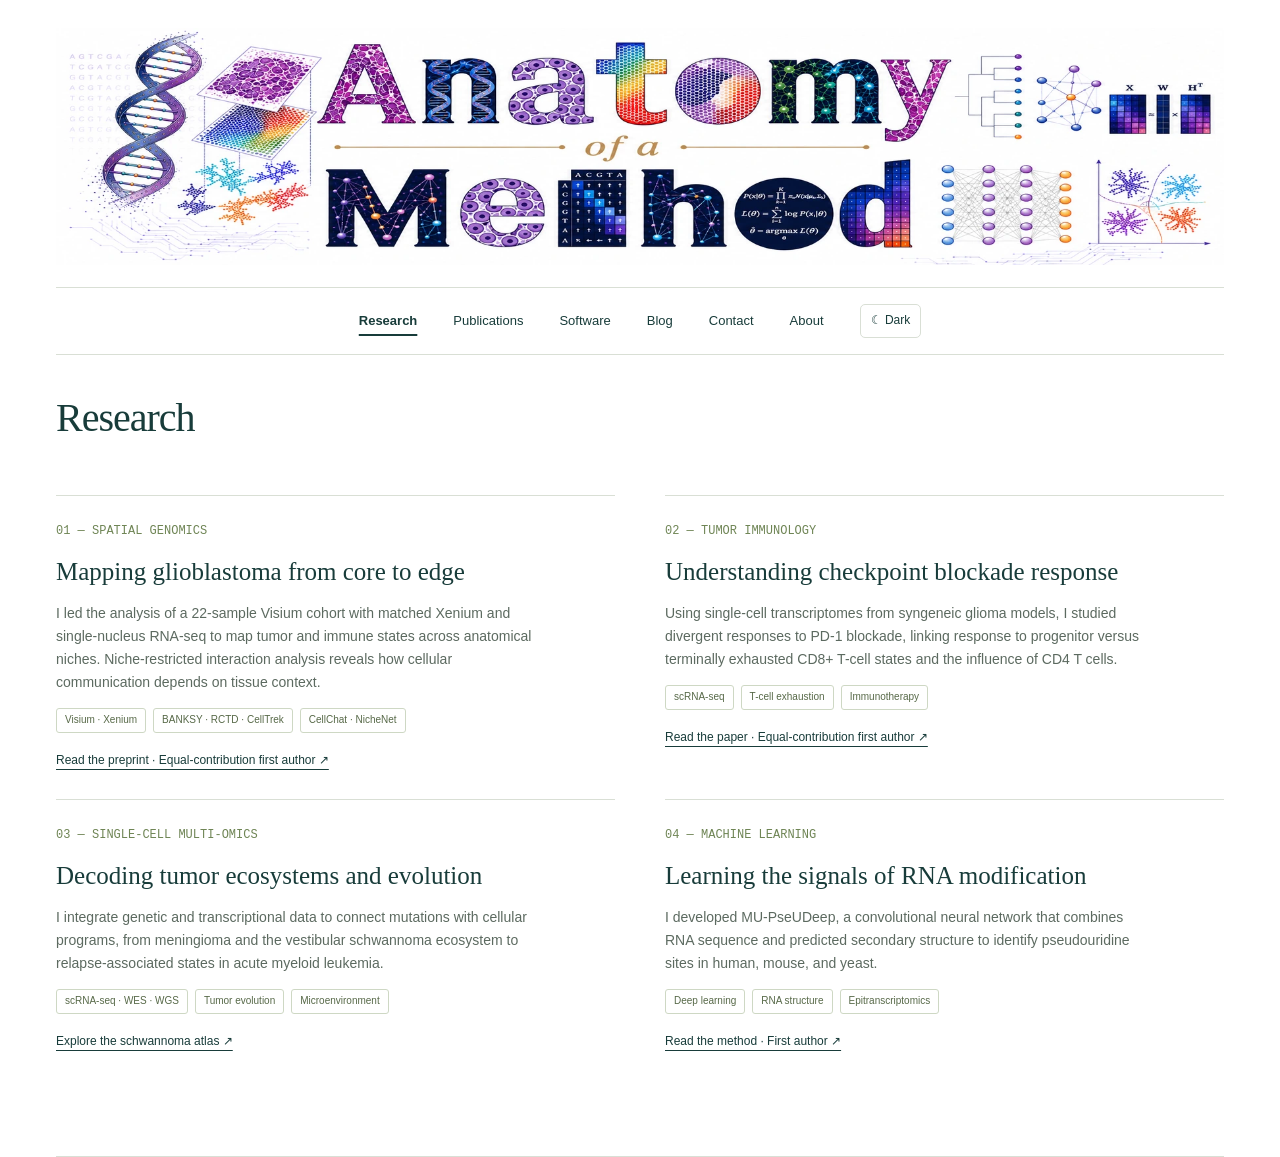
<file: index.html>
<html lang="en"><head>
<script src="site_libs/quarto-html/tabby.min.js"></script>
<script src="site_libs/quarto-html/popper.min.js"></script>
<script src="site_libs/quarto-html/tippy.umd.min.js"></script>
<link href="site_libs/quarto-html/tippy.css" rel="stylesheet">
<link href="site_libs/quarto-html/light-border.css" rel="stylesheet">
<link href="site_libs/quarto-html/quarto-html-afe927e19676d0e50b1726048be49fb1.min.css" rel="stylesheet" append-hash="true" data-mode="light">
<link href="site_libs/quarto-html/quarto-syntax-highlighting-5c1318cf63eba56dbef7ba16bc7d56f5.css" rel="stylesheet" id="quarto-text-highlighting-styles"><meta name="viewport" content="width=device-width,initial-scale=1"><title>Research | Saad Murtaza Khan</title>

<meta name="generator" content="quarto"><link rel="stylesheet" href="./styles-theme-v2.css">
<link rel="icon" href="assets/favicon.ico" sizes="any"><link rel="icon" type="image/png" href="assets/favicon.png"><meta property="og:type" content="website"><meta property="og:title" content="Research | Saad Murtaza Khan"><meta property="og:image" content="https://smk5g5.github.io/assets/site-thumbnail.png"><meta property="og:image:width" content="1200"><meta property="og:image:height" content="630"><meta property="og:image:alt" content="Anatomy of a Method scientific illustration"><meta name="twitter:card" content="summary_large_image"><meta name="twitter:image" content="https://smk5g5.github.io/assets/site-thumbnail.png"><script src="assets/theme.js"></script></head><body><div class="site-shell"><div class="method-banner" aria-label="Anatomy of a Method"><img src="./assets/anatomy-method-header.webp" width="1774" height="360" alt="Anatomy of a Method: DNA, histology, spatial cell patterns, networks, matrices, and machine learning" fetchpriority="high"></div>
<header class="below-banner"><nav aria-label="Main navigation">
<a href="./index.html" class="active" aria-current="page">Research</a>
<a href="./publications.html">Publications</a>
<a href="./software.html">Software</a>
<a href="./blog.html">Blog</a>
<a href="./contact.html">Contact</a>
<a href="./about.html">About</a>
<button id="theme-toggle" class="theme-toggle" type="button" aria-label="Switch to dark colors" aria-pressed="false">☾ Dark</button></nav></header><main class="site-content"><header id="title-block-header" class="quarto-title-block"><h1 class="page-heading title">Research</h1></header>
<div class="page-content"><section id="research"><div class="section-head"><div></div></div><div class="research">
<article class="project"><span class="project-num">01 — SPATIAL GENOMICS</span><h3>Mapping glioblastoma from core to edge</h3><p>I led the analysis of a 22-sample Visium cohort with matched Xenium and single-nucleus RNA-seq to map tumor and immune states across anatomical niches. Niche-restricted interaction analysis reveals how cellular communication depends on tissue context.</p><div class="tags"><span class="tag">Visium · Xenium</span><span class="tag">BANKSY · RCTD · CellTrek</span><span class="tag">CellChat · NicheNet</span></div><a href="https://doi.org/10.1101/2025.04.04.647096" target="_blank" rel="noopener">Read the preprint · Equal-contribution first author ↗</a></article>
<article class="project"><span class="project-num">02 — TUMOR IMMUNOLOGY</span><h3>Understanding checkpoint blockade response</h3><p>Using single-cell transcriptomes from syngeneic glioma models, I studied divergent responses to PD-1 blockade, linking response to progenitor versus terminally exhausted CD8+ T-cell states and the influence of CD4 T cells.</p><div class="tags"><span class="tag">scRNA-seq</span><span class="tag">T-cell exhaustion</span><span class="tag">Immunotherapy</span></div><a href="https://doi.org/10.1136/jitc-2022-005293" target="_blank" rel="noopener">Read the paper · Equal-contribution first author ↗</a></article>
<article class="project"><span class="project-num">03 — SINGLE-CELL MULTI-OMICS</span><h3>Decoding tumor ecosystems and evolution</h3><p>I integrate genetic and transcriptional data to connect mutations with cellular programs, from meningioma and the vestibular schwannoma ecosystem to relapse-associated states in acute myeloid leukemia.</p><div class="tags"><span class="tag">scRNA-seq · WES · WGS</span><span class="tag">Tumor evolution</span><span class="tag">Microenvironment</span></div><a href="https://doi.org/10.1038/s41467-023-42762-w" target="_blank" rel="noopener">Explore the schwannoma atlas ↗</a></article>
<article class="project"><span class="project-num">04 — MACHINE LEARNING</span><h3>Learning the signals of RNA modification</h3><p>I developed MU-PseUDeep, a convolutional neural network that combines RNA sequence and predicted secondary structure to identify pseudouridine sites in human, mouse, and yeast.</p><div class="tags"><span class="tag">Deep learning</span><span class="tag">RNA structure</span><span class="tag">Epitranscriptomics</span></div><a href="https://doi.org/10.1016/j.csbj.2020.07.010" target="_blank" rel="noopener">Read the method · First author ↗</a></article></div></section>
</div>
<script id="quarto-html-after-body" type="application/javascript">
  window.document.addEventListener("DOMContentLoaded", function (event) {
    const tabsets =  window.document.querySelectorAll(".panel-tabset-tabby")
    tabsets.forEach(function(tabset) {
      const tabby = new Tabby('#' + tabset.id);
    });
      var localhostRegex = new RegExp(/^(?:http|https):\/\/localhost\:?[0-9]*\//);
      var mailtoRegex = new RegExp(/^mailto:/);
        var filterRegex = new RegExp("https:\/\/smk5g5\.github\.io");
      var isInternal = (href) => {
          return filterRegex.test(href) || localhostRegex.test(href) || mailtoRegex.test(href);
      }
      // Inspect non-navigation links and adorn them if external
     var links = window.document.querySelectorAll('a[href]:not(.nav-link):not(.navbar-brand):not(.toc-action):not(.sidebar-link):not(.sidebar-item-toggle):not(.pagination-link):not(.no-external):not([aria-hidden]):not(.dropdown-item):not(.quarto-navigation-tool):not(.about-link)');
      for (var i=0; i<links.length; i++) {
        const link = links[i];
        if (!isInternal(link.href)) {
          // undo the damage that might have been done by quarto-nav.js in the case of
          // links that we want to consider external
          if (link.dataset.originalHref !== undefined) {
            link.href = link.dataset.originalHref;
          }
        }
      }
    function tippyHover(el, contentFn, onTriggerFn, onUntriggerFn) {
      const config = {
        allowHTML: true,
        maxWidth: 500,
        delay: 100,
        arrow: false,
        appendTo: function(el) {
            return el.parentElement;
        },
        interactive: true,
        interactiveBorder: 10,
        theme: 'light-border',
        placement: 'bottom-start',
      };
      if (contentFn) {
        config.content = contentFn;
      }
      if (onTriggerFn) {
        config.onTrigger = onTriggerFn;
      }
      if (onUntriggerFn) {
        config.onUntrigger = onUntriggerFn;
      }
      window.tippy(el, config); 
    }
    const noterefs = window.document.querySelectorAll('a[role="doc-noteref"]');
    for (var i=0; i<noterefs.length; i++) {
      const ref = noterefs[i];
      tippyHover(ref, function() {
        // use id or data attribute instead here
        let href = ref.getAttribute('data-footnote-href') || ref.getAttribute('href');
        try { href = new URL(href).hash; } catch {}
        const id = href.replace(/^#\/?/, "");
        const note = window.document.getElementById(id);
        if (note) {
          return note.innerHTML;
        } else {
          return "";
        }
      });
    }
    const xrefs = window.document.querySelectorAll('a.quarto-xref');
    const processXRef = (id, note) => {
      // Strip column container classes
      const stripColumnClz = (el) => {
        el.classList.remove("page-full", "page-columns");
        if (el.children) {
          for (const child of el.children) {
            stripColumnClz(child);
          }
        }
      }
      stripColumnClz(note)
      if (id === null || id.startsWith('sec-')) {
        // Special case sections, only their first couple elements
        const container = document.createElement("div");
        if (note.children && note.children.length > 2) {
          container.appendChild(note.children[0].cloneNode(true));
          for (let i = 1; i < note.children.length; i++) {
            const child = note.children[i];
            if (child.tagName === "P" && child.innerText === "") {
              continue;
            } else {
              container.appendChild(child.cloneNode(true));
              break;
            }
          }
          if (window.Quarto?.typesetMath) {
            window.Quarto.typesetMath(container);
          }
          return container.innerHTML
        } else {
          if (window.Quarto?.typesetMath) {
            window.Quarto.typesetMath(note);
          }
          return note.innerHTML;
        }
      } else {
        // Remove any anchor links if they are present
        const anchorLink = note.querySelector('a.anchorjs-link');
        if (anchorLink) {
          anchorLink.remove();
        }
        if (window.Quarto?.typesetMath) {
          window.Quarto.typesetMath(note);
        }
        if (note.classList.contains("callout")) {
          return note.outerHTML;
        } else {
          return note.innerHTML;
        }
      }
    }
    for (var i=0; i<xrefs.length; i++) {
      const xref = xrefs[i];
      tippyHover(xref, undefined, function(instance) {
        instance.disable();
        let url = xref.getAttribute('href');
        let hash = undefined; 
        if (url.startsWith('#')) {
          hash = url;
        } else {
          try { hash = new URL(url).hash; } catch {}
        }
        if (hash) {
          const id = hash.replace(/^#\/?/, "");
          const note = window.document.getElementById(id);
          if (note !== null) {
            try {
              const html = processXRef(id, note.cloneNode(true));
              instance.setContent(html);
            } finally {
              instance.enable();
              instance.show();
            }
          } else {
            // See if we can fetch this
            fetch(url.split('#')[0])
            .then(res => res.text())
            .then(html => {
              const parser = new DOMParser();
              const htmlDoc = parser.parseFromString(html, "text/html");
              const note = htmlDoc.getElementById(id);
              if (note !== null) {
                const html = processXRef(id, note);
                instance.setContent(html);
              } 
            }).finally(() => {
              instance.enable();
              instance.show();
            });
          }
        } else {
          // See if we can fetch a full url (with no hash to target)
          // This is a special case and we should probably do some content thinning / targeting
          fetch(url)
          .then(res => res.text())
          .then(html => {
            const parser = new DOMParser();
            const htmlDoc = parser.parseFromString(html, "text/html");
            const note = htmlDoc.querySelector('main.content');
            if (note !== null) {
              // This should only happen for chapter cross references
              // (since there is no id in the URL)
              // remove the first header
              if (note.children.length > 0 && note.children[0].tagName === "HEADER") {
                note.children[0].remove();
              }
              const html = processXRef(null, note);
              instance.setContent(html);
            } 
          }).finally(() => {
            instance.enable();
            instance.show();
          });
        }
      }, function(instance) {
      });
    }
        let selectedAnnoteEl;
        const selectorForAnnotation = ( cell, annotation) => {
          let cellAttr = 'data-code-cell="' + cell + '"';
          let lineAttr = 'data-code-annotation="' +  annotation + '"';
          const selector = 'span[' + cellAttr + '][' + lineAttr + ']';
          return selector;
        }
        const selectCodeLines = (annoteEl) => {
          const doc = window.document;
          const targetCell = annoteEl.getAttribute("data-target-cell");
          const targetAnnotation = annoteEl.getAttribute("data-target-annotation");
          const annoteSpan = window.document.querySelector(selectorForAnnotation(targetCell, targetAnnotation));
          const lines = annoteSpan.getAttribute("data-code-lines").split(",");
          const lineIds = lines.map((line) => {
            return targetCell + "-" + line;
          })
          let top = null;
          let height = null;
          let parent = null;
          if (lineIds.length > 0) {
              //compute the position of the single el (top and bottom and make a div)
              const el = window.document.getElementById(lineIds[0]);
              top = el.offsetTop;
              height = el.offsetHeight;
              parent = el.parentElement.parentElement;
            if (lineIds.length > 1) {
              const lastEl = window.document.getElementById(lineIds[lineIds.length - 1]);
              const bottom = lastEl.offsetTop + lastEl.offsetHeight;
              height = bottom - top;
            }
            if (top !== null && height !== null && parent !== null) {
              // cook up a div (if necessary) and position it 
              let div = window.document.getElementById("code-annotation-line-highlight");
              if (div === null) {
                div = window.document.createElement("div");
                div.setAttribute("id", "code-annotation-line-highlight");
                div.style.position = 'absolute';
                parent.appendChild(div);
              }
              div.style.top = top - 2 + "px";
              div.style.height = height + 4 + "px";
              div.style.left = 0;
              let gutterDiv = window.document.getElementById("code-annotation-line-highlight-gutter");
              if (gutterDiv === null) {
                gutterDiv = window.document.createElement("div");
                gutterDiv.setAttribute("id", "code-annotation-line-highlight-gutter");
                gutterDiv.style.position = 'absolute';
                const codeCell = window.document.getElementById(targetCell);
                const gutter = codeCell.querySelector('.code-annotation-gutter');
                gutter.appendChild(gutterDiv);
              }
              gutterDiv.style.top = top - 2 + "px";
              gutterDiv.style.height = height + 4 + "px";
            }
            selectedAnnoteEl = annoteEl;
          }
        };
        const unselectCodeLines = () => {
          const elementsIds = ["code-annotation-line-highlight", "code-annotation-line-highlight-gutter"];
          elementsIds.forEach((elId) => {
            const div = window.document.getElementById(elId);
            if (div) {
              div.remove();
            }
          });
          selectedAnnoteEl = undefined;
        };
          // Handle positioning of the toggle
      window.addEventListener(
        "resize",
        throttle(() => {
          elRect = undefined;
          if (selectedAnnoteEl) {
            selectCodeLines(selectedAnnoteEl);
          }
        }, 10)
      );
      function throttle(fn, ms) {
      let throttle = false;
      let timer;
        return (...args) => {
          if(!throttle) { // first call gets through
              fn.apply(this, args);
              throttle = true;
          } else { // all the others get throttled
              if(timer) clearTimeout(timer); // cancel #2
              timer = setTimeout(() => {
                fn.apply(this, args);
                timer = throttle = false;
              }, ms);
          }
        };
      }
        // Attach click handler to the DT
        const annoteDls = window.document.querySelectorAll('dt[data-target-cell]');
        for (const annoteDlNode of annoteDls) {
          annoteDlNode.addEventListener('click', (event) => {
            const clickedEl = event.target;
            if (clickedEl !== selectedAnnoteEl) {
              unselectCodeLines();
              const activeEl = window.document.querySelector('dt[data-target-cell].code-annotation-active');
              if (activeEl) {
                activeEl.classList.remove('code-annotation-active');
              }
              selectCodeLines(clickedEl);
              clickedEl.classList.add('code-annotation-active');
            } else {
              // Unselect the line
              unselectCodeLines();
              clickedEl.classList.remove('code-annotation-active');
            }
          });
        }
    const findCites = (el) => {
      const parentEl = el.parentElement;
      if (parentEl) {
        const cites = parentEl.dataset.cites;
        if (cites) {
          return {
            el,
            cites: cites.split(' ')
          };
        } else {
          return findCites(el.parentElement)
        }
      } else {
        return undefined;
      }
    };
    var bibliorefs = window.document.querySelectorAll('a[role="doc-biblioref"]');
    for (var i=0; i<bibliorefs.length; i++) {
      const ref = bibliorefs[i];
      const citeInfo = findCites(ref);
      if (citeInfo) {
        tippyHover(citeInfo.el, function() {
          var popup = window.document.createElement('div');
          citeInfo.cites.forEach(function(cite) {
            var citeDiv = window.document.createElement('div');
            citeDiv.classList.add('hanging-indent');
            citeDiv.classList.add('csl-entry');
            var biblioDiv = window.document.getElementById('ref-' + cite);
            if (biblioDiv) {
              citeDiv.innerHTML = biblioDiv.innerHTML;
            }
            popup.appendChild(citeDiv);
          });
          return popup.innerHTML;
        });
      }
    }
  });
  </script>
</main></div>
</body></html>
</file>
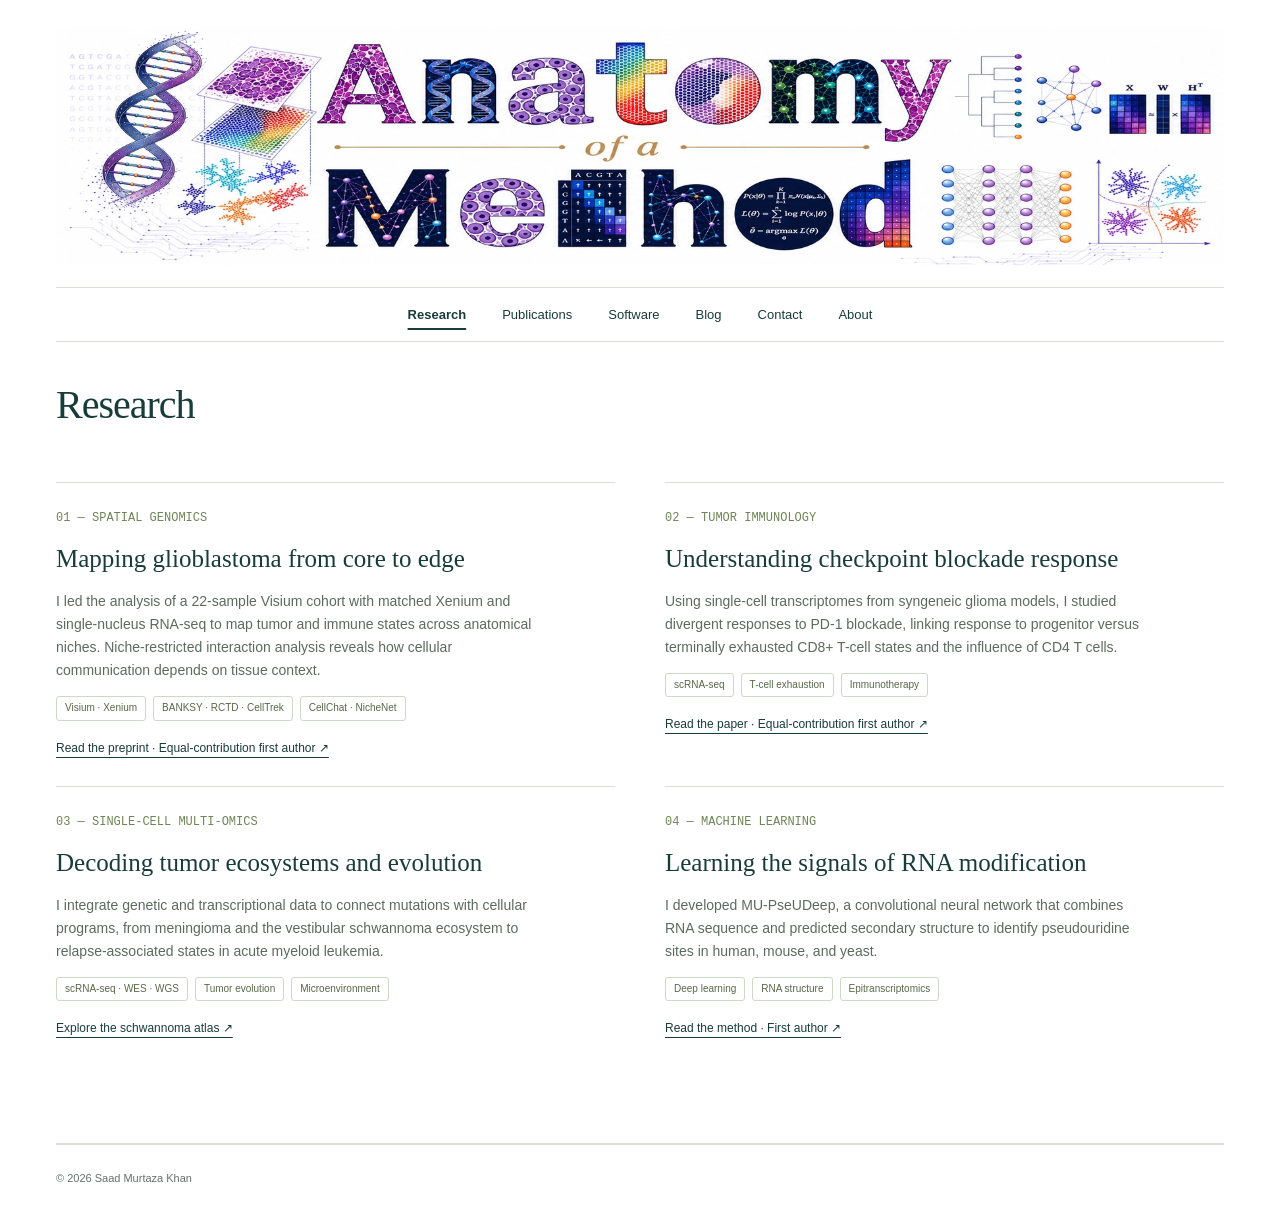
<file: public-site/index.html>
<html lang="en"><head>
<script src="site_libs/quarto-html/tabby.min.js"></script>
<script src="site_libs/quarto-html/popper.min.js"></script>
<script src="site_libs/quarto-html/tippy.umd.min.js"></script>
<link href="site_libs/quarto-html/tippy.css" rel="stylesheet">
<link href="site_libs/quarto-html/light-border.css" rel="stylesheet">
<link href="site_libs/quarto-html/quarto-html-afe927e19676d0e50b1726048be49fb1.min.css" rel="stylesheet" append-hash="true" data-mode="light">
<link href="site_libs/quarto-html/quarto-syntax-highlighting-5c1318cf63eba56dbef7ba16bc7d56f5.css" rel="stylesheet" id="quarto-text-highlighting-styles"><meta name="viewport" content="width=device-width,initial-scale=1"><title>Research | Saad Murtaza Khan</title>

<meta name="generator" content="quarto"><link rel="stylesheet" href="./styles.css">
</head><body><div class="site-shell"><div class="method-banner" aria-label="Anatomy of a Method"><img src="./assets/anatomy-method-header.webp" width="1774" height="360" alt="Anatomy of a Method: DNA, histology, spatial cell patterns, networks, matrices, and machine learning" fetchpriority="high"></div>
<header class="below-banner"><nav aria-label="Main navigation">
<a href="./index.html" class="active" aria-current="page">Research</a>
<a href="./publications.html">Publications</a>
<a href="./software.html">Software</a>
<a href="./blog.html">Blog</a>
<a href="./contact.html">Contact</a>
<a href="./about.html">About</a>
</nav></header><main class="site-content"><header id="title-block-header" class="quarto-title-block"><h1 class="page-heading title">Research</h1></header>
<div class="page-content"><section id="research"><div class="section-head"><div></div></div><div class="research">
<article class="project"><span class="project-num">01 — SPATIAL GENOMICS</span><h3>Mapping glioblastoma from core to edge</h3><p>I led the analysis of a 22-sample Visium cohort with matched Xenium and single-nucleus RNA-seq to map tumor and immune states across anatomical niches. Niche-restricted interaction analysis reveals how cellular communication depends on tissue context.</p><div class="tags"><span class="tag">Visium · Xenium</span><span class="tag">BANKSY · RCTD · CellTrek</span><span class="tag">CellChat · NicheNet</span></div><a href="https://doi.org/10.1101/2025.04.04.647096" target="_blank" rel="noopener">Read the preprint · Equal-contribution first author ↗</a></article>
<article class="project"><span class="project-num">02 — TUMOR IMMUNOLOGY</span><h3>Understanding checkpoint blockade response</h3><p>Using single-cell transcriptomes from syngeneic glioma models, I studied divergent responses to PD-1 blockade, linking response to progenitor versus terminally exhausted CD8+ T-cell states and the influence of CD4 T cells.</p><div class="tags"><span class="tag">scRNA-seq</span><span class="tag">T-cell exhaustion</span><span class="tag">Immunotherapy</span></div><a href="https://doi.org/10.1136/jitc-2022-005293" target="_blank" rel="noopener">Read the paper · Equal-contribution first author ↗</a></article>
<article class="project"><span class="project-num">03 — SINGLE-CELL MULTI-OMICS</span><h3>Decoding tumor ecosystems and evolution</h3><p>I integrate genetic and transcriptional data to connect mutations with cellular programs, from meningioma and the vestibular schwannoma ecosystem to relapse-associated states in acute myeloid leukemia.</p><div class="tags"><span class="tag">scRNA-seq · WES · WGS</span><span class="tag">Tumor evolution</span><span class="tag">Microenvironment</span></div><a href="https://doi.org/10.1038/s41467-023-42762-w" target="_blank" rel="noopener">Explore the schwannoma atlas ↗</a></article>
<article class="project"><span class="project-num">04 — MACHINE LEARNING</span><h3>Learning the signals of RNA modification</h3><p>I developed MU-PseUDeep, a convolutional neural network that combines RNA sequence and predicted secondary structure to identify pseudouridine sites in human, mouse, and yeast.</p><div class="tags"><span class="tag">Deep learning</span><span class="tag">RNA structure</span><span class="tag">Epitranscriptomics</span></div><a href="https://doi.org/10.1016/j.csbj.2020.07.010" target="_blank" rel="noopener">Read the method · First author ↗</a></article></div></section>
</div>
<script id="quarto-html-after-body" type="application/javascript">
  window.document.addEventListener("DOMContentLoaded", function (event) {
    const tabsets =  window.document.querySelectorAll(".panel-tabset-tabby")
    tabsets.forEach(function(tabset) {
      const tabby = new Tabby('#' + tabset.id);
    });
      var localhostRegex = new RegExp(/^(?:http|https):\/\/localhost\:?[0-9]*\//);
      var mailtoRegex = new RegExp(/^mailto:/);
        var filterRegex = new RegExp("https:\/\/smk5g5\.github\.io");
      var isInternal = (href) => {
          return filterRegex.test(href) || localhostRegex.test(href) || mailtoRegex.test(href);
      }
      // Inspect non-navigation links and adorn them if external
     var links = window.document.querySelectorAll('a[href]:not(.nav-link):not(.navbar-brand):not(.toc-action):not(.sidebar-link):not(.sidebar-item-toggle):not(.pagination-link):not(.no-external):not([aria-hidden]):not(.dropdown-item):not(.quarto-navigation-tool):not(.about-link)');
      for (var i=0; i<links.length; i++) {
        const link = links[i];
        if (!isInternal(link.href)) {
          // undo the damage that might have been done by quarto-nav.js in the case of
          // links that we want to consider external
          if (link.dataset.originalHref !== undefined) {
            link.href = link.dataset.originalHref;
          }
        }
      }
    function tippyHover(el, contentFn, onTriggerFn, onUntriggerFn) {
      const config = {
        allowHTML: true,
        maxWidth: 500,
        delay: 100,
        arrow: false,
        appendTo: function(el) {
            return el.parentElement;
        },
        interactive: true,
        interactiveBorder: 10,
        theme: 'light-border',
        placement: 'bottom-start',
      };
      if (contentFn) {
        config.content = contentFn;
      }
      if (onTriggerFn) {
        config.onTrigger = onTriggerFn;
      }
      if (onUntriggerFn) {
        config.onUntrigger = onUntriggerFn;
      }
      window.tippy(el, config); 
    }
    const noterefs = window.document.querySelectorAll('a[role="doc-noteref"]');
    for (var i=0; i<noterefs.length; i++) {
      const ref = noterefs[i];
      tippyHover(ref, function() {
        // use id or data attribute instead here
        let href = ref.getAttribute('data-footnote-href') || ref.getAttribute('href');
        try { href = new URL(href).hash; } catch {}
        const id = href.replace(/^#\/?/, "");
        const note = window.document.getElementById(id);
        if (note) {
          return note.innerHTML;
        } else {
          return "";
        }
      });
    }
    const xrefs = window.document.querySelectorAll('a.quarto-xref');
    const processXRef = (id, note) => {
      // Strip column container classes
      const stripColumnClz = (el) => {
        el.classList.remove("page-full", "page-columns");
        if (el.children) {
          for (const child of el.children) {
            stripColumnClz(child);
          }
        }
      }
      stripColumnClz(note)
      if (id === null || id.startsWith('sec-')) {
        // Special case sections, only their first couple elements
        const container = document.createElement("div");
        if (note.children && note.children.length > 2) {
          container.appendChild(note.children[0].cloneNode(true));
          for (let i = 1; i < note.children.length; i++) {
            const child = note.children[i];
            if (child.tagName === "P" && child.innerText === "") {
              continue;
            } else {
              container.appendChild(child.cloneNode(true));
              break;
            }
          }
          if (window.Quarto?.typesetMath) {
            window.Quarto.typesetMath(container);
          }
          return container.innerHTML
        } else {
          if (window.Quarto?.typesetMath) {
            window.Quarto.typesetMath(note);
          }
          return note.innerHTML;
        }
      } else {
        // Remove any anchor links if they are present
        const anchorLink = note.querySelector('a.anchorjs-link');
        if (anchorLink) {
          anchorLink.remove();
        }
        if (window.Quarto?.typesetMath) {
          window.Quarto.typesetMath(note);
        }
        if (note.classList.contains("callout")) {
          return note.outerHTML;
        } else {
          return note.innerHTML;
        }
      }
    }
    for (var i=0; i<xrefs.length; i++) {
      const xref = xrefs[i];
      tippyHover(xref, undefined, function(instance) {
        instance.disable();
        let url = xref.getAttribute('href');
        let hash = undefined; 
        if (url.startsWith('#')) {
          hash = url;
        } else {
          try { hash = new URL(url).hash; } catch {}
        }
        if (hash) {
          const id = hash.replace(/^#\/?/, "");
          const note = window.document.getElementById(id);
          if (note !== null) {
            try {
              const html = processXRef(id, note.cloneNode(true));
              instance.setContent(html);
            } finally {
              instance.enable();
              instance.show();
            }
          } else {
            // See if we can fetch this
            fetch(url.split('#')[0])
            .then(res => res.text())
            .then(html => {
              const parser = new DOMParser();
              const htmlDoc = parser.parseFromString(html, "text/html");
              const note = htmlDoc.getElementById(id);
              if (note !== null) {
                const html = processXRef(id, note);
                instance.setContent(html);
              } 
            }).finally(() => {
              instance.enable();
              instance.show();
            });
          }
        } else {
          // See if we can fetch a full url (with no hash to target)
          // This is a special case and we should probably do some content thinning / targeting
          fetch(url)
          .then(res => res.text())
          .then(html => {
            const parser = new DOMParser();
            const htmlDoc = parser.parseFromString(html, "text/html");
            const note = htmlDoc.querySelector('main.content');
            if (note !== null) {
              // This should only happen for chapter cross references
              // (since there is no id in the URL)
              // remove the first header
              if (note.children.length > 0 && note.children[0].tagName === "HEADER") {
                note.children[0].remove();
              }
              const html = processXRef(null, note);
              instance.setContent(html);
            } 
          }).finally(() => {
            instance.enable();
            instance.show();
          });
        }
      }, function(instance) {
      });
    }
        let selectedAnnoteEl;
        const selectorForAnnotation = ( cell, annotation) => {
          let cellAttr = 'data-code-cell="' + cell + '"';
          let lineAttr = 'data-code-annotation="' +  annotation + '"';
          const selector = 'span[' + cellAttr + '][' + lineAttr + ']';
          return selector;
        }
        const selectCodeLines = (annoteEl) => {
          const doc = window.document;
          const targetCell = annoteEl.getAttribute("data-target-cell");
          const targetAnnotation = annoteEl.getAttribute("data-target-annotation");
          const annoteSpan = window.document.querySelector(selectorForAnnotation(targetCell, targetAnnotation));
          const lines = annoteSpan.getAttribute("data-code-lines").split(",");
          const lineIds = lines.map((line) => {
            return targetCell + "-" + line;
          })
          let top = null;
          let height = null;
          let parent = null;
          if (lineIds.length > 0) {
              //compute the position of the single el (top and bottom and make a div)
              const el = window.document.getElementById(lineIds[0]);
              top = el.offsetTop;
              height = el.offsetHeight;
              parent = el.parentElement.parentElement;
            if (lineIds.length > 1) {
              const lastEl = window.document.getElementById(lineIds[lineIds.length - 1]);
              const bottom = lastEl.offsetTop + lastEl.offsetHeight;
              height = bottom - top;
            }
            if (top !== null && height !== null && parent !== null) {
              // cook up a div (if necessary) and position it 
              let div = window.document.getElementById("code-annotation-line-highlight");
              if (div === null) {
                div = window.document.createElement("div");
                div.setAttribute("id", "code-annotation-line-highlight");
                div.style.position = 'absolute';
                parent.appendChild(div);
              }
              div.style.top = top - 2 + "px";
              div.style.height = height + 4 + "px";
              div.style.left = 0;
              let gutterDiv = window.document.getElementById("code-annotation-line-highlight-gutter");
              if (gutterDiv === null) {
                gutterDiv = window.document.createElement("div");
                gutterDiv.setAttribute("id", "code-annotation-line-highlight-gutter");
                gutterDiv.style.position = 'absolute';
                const codeCell = window.document.getElementById(targetCell);
                const gutter = codeCell.querySelector('.code-annotation-gutter');
                gutter.appendChild(gutterDiv);
              }
              gutterDiv.style.top = top - 2 + "px";
              gutterDiv.style.height = height + 4 + "px";
            }
            selectedAnnoteEl = annoteEl;
          }
        };
        const unselectCodeLines = () => {
          const elementsIds = ["code-annotation-line-highlight", "code-annotation-line-highlight-gutter"];
          elementsIds.forEach((elId) => {
            const div = window.document.getElementById(elId);
            if (div) {
              div.remove();
            }
          });
          selectedAnnoteEl = undefined;
        };
          // Handle positioning of the toggle
      window.addEventListener(
        "resize",
        throttle(() => {
          elRect = undefined;
          if (selectedAnnoteEl) {
            selectCodeLines(selectedAnnoteEl);
          }
        }, 10)
      );
      function throttle(fn, ms) {
      let throttle = false;
      let timer;
        return (...args) => {
          if(!throttle) { // first call gets through
              fn.apply(this, args);
              throttle = true;
          } else { // all the others get throttled
              if(timer) clearTimeout(timer); // cancel #2
              timer = setTimeout(() => {
                fn.apply(this, args);
                timer = throttle = false;
              }, ms);
          }
        };
      }
        // Attach click handler to the DT
        const annoteDls = window.document.querySelectorAll('dt[data-target-cell]');
        for (const annoteDlNode of annoteDls) {
          annoteDlNode.addEventListener('click', (event) => {
            const clickedEl = event.target;
            if (clickedEl !== selectedAnnoteEl) {
              unselectCodeLines();
              const activeEl = window.document.querySelector('dt[data-target-cell].code-annotation-active');
              if (activeEl) {
                activeEl.classList.remove('code-annotation-active');
              }
              selectCodeLines(clickedEl);
              clickedEl.classList.add('code-annotation-active');
            } else {
              // Unselect the line
              unselectCodeLines();
              clickedEl.classList.remove('code-annotation-active');
            }
          });
        }
    const findCites = (el) => {
      const parentEl = el.parentElement;
      if (parentEl) {
        const cites = parentEl.dataset.cites;
        if (cites) {
          return {
            el,
            cites: cites.split(' ')
          };
        } else {
          return findCites(el.parentElement)
        }
      } else {
        return undefined;
      }
    };
    var bibliorefs = window.document.querySelectorAll('a[role="doc-biblioref"]');
    for (var i=0; i<bibliorefs.length; i++) {
      const ref = bibliorefs[i];
      const citeInfo = findCites(ref);
      if (citeInfo) {
        tippyHover(citeInfo.el, function() {
          var popup = window.document.createElement('div');
          citeInfo.cites.forEach(function(cite) {
            var citeDiv = window.document.createElement('div');
            citeDiv.classList.add('hanging-indent');
            citeDiv.classList.add('csl-entry');
            var biblioDiv = window.document.getElementById('ref-' + cite);
            if (biblioDiv) {
              citeDiv.innerHTML = biblioDiv.innerHTML;
            }
            popup.appendChild(citeDiv);
          });
          return popup.innerHTML;
        });
      }
    }
  });
  </script>
</main></div><footer class="site-footer">© 2026 Saad Murtaza Khan</footer>
</body></html>
</file>
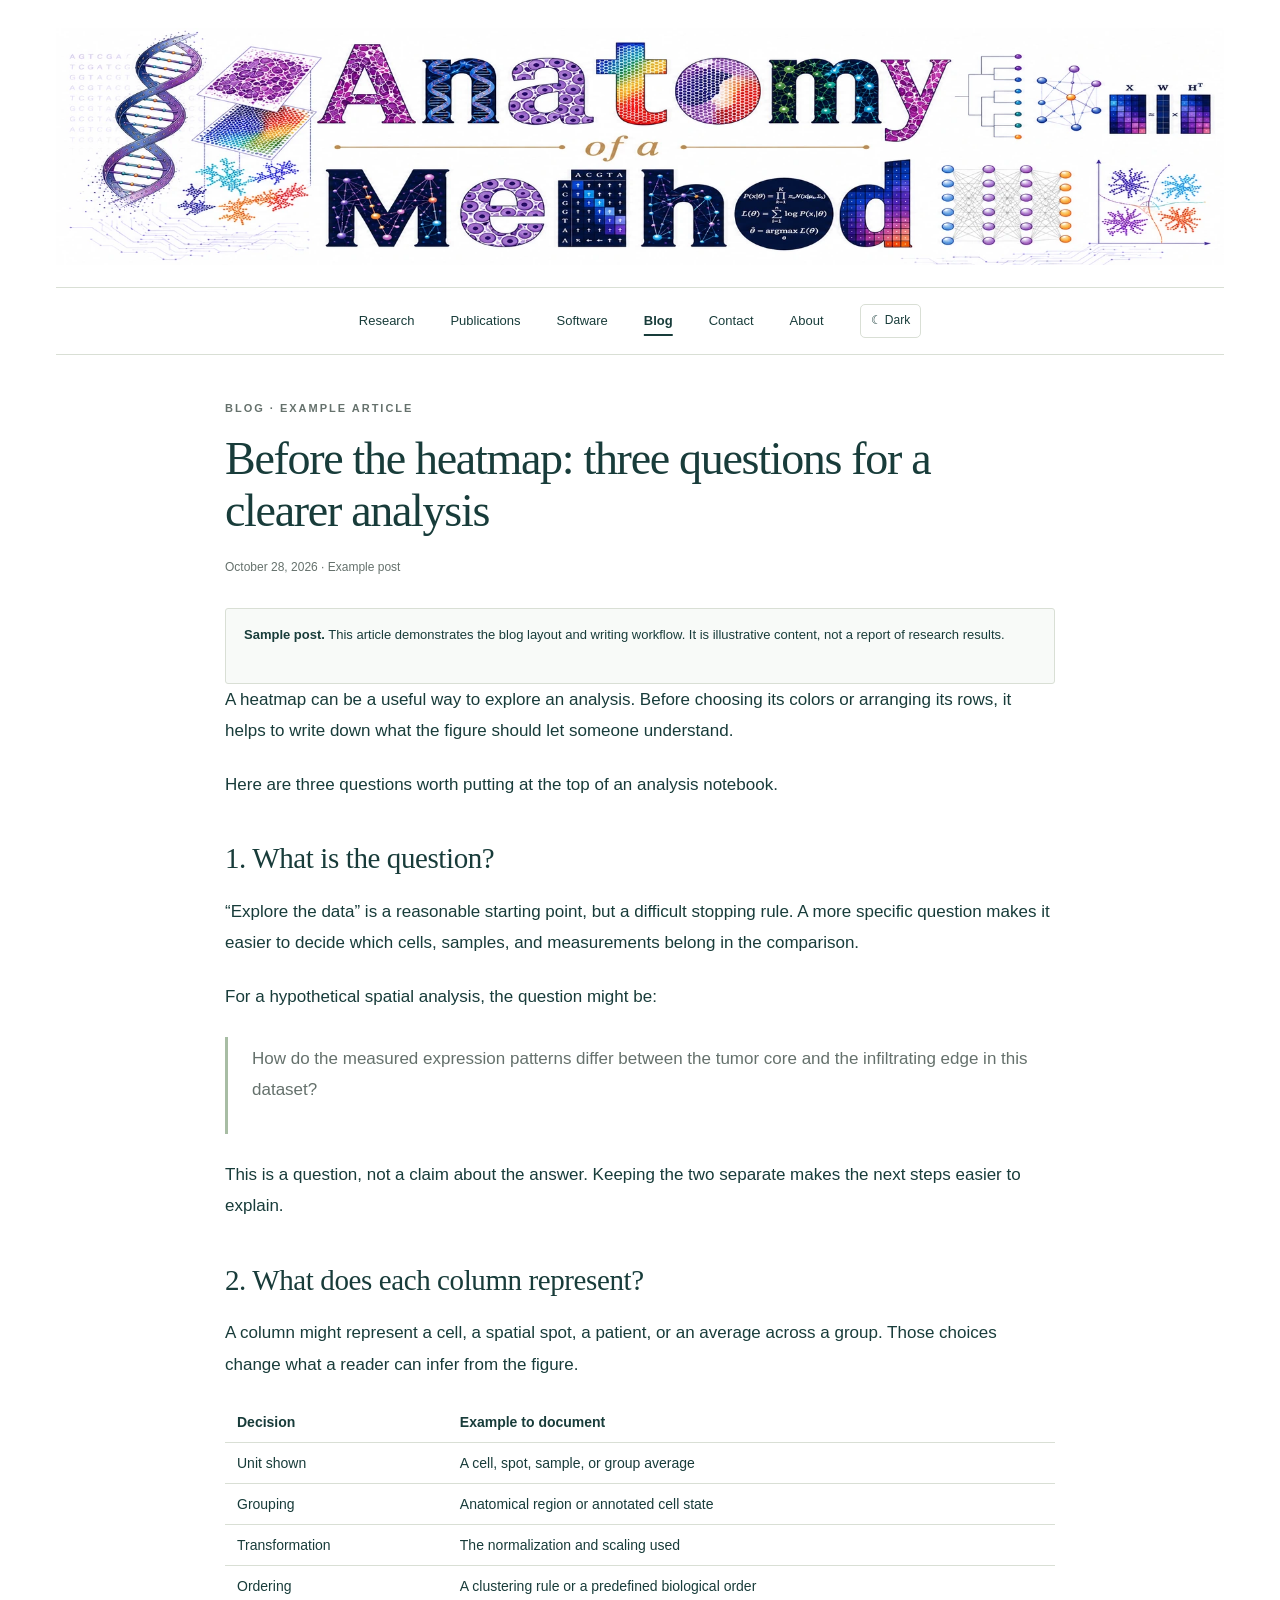
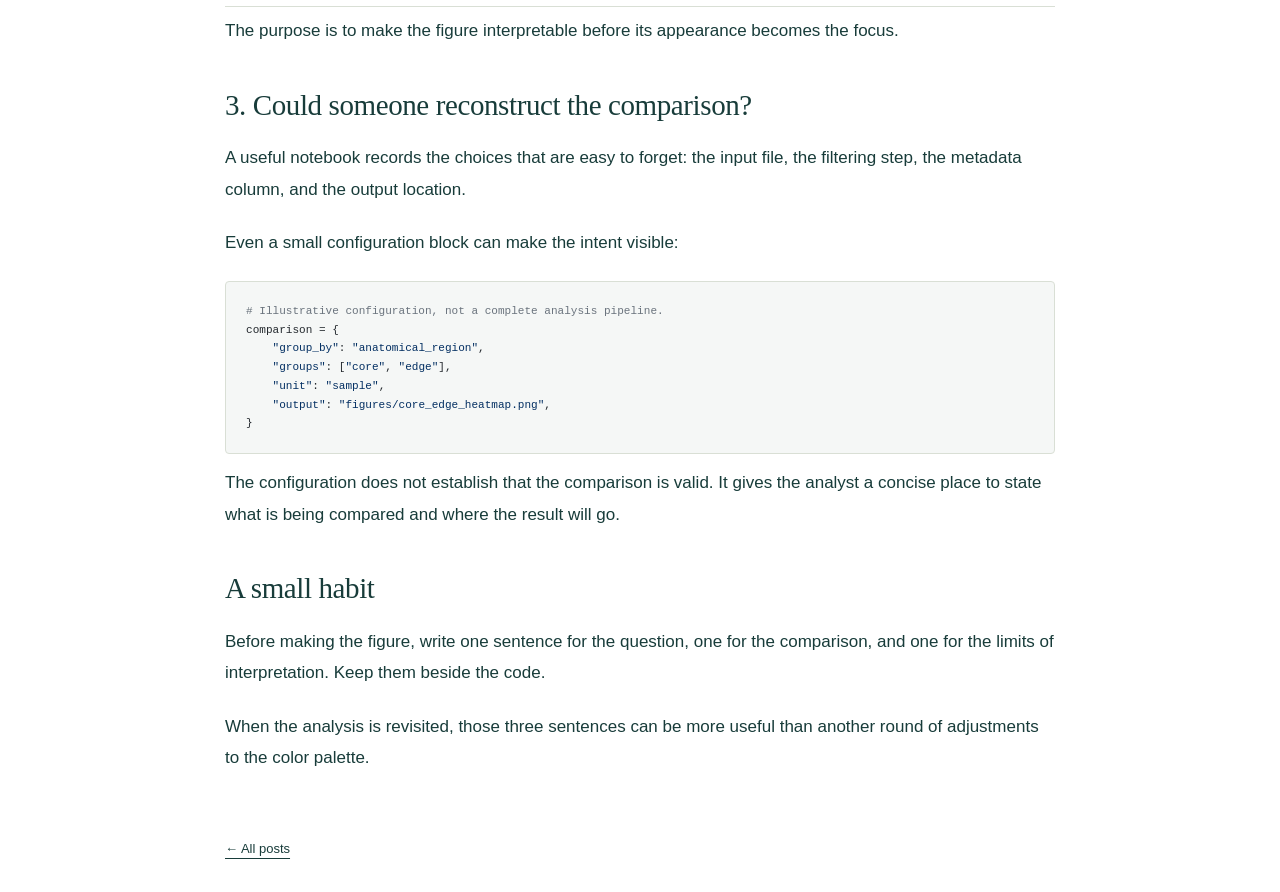
<file: posts/before-the-heatmap/index.html>
<html lang="en"><head>
<script src="../../site_libs/quarto-html/tabby.min.js"></script>
<script src="../../site_libs/quarto-html/popper.min.js"></script>
<script src="../../site_libs/quarto-html/tippy.umd.min.js"></script>
<link href="../../site_libs/quarto-html/tippy.css" rel="stylesheet">
<link href="../../site_libs/quarto-html/light-border.css" rel="stylesheet">
<link href="../../site_libs/quarto-html/quarto-html-afe927e19676d0e50b1726048be49fb1.min.css" rel="stylesheet" append-hash="true" data-mode="light">
<link href="../../site_libs/quarto-html/quarto-syntax-highlighting-5c1318cf63eba56dbef7ba16bc7d56f5.css" rel="stylesheet" id="quarto-text-highlighting-styles"><meta name="viewport" content="width=device-width,initial-scale=1"><title>Before the heatmap: three questions for a clearer analysis | Saad Murtaza Khan</title>
<meta name="description" content="A short example post about defining a question, choosing a comparison, and making an analysis easier to revisit.">
<meta name="generator" content="quarto"><link rel="stylesheet" href="../../styles-theme-v2.css">
<link rel="icon" href="../../assets/favicon.ico" sizes="any"><link rel="icon" type="image/png" href="../../assets/favicon.png"><meta property="og:type" content="website"><meta property="og:title" content="Before the heatmap: three questions for a clearer analysis | Saad Murtaza Khan"><meta property="og:image" content="https://smk5g5.github.io/assets/site-thumbnail.png"><meta property="og:image:width" content="1200"><meta property="og:image:height" content="630"><meta property="og:image:alt" content="Anatomy of a Method scientific illustration"><meta name="twitter:card" content="summary_large_image"><meta name="twitter:image" content="https://smk5g5.github.io/assets/site-thumbnail.png"><script src="../../assets/theme.js"></script></head><body><div class="site-shell"><div class="method-banner" aria-label="Anatomy of a Method"><img src="../../assets/anatomy-method-header.webp" width="1774" height="360" alt="Anatomy of a Method: DNA, histology, spatial cell patterns, networks, matrices, and machine learning" fetchpriority="high"></div>
<header class="below-banner"><nav aria-label="Main navigation">
<a href="../../index.html">Research</a>
<a href="../../publications.html">Publications</a>
<a href="../../software.html">Software</a>
<a href="../../blog.html" class="active" aria-current="page">Blog</a>
<a href="../../contact.html">Contact</a>
<a href="../../about.html">About</a>
<button id="theme-toggle" class="theme-toggle" type="button" aria-label="Switch to dark colors" aria-pressed="false">☾ Dark</button></nav></header><main class="site-content"><header id="title-block-header" class="quarto-title-block"></header>
<div class="post-heading"><div class="eyebrow">Blog · Example article</div><h1>Before the heatmap: three questions for a clearer analysis</h1><p class="post-meta">October 28, 2026 · Example post</p></div><article class="post-content"><div class="sample-note">
<p><strong>Sample post.</strong> This article demonstrates the blog layout and writing workflow. It is illustrative content, not a report of research results.</p>
</div>
<p>A heatmap can be a useful way to explore an analysis. Before choosing its colors or arranging its rows, it helps to write down what the figure should let someone understand.</p>
<p>Here are three questions worth putting at the top of an analysis notebook.</p>
<h2 id="what-is-the-question">1. What is the question?</h2>
<p>“Explore the data” is a reasonable starting point, but a difficult stopping rule. A more specific question makes it easier to decide which cells, samples, and measurements belong in the comparison.</p>
<p>For a hypothetical spatial analysis, the question might be:</p>
<blockquote>
<p>How do the measured expression patterns differ between the tumor core and the infiltrating edge in this dataset?</p>
</blockquote>
<p>This is a question, not a claim about the answer. Keeping the two separate makes the next steps easier to explain.</p>
<h2 id="what-does-each-column-represent">2. What does each column represent?</h2>
<p>A column might represent a cell, a spatial spot, a patient, or an average across a group. Those choices change what a reader can infer from the figure.</p>
<table class="caption-top">
<thead>
<tr class="header">
<th>Decision</th>
<th>Example to document</th>
</tr>
</thead>
<tbody>
<tr class="odd">
<td>Unit shown</td>
<td>A cell, spot, sample, or group average</td>
</tr>
<tr class="even">
<td>Grouping</td>
<td>Anatomical region or annotated cell state</td>
</tr>
<tr class="odd">
<td>Transformation</td>
<td>The normalization and scaling used</td>
</tr>
<tr class="even">
<td>Ordering</td>
<td>A clustering rule or a predefined biological order</td>
</tr>
</tbody>
</table>
<p>The purpose is to make the figure interpretable before its appearance becomes the focus.</p>
<h2 id="could-someone-reconstruct-the-comparison">3. Could someone reconstruct the comparison?</h2>
<p>A useful notebook records the choices that are easy to forget: the input file, the filtering step, the metadata column, and the output location.</p>
<p>Even a small configuration block can make the intent visible:</p>
<div class="sourceCode" id="cb1"><pre class="sourceCode python"><code class="sourceCode python"><span id="cb1-1"><a href="#cb1-1" aria-hidden="true" tabindex="-1"></a><span class="co"># Illustrative configuration, not a complete analysis pipeline.</span></span>
<span id="cb1-2"><a href="#cb1-2" aria-hidden="true" tabindex="-1"></a>comparison <span class="op">=</span> {</span>
<span id="cb1-3"><a href="#cb1-3" aria-hidden="true" tabindex="-1"></a>    <span class="st">"group_by"</span>: <span class="st">"anatomical_region"</span>,</span>
<span id="cb1-4"><a href="#cb1-4" aria-hidden="true" tabindex="-1"></a>    <span class="st">"groups"</span>: [<span class="st">"core"</span>, <span class="st">"edge"</span>],</span>
<span id="cb1-5"><a href="#cb1-5" aria-hidden="true" tabindex="-1"></a>    <span class="st">"unit"</span>: <span class="st">"sample"</span>,</span>
<span id="cb1-6"><a href="#cb1-6" aria-hidden="true" tabindex="-1"></a>    <span class="st">"output"</span>: <span class="st">"figures/core_edge_heatmap.png"</span>,</span>
<span id="cb1-7"><a href="#cb1-7" aria-hidden="true" tabindex="-1"></a>}</span></code></pre></div>
<p>The configuration does not establish that the comparison is valid. It gives the analyst a concise place to state what is being compared and where the result will go.</p>
<h2 id="a-small-habit">A small habit</h2>
<p>Before making the figure, write one sentence for the question, one for the comparison, and one for the limits of interpretation. Keep them beside the code.</p>
<p>When the analysis is revisited, those three sentences can be more useful than another round of adjustments to the color palette.</p>
</article><p class="post-back"><a href="../../blog.html">← All posts</a></p>

<script id="quarto-html-after-body" type="application/javascript">
  window.document.addEventListener("DOMContentLoaded", function (event) {
    const tabsets =  window.document.querySelectorAll(".panel-tabset-tabby")
    tabsets.forEach(function(tabset) {
      const tabby = new Tabby('#' + tabset.id);
    });
      var localhostRegex = new RegExp(/^(?:http|https):\/\/localhost\:?[0-9]*\//);
      var mailtoRegex = new RegExp(/^mailto:/);
        var filterRegex = new RegExp("https:\/\/smk5g5\.github\.io");
      var isInternal = (href) => {
          return filterRegex.test(href) || localhostRegex.test(href) || mailtoRegex.test(href);
      }
      // Inspect non-navigation links and adorn them if external
     var links = window.document.querySelectorAll('a[href]:not(.nav-link):not(.navbar-brand):not(.toc-action):not(.sidebar-link):not(.sidebar-item-toggle):not(.pagination-link):not(.no-external):not([aria-hidden]):not(.dropdown-item):not(.quarto-navigation-tool):not(.about-link)');
      for (var i=0; i<links.length; i++) {
        const link = links[i];
        if (!isInternal(link.href)) {
          // undo the damage that might have been done by quarto-nav.js in the case of
          // links that we want to consider external
          if (link.dataset.originalHref !== undefined) {
            link.href = link.dataset.originalHref;
          }
        }
      }
    function tippyHover(el, contentFn, onTriggerFn, onUntriggerFn) {
      const config = {
        allowHTML: true,
        maxWidth: 500,
        delay: 100,
        arrow: false,
        appendTo: function(el) {
            return el.parentElement;
        },
        interactive: true,
        interactiveBorder: 10,
        theme: 'light-border',
        placement: 'bottom-start',
      };
      if (contentFn) {
        config.content = contentFn;
      }
      if (onTriggerFn) {
        config.onTrigger = onTriggerFn;
      }
      if (onUntriggerFn) {
        config.onUntrigger = onUntriggerFn;
      }
      window.tippy(el, config); 
    }
    const noterefs = window.document.querySelectorAll('a[role="doc-noteref"]');
    for (var i=0; i<noterefs.length; i++) {
      const ref = noterefs[i];
      tippyHover(ref, function() {
        // use id or data attribute instead here
        let href = ref.getAttribute('data-footnote-href') || ref.getAttribute('href');
        try { href = new URL(href).hash; } catch {}
        const id = href.replace(/^#\/?/, "");
        const note = window.document.getElementById(id);
        if (note) {
          return note.innerHTML;
        } else {
          return "";
        }
      });
    }
    const xrefs = window.document.querySelectorAll('a.quarto-xref');
    const processXRef = (id, note) => {
      // Strip column container classes
      const stripColumnClz = (el) => {
        el.classList.remove("page-full", "page-columns");
        if (el.children) {
          for (const child of el.children) {
            stripColumnClz(child);
          }
        }
      }
      stripColumnClz(note)
      if (id === null || id.startsWith('sec-')) {
        // Special case sections, only their first couple elements
        const container = document.createElement("div");
        if (note.children && note.children.length > 2) {
          container.appendChild(note.children[0].cloneNode(true));
          for (let i = 1; i < note.children.length; i++) {
            const child = note.children[i];
            if (child.tagName === "P" && child.innerText === "") {
              continue;
            } else {
              container.appendChild(child.cloneNode(true));
              break;
            }
          }
          if (window.Quarto?.typesetMath) {
            window.Quarto.typesetMath(container);
          }
          return container.innerHTML
        } else {
          if (window.Quarto?.typesetMath) {
            window.Quarto.typesetMath(note);
          }
          return note.innerHTML;
        }
      } else {
        // Remove any anchor links if they are present
        const anchorLink = note.querySelector('a.anchorjs-link');
        if (anchorLink) {
          anchorLink.remove();
        }
        if (window.Quarto?.typesetMath) {
          window.Quarto.typesetMath(note);
        }
        if (note.classList.contains("callout")) {
          return note.outerHTML;
        } else {
          return note.innerHTML;
        }
      }
    }
    for (var i=0; i<xrefs.length; i++) {
      const xref = xrefs[i];
      tippyHover(xref, undefined, function(instance) {
        instance.disable();
        let url = xref.getAttribute('href');
        let hash = undefined; 
        if (url.startsWith('#')) {
          hash = url;
        } else {
          try { hash = new URL(url).hash; } catch {}
        }
        if (hash) {
          const id = hash.replace(/^#\/?/, "");
          const note = window.document.getElementById(id);
          if (note !== null) {
            try {
              const html = processXRef(id, note.cloneNode(true));
              instance.setContent(html);
            } finally {
              instance.enable();
              instance.show();
            }
          } else {
            // See if we can fetch this
            fetch(url.split('#')[0])
            .then(res => res.text())
            .then(html => {
              const parser = new DOMParser();
              const htmlDoc = parser.parseFromString(html, "text/html");
              const note = htmlDoc.getElementById(id);
              if (note !== null) {
                const html = processXRef(id, note);
                instance.setContent(html);
              } 
            }).finally(() => {
              instance.enable();
              instance.show();
            });
          }
        } else {
          // See if we can fetch a full url (with no hash to target)
          // This is a special case and we should probably do some content thinning / targeting
          fetch(url)
          .then(res => res.text())
          .then(html => {
            const parser = new DOMParser();
            const htmlDoc = parser.parseFromString(html, "text/html");
            const note = htmlDoc.querySelector('main.content');
            if (note !== null) {
              // This should only happen for chapter cross references
              // (since there is no id in the URL)
              // remove the first header
              if (note.children.length > 0 && note.children[0].tagName === "HEADER") {
                note.children[0].remove();
              }
              const html = processXRef(null, note);
              instance.setContent(html);
            } 
          }).finally(() => {
            instance.enable();
            instance.show();
          });
        }
      }, function(instance) {
      });
    }
        let selectedAnnoteEl;
        const selectorForAnnotation = ( cell, annotation) => {
          let cellAttr = 'data-code-cell="' + cell + '"';
          let lineAttr = 'data-code-annotation="' +  annotation + '"';
          const selector = 'span[' + cellAttr + '][' + lineAttr + ']';
          return selector;
        }
        const selectCodeLines = (annoteEl) => {
          const doc = window.document;
          const targetCell = annoteEl.getAttribute("data-target-cell");
          const targetAnnotation = annoteEl.getAttribute("data-target-annotation");
          const annoteSpan = window.document.querySelector(selectorForAnnotation(targetCell, targetAnnotation));
          const lines = annoteSpan.getAttribute("data-code-lines").split(",");
          const lineIds = lines.map((line) => {
            return targetCell + "-" + line;
          })
          let top = null;
          let height = null;
          let parent = null;
          if (lineIds.length > 0) {
              //compute the position of the single el (top and bottom and make a div)
              const el = window.document.getElementById(lineIds[0]);
              top = el.offsetTop;
              height = el.offsetHeight;
              parent = el.parentElement.parentElement;
            if (lineIds.length > 1) {
              const lastEl = window.document.getElementById(lineIds[lineIds.length - 1]);
              const bottom = lastEl.offsetTop + lastEl.offsetHeight;
              height = bottom - top;
            }
            if (top !== null && height !== null && parent !== null) {
              // cook up a div (if necessary) and position it 
              let div = window.document.getElementById("code-annotation-line-highlight");
              if (div === null) {
                div = window.document.createElement("div");
                div.setAttribute("id", "code-annotation-line-highlight");
                div.style.position = 'absolute';
                parent.appendChild(div);
              }
              div.style.top = top - 2 + "px";
              div.style.height = height + 4 + "px";
              div.style.left = 0;
              let gutterDiv = window.document.getElementById("code-annotation-line-highlight-gutter");
              if (gutterDiv === null) {
                gutterDiv = window.document.createElement("div");
                gutterDiv.setAttribute("id", "code-annotation-line-highlight-gutter");
                gutterDiv.style.position = 'absolute';
                const codeCell = window.document.getElementById(targetCell);
                const gutter = codeCell.querySelector('.code-annotation-gutter');
                gutter.appendChild(gutterDiv);
              }
              gutterDiv.style.top = top - 2 + "px";
              gutterDiv.style.height = height + 4 + "px";
            }
            selectedAnnoteEl = annoteEl;
          }
        };
        const unselectCodeLines = () => {
          const elementsIds = ["code-annotation-line-highlight", "code-annotation-line-highlight-gutter"];
          elementsIds.forEach((elId) => {
            const div = window.document.getElementById(elId);
            if (div) {
              div.remove();
            }
          });
          selectedAnnoteEl = undefined;
        };
          // Handle positioning of the toggle
      window.addEventListener(
        "resize",
        throttle(() => {
          elRect = undefined;
          if (selectedAnnoteEl) {
            selectCodeLines(selectedAnnoteEl);
          }
        }, 10)
      );
      function throttle(fn, ms) {
      let throttle = false;
      let timer;
        return (...args) => {
          if(!throttle) { // first call gets through
              fn.apply(this, args);
              throttle = true;
          } else { // all the others get throttled
              if(timer) clearTimeout(timer); // cancel #2
              timer = setTimeout(() => {
                fn.apply(this, args);
                timer = throttle = false;
              }, ms);
          }
        };
      }
        // Attach click handler to the DT
        const annoteDls = window.document.querySelectorAll('dt[data-target-cell]');
        for (const annoteDlNode of annoteDls) {
          annoteDlNode.addEventListener('click', (event) => {
            const clickedEl = event.target;
            if (clickedEl !== selectedAnnoteEl) {
              unselectCodeLines();
              const activeEl = window.document.querySelector('dt[data-target-cell].code-annotation-active');
              if (activeEl) {
                activeEl.classList.remove('code-annotation-active');
              }
              selectCodeLines(clickedEl);
              clickedEl.classList.add('code-annotation-active');
            } else {
              // Unselect the line
              unselectCodeLines();
              clickedEl.classList.remove('code-annotation-active');
            }
          });
        }
    const findCites = (el) => {
      const parentEl = el.parentElement;
      if (parentEl) {
        const cites = parentEl.dataset.cites;
        if (cites) {
          return {
            el,
            cites: cites.split(' ')
          };
        } else {
          return findCites(el.parentElement)
        }
      } else {
        return undefined;
      }
    };
    var bibliorefs = window.document.querySelectorAll('a[role="doc-biblioref"]');
    for (var i=0; i<bibliorefs.length; i++) {
      const ref = bibliorefs[i];
      const citeInfo = findCites(ref);
      if (citeInfo) {
        tippyHover(citeInfo.el, function() {
          var popup = window.document.createElement('div');
          citeInfo.cites.forEach(function(cite) {
            var citeDiv = window.document.createElement('div');
            citeDiv.classList.add('hanging-indent');
            citeDiv.classList.add('csl-entry');
            var biblioDiv = window.document.getElementById('ref-' + cite);
            if (biblioDiv) {
              citeDiv.innerHTML = biblioDiv.innerHTML;
            }
            popup.appendChild(citeDiv);
          });
          return popup.innerHTML;
        });
      }
    }
  });
  </script>
</main></div>
</body></html>
</file>
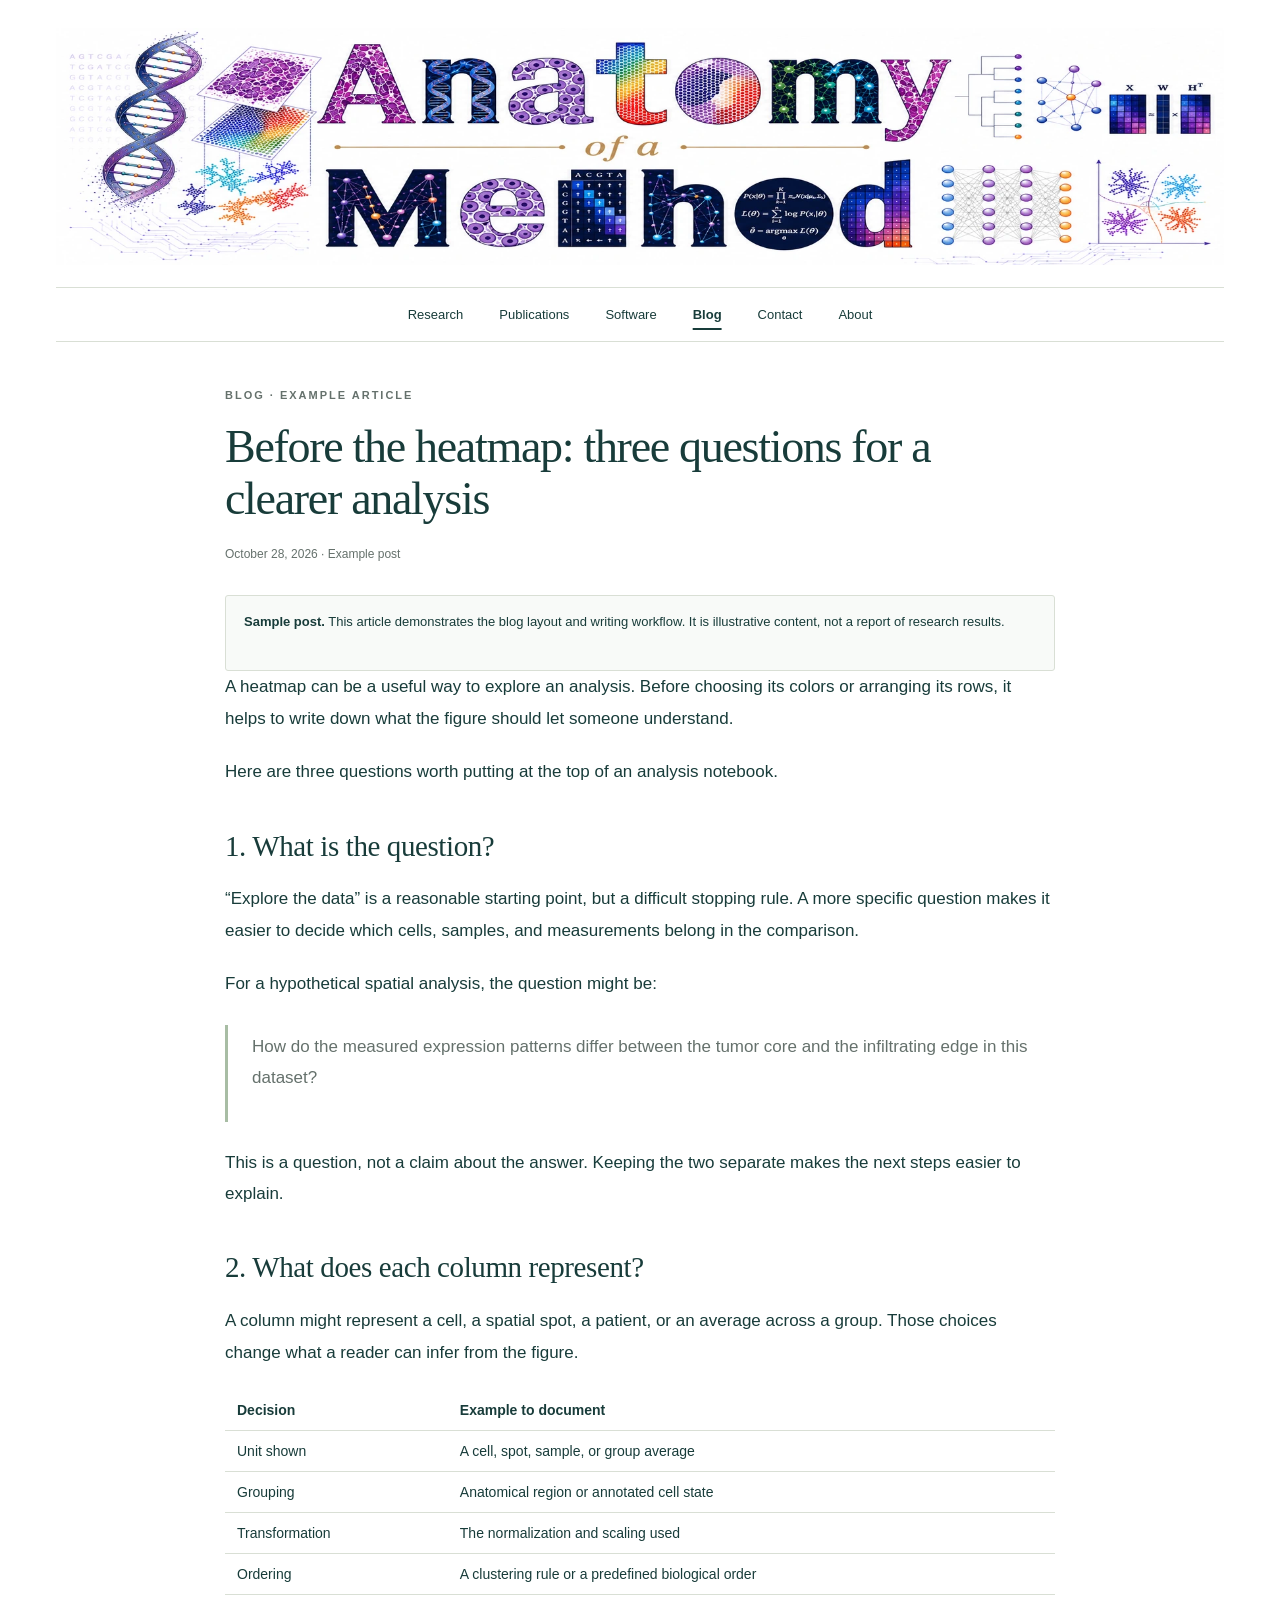
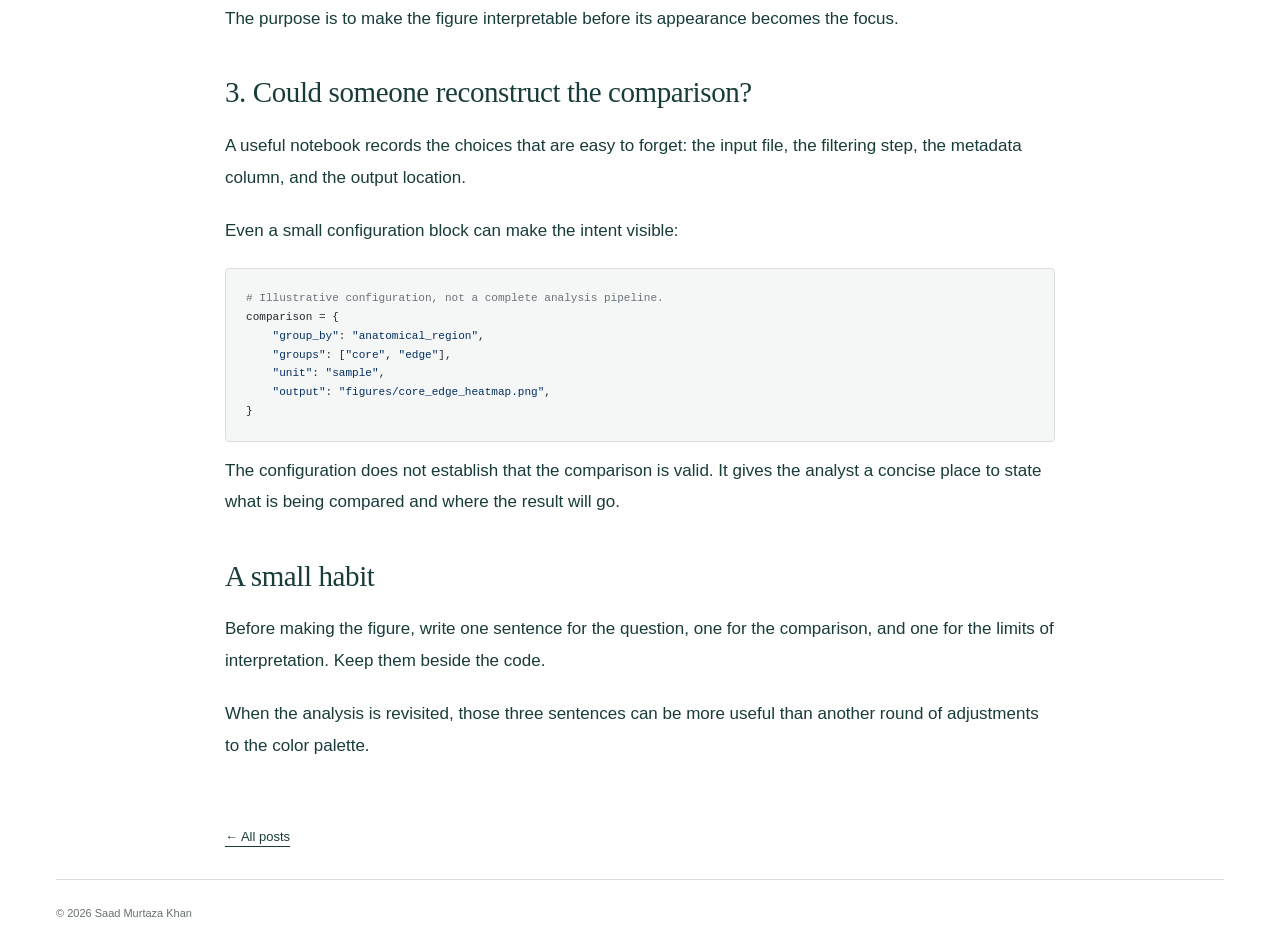
<file: public-site/posts/before-the-heatmap/index.html>
<html lang="en"><head>
<script src="../../site_libs/quarto-html/tabby.min.js"></script>
<script src="../../site_libs/quarto-html/popper.min.js"></script>
<script src="../../site_libs/quarto-html/tippy.umd.min.js"></script>
<link href="../../site_libs/quarto-html/tippy.css" rel="stylesheet">
<link href="../../site_libs/quarto-html/light-border.css" rel="stylesheet">
<link href="../../site_libs/quarto-html/quarto-html-afe927e19676d0e50b1726048be49fb1.min.css" rel="stylesheet" append-hash="true" data-mode="light">
<link href="../../site_libs/quarto-html/quarto-syntax-highlighting-5c1318cf63eba56dbef7ba16bc7d56f5.css" rel="stylesheet" id="quarto-text-highlighting-styles"><meta name="viewport" content="width=device-width,initial-scale=1"><title>Before the heatmap: three questions for a clearer analysis | Saad Murtaza Khan</title>
<meta name="description" content="A short example post about defining a question, choosing a comparison, and making an analysis easier to revisit.">
<meta name="generator" content="quarto"><link rel="stylesheet" href="../../styles.css">
</head><body><div class="site-shell"><div class="method-banner" aria-label="Anatomy of a Method"><img src="../../assets/anatomy-method-header.webp" width="1774" height="360" alt="Anatomy of a Method: DNA, histology, spatial cell patterns, networks, matrices, and machine learning" fetchpriority="high"></div>
<header class="below-banner"><nav aria-label="Main navigation">
<a href="../../index.html">Research</a>
<a href="../../publications.html">Publications</a>
<a href="../../software.html">Software</a>
<a href="../../blog.html" class="active" aria-current="page">Blog</a>
<a href="../../contact.html">Contact</a>
<a href="../../about.html">About</a>
</nav></header><main class="site-content"><header id="title-block-header" class="quarto-title-block"></header>
<div class="post-heading"><div class="eyebrow">Blog · Example article</div><h1>Before the heatmap: three questions for a clearer analysis</h1><p class="post-meta">October 28, 2026 · Example post</p></div><article class="post-content"><div class="sample-note">
<p><strong>Sample post.</strong> This article demonstrates the blog layout and writing workflow. It is illustrative content, not a report of research results.</p>
</div>
<p>A heatmap can be a useful way to explore an analysis. Before choosing its colors or arranging its rows, it helps to write down what the figure should let someone understand.</p>
<p>Here are three questions worth putting at the top of an analysis notebook.</p>
<h2 id="what-is-the-question">1. What is the question?</h2>
<p>“Explore the data” is a reasonable starting point, but a difficult stopping rule. A more specific question makes it easier to decide which cells, samples, and measurements belong in the comparison.</p>
<p>For a hypothetical spatial analysis, the question might be:</p>
<blockquote>
<p>How do the measured expression patterns differ between the tumor core and the infiltrating edge in this dataset?</p>
</blockquote>
<p>This is a question, not a claim about the answer. Keeping the two separate makes the next steps easier to explain.</p>
<h2 id="what-does-each-column-represent">2. What does each column represent?</h2>
<p>A column might represent a cell, a spatial spot, a patient, or an average across a group. Those choices change what a reader can infer from the figure.</p>
<table class="caption-top">
<thead>
<tr class="header">
<th>Decision</th>
<th>Example to document</th>
</tr>
</thead>
<tbody>
<tr class="odd">
<td>Unit shown</td>
<td>A cell, spot, sample, or group average</td>
</tr>
<tr class="even">
<td>Grouping</td>
<td>Anatomical region or annotated cell state</td>
</tr>
<tr class="odd">
<td>Transformation</td>
<td>The normalization and scaling used</td>
</tr>
<tr class="even">
<td>Ordering</td>
<td>A clustering rule or a predefined biological order</td>
</tr>
</tbody>
</table>
<p>The purpose is to make the figure interpretable before its appearance becomes the focus.</p>
<h2 id="could-someone-reconstruct-the-comparison">3. Could someone reconstruct the comparison?</h2>
<p>A useful notebook records the choices that are easy to forget: the input file, the filtering step, the metadata column, and the output location.</p>
<p>Even a small configuration block can make the intent visible:</p>
<div class="sourceCode" id="cb1"><pre class="sourceCode python"><code class="sourceCode python"><span id="cb1-1"><a href="#cb1-1" aria-hidden="true" tabindex="-1"></a><span class="co"># Illustrative configuration, not a complete analysis pipeline.</span></span>
<span id="cb1-2"><a href="#cb1-2" aria-hidden="true" tabindex="-1"></a>comparison <span class="op">=</span> {</span>
<span id="cb1-3"><a href="#cb1-3" aria-hidden="true" tabindex="-1"></a>    <span class="st">"group_by"</span>: <span class="st">"anatomical_region"</span>,</span>
<span id="cb1-4"><a href="#cb1-4" aria-hidden="true" tabindex="-1"></a>    <span class="st">"groups"</span>: [<span class="st">"core"</span>, <span class="st">"edge"</span>],</span>
<span id="cb1-5"><a href="#cb1-5" aria-hidden="true" tabindex="-1"></a>    <span class="st">"unit"</span>: <span class="st">"sample"</span>,</span>
<span id="cb1-6"><a href="#cb1-6" aria-hidden="true" tabindex="-1"></a>    <span class="st">"output"</span>: <span class="st">"figures/core_edge_heatmap.png"</span>,</span>
<span id="cb1-7"><a href="#cb1-7" aria-hidden="true" tabindex="-1"></a>}</span></code></pre></div>
<p>The configuration does not establish that the comparison is valid. It gives the analyst a concise place to state what is being compared and where the result will go.</p>
<h2 id="a-small-habit">A small habit</h2>
<p>Before making the figure, write one sentence for the question, one for the comparison, and one for the limits of interpretation. Keep them beside the code.</p>
<p>When the analysis is revisited, those three sentences can be more useful than another round of adjustments to the color palette.</p>
</article><p class="post-back"><a href="../../blog.html">← All posts</a></p>

<script id="quarto-html-after-body" type="application/javascript">
  window.document.addEventListener("DOMContentLoaded", function (event) {
    const tabsets =  window.document.querySelectorAll(".panel-tabset-tabby")
    tabsets.forEach(function(tabset) {
      const tabby = new Tabby('#' + tabset.id);
    });
      var localhostRegex = new RegExp(/^(?:http|https):\/\/localhost\:?[0-9]*\//);
      var mailtoRegex = new RegExp(/^mailto:/);
        var filterRegex = new RegExp("https:\/\/smk5g5\.github\.io");
      var isInternal = (href) => {
          return filterRegex.test(href) || localhostRegex.test(href) || mailtoRegex.test(href);
      }
      // Inspect non-navigation links and adorn them if external
     var links = window.document.querySelectorAll('a[href]:not(.nav-link):not(.navbar-brand):not(.toc-action):not(.sidebar-link):not(.sidebar-item-toggle):not(.pagination-link):not(.no-external):not([aria-hidden]):not(.dropdown-item):not(.quarto-navigation-tool):not(.about-link)');
      for (var i=0; i<links.length; i++) {
        const link = links[i];
        if (!isInternal(link.href)) {
          // undo the damage that might have been done by quarto-nav.js in the case of
          // links that we want to consider external
          if (link.dataset.originalHref !== undefined) {
            link.href = link.dataset.originalHref;
          }
        }
      }
    function tippyHover(el, contentFn, onTriggerFn, onUntriggerFn) {
      const config = {
        allowHTML: true,
        maxWidth: 500,
        delay: 100,
        arrow: false,
        appendTo: function(el) {
            return el.parentElement;
        },
        interactive: true,
        interactiveBorder: 10,
        theme: 'light-border',
        placement: 'bottom-start',
      };
      if (contentFn) {
        config.content = contentFn;
      }
      if (onTriggerFn) {
        config.onTrigger = onTriggerFn;
      }
      if (onUntriggerFn) {
        config.onUntrigger = onUntriggerFn;
      }
      window.tippy(el, config); 
    }
    const noterefs = window.document.querySelectorAll('a[role="doc-noteref"]');
    for (var i=0; i<noterefs.length; i++) {
      const ref = noterefs[i];
      tippyHover(ref, function() {
        // use id or data attribute instead here
        let href = ref.getAttribute('data-footnote-href') || ref.getAttribute('href');
        try { href = new URL(href).hash; } catch {}
        const id = href.replace(/^#\/?/, "");
        const note = window.document.getElementById(id);
        if (note) {
          return note.innerHTML;
        } else {
          return "";
        }
      });
    }
    const xrefs = window.document.querySelectorAll('a.quarto-xref');
    const processXRef = (id, note) => {
      // Strip column container classes
      const stripColumnClz = (el) => {
        el.classList.remove("page-full", "page-columns");
        if (el.children) {
          for (const child of el.children) {
            stripColumnClz(child);
          }
        }
      }
      stripColumnClz(note)
      if (id === null || id.startsWith('sec-')) {
        // Special case sections, only their first couple elements
        const container = document.createElement("div");
        if (note.children && note.children.length > 2) {
          container.appendChild(note.children[0].cloneNode(true));
          for (let i = 1; i < note.children.length; i++) {
            const child = note.children[i];
            if (child.tagName === "P" && child.innerText === "") {
              continue;
            } else {
              container.appendChild(child.cloneNode(true));
              break;
            }
          }
          if (window.Quarto?.typesetMath) {
            window.Quarto.typesetMath(container);
          }
          return container.innerHTML
        } else {
          if (window.Quarto?.typesetMath) {
            window.Quarto.typesetMath(note);
          }
          return note.innerHTML;
        }
      } else {
        // Remove any anchor links if they are present
        const anchorLink = note.querySelector('a.anchorjs-link');
        if (anchorLink) {
          anchorLink.remove();
        }
        if (window.Quarto?.typesetMath) {
          window.Quarto.typesetMath(note);
        }
        if (note.classList.contains("callout")) {
          return note.outerHTML;
        } else {
          return note.innerHTML;
        }
      }
    }
    for (var i=0; i<xrefs.length; i++) {
      const xref = xrefs[i];
      tippyHover(xref, undefined, function(instance) {
        instance.disable();
        let url = xref.getAttribute('href');
        let hash = undefined; 
        if (url.startsWith('#')) {
          hash = url;
        } else {
          try { hash = new URL(url).hash; } catch {}
        }
        if (hash) {
          const id = hash.replace(/^#\/?/, "");
          const note = window.document.getElementById(id);
          if (note !== null) {
            try {
              const html = processXRef(id, note.cloneNode(true));
              instance.setContent(html);
            } finally {
              instance.enable();
              instance.show();
            }
          } else {
            // See if we can fetch this
            fetch(url.split('#')[0])
            .then(res => res.text())
            .then(html => {
              const parser = new DOMParser();
              const htmlDoc = parser.parseFromString(html, "text/html");
              const note = htmlDoc.getElementById(id);
              if (note !== null) {
                const html = processXRef(id, note);
                instance.setContent(html);
              } 
            }).finally(() => {
              instance.enable();
              instance.show();
            });
          }
        } else {
          // See if we can fetch a full url (with no hash to target)
          // This is a special case and we should probably do some content thinning / targeting
          fetch(url)
          .then(res => res.text())
          .then(html => {
            const parser = new DOMParser();
            const htmlDoc = parser.parseFromString(html, "text/html");
            const note = htmlDoc.querySelector('main.content');
            if (note !== null) {
              // This should only happen for chapter cross references
              // (since there is no id in the URL)
              // remove the first header
              if (note.children.length > 0 && note.children[0].tagName === "HEADER") {
                note.children[0].remove();
              }
              const html = processXRef(null, note);
              instance.setContent(html);
            } 
          }).finally(() => {
            instance.enable();
            instance.show();
          });
        }
      }, function(instance) {
      });
    }
        let selectedAnnoteEl;
        const selectorForAnnotation = ( cell, annotation) => {
          let cellAttr = 'data-code-cell="' + cell + '"';
          let lineAttr = 'data-code-annotation="' +  annotation + '"';
          const selector = 'span[' + cellAttr + '][' + lineAttr + ']';
          return selector;
        }
        const selectCodeLines = (annoteEl) => {
          const doc = window.document;
          const targetCell = annoteEl.getAttribute("data-target-cell");
          const targetAnnotation = annoteEl.getAttribute("data-target-annotation");
          const annoteSpan = window.document.querySelector(selectorForAnnotation(targetCell, targetAnnotation));
          const lines = annoteSpan.getAttribute("data-code-lines").split(",");
          const lineIds = lines.map((line) => {
            return targetCell + "-" + line;
          })
          let top = null;
          let height = null;
          let parent = null;
          if (lineIds.length > 0) {
              //compute the position of the single el (top and bottom and make a div)
              const el = window.document.getElementById(lineIds[0]);
              top = el.offsetTop;
              height = el.offsetHeight;
              parent = el.parentElement.parentElement;
            if (lineIds.length > 1) {
              const lastEl = window.document.getElementById(lineIds[lineIds.length - 1]);
              const bottom = lastEl.offsetTop + lastEl.offsetHeight;
              height = bottom - top;
            }
            if (top !== null && height !== null && parent !== null) {
              // cook up a div (if necessary) and position it 
              let div = window.document.getElementById("code-annotation-line-highlight");
              if (div === null) {
                div = window.document.createElement("div");
                div.setAttribute("id", "code-annotation-line-highlight");
                div.style.position = 'absolute';
                parent.appendChild(div);
              }
              div.style.top = top - 2 + "px";
              div.style.height = height + 4 + "px";
              div.style.left = 0;
              let gutterDiv = window.document.getElementById("code-annotation-line-highlight-gutter");
              if (gutterDiv === null) {
                gutterDiv = window.document.createElement("div");
                gutterDiv.setAttribute("id", "code-annotation-line-highlight-gutter");
                gutterDiv.style.position = 'absolute';
                const codeCell = window.document.getElementById(targetCell);
                const gutter = codeCell.querySelector('.code-annotation-gutter');
                gutter.appendChild(gutterDiv);
              }
              gutterDiv.style.top = top - 2 + "px";
              gutterDiv.style.height = height + 4 + "px";
            }
            selectedAnnoteEl = annoteEl;
          }
        };
        const unselectCodeLines = () => {
          const elementsIds = ["code-annotation-line-highlight", "code-annotation-line-highlight-gutter"];
          elementsIds.forEach((elId) => {
            const div = window.document.getElementById(elId);
            if (div) {
              div.remove();
            }
          });
          selectedAnnoteEl = undefined;
        };
          // Handle positioning of the toggle
      window.addEventListener(
        "resize",
        throttle(() => {
          elRect = undefined;
          if (selectedAnnoteEl) {
            selectCodeLines(selectedAnnoteEl);
          }
        }, 10)
      );
      function throttle(fn, ms) {
      let throttle = false;
      let timer;
        return (...args) => {
          if(!throttle) { // first call gets through
              fn.apply(this, args);
              throttle = true;
          } else { // all the others get throttled
              if(timer) clearTimeout(timer); // cancel #2
              timer = setTimeout(() => {
                fn.apply(this, args);
                timer = throttle = false;
              }, ms);
          }
        };
      }
        // Attach click handler to the DT
        const annoteDls = window.document.querySelectorAll('dt[data-target-cell]');
        for (const annoteDlNode of annoteDls) {
          annoteDlNode.addEventListener('click', (event) => {
            const clickedEl = event.target;
            if (clickedEl !== selectedAnnoteEl) {
              unselectCodeLines();
              const activeEl = window.document.querySelector('dt[data-target-cell].code-annotation-active');
              if (activeEl) {
                activeEl.classList.remove('code-annotation-active');
              }
              selectCodeLines(clickedEl);
              clickedEl.classList.add('code-annotation-active');
            } else {
              // Unselect the line
              unselectCodeLines();
              clickedEl.classList.remove('code-annotation-active');
            }
          });
        }
    const findCites = (el) => {
      const parentEl = el.parentElement;
      if (parentEl) {
        const cites = parentEl.dataset.cites;
        if (cites) {
          return {
            el,
            cites: cites.split(' ')
          };
        } else {
          return findCites(el.parentElement)
        }
      } else {
        return undefined;
      }
    };
    var bibliorefs = window.document.querySelectorAll('a[role="doc-biblioref"]');
    for (var i=0; i<bibliorefs.length; i++) {
      const ref = bibliorefs[i];
      const citeInfo = findCites(ref);
      if (citeInfo) {
        tippyHover(citeInfo.el, function() {
          var popup = window.document.createElement('div');
          citeInfo.cites.forEach(function(cite) {
            var citeDiv = window.document.createElement('div');
            citeDiv.classList.add('hanging-indent');
            citeDiv.classList.add('csl-entry');
            var biblioDiv = window.document.getElementById('ref-' + cite);
            if (biblioDiv) {
              citeDiv.innerHTML = biblioDiv.innerHTML;
            }
            popup.appendChild(citeDiv);
          });
          return popup.innerHTML;
        });
      }
    }
  });
  </script>
</main></div><footer class="site-footer">© 2026 Saad Murtaza Khan</footer>
</body></html>
</file>
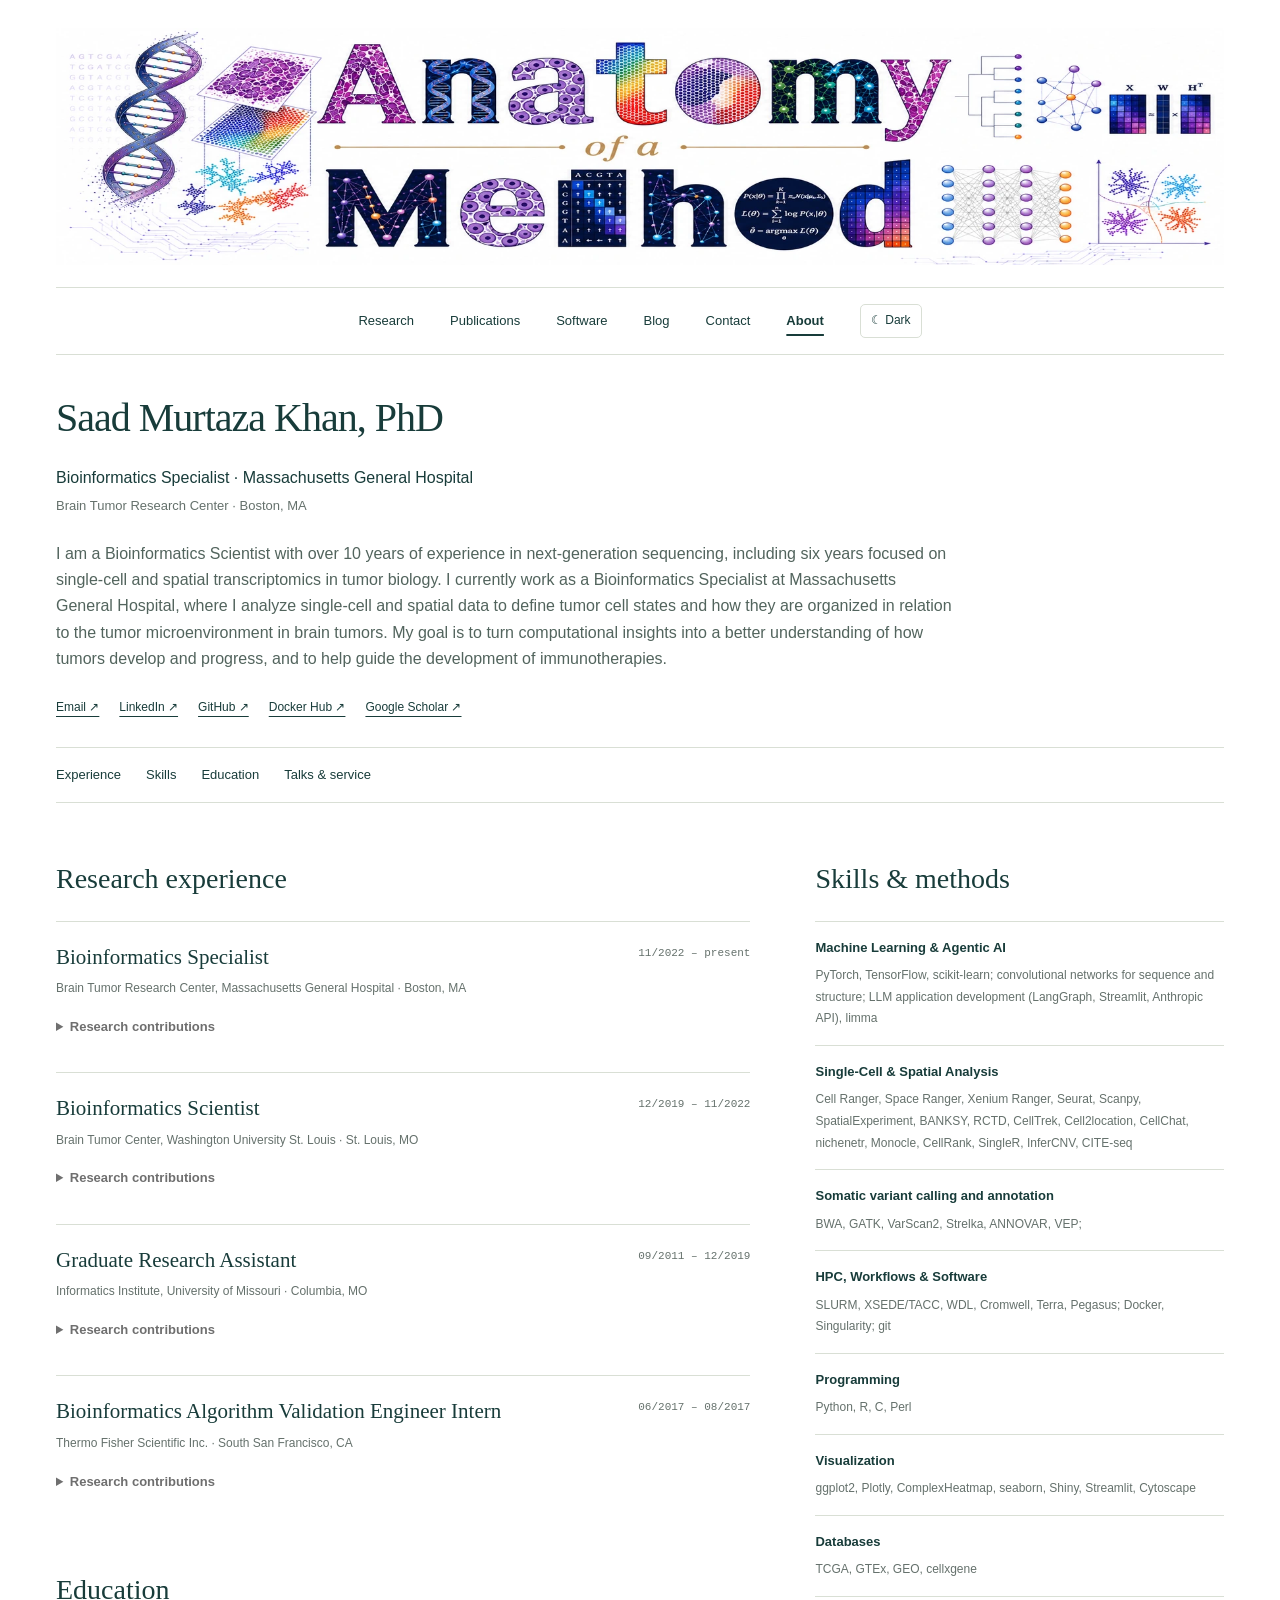
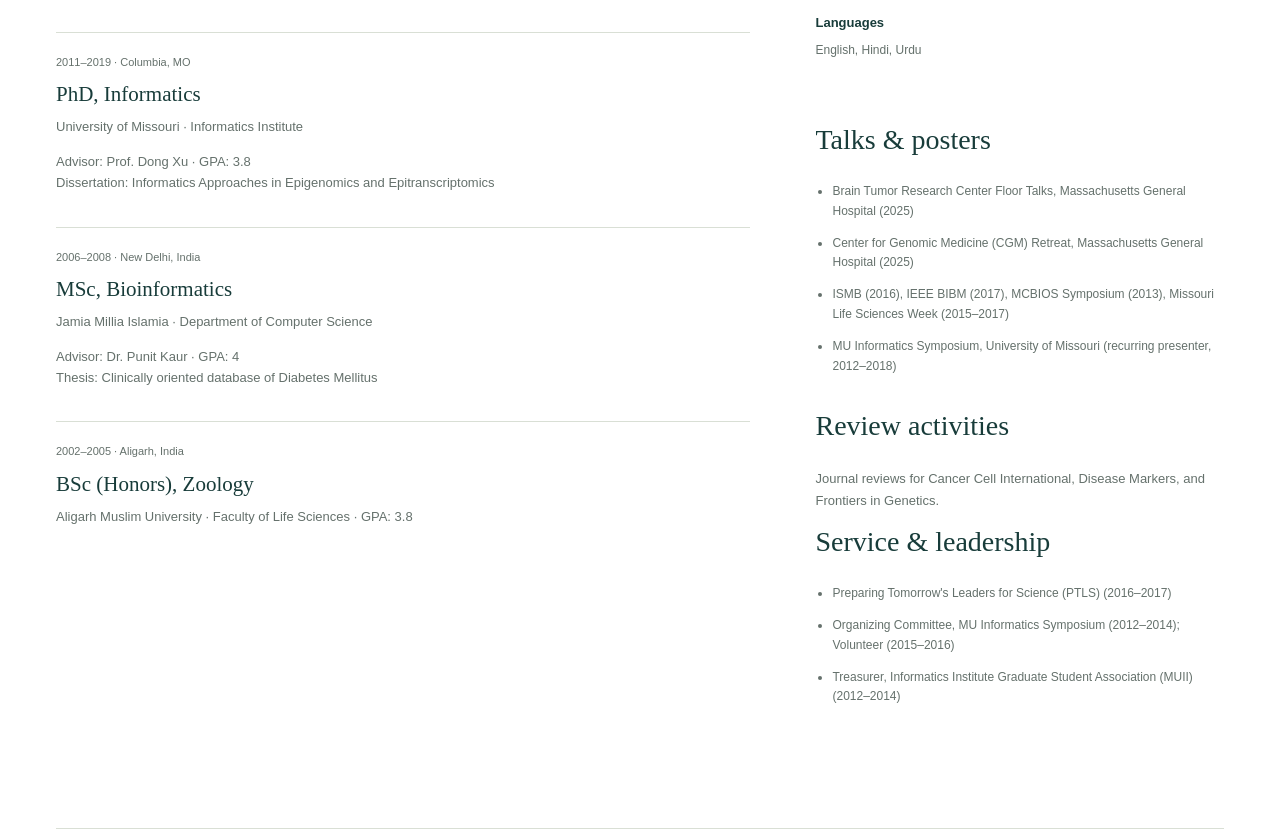
<file: about.html>
<html lang="en"><head>
<script src="site_libs/quarto-html/tabby.min.js"></script>
<script src="site_libs/quarto-html/popper.min.js"></script>
<script src="site_libs/quarto-html/tippy.umd.min.js"></script>
<link href="site_libs/quarto-html/tippy.css" rel="stylesheet">
<link href="site_libs/quarto-html/light-border.css" rel="stylesheet">
<link href="site_libs/quarto-html/quarto-html-afe927e19676d0e50b1726048be49fb1.min.css" rel="stylesheet" append-hash="true" data-mode="light">
<link href="site_libs/quarto-html/quarto-syntax-highlighting-5c1318cf63eba56dbef7ba16bc7d56f5.css" rel="stylesheet" id="quarto-text-highlighting-styles"><meta name="viewport" content="width=device-width,initial-scale=1"><title>About | Saad Murtaza Khan</title>

<meta name="generator" content="quarto"><link rel="stylesheet" href="./styles-theme-v2.css">
<link rel="icon" href="assets/favicon.ico" sizes="any"><link rel="icon" type="image/png" href="assets/favicon.png"><meta property="og:type" content="website"><meta property="og:title" content="About | Saad Murtaza Khan"><meta property="og:image" content="https://smk5g5.github.io/assets/site-thumbnail.png"><meta property="og:image:width" content="1200"><meta property="og:image:height" content="630"><meta property="og:image:alt" content="Anatomy of a Method scientific illustration"><meta name="twitter:card" content="summary_large_image"><meta name="twitter:image" content="https://smk5g5.github.io/assets/site-thumbnail.png"><script src="assets/theme.js"></script></head><body><div class="site-shell"><div class="method-banner" aria-label="Anatomy of a Method"><img src="./assets/anatomy-method-header.webp" width="1774" height="360" alt="Anatomy of a Method: DNA, histology, spatial cell patterns, networks, matrices, and machine learning" fetchpriority="high"></div>
<header class="below-banner"><nav aria-label="Main navigation">
<a href="./index.html">Research</a>
<a href="./publications.html">Publications</a>
<a href="./software.html">Software</a>
<a href="./blog.html">Blog</a>
<a href="./contact.html">Contact</a>
<a href="./about.html" class="active" aria-current="page">About</a>
<button id="theme-toggle" class="theme-toggle" type="button" aria-label="Switch to dark colors" aria-pressed="false">☾ Dark</button></nav></header><main class="site-content"><header id="title-block-header" class="quarto-title-block"><h1 class="page-heading title">Saad Murtaza Khan, PhD</h1></header>
<div class="page-content"><section id="about"><div class="eyebrow">About &amp; curriculum vitae</div><div class="cv-profile"><div><p class="cv-role">Bioinformatics Specialist · Massachusetts General Hospital</p><p class="cv-location">Brain Tumor Research Center · Boston, MA</p></div></div><p class="cv-summary">I am a Bioinformatics Scientist with over 10 years of experience in next-generation sequencing, including six years focused on single-cell and spatial transcriptomics in tumor biology. I currently work as a Bioinformatics Specialist at Massachusetts General Hospital, where I analyze single-cell and spatial data to define tumor cell states and how they are organized in relation to the tumor microenvironment in brain tumors. My goal is to turn computational insights into a better understanding of how tumors develop and progress, and to help guide the development of immunotherapies.</p><div class="cv-social"><a href="mailto:skhan41@mgh.harvard.edu">Email ↗</a><a href="https://www.linkedin.com/in/saad-murtaza-khan/">LinkedIn ↗</a><a href="https://github.com/smk5g5">GitHub ↗</a><a href="https://hub.docker.com/u/smk5g5">Docker Hub ↗</a><a href="https://scholar.google.com/citations?user=z_JS9WYAAAAJ&amp;hl=en">Google Scholar ↗</a></div><nav class="cv-jump" aria-label="CV sections"><a href="#cv-experience">Experience</a><a href="#cv-skills">Skills</a><a href="#cv-education">Education</a><a href="#cv-service">Talks &amp; service</a></nav><div class="cv-layout"><div><div id="cv-experience" class="cv-section"><h3>Research experience</h3><article class="cv-job"><div class="cv-job-head"><div><h4>Bioinformatics Specialist</h4><p>Brain Tumor Research Center, Massachusetts General Hospital · Boston, MA</p></div><span>11/2022 – present</span></div><details><summary>Research contributions</summary><ul><li><strong>Spatial architecture of the glioblastoma immune microenvironment</strong><p>Led the analysis of a 22-sample Visium cohort with matched Xenium and single-nucleus RNA-seq, mapping tumor and immune cell states from tumor core to infiltrating edge. Used BANKSY for niche detection, RCTD and CellTrek for deconvolution, and CellChat and NicheNet for niche-restricted ligand-receptor inference. Identified interactions confined to specific anatomical niches, which argues that effective combinations will need to be chosen for the region they are meant to act on. First author on the resulting preprint.</p></li><li><strong>Single-cell and exome characterization of meningioma</strong><p>Combined single-cell RNA-seq and whole-exome sequencing to link driver mutations to tumor and immune cell gene expression programs at single-cell resolution.</p></li><li><strong>Epitranscriptomics of glioma</strong><p>Analyzed long-read nanopore RNA-seq to define glioma subtype-specific m6A landscapes and their effect on isoform usage and gene expression, separating the contributions of individual m6A regulators.</p></li></ul></details></article><article class="cv-job"><div class="cv-job-head"><div><h4>Bioinformatics Scientist</h4><p>Brain Tumor Center, Washington University St. Louis · St. Louis, MO</p></div><span>12/2019 – 11/2022</span></div><details><summary>Research contributions</summary><ul><li><strong>Determinants of response to PD-1 blockade in brain tumors</strong><p>Analyzed single-cell transcriptomes from syngeneic glioma models to explain divergent checkpoint blockade response. GL261 tumors were enriched for PD-1-responsive progenitor exhausted CD8⁺ T cells, while CT2A tumors were dominated by PD-1-refractory terminally exhausted CD8⁺ T cells, and CD4 T cell depletion shifted the exhaustion trajectory. Co-first author in the Journal for ImmunoTherapy of Cancer.</p></li><li><strong>Myeloid checkpoint target characterization</strong><p>Contributed the single-cell analysis supporting TREM2 as a myeloid checkpoint in glioblastoma, showing how TREM2 inhibition shifts myeloid cells toward an antitumor state (Science Advances).</p></li><li><strong>Genetic and transcriptional evolution at AML relapse</strong><p>Integrated single-cell RNA-seq with enhanced whole-genome sequencing across paired presentation and relapse samples to link subclonal genetic change to transcriptional state. Identified relapse-enriched cell states and quiescent, stem-like subpopulations that are candidate sources of resistance.</p></li><li><strong>Single-cell atlas of the vestibular schwannoma ecosystem</strong><p>Built a single-cell atlas of schwannoma and its microenvironment and identified a nerve injury-like program associated with myeloid infiltration, monocyte recruitment, and larger tumor size, nominating a mechanism and candidate targets (Nature Communications).</p></li><li><strong>Reproducible pipeline infrastructure for single-cell analysis</strong><p>Designed and implemented modular WDL pipelines covering preprocessing, quality control, normalization, clustering, and differential expression, deployed on cloud and HPC through Cromwell and Terra and published as a public Dockstore collection used by the lab and outside groups. dockstore.org/organizations/PettilabMGH</p></li></ul></details></article><article class="cv-job"><div class="cv-job-head"><div><h4>Graduate Research Assistant</h4><p>Informatics Institute, University of Missouri · Columbia, MO</p></div><span>09/2011 – 12/2019</span></div><details><summary>Research contributions</summary><ul><li><strong>Deep learning for RNA modification prediction</strong><p>Developed MU-PseUDeep, a convolutional neural network integrating primary sequence with predicted secondary structure to identify pseudouridine sites, outperforming existing methods across human, mouse, and yeast. First method to incorporate RNA secondary structure for this task. Genome-wide screening showed enrichment of predicted sites in neurodegeneration-associated transcripts.</p></li><li><strong>Large-scale variant analysis for 1000 genome Soybean project</strong><p>Built a parallelized variant calling and annotation workflow on the Pegasus workflow management system, running GATK across soybean genomes on XSEDE high-performance computing at the Texas Advanced Computing Center, and delivered the results as a queryable resource in SoyKB.</p></li><li><strong>Cancer genomics and microRNA profiling in JMML</strong><p>Analyzed whole-exome and high-depth panel sequencing from a JMML patient, identifying PI3K/AKT pathway mutations alongside known RAS/MAPK alterations, and paired this with microRNA profiling showing upregulated oncomiRs targeting PI3K/AKT genes.</p></li><li><strong>Soybean epigenomics</strong><p>Analyzed whole-genome bisulfite and RNA-seq data to characterize inheritance of MAMP-triggered immunity in soybean, identifying heritable differentially methylated regions including variants with non-Mendelian inheritance. First genome-wide methylation survey in soybean.</p></li></ul></details></article><article class="cv-job"><div class="cv-job-head"><div><h4>Bioinformatics Algorithm Validation Engineer Intern</h4><p>Thermo Fisher Scientific Inc. · South San Francisco, CA</p></div><span>06/2017 – 08/2017</span></div><details><summary>Research contributions</summary><ul><li><strong>Performance benchmarking and automated regression testing for Ion Reporter</strong><p>Compared workflow performance across Ion Reporter 5.2, 5.4, and 5.6, wrote Perl log parsers to profile per-actor runtime and R scripts to visualize the comparisons, and built automated regression suites in the in-house framework for functional annotation, BRCA CNV calling, and Oncomine fusion (OCAv3) workflows.</p></li></ul></details></article></div><div id="cv-education" class="cv-section"><h3>Education</h3><article class="cv-degree"><span>2011–2019 · Columbia, MO</span><h4>PhD, Informatics</h4><p>University of Missouri · Informatics Institute</p><p>Advisor: Prof. Dong Xu · GPA: 3.8<br>Dissertation: Informatics Approaches in Epigenomics and Epitranscriptomics</p></article><article class="cv-degree"><span>2006–2008 · New Delhi, India</span><h4>MSc, Bioinformatics</h4><p>Jamia Millia Islamia · Department of Computer Science</p><p>Advisor: Dr. Punit Kaur · GPA: 4<br>Thesis: Clinically oriented database of Diabetes Mellitus</p></article><article class="cv-degree"><span>2002–2005 · Aligarh, India</span><h4>BSc (Honors), Zoology</h4><p>Aligarh Muslim University · Faculty of Life Sciences · GPA: 3.8</p></article></div></div><aside><div id="cv-skills" class="cv-section"><h3>Skills &amp; methods</h3><dl class="cv-skills"><div><dt>Machine Learning &amp; Agentic AI</dt><dd>PyTorch, TensorFlow, scikit-learn; convolutional networks for sequence and structure; LLM application development (LangGraph, Streamlit, Anthropic API), limma</dd></div><div><dt>Single-Cell &amp; Spatial Analysis</dt><dd>Cell Ranger, Space Ranger, Xenium Ranger, Seurat, Scanpy, SpatialExperiment, BANKSY, RCTD, CellTrek, Cell2location, CellChat, nichenetr, Monocle, CellRank, SingleR, InferCNV, CITE-seq</dd></div><div><dt>Somatic variant calling and annotation</dt><dd>BWA, GATK, VarScan2, Strelka, ANNOVAR, VEP;</dd></div><div><dt>HPC, Workflows &amp; Software</dt><dd>SLURM, XSEDE/TACC, WDL, Cromwell, Terra, Pegasus; Docker, Singularity; git</dd></div><div><dt>Programming</dt><dd>Python, R, C, Perl</dd></div><div><dt>Visualization</dt><dd>ggplot2, Plotly, ComplexHeatmap, seaborn, Shiny, Streamlit, Cytoscape</dd></div><div><dt>Databases</dt><dd>TCGA, GTEx, GEO, cellxgene</dd></div><div><dt>Languages</dt><dd>English, Hindi, Urdu</dd></div></dl></div><div id="cv-service" class="cv-section"><h3>Talks &amp; posters</h3><ul class="cv-list"><li>Brain Tumor Research Center Floor Talks, Massachusetts General Hospital (2025)</li><li>Center for Genomic Medicine (CGM) Retreat, Massachusetts General Hospital (2025)</li><li>ISMB (2016), IEEE BIBM (2017), MCBIOS Symposium (2013), Missouri Life Sciences Week (2015–2017)</li><li>MU Informatics Symposium, University of Missouri (recurring presenter, 2012–2018)</li></ul><h3>Review activities</h3><p class="cv-small">Journal reviews for Cancer Cell International, Disease Markers, and Frontiers in Genetics.</p><h3>Service &amp; leadership</h3><ul class="cv-list"><li>Preparing Tomorrow's Leaders for Science (PTLS) (2016–2017)</li><li>Organizing Committee, MU Informatics Symposium (2012–2014); Volunteer (2015–2016)</li><li>Treasurer, Informatics Institute Graduate Student Association (MUII) (2012–2014)</li></ul></div></aside></div></section>
</div>
<script id="quarto-html-after-body" type="application/javascript">
  window.document.addEventListener("DOMContentLoaded", function (event) {
    const tabsets =  window.document.querySelectorAll(".panel-tabset-tabby")
    tabsets.forEach(function(tabset) {
      const tabby = new Tabby('#' + tabset.id);
    });
      var localhostRegex = new RegExp(/^(?:http|https):\/\/localhost\:?[0-9]*\//);
      var mailtoRegex = new RegExp(/^mailto:/);
        var filterRegex = new RegExp("https:\/\/smk5g5\.github\.io");
      var isInternal = (href) => {
          return filterRegex.test(href) || localhostRegex.test(href) || mailtoRegex.test(href);
      }
      // Inspect non-navigation links and adorn them if external
     var links = window.document.querySelectorAll('a[href]:not(.nav-link):not(.navbar-brand):not(.toc-action):not(.sidebar-link):not(.sidebar-item-toggle):not(.pagination-link):not(.no-external):not([aria-hidden]):not(.dropdown-item):not(.quarto-navigation-tool):not(.about-link)');
      for (var i=0; i<links.length; i++) {
        const link = links[i];
        if (!isInternal(link.href)) {
          // undo the damage that might have been done by quarto-nav.js in the case of
          // links that we want to consider external
          if (link.dataset.originalHref !== undefined) {
            link.href = link.dataset.originalHref;
          }
        }
      }
    function tippyHover(el, contentFn, onTriggerFn, onUntriggerFn) {
      const config = {
        allowHTML: true,
        maxWidth: 500,
        delay: 100,
        arrow: false,
        appendTo: function(el) {
            return el.parentElement;
        },
        interactive: true,
        interactiveBorder: 10,
        theme: 'light-border',
        placement: 'bottom-start',
      };
      if (contentFn) {
        config.content = contentFn;
      }
      if (onTriggerFn) {
        config.onTrigger = onTriggerFn;
      }
      if (onUntriggerFn) {
        config.onUntrigger = onUntriggerFn;
      }
      window.tippy(el, config); 
    }
    const noterefs = window.document.querySelectorAll('a[role="doc-noteref"]');
    for (var i=0; i<noterefs.length; i++) {
      const ref = noterefs[i];
      tippyHover(ref, function() {
        // use id or data attribute instead here
        let href = ref.getAttribute('data-footnote-href') || ref.getAttribute('href');
        try { href = new URL(href).hash; } catch {}
        const id = href.replace(/^#\/?/, "");
        const note = window.document.getElementById(id);
        if (note) {
          return note.innerHTML;
        } else {
          return "";
        }
      });
    }
    const xrefs = window.document.querySelectorAll('a.quarto-xref');
    const processXRef = (id, note) => {
      // Strip column container classes
      const stripColumnClz = (el) => {
        el.classList.remove("page-full", "page-columns");
        if (el.children) {
          for (const child of el.children) {
            stripColumnClz(child);
          }
        }
      }
      stripColumnClz(note)
      if (id === null || id.startsWith('sec-')) {
        // Special case sections, only their first couple elements
        const container = document.createElement("div");
        if (note.children && note.children.length > 2) {
          container.appendChild(note.children[0].cloneNode(true));
          for (let i = 1; i < note.children.length; i++) {
            const child = note.children[i];
            if (child.tagName === "P" && child.innerText === "") {
              continue;
            } else {
              container.appendChild(child.cloneNode(true));
              break;
            }
          }
          if (window.Quarto?.typesetMath) {
            window.Quarto.typesetMath(container);
          }
          return container.innerHTML
        } else {
          if (window.Quarto?.typesetMath) {
            window.Quarto.typesetMath(note);
          }
          return note.innerHTML;
        }
      } else {
        // Remove any anchor links if they are present
        const anchorLink = note.querySelector('a.anchorjs-link');
        if (anchorLink) {
          anchorLink.remove();
        }
        if (window.Quarto?.typesetMath) {
          window.Quarto.typesetMath(note);
        }
        if (note.classList.contains("callout")) {
          return note.outerHTML;
        } else {
          return note.innerHTML;
        }
      }
    }
    for (var i=0; i<xrefs.length; i++) {
      const xref = xrefs[i];
      tippyHover(xref, undefined, function(instance) {
        instance.disable();
        let url = xref.getAttribute('href');
        let hash = undefined; 
        if (url.startsWith('#')) {
          hash = url;
        } else {
          try { hash = new URL(url).hash; } catch {}
        }
        if (hash) {
          const id = hash.replace(/^#\/?/, "");
          const note = window.document.getElementById(id);
          if (note !== null) {
            try {
              const html = processXRef(id, note.cloneNode(true));
              instance.setContent(html);
            } finally {
              instance.enable();
              instance.show();
            }
          } else {
            // See if we can fetch this
            fetch(url.split('#')[0])
            .then(res => res.text())
            .then(html => {
              const parser = new DOMParser();
              const htmlDoc = parser.parseFromString(html, "text/html");
              const note = htmlDoc.getElementById(id);
              if (note !== null) {
                const html = processXRef(id, note);
                instance.setContent(html);
              } 
            }).finally(() => {
              instance.enable();
              instance.show();
            });
          }
        } else {
          // See if we can fetch a full url (with no hash to target)
          // This is a special case and we should probably do some content thinning / targeting
          fetch(url)
          .then(res => res.text())
          .then(html => {
            const parser = new DOMParser();
            const htmlDoc = parser.parseFromString(html, "text/html");
            const note = htmlDoc.querySelector('main.content');
            if (note !== null) {
              // This should only happen for chapter cross references
              // (since there is no id in the URL)
              // remove the first header
              if (note.children.length > 0 && note.children[0].tagName === "HEADER") {
                note.children[0].remove();
              }
              const html = processXRef(null, note);
              instance.setContent(html);
            } 
          }).finally(() => {
            instance.enable();
            instance.show();
          });
        }
      }, function(instance) {
      });
    }
        let selectedAnnoteEl;
        const selectorForAnnotation = ( cell, annotation) => {
          let cellAttr = 'data-code-cell="' + cell + '"';
          let lineAttr = 'data-code-annotation="' +  annotation + '"';
          const selector = 'span[' + cellAttr + '][' + lineAttr + ']';
          return selector;
        }
        const selectCodeLines = (annoteEl) => {
          const doc = window.document;
          const targetCell = annoteEl.getAttribute("data-target-cell");
          const targetAnnotation = annoteEl.getAttribute("data-target-annotation");
          const annoteSpan = window.document.querySelector(selectorForAnnotation(targetCell, targetAnnotation));
          const lines = annoteSpan.getAttribute("data-code-lines").split(",");
          const lineIds = lines.map((line) => {
            return targetCell + "-" + line;
          })
          let top = null;
          let height = null;
          let parent = null;
          if (lineIds.length > 0) {
              //compute the position of the single el (top and bottom and make a div)
              const el = window.document.getElementById(lineIds[0]);
              top = el.offsetTop;
              height = el.offsetHeight;
              parent = el.parentElement.parentElement;
            if (lineIds.length > 1) {
              const lastEl = window.document.getElementById(lineIds[lineIds.length - 1]);
              const bottom = lastEl.offsetTop + lastEl.offsetHeight;
              height = bottom - top;
            }
            if (top !== null && height !== null && parent !== null) {
              // cook up a div (if necessary) and position it 
              let div = window.document.getElementById("code-annotation-line-highlight");
              if (div === null) {
                div = window.document.createElement("div");
                div.setAttribute("id", "code-annotation-line-highlight");
                div.style.position = 'absolute';
                parent.appendChild(div);
              }
              div.style.top = top - 2 + "px";
              div.style.height = height + 4 + "px";
              div.style.left = 0;
              let gutterDiv = window.document.getElementById("code-annotation-line-highlight-gutter");
              if (gutterDiv === null) {
                gutterDiv = window.document.createElement("div");
                gutterDiv.setAttribute("id", "code-annotation-line-highlight-gutter");
                gutterDiv.style.position = 'absolute';
                const codeCell = window.document.getElementById(targetCell);
                const gutter = codeCell.querySelector('.code-annotation-gutter');
                gutter.appendChild(gutterDiv);
              }
              gutterDiv.style.top = top - 2 + "px";
              gutterDiv.style.height = height + 4 + "px";
            }
            selectedAnnoteEl = annoteEl;
          }
        };
        const unselectCodeLines = () => {
          const elementsIds = ["code-annotation-line-highlight", "code-annotation-line-highlight-gutter"];
          elementsIds.forEach((elId) => {
            const div = window.document.getElementById(elId);
            if (div) {
              div.remove();
            }
          });
          selectedAnnoteEl = undefined;
        };
          // Handle positioning of the toggle
      window.addEventListener(
        "resize",
        throttle(() => {
          elRect = undefined;
          if (selectedAnnoteEl) {
            selectCodeLines(selectedAnnoteEl);
          }
        }, 10)
      );
      function throttle(fn, ms) {
      let throttle = false;
      let timer;
        return (...args) => {
          if(!throttle) { // first call gets through
              fn.apply(this, args);
              throttle = true;
          } else { // all the others get throttled
              if(timer) clearTimeout(timer); // cancel #2
              timer = setTimeout(() => {
                fn.apply(this, args);
                timer = throttle = false;
              }, ms);
          }
        };
      }
        // Attach click handler to the DT
        const annoteDls = window.document.querySelectorAll('dt[data-target-cell]');
        for (const annoteDlNode of annoteDls) {
          annoteDlNode.addEventListener('click', (event) => {
            const clickedEl = event.target;
            if (clickedEl !== selectedAnnoteEl) {
              unselectCodeLines();
              const activeEl = window.document.querySelector('dt[data-target-cell].code-annotation-active');
              if (activeEl) {
                activeEl.classList.remove('code-annotation-active');
              }
              selectCodeLines(clickedEl);
              clickedEl.classList.add('code-annotation-active');
            } else {
              // Unselect the line
              unselectCodeLines();
              clickedEl.classList.remove('code-annotation-active');
            }
          });
        }
    const findCites = (el) => {
      const parentEl = el.parentElement;
      if (parentEl) {
        const cites = parentEl.dataset.cites;
        if (cites) {
          return {
            el,
            cites: cites.split(' ')
          };
        } else {
          return findCites(el.parentElement)
        }
      } else {
        return undefined;
      }
    };
    var bibliorefs = window.document.querySelectorAll('a[role="doc-biblioref"]');
    for (var i=0; i<bibliorefs.length; i++) {
      const ref = bibliorefs[i];
      const citeInfo = findCites(ref);
      if (citeInfo) {
        tippyHover(citeInfo.el, function() {
          var popup = window.document.createElement('div');
          citeInfo.cites.forEach(function(cite) {
            var citeDiv = window.document.createElement('div');
            citeDiv.classList.add('hanging-indent');
            citeDiv.classList.add('csl-entry');
            var biblioDiv = window.document.getElementById('ref-' + cite);
            if (biblioDiv) {
              citeDiv.innerHTML = biblioDiv.innerHTML;
            }
            popup.appendChild(citeDiv);
          });
          return popup.innerHTML;
        });
      }
    }
  });
  </script>
</main></div>
</body></html>
</file>
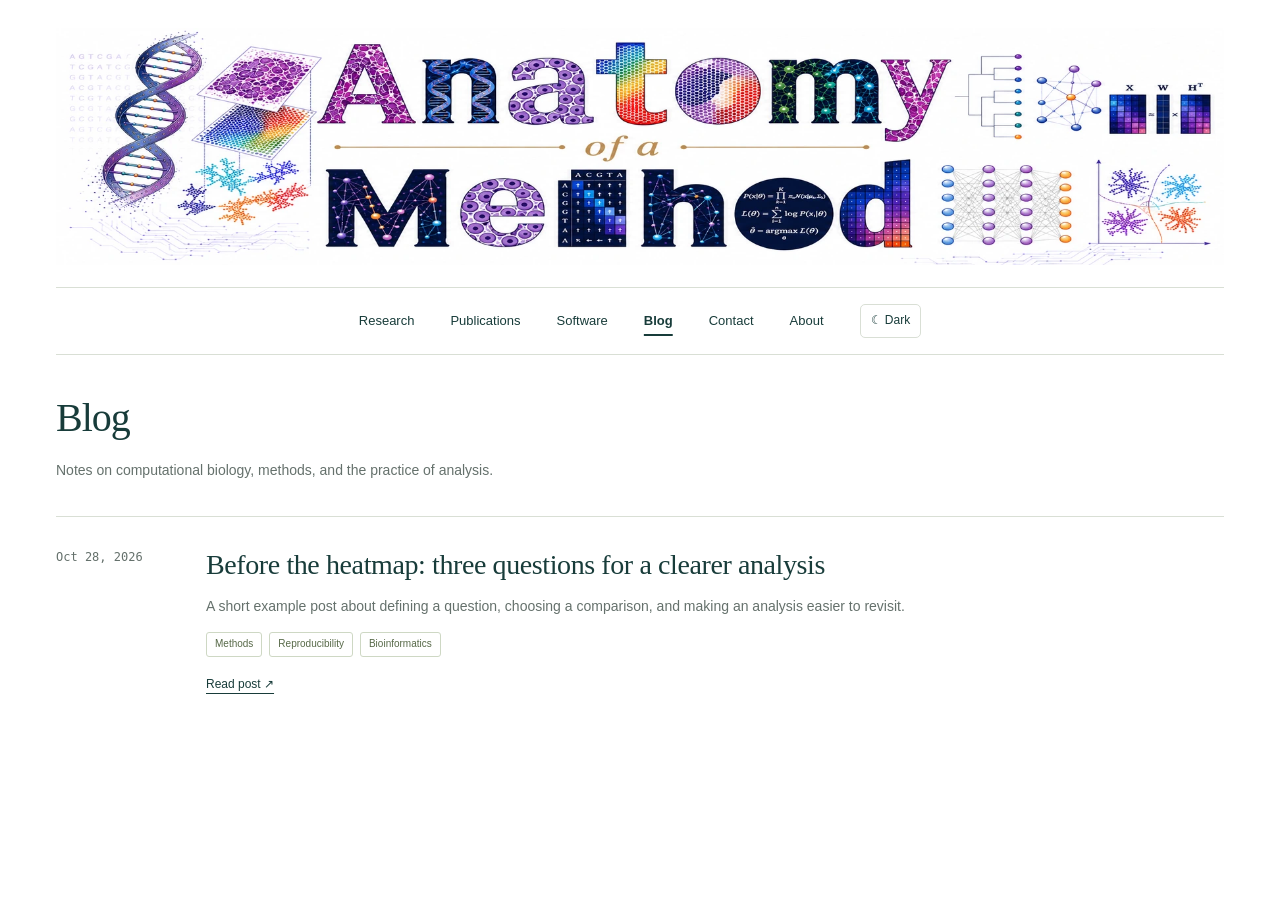
<file: blog.html>
<html lang="en"><head>
<script src="site_libs/quarto-listing/list.min.js"></script>
<script src="site_libs/quarto-listing/quarto-listing.js"></script>
<script src="site_libs/quarto-html/tabby.min.js"></script>
<script src="site_libs/quarto-html/popper.min.js"></script>
<script src="site_libs/quarto-html/tippy.umd.min.js"></script>
<link href="site_libs/quarto-html/tippy.css" rel="stylesheet">
<link href="site_libs/quarto-html/light-border.css" rel="stylesheet">
<link href="site_libs/quarto-html/quarto-html-afe927e19676d0e50b1726048be49fb1.min.css" rel="stylesheet" append-hash="true" data-mode="light">
<link href="site_libs/quarto-html/quarto-syntax-highlighting-5c1318cf63eba56dbef7ba16bc7d56f5.css" rel="stylesheet" id="quarto-text-highlighting-styles"><meta name="viewport" content="width=device-width,initial-scale=1"><title>Blog | Saad Murtaza Khan</title>

<meta name="generator" content="quarto"><link rel="stylesheet" href="./styles-theme-v2.css">
<script>

  window.document.addEventListener("DOMContentLoaded", function (_event) {
    const listingTargetEl = window.document.querySelector('#listing-blog-posts .list');
    if (!listingTargetEl) {
      // No listing discovered, do not attach.
      return; 
    }

    const options = {
      valueNames: ['listing-project','listing-website','listing-format','listing-site-root','listing-execute','listing-engines','listing-language','listing-draft-mode','listing-is-blog','listing-is-post','listing-author','listing-date-format','listing-title','listing-description','listing-date','listing-categories','listing-draft','listing-path','listing-outputHref','listing-date-modified','listing-filename','listing-file-modified','listing-reading-time','listing-word-count',{ data: ['index'] },{ data: ['categories'] },{ data: ['listing-date-sort'] },{ data: ['listing-date-modified-sort'] },{ data: ['listing-file-modified-sort'] },{ data: ['listing-reading-time-sort'] },{ data: ['listing-word-count-sort'] }],
      
      searchColumns: ["listing-project","listing-website","listing-format","listing-site-root","listing-execute","listing-engines","listing-language","listing-draft-mode","listing-is-blog","listing-is-post","listing-author","listing-date-format","listing-title","listing-description","listing-date","listing-categories","listing-draft","listing-path","listing-outputHref","listing-date-modified","listing-filename","listing-file-modified","listing-reading-time","listing-word-count"],
    };

    window['quarto-listings'] = window['quarto-listings'] || {};
    window['quarto-listings']['listing-blog-posts'] = new List('listing-blog-posts', options);

    if (window['quarto-listing-loaded']) {
      window['quarto-listing-loaded']();
    }
  });

  window.addEventListener('hashchange',() => {
    if (window['quarto-listing-loaded']) {
      window['quarto-listing-loaded']();
    }
  })
  </script>
<link rel="alternate" type="application/rss+xml" title="Saad Murtaza Khan" href="blog.xml" data-external="1"><link rel="icon" href="assets/favicon.ico" sizes="any"><link rel="icon" type="image/png" href="assets/favicon.png"><meta property="og:type" content="website"><meta property="og:title" content="Blog | Saad Murtaza Khan"><meta property="og:image" content="https://smk5g5.github.io/assets/site-thumbnail.png"><meta property="og:image:width" content="1200"><meta property="og:image:height" content="630"><meta property="og:image:alt" content="Anatomy of a Method scientific illustration"><meta name="twitter:card" content="summary_large_image"><meta name="twitter:image" content="https://smk5g5.github.io/assets/site-thumbnail.png"><script src="assets/theme.js"></script></head><body><div class="site-shell"><div class="method-banner" aria-label="Anatomy of a Method"><img src="./assets/anatomy-method-header.webp" width="1774" height="360" alt="Anatomy of a Method: DNA, histology, spatial cell patterns, networks, matrices, and machine learning" fetchpriority="high"></div>
<header class="below-banner"><nav aria-label="Main navigation">
<a href="./index.html">Research</a>
<a href="./publications.html">Publications</a>
<a href="./software.html">Software</a>
<a href="./blog.html" class="active" aria-current="page">Blog</a>
<a href="./contact.html">Contact</a>
<a href="./about.html">About</a>
<button id="theme-toggle" class="theme-toggle" type="button" aria-label="Switch to dark colors" aria-pressed="false">☾ Dark</button></nav></header><main class="site-content"><header id="title-block-header" class="quarto-title-block"><h1 class="page-heading title">Blog</h1></header>
<div class="page-content"><div class="blog-heading"><p>Notes on computational biology, methods, and the practice of analysis.</p></div>
<div id="listing-blog-posts" class="quarto-listing quarto-listing-container-custom">
<div class="blog-posts">
<article class="blog-list-item">
<div class="blog-date">
Oct 28, 2026
</div>
<div>
<h2>
<a href="./posts/before-the-heatmap/index.html">Before the heatmap: three questions for a clearer analysis</a>
</h2>
<p>
A short example post about defining a question, choosing a comparison, and making an analysis easier to revisit.
</p>
<div class="tags">
<span class="tag">Methods</span><span class="tag">Reproducibility</span><span class="tag">Bioinformatics</span>
</div>
<a class="read-post" href="./posts/before-the-heatmap/index.html">Read post ↗</a>
</div>
</article>
</div>
<div class="listing-no-matching d-none">No matching items</div>
</div>

</div>
<script id="quarto-html-after-body" type="application/javascript">
  window.document.addEventListener("DOMContentLoaded", function (event) {
    const tabsets =  window.document.querySelectorAll(".panel-tabset-tabby")
    tabsets.forEach(function(tabset) {
      const tabby = new Tabby('#' + tabset.id);
    });
      var localhostRegex = new RegExp(/^(?:http|https):\/\/localhost\:?[0-9]*\//);
      var mailtoRegex = new RegExp(/^mailto:/);
        var filterRegex = new RegExp("https:\/\/smk5g5\.github\.io");
      var isInternal = (href) => {
          return filterRegex.test(href) || localhostRegex.test(href) || mailtoRegex.test(href);
      }
      // Inspect non-navigation links and adorn them if external
     var links = window.document.querySelectorAll('a[href]:not(.nav-link):not(.navbar-brand):not(.toc-action):not(.sidebar-link):not(.sidebar-item-toggle):not(.pagination-link):not(.no-external):not([aria-hidden]):not(.dropdown-item):not(.quarto-navigation-tool):not(.about-link)');
      for (var i=0; i<links.length; i++) {
        const link = links[i];
        if (!isInternal(link.href)) {
          // undo the damage that might have been done by quarto-nav.js in the case of
          // links that we want to consider external
          if (link.dataset.originalHref !== undefined) {
            link.href = link.dataset.originalHref;
          }
        }
      }
    function tippyHover(el, contentFn, onTriggerFn, onUntriggerFn) {
      const config = {
        allowHTML: true,
        maxWidth: 500,
        delay: 100,
        arrow: false,
        appendTo: function(el) {
            return el.parentElement;
        },
        interactive: true,
        interactiveBorder: 10,
        theme: 'light-border',
        placement: 'bottom-start',
      };
      if (contentFn) {
        config.content = contentFn;
      }
      if (onTriggerFn) {
        config.onTrigger = onTriggerFn;
      }
      if (onUntriggerFn) {
        config.onUntrigger = onUntriggerFn;
      }
      window.tippy(el, config); 
    }
    const noterefs = window.document.querySelectorAll('a[role="doc-noteref"]');
    for (var i=0; i<noterefs.length; i++) {
      const ref = noterefs[i];
      tippyHover(ref, function() {
        // use id or data attribute instead here
        let href = ref.getAttribute('data-footnote-href') || ref.getAttribute('href');
        try { href = new URL(href).hash; } catch {}
        const id = href.replace(/^#\/?/, "");
        const note = window.document.getElementById(id);
        if (note) {
          return note.innerHTML;
        } else {
          return "";
        }
      });
    }
    const xrefs = window.document.querySelectorAll('a.quarto-xref');
    const processXRef = (id, note) => {
      // Strip column container classes
      const stripColumnClz = (el) => {
        el.classList.remove("page-full", "page-columns");
        if (el.children) {
          for (const child of el.children) {
            stripColumnClz(child);
          }
        }
      }
      stripColumnClz(note)
      if (id === null || id.startsWith('sec-')) {
        // Special case sections, only their first couple elements
        const container = document.createElement("div");
        if (note.children && note.children.length > 2) {
          container.appendChild(note.children[0].cloneNode(true));
          for (let i = 1; i < note.children.length; i++) {
            const child = note.children[i];
            if (child.tagName === "P" && child.innerText === "") {
              continue;
            } else {
              container.appendChild(child.cloneNode(true));
              break;
            }
          }
          if (window.Quarto?.typesetMath) {
            window.Quarto.typesetMath(container);
          }
          return container.innerHTML
        } else {
          if (window.Quarto?.typesetMath) {
            window.Quarto.typesetMath(note);
          }
          return note.innerHTML;
        }
      } else {
        // Remove any anchor links if they are present
        const anchorLink = note.querySelector('a.anchorjs-link');
        if (anchorLink) {
          anchorLink.remove();
        }
        if (window.Quarto?.typesetMath) {
          window.Quarto.typesetMath(note);
        }
        if (note.classList.contains("callout")) {
          return note.outerHTML;
        } else {
          return note.innerHTML;
        }
      }
    }
    for (var i=0; i<xrefs.length; i++) {
      const xref = xrefs[i];
      tippyHover(xref, undefined, function(instance) {
        instance.disable();
        let url = xref.getAttribute('href');
        let hash = undefined; 
        if (url.startsWith('#')) {
          hash = url;
        } else {
          try { hash = new URL(url).hash; } catch {}
        }
        if (hash) {
          const id = hash.replace(/^#\/?/, "");
          const note = window.document.getElementById(id);
          if (note !== null) {
            try {
              const html = processXRef(id, note.cloneNode(true));
              instance.setContent(html);
            } finally {
              instance.enable();
              instance.show();
            }
          } else {
            // See if we can fetch this
            fetch(url.split('#')[0])
            .then(res => res.text())
            .then(html => {
              const parser = new DOMParser();
              const htmlDoc = parser.parseFromString(html, "text/html");
              const note = htmlDoc.getElementById(id);
              if (note !== null) {
                const html = processXRef(id, note);
                instance.setContent(html);
              } 
            }).finally(() => {
              instance.enable();
              instance.show();
            });
          }
        } else {
          // See if we can fetch a full url (with no hash to target)
          // This is a special case and we should probably do some content thinning / targeting
          fetch(url)
          .then(res => res.text())
          .then(html => {
            const parser = new DOMParser();
            const htmlDoc = parser.parseFromString(html, "text/html");
            const note = htmlDoc.querySelector('main.content');
            if (note !== null) {
              // This should only happen for chapter cross references
              // (since there is no id in the URL)
              // remove the first header
              if (note.children.length > 0 && note.children[0].tagName === "HEADER") {
                note.children[0].remove();
              }
              const html = processXRef(null, note);
              instance.setContent(html);
            } 
          }).finally(() => {
            instance.enable();
            instance.show();
          });
        }
      }, function(instance) {
      });
    }
        let selectedAnnoteEl;
        const selectorForAnnotation = ( cell, annotation) => {
          let cellAttr = 'data-code-cell="' + cell + '"';
          let lineAttr = 'data-code-annotation="' +  annotation + '"';
          const selector = 'span[' + cellAttr + '][' + lineAttr + ']';
          return selector;
        }
        const selectCodeLines = (annoteEl) => {
          const doc = window.document;
          const targetCell = annoteEl.getAttribute("data-target-cell");
          const targetAnnotation = annoteEl.getAttribute("data-target-annotation");
          const annoteSpan = window.document.querySelector(selectorForAnnotation(targetCell, targetAnnotation));
          const lines = annoteSpan.getAttribute("data-code-lines").split(",");
          const lineIds = lines.map((line) => {
            return targetCell + "-" + line;
          })
          let top = null;
          let height = null;
          let parent = null;
          if (lineIds.length > 0) {
              //compute the position of the single el (top and bottom and make a div)
              const el = window.document.getElementById(lineIds[0]);
              top = el.offsetTop;
              height = el.offsetHeight;
              parent = el.parentElement.parentElement;
            if (lineIds.length > 1) {
              const lastEl = window.document.getElementById(lineIds[lineIds.length - 1]);
              const bottom = lastEl.offsetTop + lastEl.offsetHeight;
              height = bottom - top;
            }
            if (top !== null && height !== null && parent !== null) {
              // cook up a div (if necessary) and position it 
              let div = window.document.getElementById("code-annotation-line-highlight");
              if (div === null) {
                div = window.document.createElement("div");
                div.setAttribute("id", "code-annotation-line-highlight");
                div.style.position = 'absolute';
                parent.appendChild(div);
              }
              div.style.top = top - 2 + "px";
              div.style.height = height + 4 + "px";
              div.style.left = 0;
              let gutterDiv = window.document.getElementById("code-annotation-line-highlight-gutter");
              if (gutterDiv === null) {
                gutterDiv = window.document.createElement("div");
                gutterDiv.setAttribute("id", "code-annotation-line-highlight-gutter");
                gutterDiv.style.position = 'absolute';
                const codeCell = window.document.getElementById(targetCell);
                const gutter = codeCell.querySelector('.code-annotation-gutter');
                gutter.appendChild(gutterDiv);
              }
              gutterDiv.style.top = top - 2 + "px";
              gutterDiv.style.height = height + 4 + "px";
            }
            selectedAnnoteEl = annoteEl;
          }
        };
        const unselectCodeLines = () => {
          const elementsIds = ["code-annotation-line-highlight", "code-annotation-line-highlight-gutter"];
          elementsIds.forEach((elId) => {
            const div = window.document.getElementById(elId);
            if (div) {
              div.remove();
            }
          });
          selectedAnnoteEl = undefined;
        };
          // Handle positioning of the toggle
      window.addEventListener(
        "resize",
        throttle(() => {
          elRect = undefined;
          if (selectedAnnoteEl) {
            selectCodeLines(selectedAnnoteEl);
          }
        }, 10)
      );
      function throttle(fn, ms) {
      let throttle = false;
      let timer;
        return (...args) => {
          if(!throttle) { // first call gets through
              fn.apply(this, args);
              throttle = true;
          } else { // all the others get throttled
              if(timer) clearTimeout(timer); // cancel #2
              timer = setTimeout(() => {
                fn.apply(this, args);
                timer = throttle = false;
              }, ms);
          }
        };
      }
        // Attach click handler to the DT
        const annoteDls = window.document.querySelectorAll('dt[data-target-cell]');
        for (const annoteDlNode of annoteDls) {
          annoteDlNode.addEventListener('click', (event) => {
            const clickedEl = event.target;
            if (clickedEl !== selectedAnnoteEl) {
              unselectCodeLines();
              const activeEl = window.document.querySelector('dt[data-target-cell].code-annotation-active');
              if (activeEl) {
                activeEl.classList.remove('code-annotation-active');
              }
              selectCodeLines(clickedEl);
              clickedEl.classList.add('code-annotation-active');
            } else {
              // Unselect the line
              unselectCodeLines();
              clickedEl.classList.remove('code-annotation-active');
            }
          });
        }
    const findCites = (el) => {
      const parentEl = el.parentElement;
      if (parentEl) {
        const cites = parentEl.dataset.cites;
        if (cites) {
          return {
            el,
            cites: cites.split(' ')
          };
        } else {
          return findCites(el.parentElement)
        }
      } else {
        return undefined;
      }
    };
    var bibliorefs = window.document.querySelectorAll('a[role="doc-biblioref"]');
    for (var i=0; i<bibliorefs.length; i++) {
      const ref = bibliorefs[i];
      const citeInfo = findCites(ref);
      if (citeInfo) {
        tippyHover(citeInfo.el, function() {
          var popup = window.document.createElement('div');
          citeInfo.cites.forEach(function(cite) {
            var citeDiv = window.document.createElement('div');
            citeDiv.classList.add('hanging-indent');
            citeDiv.classList.add('csl-entry');
            var biblioDiv = window.document.getElementById('ref-' + cite);
            if (biblioDiv) {
              citeDiv.innerHTML = biblioDiv.innerHTML;
            }
            popup.appendChild(citeDiv);
          });
          return popup.innerHTML;
        });
      }
    }
  });
  </script>
</main></div>
</body></html>
</file>
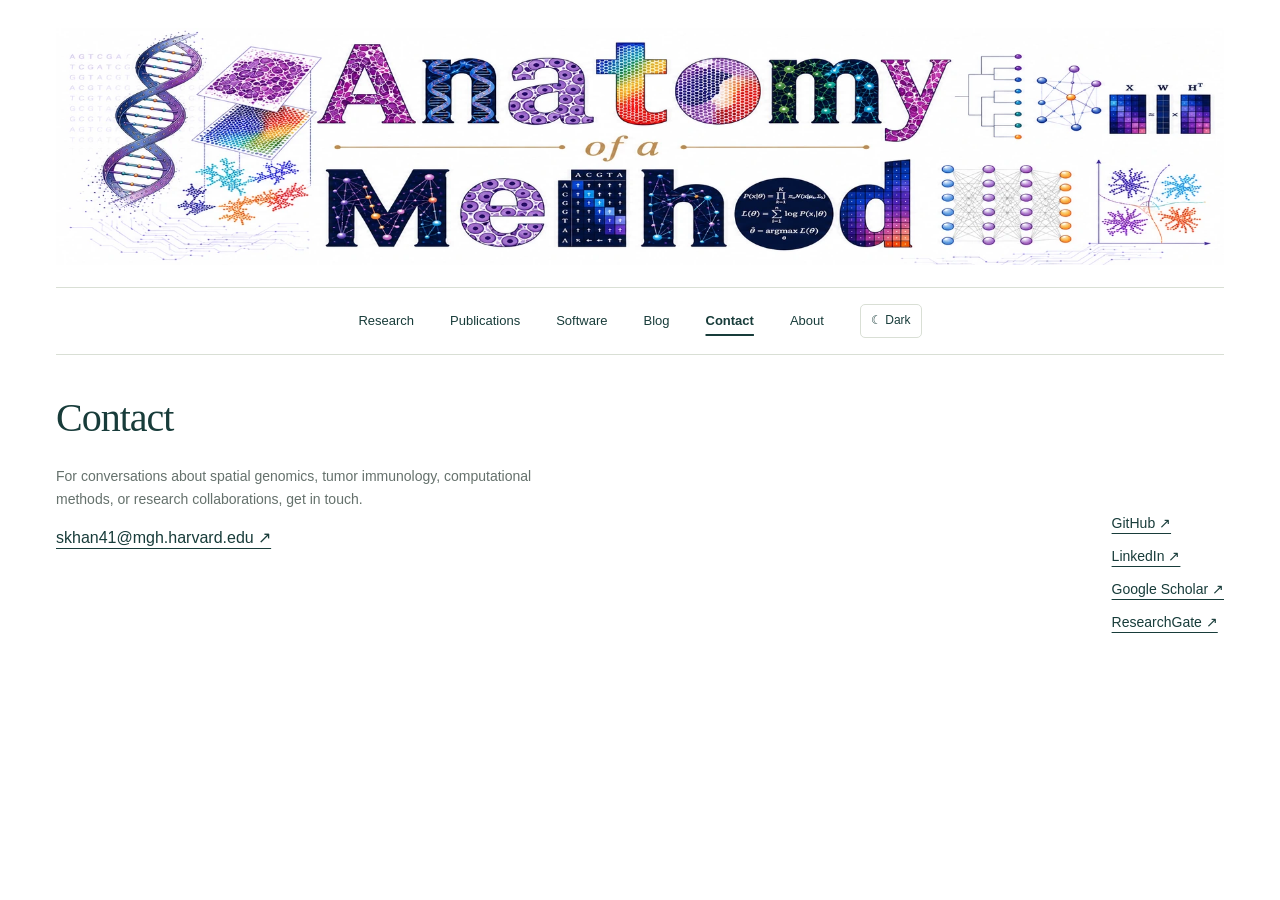
<file: contact.html>
<html lang="en"><head>
<script src="site_libs/quarto-html/tabby.min.js"></script>
<script src="site_libs/quarto-html/popper.min.js"></script>
<script src="site_libs/quarto-html/tippy.umd.min.js"></script>
<link href="site_libs/quarto-html/tippy.css" rel="stylesheet">
<link href="site_libs/quarto-html/light-border.css" rel="stylesheet">
<link href="site_libs/quarto-html/quarto-html-afe927e19676d0e50b1726048be49fb1.min.css" rel="stylesheet" append-hash="true" data-mode="light">
<link href="site_libs/quarto-html/quarto-syntax-highlighting-5c1318cf63eba56dbef7ba16bc7d56f5.css" rel="stylesheet" id="quarto-text-highlighting-styles"><meta name="viewport" content="width=device-width,initial-scale=1"><title>Contact | Saad Murtaza Khan</title>

<meta name="generator" content="quarto"><link rel="stylesheet" href="./styles-theme-v2.css">
<link rel="icon" href="assets/favicon.ico" sizes="any"><link rel="icon" type="image/png" href="assets/favicon.png"><meta property="og:type" content="website"><meta property="og:title" content="Contact | Saad Murtaza Khan"><meta property="og:image" content="https://smk5g5.github.io/assets/site-thumbnail.png"><meta property="og:image:width" content="1200"><meta property="og:image:height" content="630"><meta property="og:image:alt" content="Anatomy of a Method scientific illustration"><meta name="twitter:card" content="summary_large_image"><meta name="twitter:image" content="https://smk5g5.github.io/assets/site-thumbnail.png"><script src="assets/theme.js"></script></head><body><div class="site-shell"><div class="method-banner" aria-label="Anatomy of a Method"><img src="./assets/anatomy-method-header.webp" width="1774" height="360" alt="Anatomy of a Method: DNA, histology, spatial cell patterns, networks, matrices, and machine learning" fetchpriority="high"></div>
<header class="below-banner"><nav aria-label="Main navigation">
<a href="./index.html">Research</a>
<a href="./publications.html">Publications</a>
<a href="./software.html">Software</a>
<a href="./blog.html">Blog</a>
<a href="./contact.html" class="active" aria-current="page">Contact</a>
<a href="./about.html">About</a>
<button id="theme-toggle" class="theme-toggle" type="button" aria-label="Switch to dark colors" aria-pressed="false">☾ Dark</button></nav></header><main class="site-content"><header id="title-block-header" class="quarto-title-block"><h1 class="page-heading title" style="margin-top:15px">Contact</h1></header>
<div class="page-content"><div class="contact" id="contact"><div><p>For conversations about spatial genomics, tumor immunology, computational methods, or research collaborations, get in touch.</p><a href="mailto:skhan41@mgh.harvard.edu">skhan41@mgh.harvard.edu ↗</a></div><div class="contact-links"><a href="https://github.com/smk5g5" target="_blank" rel="noopener">GitHub ↗</a><a href="https://www.linkedin.com/in/saad-murtaza-khan/" target="_blank" rel="noopener">LinkedIn ↗</a><a href="https://scholar.google.com/citations?user=z_JS9WYAAAAJ&amp;hl=en" target="_blank" rel="noopener">Google Scholar ↗</a><a href="https://www.researchgate.net/profile/Saad-Khan-30" target="_blank" rel="noopener">ResearchGate ↗</a></div></div>
</div>
<script id="quarto-html-after-body" type="application/javascript">
  window.document.addEventListener("DOMContentLoaded", function (event) {
    const tabsets =  window.document.querySelectorAll(".panel-tabset-tabby")
    tabsets.forEach(function(tabset) {
      const tabby = new Tabby('#' + tabset.id);
    });
      var localhostRegex = new RegExp(/^(?:http|https):\/\/localhost\:?[0-9]*\//);
      var mailtoRegex = new RegExp(/^mailto:/);
        var filterRegex = new RegExp("https:\/\/smk5g5\.github\.io");
      var isInternal = (href) => {
          return filterRegex.test(href) || localhostRegex.test(href) || mailtoRegex.test(href);
      }
      // Inspect non-navigation links and adorn them if external
     var links = window.document.querySelectorAll('a[href]:not(.nav-link):not(.navbar-brand):not(.toc-action):not(.sidebar-link):not(.sidebar-item-toggle):not(.pagination-link):not(.no-external):not([aria-hidden]):not(.dropdown-item):not(.quarto-navigation-tool):not(.about-link)');
      for (var i=0; i<links.length; i++) {
        const link = links[i];
        if (!isInternal(link.href)) {
          // undo the damage that might have been done by quarto-nav.js in the case of
          // links that we want to consider external
          if (link.dataset.originalHref !== undefined) {
            link.href = link.dataset.originalHref;
          }
        }
      }
    function tippyHover(el, contentFn, onTriggerFn, onUntriggerFn) {
      const config = {
        allowHTML: true,
        maxWidth: 500,
        delay: 100,
        arrow: false,
        appendTo: function(el) {
            return el.parentElement;
        },
        interactive: true,
        interactiveBorder: 10,
        theme: 'light-border',
        placement: 'bottom-start',
      };
      if (contentFn) {
        config.content = contentFn;
      }
      if (onTriggerFn) {
        config.onTrigger = onTriggerFn;
      }
      if (onUntriggerFn) {
        config.onUntrigger = onUntriggerFn;
      }
      window.tippy(el, config); 
    }
    const noterefs = window.document.querySelectorAll('a[role="doc-noteref"]');
    for (var i=0; i<noterefs.length; i++) {
      const ref = noterefs[i];
      tippyHover(ref, function() {
        // use id or data attribute instead here
        let href = ref.getAttribute('data-footnote-href') || ref.getAttribute('href');
        try { href = new URL(href).hash; } catch {}
        const id = href.replace(/^#\/?/, "");
        const note = window.document.getElementById(id);
        if (note) {
          return note.innerHTML;
        } else {
          return "";
        }
      });
    }
    const xrefs = window.document.querySelectorAll('a.quarto-xref');
    const processXRef = (id, note) => {
      // Strip column container classes
      const stripColumnClz = (el) => {
        el.classList.remove("page-full", "page-columns");
        if (el.children) {
          for (const child of el.children) {
            stripColumnClz(child);
          }
        }
      }
      stripColumnClz(note)
      if (id === null || id.startsWith('sec-')) {
        // Special case sections, only their first couple elements
        const container = document.createElement("div");
        if (note.children && note.children.length > 2) {
          container.appendChild(note.children[0].cloneNode(true));
          for (let i = 1; i < note.children.length; i++) {
            const child = note.children[i];
            if (child.tagName === "P" && child.innerText === "") {
              continue;
            } else {
              container.appendChild(child.cloneNode(true));
              break;
            }
          }
          if (window.Quarto?.typesetMath) {
            window.Quarto.typesetMath(container);
          }
          return container.innerHTML
        } else {
          if (window.Quarto?.typesetMath) {
            window.Quarto.typesetMath(note);
          }
          return note.innerHTML;
        }
      } else {
        // Remove any anchor links if they are present
        const anchorLink = note.querySelector('a.anchorjs-link');
        if (anchorLink) {
          anchorLink.remove();
        }
        if (window.Quarto?.typesetMath) {
          window.Quarto.typesetMath(note);
        }
        if (note.classList.contains("callout")) {
          return note.outerHTML;
        } else {
          return note.innerHTML;
        }
      }
    }
    for (var i=0; i<xrefs.length; i++) {
      const xref = xrefs[i];
      tippyHover(xref, undefined, function(instance) {
        instance.disable();
        let url = xref.getAttribute('href');
        let hash = undefined; 
        if (url.startsWith('#')) {
          hash = url;
        } else {
          try { hash = new URL(url).hash; } catch {}
        }
        if (hash) {
          const id = hash.replace(/^#\/?/, "");
          const note = window.document.getElementById(id);
          if (note !== null) {
            try {
              const html = processXRef(id, note.cloneNode(true));
              instance.setContent(html);
            } finally {
              instance.enable();
              instance.show();
            }
          } else {
            // See if we can fetch this
            fetch(url.split('#')[0])
            .then(res => res.text())
            .then(html => {
              const parser = new DOMParser();
              const htmlDoc = parser.parseFromString(html, "text/html");
              const note = htmlDoc.getElementById(id);
              if (note !== null) {
                const html = processXRef(id, note);
                instance.setContent(html);
              } 
            }).finally(() => {
              instance.enable();
              instance.show();
            });
          }
        } else {
          // See if we can fetch a full url (with no hash to target)
          // This is a special case and we should probably do some content thinning / targeting
          fetch(url)
          .then(res => res.text())
          .then(html => {
            const parser = new DOMParser();
            const htmlDoc = parser.parseFromString(html, "text/html");
            const note = htmlDoc.querySelector('main.content');
            if (note !== null) {
              // This should only happen for chapter cross references
              // (since there is no id in the URL)
              // remove the first header
              if (note.children.length > 0 && note.children[0].tagName === "HEADER") {
                note.children[0].remove();
              }
              const html = processXRef(null, note);
              instance.setContent(html);
            } 
          }).finally(() => {
            instance.enable();
            instance.show();
          });
        }
      }, function(instance) {
      });
    }
        let selectedAnnoteEl;
        const selectorForAnnotation = ( cell, annotation) => {
          let cellAttr = 'data-code-cell="' + cell + '"';
          let lineAttr = 'data-code-annotation="' +  annotation + '"';
          const selector = 'span[' + cellAttr + '][' + lineAttr + ']';
          return selector;
        }
        const selectCodeLines = (annoteEl) => {
          const doc = window.document;
          const targetCell = annoteEl.getAttribute("data-target-cell");
          const targetAnnotation = annoteEl.getAttribute("data-target-annotation");
          const annoteSpan = window.document.querySelector(selectorForAnnotation(targetCell, targetAnnotation));
          const lines = annoteSpan.getAttribute("data-code-lines").split(",");
          const lineIds = lines.map((line) => {
            return targetCell + "-" + line;
          })
          let top = null;
          let height = null;
          let parent = null;
          if (lineIds.length > 0) {
              //compute the position of the single el (top and bottom and make a div)
              const el = window.document.getElementById(lineIds[0]);
              top = el.offsetTop;
              height = el.offsetHeight;
              parent = el.parentElement.parentElement;
            if (lineIds.length > 1) {
              const lastEl = window.document.getElementById(lineIds[lineIds.length - 1]);
              const bottom = lastEl.offsetTop + lastEl.offsetHeight;
              height = bottom - top;
            }
            if (top !== null && height !== null && parent !== null) {
              // cook up a div (if necessary) and position it 
              let div = window.document.getElementById("code-annotation-line-highlight");
              if (div === null) {
                div = window.document.createElement("div");
                div.setAttribute("id", "code-annotation-line-highlight");
                div.style.position = 'absolute';
                parent.appendChild(div);
              }
              div.style.top = top - 2 + "px";
              div.style.height = height + 4 + "px";
              div.style.left = 0;
              let gutterDiv = window.document.getElementById("code-annotation-line-highlight-gutter");
              if (gutterDiv === null) {
                gutterDiv = window.document.createElement("div");
                gutterDiv.setAttribute("id", "code-annotation-line-highlight-gutter");
                gutterDiv.style.position = 'absolute';
                const codeCell = window.document.getElementById(targetCell);
                const gutter = codeCell.querySelector('.code-annotation-gutter');
                gutter.appendChild(gutterDiv);
              }
              gutterDiv.style.top = top - 2 + "px";
              gutterDiv.style.height = height + 4 + "px";
            }
            selectedAnnoteEl = annoteEl;
          }
        };
        const unselectCodeLines = () => {
          const elementsIds = ["code-annotation-line-highlight", "code-annotation-line-highlight-gutter"];
          elementsIds.forEach((elId) => {
            const div = window.document.getElementById(elId);
            if (div) {
              div.remove();
            }
          });
          selectedAnnoteEl = undefined;
        };
          // Handle positioning of the toggle
      window.addEventListener(
        "resize",
        throttle(() => {
          elRect = undefined;
          if (selectedAnnoteEl) {
            selectCodeLines(selectedAnnoteEl);
          }
        }, 10)
      );
      function throttle(fn, ms) {
      let throttle = false;
      let timer;
        return (...args) => {
          if(!throttle) { // first call gets through
              fn.apply(this, args);
              throttle = true;
          } else { // all the others get throttled
              if(timer) clearTimeout(timer); // cancel #2
              timer = setTimeout(() => {
                fn.apply(this, args);
                timer = throttle = false;
              }, ms);
          }
        };
      }
        // Attach click handler to the DT
        const annoteDls = window.document.querySelectorAll('dt[data-target-cell]');
        for (const annoteDlNode of annoteDls) {
          annoteDlNode.addEventListener('click', (event) => {
            const clickedEl = event.target;
            if (clickedEl !== selectedAnnoteEl) {
              unselectCodeLines();
              const activeEl = window.document.querySelector('dt[data-target-cell].code-annotation-active');
              if (activeEl) {
                activeEl.classList.remove('code-annotation-active');
              }
              selectCodeLines(clickedEl);
              clickedEl.classList.add('code-annotation-active');
            } else {
              // Unselect the line
              unselectCodeLines();
              clickedEl.classList.remove('code-annotation-active');
            }
          });
        }
    const findCites = (el) => {
      const parentEl = el.parentElement;
      if (parentEl) {
        const cites = parentEl.dataset.cites;
        if (cites) {
          return {
            el,
            cites: cites.split(' ')
          };
        } else {
          return findCites(el.parentElement)
        }
      } else {
        return undefined;
      }
    };
    var bibliorefs = window.document.querySelectorAll('a[role="doc-biblioref"]');
    for (var i=0; i<bibliorefs.length; i++) {
      const ref = bibliorefs[i];
      const citeInfo = findCites(ref);
      if (citeInfo) {
        tippyHover(citeInfo.el, function() {
          var popup = window.document.createElement('div');
          citeInfo.cites.forEach(function(cite) {
            var citeDiv = window.document.createElement('div');
            citeDiv.classList.add('hanging-indent');
            citeDiv.classList.add('csl-entry');
            var biblioDiv = window.document.getElementById('ref-' + cite);
            if (biblioDiv) {
              citeDiv.innerHTML = biblioDiv.innerHTML;
            }
            popup.appendChild(citeDiv);
          });
          return popup.innerHTML;
        });
      }
    }
  });
  </script>
</main></div>
</body></html>
</file>
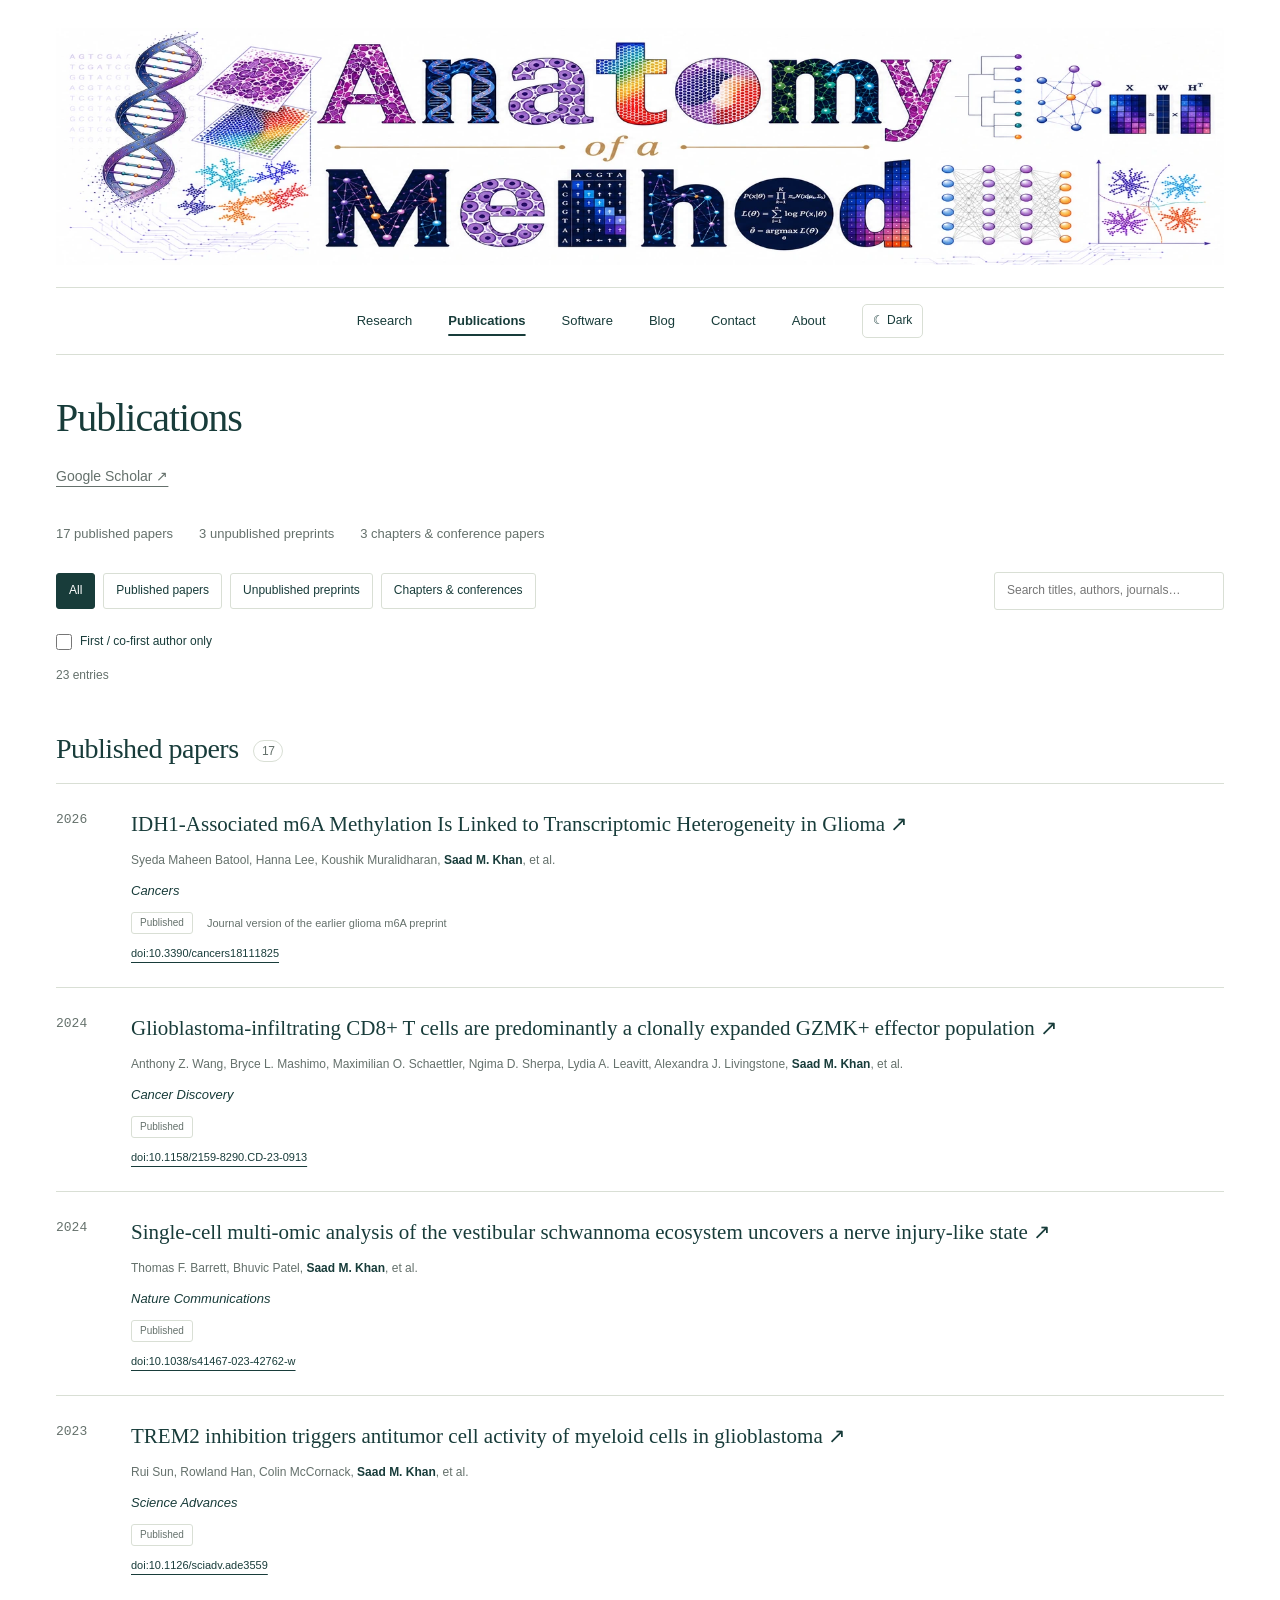
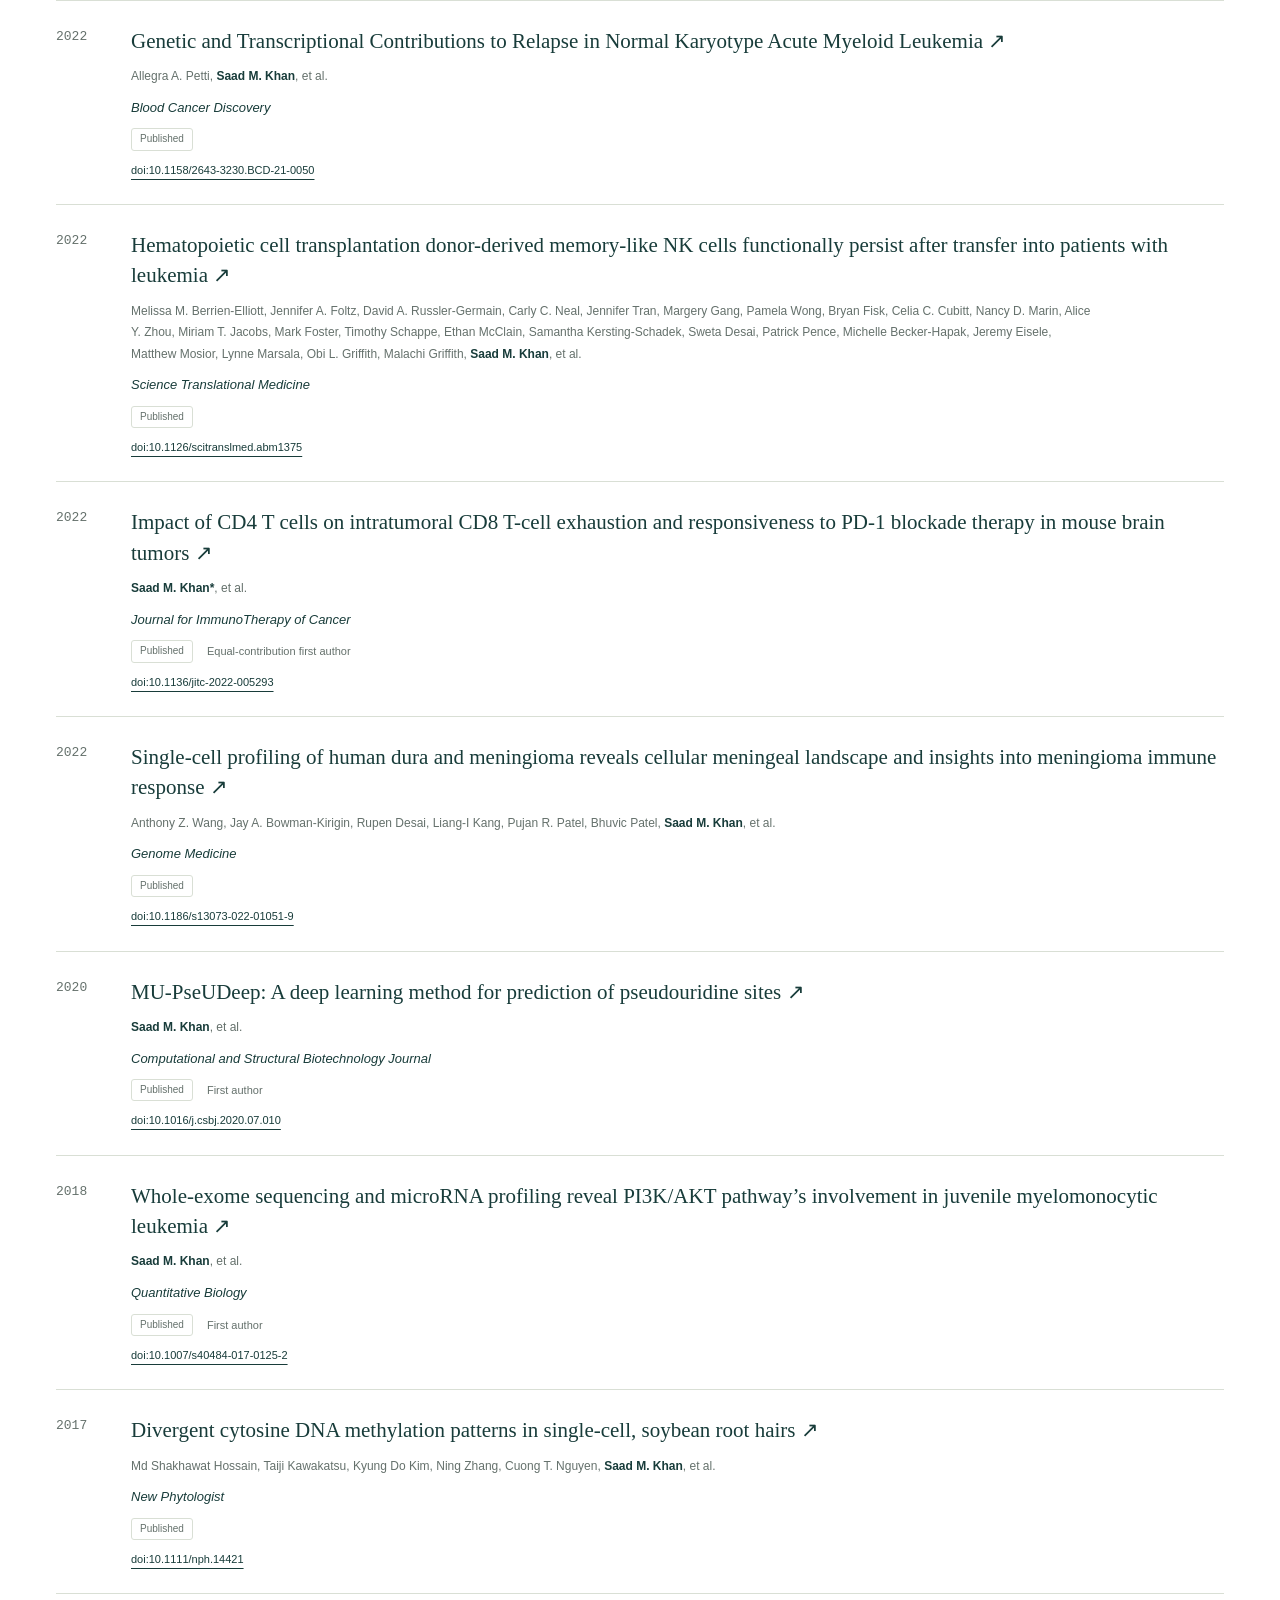
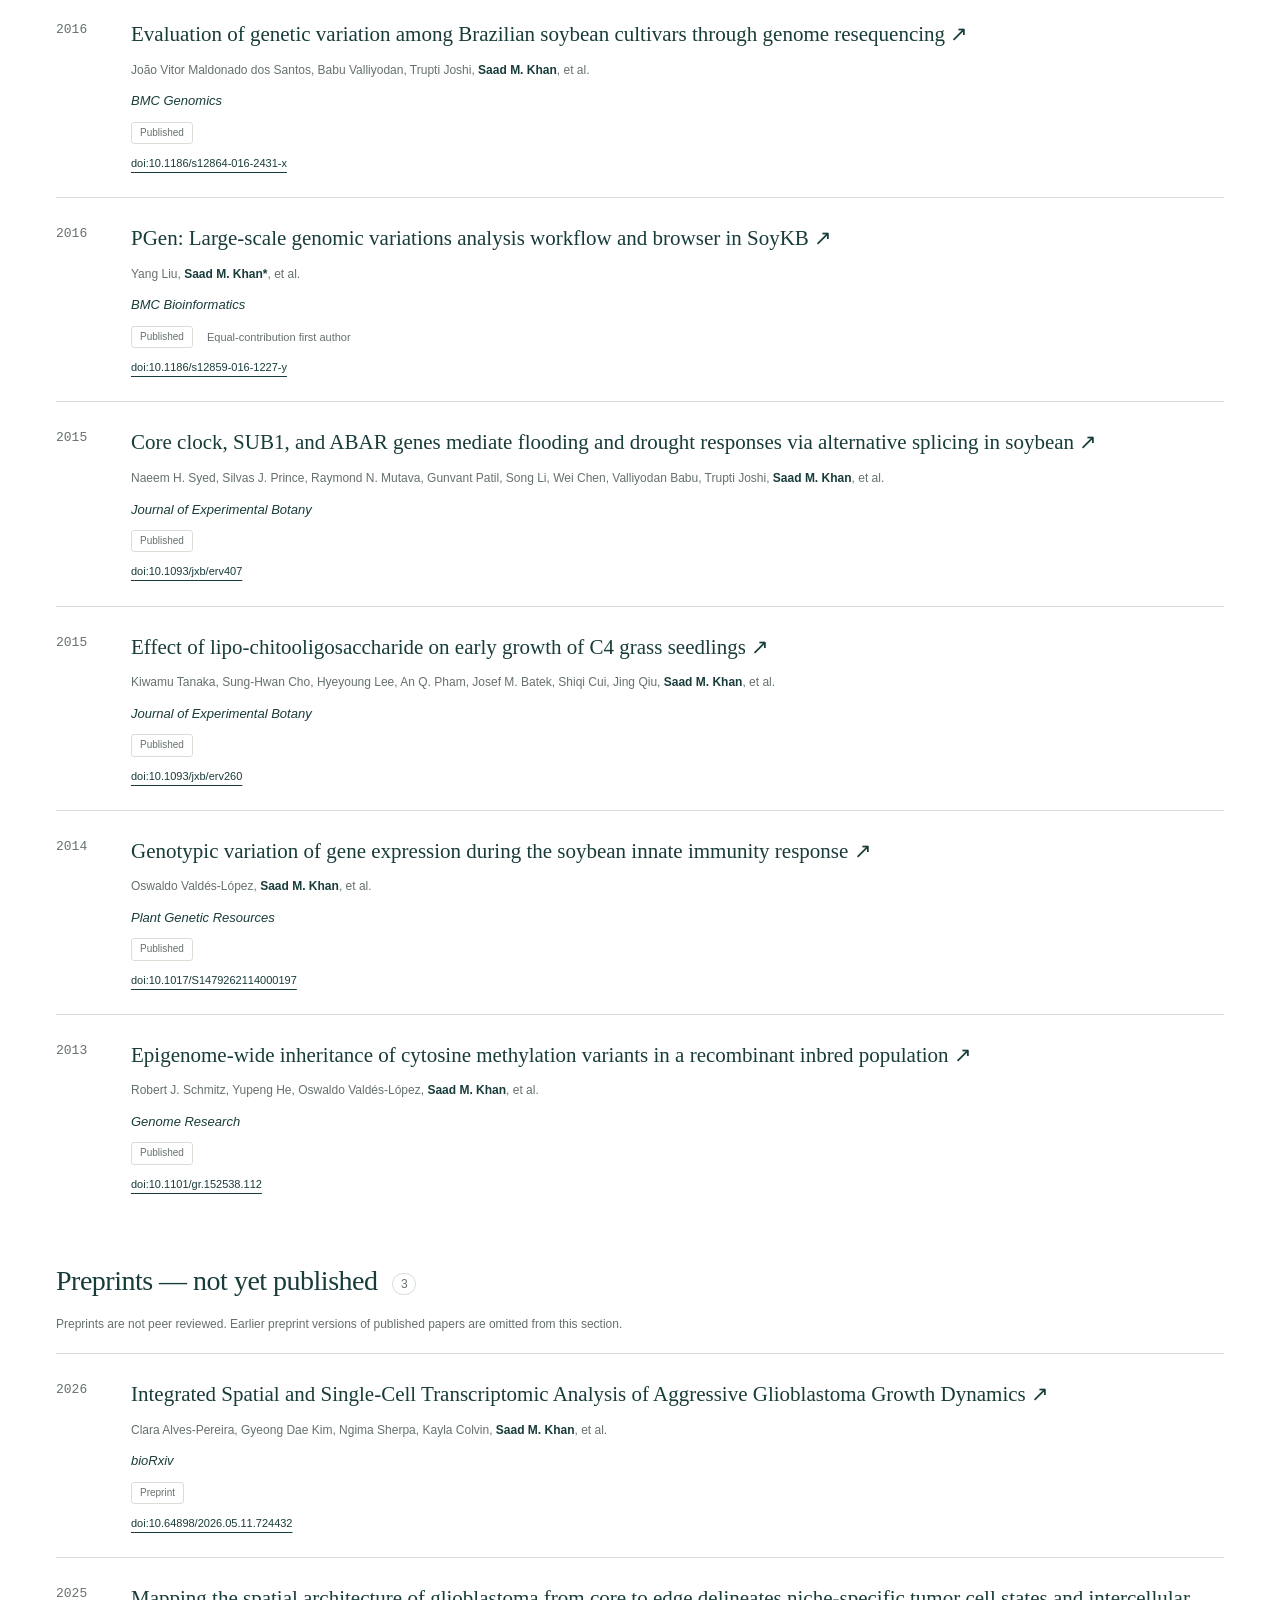
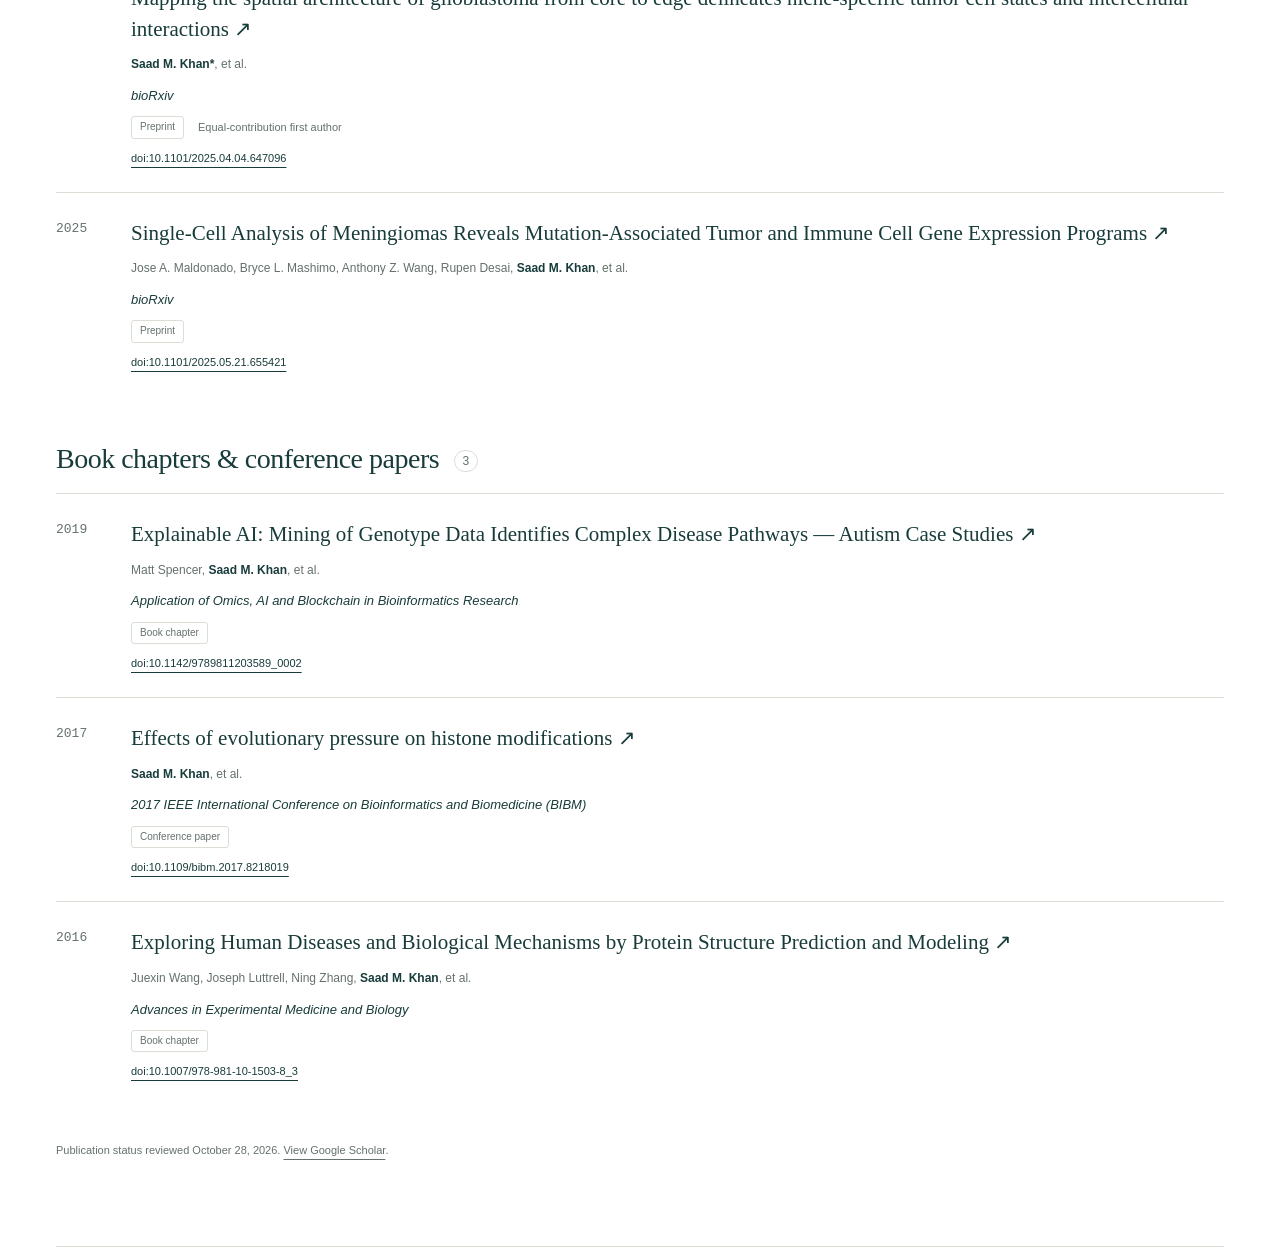
<file: publications.html>
<html lang="en"><head>
<script src="site_libs/quarto-html/tabby.min.js"></script>
<script src="site_libs/quarto-html/popper.min.js"></script>
<script src="site_libs/quarto-html/tippy.umd.min.js"></script>
<link href="site_libs/quarto-html/tippy.css" rel="stylesheet">
<link href="site_libs/quarto-html/light-border.css" rel="stylesheet">
<link href="site_libs/quarto-html/quarto-html-afe927e19676d0e50b1726048be49fb1.min.css" rel="stylesheet" append-hash="true" data-mode="light">
<link href="site_libs/quarto-html/quarto-syntax-highlighting-5c1318cf63eba56dbef7ba16bc7d56f5.css" rel="stylesheet" id="quarto-text-highlighting-styles"><meta name="viewport" content="width=device-width,initial-scale=1"><title>Publications | Saad Murtaza Khan</title>

<meta name="generator" content="quarto"><link rel="stylesheet" href="./styles-theme-v2.css">
<link rel="icon" href="assets/favicon.ico" sizes="any"><link rel="icon" type="image/png" href="assets/favicon.png"><meta property="og:type" content="website"><meta property="og:title" content="Publications | Saad Murtaza Khan"><meta property="og:image" content="https://smk5g5.github.io/assets/site-thumbnail.png"><meta property="og:image:width" content="1200"><meta property="og:image:height" content="630"><meta property="og:image:alt" content="Anatomy of a Method scientific illustration"><meta name="twitter:card" content="summary_large_image"><meta name="twitter:image" content="https://smk5g5.github.io/assets/site-thumbnail.png"><script src="assets/theme.js"></script></head><body><div class="site-shell"><div class="method-banner" aria-label="Anatomy of a Method"><img src="./assets/anatomy-method-header.webp" width="1774" height="360" alt="Anatomy of a Method: DNA, histology, spatial cell patterns, networks, matrices, and machine learning" fetchpriority="high"></div>
<header class="below-banner"><nav aria-label="Main navigation">
<a href="./index.html">Research</a>
<a href="./publications.html" class="active" aria-current="page">Publications</a>
<a href="./software.html">Software</a>
<a href="./blog.html">Blog</a>
<a href="./contact.html">Contact</a>
<a href="./about.html">About</a>
<button id="theme-toggle" class="theme-toggle" type="button" aria-label="Switch to dark colors" aria-pressed="false">☾ Dark</button></nav></header><main class="site-content"><header id="title-block-header" class="quarto-title-block"><h1 class="page-heading title">Publications</h1></header>
<div class="page-content"><section id="publications"><div class="section-head"><p><a href="https://scholar.google.com/citations?hl=en&amp;user=z_JS9WYAAAAJ&amp;view_op=list_works&amp;sortby=pubdate" target="_blank" rel="noopener">Google Scholar ↗</a></p></div><div class="publication-summary"><span>17 published papers</span><span>3 unpublished preprints</span><span>3 chapters &amp; conference papers</span></div><div class="pub-controls" aria-label="Publication filters"><button class="filter active" data-filter="all" aria-pressed="true">All</button><button class="filter" data-filter="published" aria-pressed="false">Published papers</button><button class="filter" data-filter="preprint" aria-pressed="false">Unpublished preprints</button><button class="filter" data-filter="other" aria-pressed="false">Chapters &amp; conferences</button><input id="search" type="search" aria-label="Search publications" placeholder="Search titles, authors, journals…"></div><label class="lead-toggle"><input type="checkbox" id="lead-only"> First / co-first author only</label><p id="result-count" class="pub-group-note" role="status" aria-live="polite">23 entries</p><div class="pub-group" data-group="published"><h2 class="pub-group-title">Published papers <span class="group-count">17</span></h2><article class="pub-entry" data-category="published" data-lead="false"><span class="pub-year">2026</span><div><h3><a href="https://doi.org/10.3390/cancers18111825" target="_blank" rel="noopener">IDH1-Associated m6A Methylation Is Linked to Transcriptomic Heterogeneity in Glioma ↗</a></h3><p class="pub-authors">Syeda Maheen Batool, Hanna Lee, Koushik Muralidharan, <strong>Saad M. Khan</strong>, et al.</p><p class="pub-venue">Cancers</p><div class="pub-meta"><span class="pub-badge">Published</span><span>Journal version of the earlier glioma m6A preprint</span></div><a class="pub-doi" href="https://doi.org/10.3390/cancers18111825" target="_blank" rel="noopener">doi:10.3390/cancers18111825</a></div></article><article class="pub-entry" data-category="published" data-lead="false"><span class="pub-year">2024</span><div><h3><a href="https://doi.org/10.1158/2159-8290.CD-23-0913" target="_blank" rel="noopener">Glioblastoma-infiltrating CD8+ T cells are predominantly a clonally expanded GZMK+ effector population ↗</a></h3><p class="pub-authors">Anthony Z. Wang, Bryce L. Mashimo, Maximilian O. Schaettler, Ngima D. Sherpa, Lydia A. Leavitt, Alexandra J. Livingstone, <strong>Saad M. Khan</strong>, et al.</p><p class="pub-venue">Cancer Discovery</p><div class="pub-meta"><span class="pub-badge">Published</span></div><a class="pub-doi" href="https://doi.org/10.1158/2159-8290.CD-23-0913" target="_blank" rel="noopener">doi:10.1158/2159-8290.CD-23-0913</a></div></article><article class="pub-entry" data-category="published" data-lead="false"><span class="pub-year">2024</span><div><h3><a href="https://doi.org/10.1038/s41467-023-42762-w" target="_blank" rel="noopener">Single-cell multi-omic analysis of the vestibular schwannoma ecosystem uncovers a nerve injury-like state ↗</a></h3><p class="pub-authors">Thomas F. Barrett, Bhuvic Patel, <strong>Saad M. Khan</strong>, et al.</p><p class="pub-venue">Nature Communications</p><div class="pub-meta"><span class="pub-badge">Published</span></div><a class="pub-doi" href="https://doi.org/10.1038/s41467-023-42762-w" target="_blank" rel="noopener">doi:10.1038/s41467-023-42762-w</a></div></article><article class="pub-entry" data-category="published" data-lead="false"><span class="pub-year">2023</span><div><h3><a href="https://doi.org/10.1126/sciadv.ade3559" target="_blank" rel="noopener">TREM2 inhibition triggers antitumor cell activity of myeloid cells in glioblastoma ↗</a></h3><p class="pub-authors">Rui Sun, Rowland Han, Colin McCornack, <strong>Saad M. Khan</strong>, et al.</p><p class="pub-venue">Science Advances</p><div class="pub-meta"><span class="pub-badge">Published</span></div><a class="pub-doi" href="https://doi.org/10.1126/sciadv.ade3559" target="_blank" rel="noopener">doi:10.1126/sciadv.ade3559</a></div></article><article class="pub-entry" data-category="published" data-lead="false"><span class="pub-year">2022</span><div><h3><a href="https://doi.org/10.1158/2643-3230.BCD-21-0050" target="_blank" rel="noopener">Genetic and Transcriptional Contributions to Relapse in Normal Karyotype Acute Myeloid Leukemia ↗</a></h3><p class="pub-authors">Allegra A. Petti, <strong>Saad M. Khan</strong>, et al.</p><p class="pub-venue">Blood Cancer Discovery</p><div class="pub-meta"><span class="pub-badge">Published</span></div><a class="pub-doi" href="https://doi.org/10.1158/2643-3230.BCD-21-0050" target="_blank" rel="noopener">doi:10.1158/2643-3230.BCD-21-0050</a></div></article><article class="pub-entry" data-category="published" data-lead="false"><span class="pub-year">2022</span><div><h3><a href="https://doi.org/10.1126/scitranslmed.abm1375" target="_blank" rel="noopener">Hematopoietic cell transplantation donor-derived memory-like NK cells functionally persist after transfer into patients with leukemia ↗</a></h3><p class="pub-authors">Melissa M. Berrien-Elliott, Jennifer A. Foltz, David A. Russler-Germain, Carly C. Neal, Jennifer Tran, Margery Gang, Pamela Wong, Bryan Fisk, Celia C. Cubitt, Nancy D. Marin, Alice Y. Zhou, Miriam T. Jacobs, Mark Foster, Timothy Schappe, Ethan McClain, Samantha Kersting-Schadek, Sweta Desai, Patrick Pence, Michelle Becker-Hapak, Jeremy Eisele, Matthew Mosior, Lynne Marsala, Obi L. Griffith, Malachi Griffith, <strong>Saad M. Khan</strong>, et al.</p><p class="pub-venue">Science Translational Medicine</p><div class="pub-meta"><span class="pub-badge">Published</span></div><a class="pub-doi" href="https://doi.org/10.1126/scitranslmed.abm1375" target="_blank" rel="noopener">doi:10.1126/scitranslmed.abm1375</a></div></article><article class="pub-entry" data-category="published" data-lead="true"><span class="pub-year">2022</span><div><h3><a href="https://doi.org/10.1136/jitc-2022-005293" target="_blank" rel="noopener">Impact of CD4 T cells on intratumoral CD8 T-cell exhaustion and responsiveness to PD-1 blockade therapy in mouse brain tumors ↗</a></h3><p class="pub-authors"><strong>Saad M. Khan*</strong>, et al.</p><p class="pub-venue">Journal for ImmunoTherapy of Cancer</p><div class="pub-meta"><span class="pub-badge">Published</span><span>Equal-contribution first author</span></div><a class="pub-doi" href="https://doi.org/10.1136/jitc-2022-005293" target="_blank" rel="noopener">doi:10.1136/jitc-2022-005293</a></div></article><article class="pub-entry" data-category="published" data-lead="false"><span class="pub-year">2022</span><div><h3><a href="https://doi.org/10.1186/s13073-022-01051-9" target="_blank" rel="noopener">Single-cell profiling of human dura and meningioma reveals cellular meningeal landscape and insights into meningioma immune response ↗</a></h3><p class="pub-authors">Anthony Z. Wang, Jay A. Bowman-Kirigin, Rupen Desai, Liang-I Kang, Pujan R. Patel, Bhuvic Patel, <strong>Saad M. Khan</strong>, et al.</p><p class="pub-venue">Genome Medicine</p><div class="pub-meta"><span class="pub-badge">Published</span></div><a class="pub-doi" href="https://doi.org/10.1186/s13073-022-01051-9" target="_blank" rel="noopener">doi:10.1186/s13073-022-01051-9</a></div></article><article class="pub-entry" data-category="published" data-lead="true"><span class="pub-year">2020</span><div><h3><a href="https://doi.org/10.1016/j.csbj.2020.07.010" target="_blank" rel="noopener">MU-PseUDeep: A deep learning method for prediction of pseudouridine sites ↗</a></h3><p class="pub-authors"><strong>Saad M. Khan</strong>, et al.</p><p class="pub-venue">Computational and Structural Biotechnology Journal</p><div class="pub-meta"><span class="pub-badge">Published</span><span>First author</span></div><a class="pub-doi" href="https://doi.org/10.1016/j.csbj.2020.07.010" target="_blank" rel="noopener">doi:10.1016/j.csbj.2020.07.010</a></div></article><article class="pub-entry" data-category="published" data-lead="true"><span class="pub-year">2018</span><div><h3><a href="https://doi.org/10.1007/s40484-017-0125-2" target="_blank" rel="noopener">Whole-exome sequencing and microRNA profiling reveal PI3K/AKT pathway’s involvement in juvenile myelomonocytic leukemia ↗</a></h3><p class="pub-authors"><strong>Saad M. Khan</strong>, et al.</p><p class="pub-venue">Quantitative Biology</p><div class="pub-meta"><span class="pub-badge">Published</span><span>First author</span></div><a class="pub-doi" href="https://doi.org/10.1007/s40484-017-0125-2" target="_blank" rel="noopener">doi:10.1007/s40484-017-0125-2</a></div></article><article class="pub-entry" data-category="published" data-lead="false"><span class="pub-year">2017</span><div><h3><a href="https://doi.org/10.1111/nph.14421" target="_blank" rel="noopener">Divergent cytosine DNA methylation patterns in single‐cell, soybean root hairs ↗</a></h3><p class="pub-authors">Md Shakhawat Hossain, Taiji Kawakatsu, Kyung Do Kim, Ning Zhang, Cuong T. Nguyen, <strong>Saad M. Khan</strong>, et al.</p><p class="pub-venue">New Phytologist</p><div class="pub-meta"><span class="pub-badge">Published</span></div><a class="pub-doi" href="https://doi.org/10.1111/nph.14421" target="_blank" rel="noopener">doi:10.1111/nph.14421</a></div></article><article class="pub-entry" data-category="published" data-lead="false"><span class="pub-year">2016</span><div><h3><a href="https://doi.org/10.1186/s12864-016-2431-x" target="_blank" rel="noopener">Evaluation of genetic variation among Brazilian soybean cultivars through genome resequencing ↗</a></h3><p class="pub-authors">João Vitor Maldonado dos Santos, Babu Valliyodan, Trupti Joshi, <strong>Saad M. Khan</strong>, et al.</p><p class="pub-venue">BMC Genomics</p><div class="pub-meta"><span class="pub-badge">Published</span></div><a class="pub-doi" href="https://doi.org/10.1186/s12864-016-2431-x" target="_blank" rel="noopener">doi:10.1186/s12864-016-2431-x</a></div></article><article class="pub-entry" data-category="published" data-lead="true"><span class="pub-year">2016</span><div><h3><a href="https://doi.org/10.1186/s12859-016-1227-y" target="_blank" rel="noopener">PGen: Large-scale genomic variations analysis workflow and browser in SoyKB ↗</a></h3><p class="pub-authors">Yang Liu, <strong>Saad M. Khan*</strong>, et al.</p><p class="pub-venue">BMC Bioinformatics</p><div class="pub-meta"><span class="pub-badge">Published</span><span>Equal-contribution first author</span></div><a class="pub-doi" href="https://doi.org/10.1186/s12859-016-1227-y" target="_blank" rel="noopener">doi:10.1186/s12859-016-1227-y</a></div></article><article class="pub-entry" data-category="published" data-lead="false"><span class="pub-year">2015</span><div><h3><a href="https://doi.org/10.1093/jxb/erv407" target="_blank" rel="noopener">Core clock, SUB1, and ABAR genes mediate flooding and drought responses via alternative splicing in soybean ↗</a></h3><p class="pub-authors">Naeem H. Syed, Silvas J. Prince, Raymond N. Mutava, Gunvant Patil, Song Li, Wei Chen, Valliyodan Babu, Trupti Joshi, <strong>Saad M. Khan</strong>, et al.</p><p class="pub-venue">Journal of Experimental Botany</p><div class="pub-meta"><span class="pub-badge">Published</span></div><a class="pub-doi" href="https://doi.org/10.1093/jxb/erv407" target="_blank" rel="noopener">doi:10.1093/jxb/erv407</a></div></article><article class="pub-entry" data-category="published" data-lead="false"><span class="pub-year">2015</span><div><h3><a href="https://doi.org/10.1093/jxb/erv260" target="_blank" rel="noopener">Effect of lipo-chitooligosaccharide on early growth of C4 grass seedlings ↗</a></h3><p class="pub-authors">Kiwamu Tanaka, Sung-Hwan Cho, Hyeyoung Lee, An Q. Pham, Josef M. Batek, Shiqi Cui, Jing Qiu, <strong>Saad M. Khan</strong>, et al.</p><p class="pub-venue">Journal of Experimental Botany</p><div class="pub-meta"><span class="pub-badge">Published</span></div><a class="pub-doi" href="https://doi.org/10.1093/jxb/erv260" target="_blank" rel="noopener">doi:10.1093/jxb/erv260</a></div></article><article class="pub-entry" data-category="published" data-lead="false"><span class="pub-year">2014</span><div><h3><a href="https://doi.org/10.1017/S1479262114000197" target="_blank" rel="noopener">Genotypic variation of gene expression during the soybean innate immunity response ↗</a></h3><p class="pub-authors">Oswaldo Valdés-López, <strong>Saad M. Khan</strong>, et al.</p><p class="pub-venue">Plant Genetic Resources</p><div class="pub-meta"><span class="pub-badge">Published</span></div><a class="pub-doi" href="https://doi.org/10.1017/S1479262114000197" target="_blank" rel="noopener">doi:10.1017/S1479262114000197</a></div></article><article class="pub-entry" data-category="published" data-lead="false"><span class="pub-year">2013</span><div><h3><a href="https://doi.org/10.1101/gr.152538.112" target="_blank" rel="noopener">Epigenome-wide inheritance of cytosine methylation variants in a recombinant inbred population ↗</a></h3><p class="pub-authors">Robert J. Schmitz, Yupeng He, Oswaldo Valdés-López, <strong>Saad M. Khan</strong>, et al.</p><p class="pub-venue">Genome Research</p><div class="pub-meta"><span class="pub-badge">Published</span></div><a class="pub-doi" href="https://doi.org/10.1101/gr.152538.112" target="_blank" rel="noopener">doi:10.1101/gr.152538.112</a></div></article></div><div class="pub-group" data-group="preprint"><h2 class="pub-group-title">Preprints — not yet published <span class="group-count">3</span></h2><p class="pub-group-note">Preprints are not peer reviewed. Earlier preprint versions of published papers are omitted from this section.</p><article class="pub-entry" data-category="preprint" data-lead="false"><span class="pub-year">2026</span><div><h3><a href="https://doi.org/10.64898/2026.05.11.724432" target="_blank" rel="noopener">Integrated Spatial and Single-Cell Transcriptomic Analysis of Aggressive Glioblastoma Growth Dynamics ↗</a></h3><p class="pub-authors">Clara Alves-Pereira, Gyeong Dae Kim, Ngima Sherpa, Kayla Colvin, <strong>Saad M. Khan</strong>, et al.</p><p class="pub-venue">bioRxiv</p><div class="pub-meta"><span class="pub-badge">Preprint</span></div><a class="pub-doi" href="https://doi.org/10.64898/2026.05.11.724432" target="_blank" rel="noopener">doi:10.64898/2026.05.11.724432</a></div></article><article class="pub-entry" data-category="preprint" data-lead="true"><span class="pub-year">2025</span><div><h3><a href="https://doi.org/10.1101/2025.04.04.647096" target="_blank" rel="noopener">Mapping the spatial architecture of glioblastoma from core to edge delineates niche-specific tumor cell states and intercellular interactions ↗</a></h3><p class="pub-authors"><strong>Saad M. Khan*</strong>, et al.</p><p class="pub-venue">bioRxiv</p><div class="pub-meta"><span class="pub-badge">Preprint</span><span>Equal-contribution first author</span></div><a class="pub-doi" href="https://doi.org/10.1101/2025.04.04.647096" target="_blank" rel="noopener">doi:10.1101/2025.04.04.647096</a></div></article><article class="pub-entry" data-category="preprint" data-lead="false"><span class="pub-year">2025</span><div><h3><a href="https://doi.org/10.1101/2025.05.21.655421" target="_blank" rel="noopener">Single-Cell Analysis of Meningiomas Reveals Mutation-Associated Tumor and Immune Cell Gene Expression Programs ↗</a></h3><p class="pub-authors">Jose A. Maldonado, Bryce L. Mashimo, Anthony Z. Wang, Rupen Desai, <strong>Saad M. Khan</strong>, et al.</p><p class="pub-venue">bioRxiv</p><div class="pub-meta"><span class="pub-badge">Preprint</span></div><a class="pub-doi" href="https://doi.org/10.1101/2025.05.21.655421" target="_blank" rel="noopener">doi:10.1101/2025.05.21.655421</a></div></article></div><div class="pub-group" data-group="other"><h2 class="pub-group-title">Book chapters &amp; conference papers <span class="group-count">3</span></h2><article class="pub-entry" data-category="other" data-lead="false"><span class="pub-year">2019</span><div><h3><a href="https://doi.org/10.1142/9789811203589_0002" target="_blank" rel="noopener">Explainable AI: Mining of Genotype Data Identifies Complex Disease Pathways — Autism Case Studies ↗</a></h3><p class="pub-authors">Matt Spencer, <strong>Saad M. Khan</strong>, et al.</p><p class="pub-venue">Application of Omics, AI and Blockchain in Bioinformatics Research</p><div class="pub-meta"><span class="pub-badge">Book chapter</span></div><a class="pub-doi" href="https://doi.org/10.1142/9789811203589_0002" target="_blank" rel="noopener">doi:10.1142/9789811203589_0002</a></div></article><article class="pub-entry" data-category="other" data-lead="true"><span class="pub-year">2017</span><div><h3><a href="https://doi.org/10.1109/bibm.2017.8218019" target="_blank" rel="noopener">Effects of evolutionary pressure on histone modifications ↗</a></h3><p class="pub-authors"><strong>Saad M. Khan</strong>, et al.</p><p class="pub-venue">2017 IEEE International Conference on Bioinformatics and Biomedicine (BIBM)</p><div class="pub-meta"><span class="pub-badge">Conference paper</span></div><a class="pub-doi" href="https://doi.org/10.1109/bibm.2017.8218019" target="_blank" rel="noopener">doi:10.1109/bibm.2017.8218019</a></div></article><article class="pub-entry" data-category="other" data-lead="false"><span class="pub-year">2016</span><div><h3><a href="https://doi.org/10.1007/978-981-10-1503-8_3" target="_blank" rel="noopener">Exploring Human Diseases and Biological Mechanisms by Protein Structure Prediction and Modeling ↗</a></h3><p class="pub-authors">Juexin Wang, Joseph Luttrell, Ning Zhang, <strong>Saad M. Khan</strong>, et al.</p><p class="pub-venue">Advances in Experimental Medicine and Biology</p><div class="pub-meta"><span class="pub-badge">Book chapter</span></div><a class="pub-doi" href="https://doi.org/10.1007/978-981-10-1503-8_3" target="_blank" rel="noopener">doi:10.1007/978-981-10-1503-8_3</a></div></article></div><p id="empty" class="empty" hidden="">No publications match these filters.</p><p class="pub-review">Publication status reviewed October 28, 2026. <a href="https://scholar.google.com/citations?hl=en&amp;user=z_JS9WYAAAAJ&amp;view_op=list_works&amp;sortby=pubdate" target="_blank" rel="noopener">View Google Scholar</a>.</p></section>
<script>
let category='all';
const entries=[...document.querySelectorAll('.pub-entry')];
function updatePublications(){const q=document.querySelector('#search').value.trim().toLowerCase();const lead=document.querySelector('#lead-only').checked;let total=0;entries.forEach(e=>{e.hidden=!((category==='all'||e.dataset.category===category)&&(!lead||e.dataset.lead==='true')&&e.textContent.toLowerCase().includes(q));if(!e.hidden)total++});document.querySelectorAll('.pub-group').forEach(g=>{const count=[...g.querySelectorAll('.pub-entry')].filter(e=>!e.hidden).length;g.hidden=count===0;g.querySelector('.group-count').textContent=count});document.querySelector('#empty').hidden=total!==0;document.querySelector('#result-count').textContent=total+' '+(total===1?'entry':'entries');}
document.querySelectorAll('[data-filter]').forEach(b=>b.addEventListener('click',()=>{category=b.dataset.filter;document.querySelectorAll('[data-filter]').forEach(x=>{x.classList.toggle('active',x===b);x.setAttribute('aria-pressed',String(x===b))});updatePublications()}));document.querySelector('#search').addEventListener('input',updatePublications);document.querySelector('#lead-only').addEventListener('change',updatePublications);
</script>
</div>
<script id="quarto-html-after-body" type="application/javascript">
  window.document.addEventListener("DOMContentLoaded", function (event) {
    const tabsets =  window.document.querySelectorAll(".panel-tabset-tabby")
    tabsets.forEach(function(tabset) {
      const tabby = new Tabby('#' + tabset.id);
    });
      var localhostRegex = new RegExp(/^(?:http|https):\/\/localhost\:?[0-9]*\//);
      var mailtoRegex = new RegExp(/^mailto:/);
        var filterRegex = new RegExp("https:\/\/smk5g5\.github\.io");
      var isInternal = (href) => {
          return filterRegex.test(href) || localhostRegex.test(href) || mailtoRegex.test(href);
      }
      // Inspect non-navigation links and adorn them if external
     var links = window.document.querySelectorAll('a[href]:not(.nav-link):not(.navbar-brand):not(.toc-action):not(.sidebar-link):not(.sidebar-item-toggle):not(.pagination-link):not(.no-external):not([aria-hidden]):not(.dropdown-item):not(.quarto-navigation-tool):not(.about-link)');
      for (var i=0; i<links.length; i++) {
        const link = links[i];
        if (!isInternal(link.href)) {
          // undo the damage that might have been done by quarto-nav.js in the case of
          // links that we want to consider external
          if (link.dataset.originalHref !== undefined) {
            link.href = link.dataset.originalHref;
          }
        }
      }
    function tippyHover(el, contentFn, onTriggerFn, onUntriggerFn) {
      const config = {
        allowHTML: true,
        maxWidth: 500,
        delay: 100,
        arrow: false,
        appendTo: function(el) {
            return el.parentElement;
        },
        interactive: true,
        interactiveBorder: 10,
        theme: 'light-border',
        placement: 'bottom-start',
      };
      if (contentFn) {
        config.content = contentFn;
      }
      if (onTriggerFn) {
        config.onTrigger = onTriggerFn;
      }
      if (onUntriggerFn) {
        config.onUntrigger = onUntriggerFn;
      }
      window.tippy(el, config); 
    }
    const noterefs = window.document.querySelectorAll('a[role="doc-noteref"]');
    for (var i=0; i<noterefs.length; i++) {
      const ref = noterefs[i];
      tippyHover(ref, function() {
        // use id or data attribute instead here
        let href = ref.getAttribute('data-footnote-href') || ref.getAttribute('href');
        try { href = new URL(href).hash; } catch {}
        const id = href.replace(/^#\/?/, "");
        const note = window.document.getElementById(id);
        if (note) {
          return note.innerHTML;
        } else {
          return "";
        }
      });
    }
    const xrefs = window.document.querySelectorAll('a.quarto-xref');
    const processXRef = (id, note) => {
      // Strip column container classes
      const stripColumnClz = (el) => {
        el.classList.remove("page-full", "page-columns");
        if (el.children) {
          for (const child of el.children) {
            stripColumnClz(child);
          }
        }
      }
      stripColumnClz(note)
      if (id === null || id.startsWith('sec-')) {
        // Special case sections, only their first couple elements
        const container = document.createElement("div");
        if (note.children && note.children.length > 2) {
          container.appendChild(note.children[0].cloneNode(true));
          for (let i = 1; i < note.children.length; i++) {
            const child = note.children[i];
            if (child.tagName === "P" && child.innerText === "") {
              continue;
            } else {
              container.appendChild(child.cloneNode(true));
              break;
            }
          }
          if (window.Quarto?.typesetMath) {
            window.Quarto.typesetMath(container);
          }
          return container.innerHTML
        } else {
          if (window.Quarto?.typesetMath) {
            window.Quarto.typesetMath(note);
          }
          return note.innerHTML;
        }
      } else {
        // Remove any anchor links if they are present
        const anchorLink = note.querySelector('a.anchorjs-link');
        if (anchorLink) {
          anchorLink.remove();
        }
        if (window.Quarto?.typesetMath) {
          window.Quarto.typesetMath(note);
        }
        if (note.classList.contains("callout")) {
          return note.outerHTML;
        } else {
          return note.innerHTML;
        }
      }
    }
    for (var i=0; i<xrefs.length; i++) {
      const xref = xrefs[i];
      tippyHover(xref, undefined, function(instance) {
        instance.disable();
        let url = xref.getAttribute('href');
        let hash = undefined; 
        if (url.startsWith('#')) {
          hash = url;
        } else {
          try { hash = new URL(url).hash; } catch {}
        }
        if (hash) {
          const id = hash.replace(/^#\/?/, "");
          const note = window.document.getElementById(id);
          if (note !== null) {
            try {
              const html = processXRef(id, note.cloneNode(true));
              instance.setContent(html);
            } finally {
              instance.enable();
              instance.show();
            }
          } else {
            // See if we can fetch this
            fetch(url.split('#')[0])
            .then(res => res.text())
            .then(html => {
              const parser = new DOMParser();
              const htmlDoc = parser.parseFromString(html, "text/html");
              const note = htmlDoc.getElementById(id);
              if (note !== null) {
                const html = processXRef(id, note);
                instance.setContent(html);
              } 
            }).finally(() => {
              instance.enable();
              instance.show();
            });
          }
        } else {
          // See if we can fetch a full url (with no hash to target)
          // This is a special case and we should probably do some content thinning / targeting
          fetch(url)
          .then(res => res.text())
          .then(html => {
            const parser = new DOMParser();
            const htmlDoc = parser.parseFromString(html, "text/html");
            const note = htmlDoc.querySelector('main.content');
            if (note !== null) {
              // This should only happen for chapter cross references
              // (since there is no id in the URL)
              // remove the first header
              if (note.children.length > 0 && note.children[0].tagName === "HEADER") {
                note.children[0].remove();
              }
              const html = processXRef(null, note);
              instance.setContent(html);
            } 
          }).finally(() => {
            instance.enable();
            instance.show();
          });
        }
      }, function(instance) {
      });
    }
        let selectedAnnoteEl;
        const selectorForAnnotation = ( cell, annotation) => {
          let cellAttr = 'data-code-cell="' + cell + '"';
          let lineAttr = 'data-code-annotation="' +  annotation + '"';
          const selector = 'span[' + cellAttr + '][' + lineAttr + ']';
          return selector;
        }
        const selectCodeLines = (annoteEl) => {
          const doc = window.document;
          const targetCell = annoteEl.getAttribute("data-target-cell");
          const targetAnnotation = annoteEl.getAttribute("data-target-annotation");
          const annoteSpan = window.document.querySelector(selectorForAnnotation(targetCell, targetAnnotation));
          const lines = annoteSpan.getAttribute("data-code-lines").split(",");
          const lineIds = lines.map((line) => {
            return targetCell + "-" + line;
          })
          let top = null;
          let height = null;
          let parent = null;
          if (lineIds.length > 0) {
              //compute the position of the single el (top and bottom and make a div)
              const el = window.document.getElementById(lineIds[0]);
              top = el.offsetTop;
              height = el.offsetHeight;
              parent = el.parentElement.parentElement;
            if (lineIds.length > 1) {
              const lastEl = window.document.getElementById(lineIds[lineIds.length - 1]);
              const bottom = lastEl.offsetTop + lastEl.offsetHeight;
              height = bottom - top;
            }
            if (top !== null && height !== null && parent !== null) {
              // cook up a div (if necessary) and position it 
              let div = window.document.getElementById("code-annotation-line-highlight");
              if (div === null) {
                div = window.document.createElement("div");
                div.setAttribute("id", "code-annotation-line-highlight");
                div.style.position = 'absolute';
                parent.appendChild(div);
              }
              div.style.top = top - 2 + "px";
              div.style.height = height + 4 + "px";
              div.style.left = 0;
              let gutterDiv = window.document.getElementById("code-annotation-line-highlight-gutter");
              if (gutterDiv === null) {
                gutterDiv = window.document.createElement("div");
                gutterDiv.setAttribute("id", "code-annotation-line-highlight-gutter");
                gutterDiv.style.position = 'absolute';
                const codeCell = window.document.getElementById(targetCell);
                const gutter = codeCell.querySelector('.code-annotation-gutter');
                gutter.appendChild(gutterDiv);
              }
              gutterDiv.style.top = top - 2 + "px";
              gutterDiv.style.height = height + 4 + "px";
            }
            selectedAnnoteEl = annoteEl;
          }
        };
        const unselectCodeLines = () => {
          const elementsIds = ["code-annotation-line-highlight", "code-annotation-line-highlight-gutter"];
          elementsIds.forEach((elId) => {
            const div = window.document.getElementById(elId);
            if (div) {
              div.remove();
            }
          });
          selectedAnnoteEl = undefined;
        };
          // Handle positioning of the toggle
      window.addEventListener(
        "resize",
        throttle(() => {
          elRect = undefined;
          if (selectedAnnoteEl) {
            selectCodeLines(selectedAnnoteEl);
          }
        }, 10)
      );
      function throttle(fn, ms) {
      let throttle = false;
      let timer;
        return (...args) => {
          if(!throttle) { // first call gets through
              fn.apply(this, args);
              throttle = true;
          } else { // all the others get throttled
              if(timer) clearTimeout(timer); // cancel #2
              timer = setTimeout(() => {
                fn.apply(this, args);
                timer = throttle = false;
              }, ms);
          }
        };
      }
        // Attach click handler to the DT
        const annoteDls = window.document.querySelectorAll('dt[data-target-cell]');
        for (const annoteDlNode of annoteDls) {
          annoteDlNode.addEventListener('click', (event) => {
            const clickedEl = event.target;
            if (clickedEl !== selectedAnnoteEl) {
              unselectCodeLines();
              const activeEl = window.document.querySelector('dt[data-target-cell].code-annotation-active');
              if (activeEl) {
                activeEl.classList.remove('code-annotation-active');
              }
              selectCodeLines(clickedEl);
              clickedEl.classList.add('code-annotation-active');
            } else {
              // Unselect the line
              unselectCodeLines();
              clickedEl.classList.remove('code-annotation-active');
            }
          });
        }
    const findCites = (el) => {
      const parentEl = el.parentElement;
      if (parentEl) {
        const cites = parentEl.dataset.cites;
        if (cites) {
          return {
            el,
            cites: cites.split(' ')
          };
        } else {
          return findCites(el.parentElement)
        }
      } else {
        return undefined;
      }
    };
    var bibliorefs = window.document.querySelectorAll('a[role="doc-biblioref"]');
    for (var i=0; i<bibliorefs.length; i++) {
      const ref = bibliorefs[i];
      const citeInfo = findCites(ref);
      if (citeInfo) {
        tippyHover(citeInfo.el, function() {
          var popup = window.document.createElement('div');
          citeInfo.cites.forEach(function(cite) {
            var citeDiv = window.document.createElement('div');
            citeDiv.classList.add('hanging-indent');
            citeDiv.classList.add('csl-entry');
            var biblioDiv = window.document.getElementById('ref-' + cite);
            if (biblioDiv) {
              citeDiv.innerHTML = biblioDiv.innerHTML;
            }
            popup.appendChild(citeDiv);
          });
          return popup.innerHTML;
        });
      }
    }
  });
  </script>
</main></div>
</body></html>
</file>
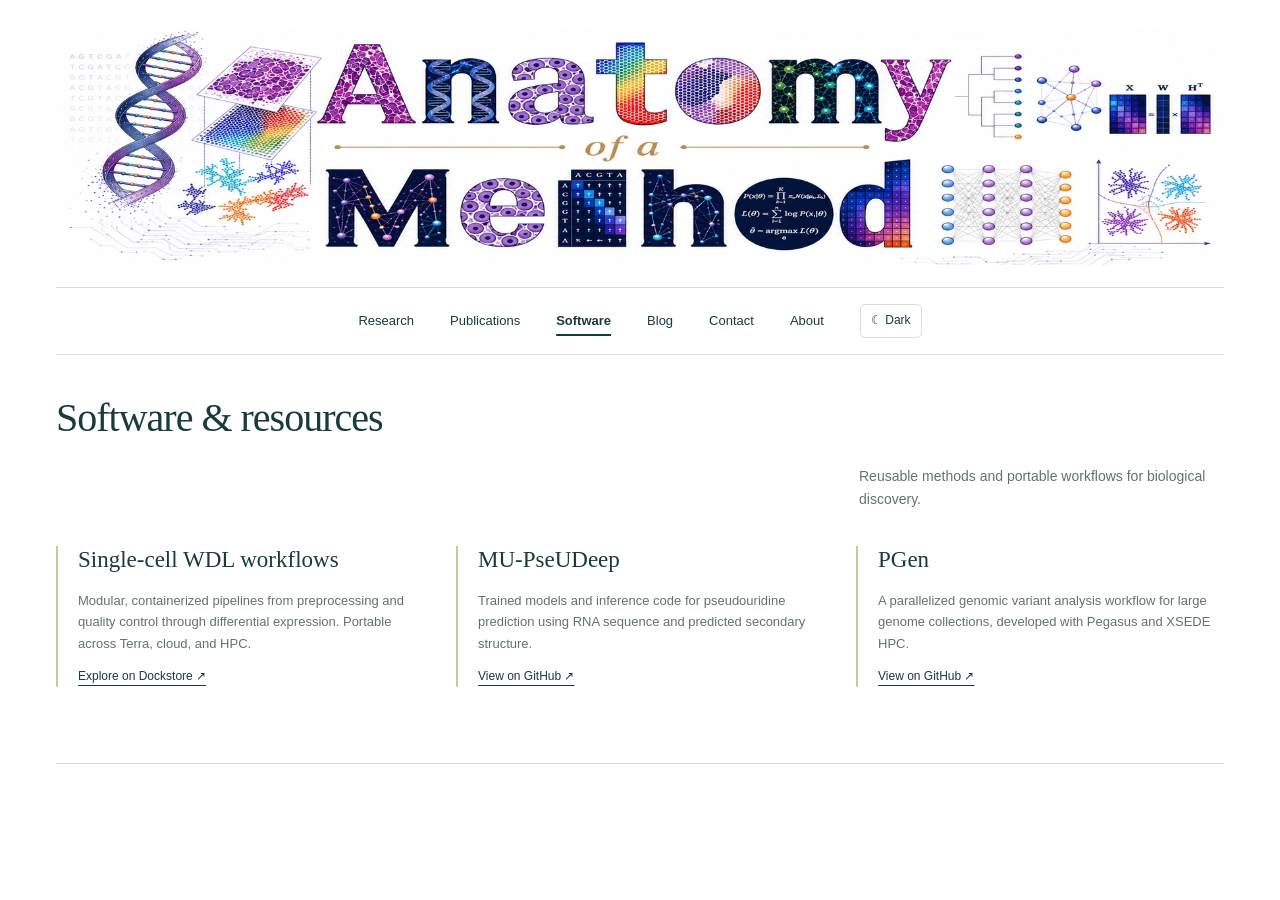
<file: software.html>
<html lang="en"><head>
<script src="site_libs/quarto-html/tabby.min.js"></script>
<script src="site_libs/quarto-html/popper.min.js"></script>
<script src="site_libs/quarto-html/tippy.umd.min.js"></script>
<link href="site_libs/quarto-html/tippy.css" rel="stylesheet">
<link href="site_libs/quarto-html/light-border.css" rel="stylesheet">
<link href="site_libs/quarto-html/quarto-html-afe927e19676d0e50b1726048be49fb1.min.css" rel="stylesheet" append-hash="true" data-mode="light">
<link href="site_libs/quarto-html/quarto-syntax-highlighting-5c1318cf63eba56dbef7ba16bc7d56f5.css" rel="stylesheet" id="quarto-text-highlighting-styles"><meta name="viewport" content="width=device-width,initial-scale=1"><title>Software | Saad Murtaza Khan</title>

<meta name="generator" content="quarto"><link rel="stylesheet" href="./styles-theme-v2.css">
<link rel="icon" href="assets/favicon.ico" sizes="any"><link rel="icon" type="image/png" href="assets/favicon.png"><meta property="og:type" content="website"><meta property="og:title" content="Software | Saad Murtaza Khan"><meta property="og:image" content="https://smk5g5.github.io/assets/site-thumbnail.png"><meta property="og:image:width" content="1200"><meta property="og:image:height" content="630"><meta property="og:image:alt" content="Anatomy of a Method scientific illustration"><meta name="twitter:card" content="summary_large_image"><meta name="twitter:image" content="https://smk5g5.github.io/assets/site-thumbnail.png"><script src="assets/theme.js"></script></head><body><div class="site-shell"><div class="method-banner" aria-label="Anatomy of a Method"><img src="./assets/anatomy-method-header.webp" width="1774" height="360" alt="Anatomy of a Method: DNA, histology, spatial cell patterns, networks, matrices, and machine learning" fetchpriority="high"></div>
<header class="below-banner"><nav aria-label="Main navigation">
<a href="./index.html">Research</a>
<a href="./publications.html">Publications</a>
<a href="./software.html" class="active" aria-current="page">Software</a>
<a href="./blog.html">Blog</a>
<a href="./contact.html">Contact</a>
<a href="./about.html">About</a>
<button id="theme-toggle" class="theme-toggle" type="button" aria-label="Switch to dark colors" aria-pressed="false">☾ Dark</button></nav></header><main class="site-content"><header id="title-block-header" class="quarto-title-block"><h1 class="page-heading title">Software &amp; resources</h1></header>
<div class="page-content"><section id="software"><div class="section-head"><div></div><p>Reusable methods and portable workflows for biological discovery.</p></div><div class="tools"><article><h3>Single-cell WDL workflows</h3><p>Modular, containerized pipelines from preprocessing and quality control through differential expression. Portable across Terra, cloud, and HPC.</p><a href="https://dockstore.org/organizations/PettilabMGH/collections/Singlecellwdls" target="_blank" rel="noopener">Explore on Dockstore ↗</a></article><article><h3>MU-PseUDeep</h3><p>Trained models and inference code for pseudouridine prediction using RNA sequence and predicted secondary structure.</p><a href="https://github.com/smk5g5/MU-PseUDeep" target="_blank" rel="noopener">View on GitHub ↗</a></article><article><h3>PGen</h3><p>A parallelized genomic variant analysis workflow for large genome collections, developed with Pegasus and XSEDE HPC.</p><a href="https://github.com/pegasus-isi/PGen-GenomicVariations-Workflow" target="_blank" rel="noopener">View on GitHub ↗</a></article></div></section>
</div>
<script id="quarto-html-after-body" type="application/javascript">
  window.document.addEventListener("DOMContentLoaded", function (event) {
    const tabsets =  window.document.querySelectorAll(".panel-tabset-tabby")
    tabsets.forEach(function(tabset) {
      const tabby = new Tabby('#' + tabset.id);
    });
      var localhostRegex = new RegExp(/^(?:http|https):\/\/localhost\:?[0-9]*\//);
      var mailtoRegex = new RegExp(/^mailto:/);
        var filterRegex = new RegExp("https:\/\/smk5g5\.github\.io");
      var isInternal = (href) => {
          return filterRegex.test(href) || localhostRegex.test(href) || mailtoRegex.test(href);
      }
      // Inspect non-navigation links and adorn them if external
     var links = window.document.querySelectorAll('a[href]:not(.nav-link):not(.navbar-brand):not(.toc-action):not(.sidebar-link):not(.sidebar-item-toggle):not(.pagination-link):not(.no-external):not([aria-hidden]):not(.dropdown-item):not(.quarto-navigation-tool):not(.about-link)');
      for (var i=0; i<links.length; i++) {
        const link = links[i];
        if (!isInternal(link.href)) {
          // undo the damage that might have been done by quarto-nav.js in the case of
          // links that we want to consider external
          if (link.dataset.originalHref !== undefined) {
            link.href = link.dataset.originalHref;
          }
        }
      }
    function tippyHover(el, contentFn, onTriggerFn, onUntriggerFn) {
      const config = {
        allowHTML: true,
        maxWidth: 500,
        delay: 100,
        arrow: false,
        appendTo: function(el) {
            return el.parentElement;
        },
        interactive: true,
        interactiveBorder: 10,
        theme: 'light-border',
        placement: 'bottom-start',
      };
      if (contentFn) {
        config.content = contentFn;
      }
      if (onTriggerFn) {
        config.onTrigger = onTriggerFn;
      }
      if (onUntriggerFn) {
        config.onUntrigger = onUntriggerFn;
      }
      window.tippy(el, config); 
    }
    const noterefs = window.document.querySelectorAll('a[role="doc-noteref"]');
    for (var i=0; i<noterefs.length; i++) {
      const ref = noterefs[i];
      tippyHover(ref, function() {
        // use id or data attribute instead here
        let href = ref.getAttribute('data-footnote-href') || ref.getAttribute('href');
        try { href = new URL(href).hash; } catch {}
        const id = href.replace(/^#\/?/, "");
        const note = window.document.getElementById(id);
        if (note) {
          return note.innerHTML;
        } else {
          return "";
        }
      });
    }
    const xrefs = window.document.querySelectorAll('a.quarto-xref');
    const processXRef = (id, note) => {
      // Strip column container classes
      const stripColumnClz = (el) => {
        el.classList.remove("page-full", "page-columns");
        if (el.children) {
          for (const child of el.children) {
            stripColumnClz(child);
          }
        }
      }
      stripColumnClz(note)
      if (id === null || id.startsWith('sec-')) {
        // Special case sections, only their first couple elements
        const container = document.createElement("div");
        if (note.children && note.children.length > 2) {
          container.appendChild(note.children[0].cloneNode(true));
          for (let i = 1; i < note.children.length; i++) {
            const child = note.children[i];
            if (child.tagName === "P" && child.innerText === "") {
              continue;
            } else {
              container.appendChild(child.cloneNode(true));
              break;
            }
          }
          if (window.Quarto?.typesetMath) {
            window.Quarto.typesetMath(container);
          }
          return container.innerHTML
        } else {
          if (window.Quarto?.typesetMath) {
            window.Quarto.typesetMath(note);
          }
          return note.innerHTML;
        }
      } else {
        // Remove any anchor links if they are present
        const anchorLink = note.querySelector('a.anchorjs-link');
        if (anchorLink) {
          anchorLink.remove();
        }
        if (window.Quarto?.typesetMath) {
          window.Quarto.typesetMath(note);
        }
        if (note.classList.contains("callout")) {
          return note.outerHTML;
        } else {
          return note.innerHTML;
        }
      }
    }
    for (var i=0; i<xrefs.length; i++) {
      const xref = xrefs[i];
      tippyHover(xref, undefined, function(instance) {
        instance.disable();
        let url = xref.getAttribute('href');
        let hash = undefined; 
        if (url.startsWith('#')) {
          hash = url;
        } else {
          try { hash = new URL(url).hash; } catch {}
        }
        if (hash) {
          const id = hash.replace(/^#\/?/, "");
          const note = window.document.getElementById(id);
          if (note !== null) {
            try {
              const html = processXRef(id, note.cloneNode(true));
              instance.setContent(html);
            } finally {
              instance.enable();
              instance.show();
            }
          } else {
            // See if we can fetch this
            fetch(url.split('#')[0])
            .then(res => res.text())
            .then(html => {
              const parser = new DOMParser();
              const htmlDoc = parser.parseFromString(html, "text/html");
              const note = htmlDoc.getElementById(id);
              if (note !== null) {
                const html = processXRef(id, note);
                instance.setContent(html);
              } 
            }).finally(() => {
              instance.enable();
              instance.show();
            });
          }
        } else {
          // See if we can fetch a full url (with no hash to target)
          // This is a special case and we should probably do some content thinning / targeting
          fetch(url)
          .then(res => res.text())
          .then(html => {
            const parser = new DOMParser();
            const htmlDoc = parser.parseFromString(html, "text/html");
            const note = htmlDoc.querySelector('main.content');
            if (note !== null) {
              // This should only happen for chapter cross references
              // (since there is no id in the URL)
              // remove the first header
              if (note.children.length > 0 && note.children[0].tagName === "HEADER") {
                note.children[0].remove();
              }
              const html = processXRef(null, note);
              instance.setContent(html);
            } 
          }).finally(() => {
            instance.enable();
            instance.show();
          });
        }
      }, function(instance) {
      });
    }
        let selectedAnnoteEl;
        const selectorForAnnotation = ( cell, annotation) => {
          let cellAttr = 'data-code-cell="' + cell + '"';
          let lineAttr = 'data-code-annotation="' +  annotation + '"';
          const selector = 'span[' + cellAttr + '][' + lineAttr + ']';
          return selector;
        }
        const selectCodeLines = (annoteEl) => {
          const doc = window.document;
          const targetCell = annoteEl.getAttribute("data-target-cell");
          const targetAnnotation = annoteEl.getAttribute("data-target-annotation");
          const annoteSpan = window.document.querySelector(selectorForAnnotation(targetCell, targetAnnotation));
          const lines = annoteSpan.getAttribute("data-code-lines").split(",");
          const lineIds = lines.map((line) => {
            return targetCell + "-" + line;
          })
          let top = null;
          let height = null;
          let parent = null;
          if (lineIds.length > 0) {
              //compute the position of the single el (top and bottom and make a div)
              const el = window.document.getElementById(lineIds[0]);
              top = el.offsetTop;
              height = el.offsetHeight;
              parent = el.parentElement.parentElement;
            if (lineIds.length > 1) {
              const lastEl = window.document.getElementById(lineIds[lineIds.length - 1]);
              const bottom = lastEl.offsetTop + lastEl.offsetHeight;
              height = bottom - top;
            }
            if (top !== null && height !== null && parent !== null) {
              // cook up a div (if necessary) and position it 
              let div = window.document.getElementById("code-annotation-line-highlight");
              if (div === null) {
                div = window.document.createElement("div");
                div.setAttribute("id", "code-annotation-line-highlight");
                div.style.position = 'absolute';
                parent.appendChild(div);
              }
              div.style.top = top - 2 + "px";
              div.style.height = height + 4 + "px";
              div.style.left = 0;
              let gutterDiv = window.document.getElementById("code-annotation-line-highlight-gutter");
              if (gutterDiv === null) {
                gutterDiv = window.document.createElement("div");
                gutterDiv.setAttribute("id", "code-annotation-line-highlight-gutter");
                gutterDiv.style.position = 'absolute';
                const codeCell = window.document.getElementById(targetCell);
                const gutter = codeCell.querySelector('.code-annotation-gutter');
                gutter.appendChild(gutterDiv);
              }
              gutterDiv.style.top = top - 2 + "px";
              gutterDiv.style.height = height + 4 + "px";
            }
            selectedAnnoteEl = annoteEl;
          }
        };
        const unselectCodeLines = () => {
          const elementsIds = ["code-annotation-line-highlight", "code-annotation-line-highlight-gutter"];
          elementsIds.forEach((elId) => {
            const div = window.document.getElementById(elId);
            if (div) {
              div.remove();
            }
          });
          selectedAnnoteEl = undefined;
        };
          // Handle positioning of the toggle
      window.addEventListener(
        "resize",
        throttle(() => {
          elRect = undefined;
          if (selectedAnnoteEl) {
            selectCodeLines(selectedAnnoteEl);
          }
        }, 10)
      );
      function throttle(fn, ms) {
      let throttle = false;
      let timer;
        return (...args) => {
          if(!throttle) { // first call gets through
              fn.apply(this, args);
              throttle = true;
          } else { // all the others get throttled
              if(timer) clearTimeout(timer); // cancel #2
              timer = setTimeout(() => {
                fn.apply(this, args);
                timer = throttle = false;
              }, ms);
          }
        };
      }
        // Attach click handler to the DT
        const annoteDls = window.document.querySelectorAll('dt[data-target-cell]');
        for (const annoteDlNode of annoteDls) {
          annoteDlNode.addEventListener('click', (event) => {
            const clickedEl = event.target;
            if (clickedEl !== selectedAnnoteEl) {
              unselectCodeLines();
              const activeEl = window.document.querySelector('dt[data-target-cell].code-annotation-active');
              if (activeEl) {
                activeEl.classList.remove('code-annotation-active');
              }
              selectCodeLines(clickedEl);
              clickedEl.classList.add('code-annotation-active');
            } else {
              // Unselect the line
              unselectCodeLines();
              clickedEl.classList.remove('code-annotation-active');
            }
          });
        }
    const findCites = (el) => {
      const parentEl = el.parentElement;
      if (parentEl) {
        const cites = parentEl.dataset.cites;
        if (cites) {
          return {
            el,
            cites: cites.split(' ')
          };
        } else {
          return findCites(el.parentElement)
        }
      } else {
        return undefined;
      }
    };
    var bibliorefs = window.document.querySelectorAll('a[role="doc-biblioref"]');
    for (var i=0; i<bibliorefs.length; i++) {
      const ref = bibliorefs[i];
      const citeInfo = findCites(ref);
      if (citeInfo) {
        tippyHover(citeInfo.el, function() {
          var popup = window.document.createElement('div');
          citeInfo.cites.forEach(function(cite) {
            var citeDiv = window.document.createElement('div');
            citeDiv.classList.add('hanging-indent');
            citeDiv.classList.add('csl-entry');
            var biblioDiv = window.document.getElementById('ref-' + cite);
            if (biblioDiv) {
              citeDiv.innerHTML = biblioDiv.innerHTML;
            }
            popup.appendChild(citeDiv);
          });
          return popup.innerHTML;
        });
      }
    }
  });
  </script>
</main></div>
</body></html>
</file>
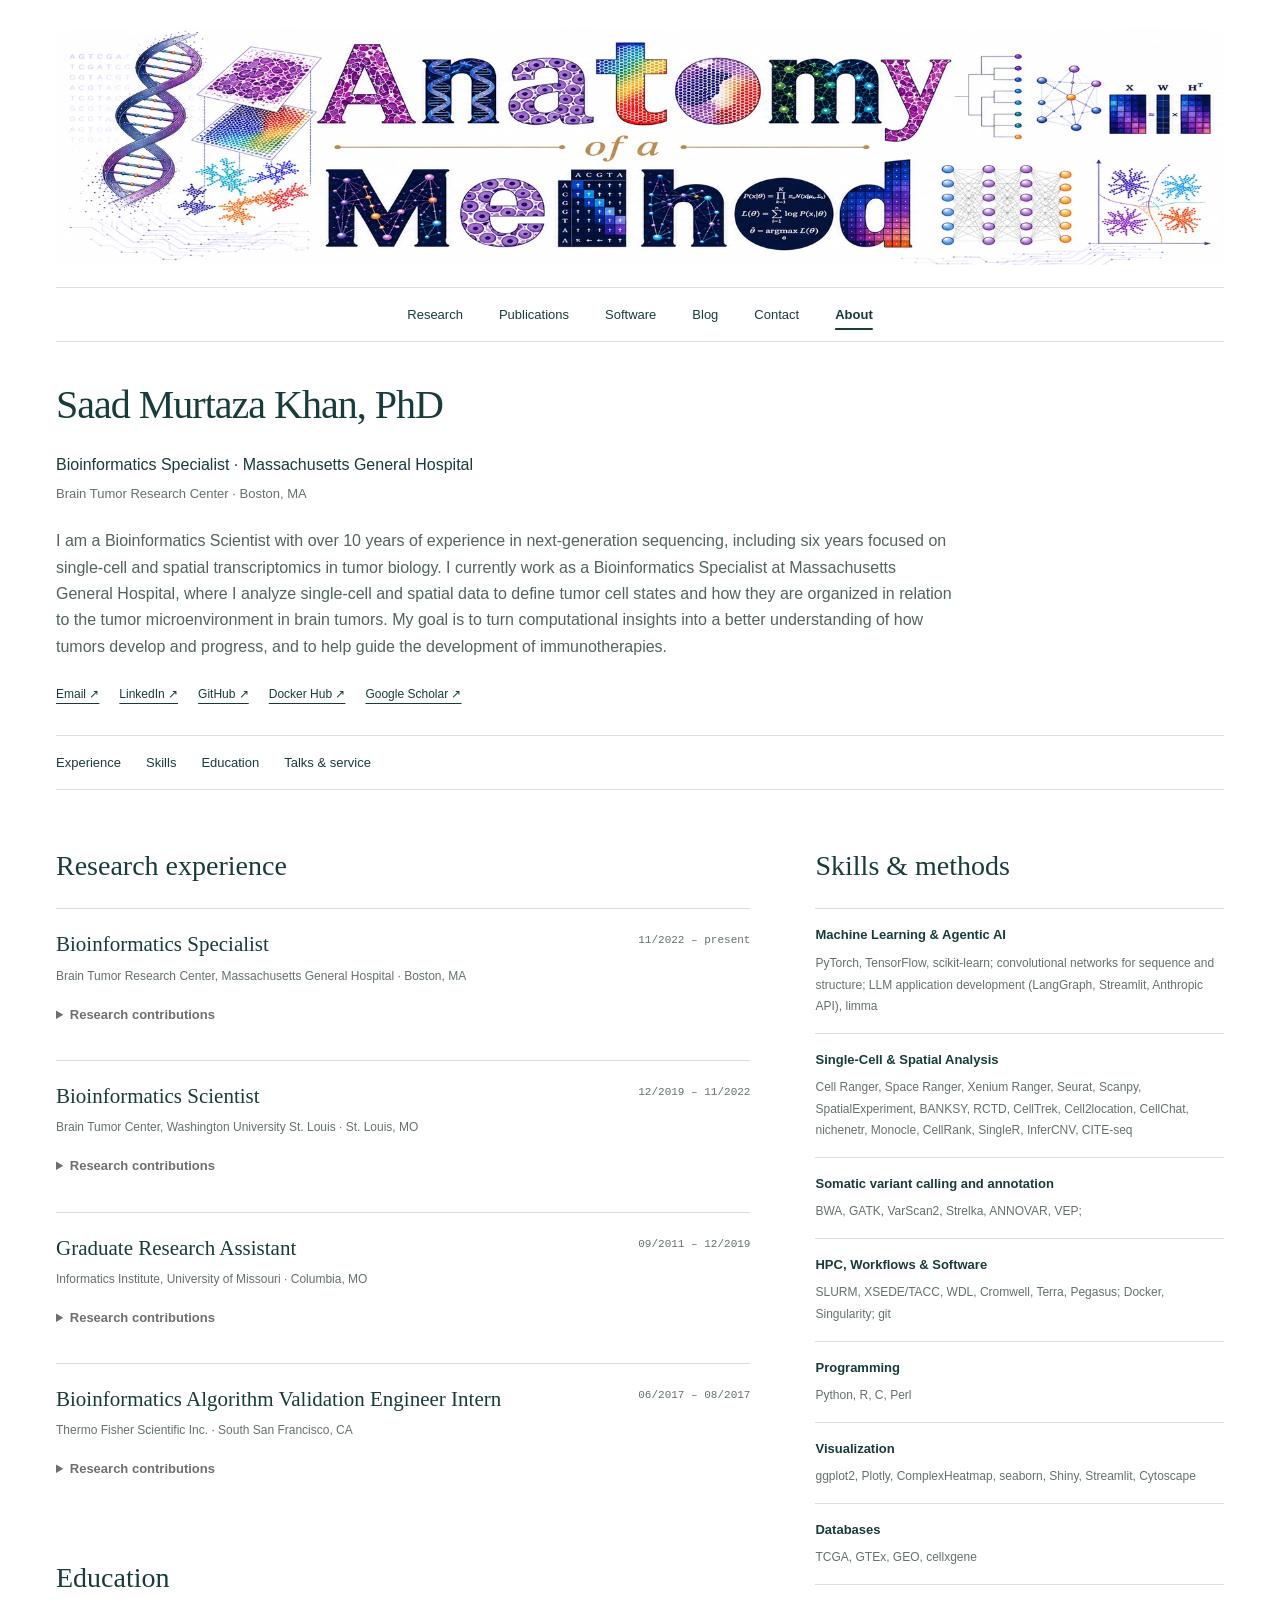
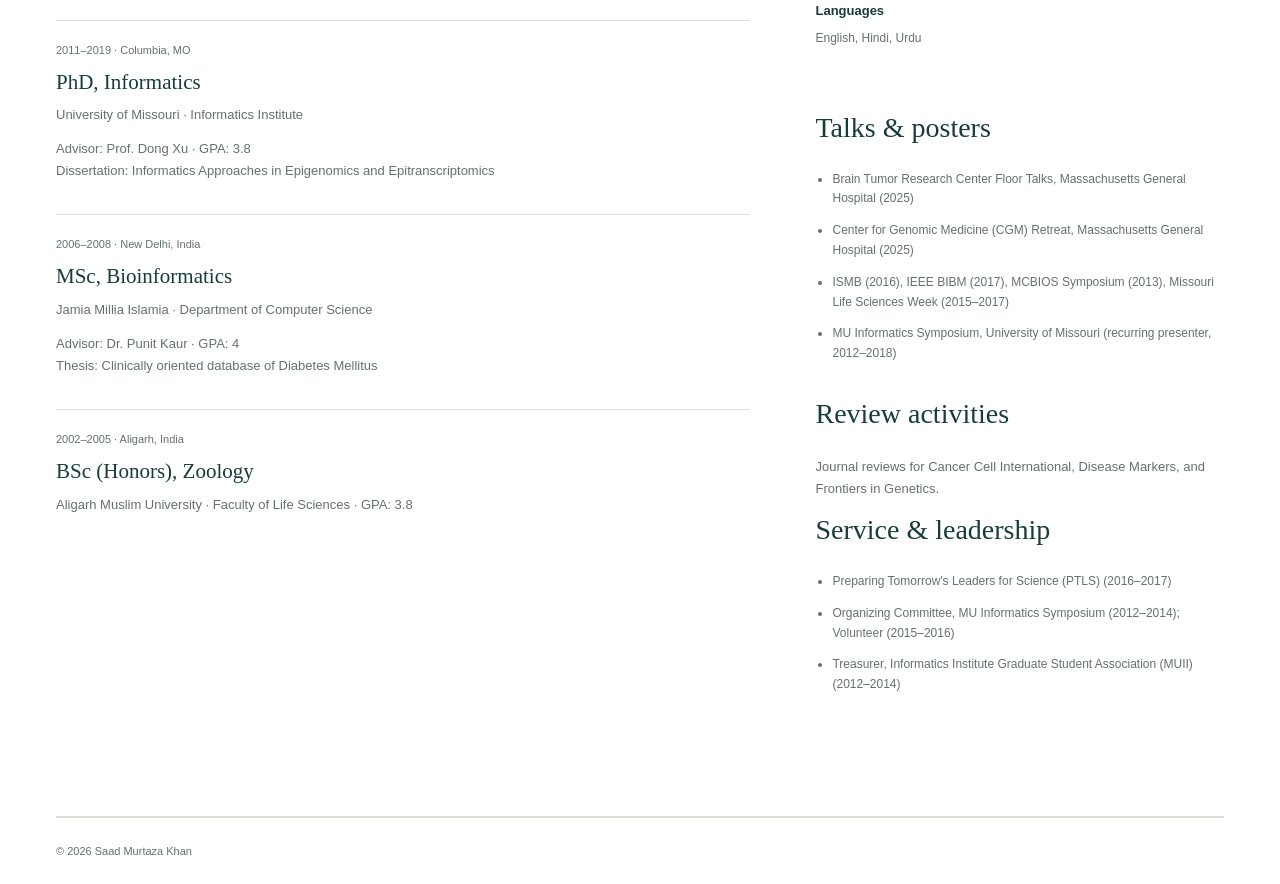
<file: public-site/about.html>
<html lang="en"><head>
<script src="site_libs/quarto-html/tabby.min.js"></script>
<script src="site_libs/quarto-html/popper.min.js"></script>
<script src="site_libs/quarto-html/tippy.umd.min.js"></script>
<link href="site_libs/quarto-html/tippy.css" rel="stylesheet">
<link href="site_libs/quarto-html/light-border.css" rel="stylesheet">
<link href="site_libs/quarto-html/quarto-html-afe927e19676d0e50b1726048be49fb1.min.css" rel="stylesheet" append-hash="true" data-mode="light">
<link href="site_libs/quarto-html/quarto-syntax-highlighting-5c1318cf63eba56dbef7ba16bc7d56f5.css" rel="stylesheet" id="quarto-text-highlighting-styles"><meta name="viewport" content="width=device-width,initial-scale=1"><title>About | Saad Murtaza Khan</title>

<meta name="generator" content="quarto"><link rel="stylesheet" href="./styles.css">
</head><body><div class="site-shell"><div class="method-banner" aria-label="Anatomy of a Method"><img src="./assets/anatomy-method-header.webp" width="1774" height="360" alt="Anatomy of a Method: DNA, histology, spatial cell patterns, networks, matrices, and machine learning" fetchpriority="high"></div>
<header class="below-banner"><nav aria-label="Main navigation">
<a href="./index.html">Research</a>
<a href="./publications.html">Publications</a>
<a href="./software.html">Software</a>
<a href="./blog.html">Blog</a>
<a href="./contact.html">Contact</a>
<a href="./about.html" class="active" aria-current="page">About</a>
</nav></header><main class="site-content"><header id="title-block-header" class="quarto-title-block"><h1 class="page-heading title">Saad Murtaza Khan, PhD</h1></header>
<div class="page-content"><section id="about"><div class="eyebrow">About &amp; curriculum vitae</div><div class="cv-profile"><div><p class="cv-role">Bioinformatics Specialist · Massachusetts General Hospital</p><p class="cv-location">Brain Tumor Research Center · Boston, MA</p></div></div><p class="cv-summary">I am a Bioinformatics Scientist with over 10 years of experience in next-generation sequencing, including six years focused on single-cell and spatial transcriptomics in tumor biology. I currently work as a Bioinformatics Specialist at Massachusetts General Hospital, where I analyze single-cell and spatial data to define tumor cell states and how they are organized in relation to the tumor microenvironment in brain tumors. My goal is to turn computational insights into a better understanding of how tumors develop and progress, and to help guide the development of immunotherapies.</p><div class="cv-social"><a href="mailto:skhan41@mgh.harvard.edu">Email ↗</a><a href="https://www.linkedin.com/in/saad-murtaza-khan/">LinkedIn ↗</a><a href="https://github.com/smk5g5">GitHub ↗</a><a href="https://hub.docker.com/u/smk5g5">Docker Hub ↗</a><a href="https://scholar.google.com/citations?user=z_JS9WYAAAAJ&amp;hl=en">Google Scholar ↗</a></div><nav class="cv-jump" aria-label="CV sections"><a href="#cv-experience">Experience</a><a href="#cv-skills">Skills</a><a href="#cv-education">Education</a><a href="#cv-service">Talks &amp; service</a></nav><div class="cv-layout"><div><div id="cv-experience" class="cv-section"><h3>Research experience</h3><article class="cv-job"><div class="cv-job-head"><div><h4>Bioinformatics Specialist</h4><p>Brain Tumor Research Center, Massachusetts General Hospital · Boston, MA</p></div><span>11/2022 – present</span></div><details><summary>Research contributions</summary><ul><li><strong>Spatial architecture of the glioblastoma immune microenvironment</strong><p>Led the analysis of a 22-sample Visium cohort with matched Xenium and single-nucleus RNA-seq, mapping tumor and immune cell states from tumor core to infiltrating edge. Used BANKSY for niche detection, RCTD and CellTrek for deconvolution, and CellChat and NicheNet for niche-restricted ligand-receptor inference. Identified interactions confined to specific anatomical niches, which argues that effective combinations will need to be chosen for the region they are meant to act on. First author on the resulting preprint.</p></li><li><strong>Single-cell and exome characterization of meningioma</strong><p>Combined single-cell RNA-seq and whole-exome sequencing to link driver mutations to tumor and immune cell gene expression programs at single-cell resolution.</p></li><li><strong>Epitranscriptomics of glioma</strong><p>Analyzed long-read nanopore RNA-seq to define glioma subtype-specific m6A landscapes and their effect on isoform usage and gene expression, separating the contributions of individual m6A regulators.</p></li></ul></details></article><article class="cv-job"><div class="cv-job-head"><div><h4>Bioinformatics Scientist</h4><p>Brain Tumor Center, Washington University St. Louis · St. Louis, MO</p></div><span>12/2019 – 11/2022</span></div><details><summary>Research contributions</summary><ul><li><strong>Determinants of response to PD-1 blockade in brain tumors</strong><p>Analyzed single-cell transcriptomes from syngeneic glioma models to explain divergent checkpoint blockade response. GL261 tumors were enriched for PD-1-responsive progenitor exhausted CD8⁺ T cells, while CT2A tumors were dominated by PD-1-refractory terminally exhausted CD8⁺ T cells, and CD4 T cell depletion shifted the exhaustion trajectory. Co-first author in the Journal for ImmunoTherapy of Cancer.</p></li><li><strong>Myeloid checkpoint target characterization</strong><p>Contributed the single-cell analysis supporting TREM2 as a myeloid checkpoint in glioblastoma, showing how TREM2 inhibition shifts myeloid cells toward an antitumor state (Science Advances).</p></li><li><strong>Genetic and transcriptional evolution at AML relapse</strong><p>Integrated single-cell RNA-seq with enhanced whole-genome sequencing across paired presentation and relapse samples to link subclonal genetic change to transcriptional state. Identified relapse-enriched cell states and quiescent, stem-like subpopulations that are candidate sources of resistance.</p></li><li><strong>Single-cell atlas of the vestibular schwannoma ecosystem</strong><p>Built a single-cell atlas of schwannoma and its microenvironment and identified a nerve injury-like program associated with myeloid infiltration, monocyte recruitment, and larger tumor size, nominating a mechanism and candidate targets (Nature Communications).</p></li><li><strong>Reproducible pipeline infrastructure for single-cell analysis</strong><p>Designed and implemented modular WDL pipelines covering preprocessing, quality control, normalization, clustering, and differential expression, deployed on cloud and HPC through Cromwell and Terra and published as a public Dockstore collection used by the lab and outside groups. dockstore.org/organizations/PettilabMGH</p></li></ul></details></article><article class="cv-job"><div class="cv-job-head"><div><h4>Graduate Research Assistant</h4><p>Informatics Institute, University of Missouri · Columbia, MO</p></div><span>09/2011 – 12/2019</span></div><details><summary>Research contributions</summary><ul><li><strong>Deep learning for RNA modification prediction</strong><p>Developed MU-PseUDeep, a convolutional neural network integrating primary sequence with predicted secondary structure to identify pseudouridine sites, outperforming existing methods across human, mouse, and yeast. First method to incorporate RNA secondary structure for this task. Genome-wide screening showed enrichment of predicted sites in neurodegeneration-associated transcripts.</p></li><li><strong>Large-scale variant analysis for 1000 genome Soybean project</strong><p>Built a parallelized variant calling and annotation workflow on the Pegasus workflow management system, running GATK across soybean genomes on XSEDE high-performance computing at the Texas Advanced Computing Center, and delivered the results as a queryable resource in SoyKB.</p></li><li><strong>Cancer genomics and microRNA profiling in JMML</strong><p>Analyzed whole-exome and high-depth panel sequencing from a JMML patient, identifying PI3K/AKT pathway mutations alongside known RAS/MAPK alterations, and paired this with microRNA profiling showing upregulated oncomiRs targeting PI3K/AKT genes.</p></li><li><strong>Soybean epigenomics</strong><p>Analyzed whole-genome bisulfite and RNA-seq data to characterize inheritance of MAMP-triggered immunity in soybean, identifying heritable differentially methylated regions including variants with non-Mendelian inheritance. First genome-wide methylation survey in soybean.</p></li></ul></details></article><article class="cv-job"><div class="cv-job-head"><div><h4>Bioinformatics Algorithm Validation Engineer Intern</h4><p>Thermo Fisher Scientific Inc. · South San Francisco, CA</p></div><span>06/2017 – 08/2017</span></div><details><summary>Research contributions</summary><ul><li><strong>Performance benchmarking and automated regression testing for Ion Reporter</strong><p>Compared workflow performance across Ion Reporter 5.2, 5.4, and 5.6, wrote Perl log parsers to profile per-actor runtime and R scripts to visualize the comparisons, and built automated regression suites in the in-house framework for functional annotation, BRCA CNV calling, and Oncomine fusion (OCAv3) workflows.</p></li></ul></details></article></div><div id="cv-education" class="cv-section"><h3>Education</h3><article class="cv-degree"><span>2011–2019 · Columbia, MO</span><h4>PhD, Informatics</h4><p>University of Missouri · Informatics Institute</p><p>Advisor: Prof. Dong Xu · GPA: 3.8<br>Dissertation: Informatics Approaches in Epigenomics and Epitranscriptomics</p></article><article class="cv-degree"><span>2006–2008 · New Delhi, India</span><h4>MSc, Bioinformatics</h4><p>Jamia Millia Islamia · Department of Computer Science</p><p>Advisor: Dr. Punit Kaur · GPA: 4<br>Thesis: Clinically oriented database of Diabetes Mellitus</p></article><article class="cv-degree"><span>2002–2005 · Aligarh, India</span><h4>BSc (Honors), Zoology</h4><p>Aligarh Muslim University · Faculty of Life Sciences · GPA: 3.8</p></article></div></div><aside><div id="cv-skills" class="cv-section"><h3>Skills &amp; methods</h3><dl class="cv-skills"><div><dt>Machine Learning &amp; Agentic AI</dt><dd>PyTorch, TensorFlow, scikit-learn; convolutional networks for sequence and structure; LLM application development (LangGraph, Streamlit, Anthropic API), limma</dd></div><div><dt>Single-Cell &amp; Spatial Analysis</dt><dd>Cell Ranger, Space Ranger, Xenium Ranger, Seurat, Scanpy, SpatialExperiment, BANKSY, RCTD, CellTrek, Cell2location, CellChat, nichenetr, Monocle, CellRank, SingleR, InferCNV, CITE-seq</dd></div><div><dt>Somatic variant calling and annotation</dt><dd>BWA, GATK, VarScan2, Strelka, ANNOVAR, VEP;</dd></div><div><dt>HPC, Workflows &amp; Software</dt><dd>SLURM, XSEDE/TACC, WDL, Cromwell, Terra, Pegasus; Docker, Singularity; git</dd></div><div><dt>Programming</dt><dd>Python, R, C, Perl</dd></div><div><dt>Visualization</dt><dd>ggplot2, Plotly, ComplexHeatmap, seaborn, Shiny, Streamlit, Cytoscape</dd></div><div><dt>Databases</dt><dd>TCGA, GTEx, GEO, cellxgene</dd></div><div><dt>Languages</dt><dd>English, Hindi, Urdu</dd></div></dl></div><div id="cv-service" class="cv-section"><h3>Talks &amp; posters</h3><ul class="cv-list"><li>Brain Tumor Research Center Floor Talks, Massachusetts General Hospital (2025)</li><li>Center for Genomic Medicine (CGM) Retreat, Massachusetts General Hospital (2025)</li><li>ISMB (2016), IEEE BIBM (2017), MCBIOS Symposium (2013), Missouri Life Sciences Week (2015–2017)</li><li>MU Informatics Symposium, University of Missouri (recurring presenter, 2012–2018)</li></ul><h3>Review activities</h3><p class="cv-small">Journal reviews for Cancer Cell International, Disease Markers, and Frontiers in Genetics.</p><h3>Service &amp; leadership</h3><ul class="cv-list"><li>Preparing Tomorrow's Leaders for Science (PTLS) (2016–2017)</li><li>Organizing Committee, MU Informatics Symposium (2012–2014); Volunteer (2015–2016)</li><li>Treasurer, Informatics Institute Graduate Student Association (MUII) (2012–2014)</li></ul></div></aside></div></section>
</div>
<script id="quarto-html-after-body" type="application/javascript">
  window.document.addEventListener("DOMContentLoaded", function (event) {
    const tabsets =  window.document.querySelectorAll(".panel-tabset-tabby")
    tabsets.forEach(function(tabset) {
      const tabby = new Tabby('#' + tabset.id);
    });
      var localhostRegex = new RegExp(/^(?:http|https):\/\/localhost\:?[0-9]*\//);
      var mailtoRegex = new RegExp(/^mailto:/);
        var filterRegex = new RegExp("https:\/\/smk5g5\.github\.io");
      var isInternal = (href) => {
          return filterRegex.test(href) || localhostRegex.test(href) || mailtoRegex.test(href);
      }
      // Inspect non-navigation links and adorn them if external
     var links = window.document.querySelectorAll('a[href]:not(.nav-link):not(.navbar-brand):not(.toc-action):not(.sidebar-link):not(.sidebar-item-toggle):not(.pagination-link):not(.no-external):not([aria-hidden]):not(.dropdown-item):not(.quarto-navigation-tool):not(.about-link)');
      for (var i=0; i<links.length; i++) {
        const link = links[i];
        if (!isInternal(link.href)) {
          // undo the damage that might have been done by quarto-nav.js in the case of
          // links that we want to consider external
          if (link.dataset.originalHref !== undefined) {
            link.href = link.dataset.originalHref;
          }
        }
      }
    function tippyHover(el, contentFn, onTriggerFn, onUntriggerFn) {
      const config = {
        allowHTML: true,
        maxWidth: 500,
        delay: 100,
        arrow: false,
        appendTo: function(el) {
            return el.parentElement;
        },
        interactive: true,
        interactiveBorder: 10,
        theme: 'light-border',
        placement: 'bottom-start',
      };
      if (contentFn) {
        config.content = contentFn;
      }
      if (onTriggerFn) {
        config.onTrigger = onTriggerFn;
      }
      if (onUntriggerFn) {
        config.onUntrigger = onUntriggerFn;
      }
      window.tippy(el, config); 
    }
    const noterefs = window.document.querySelectorAll('a[role="doc-noteref"]');
    for (var i=0; i<noterefs.length; i++) {
      const ref = noterefs[i];
      tippyHover(ref, function() {
        // use id or data attribute instead here
        let href = ref.getAttribute('data-footnote-href') || ref.getAttribute('href');
        try { href = new URL(href).hash; } catch {}
        const id = href.replace(/^#\/?/, "");
        const note = window.document.getElementById(id);
        if (note) {
          return note.innerHTML;
        } else {
          return "";
        }
      });
    }
    const xrefs = window.document.querySelectorAll('a.quarto-xref');
    const processXRef = (id, note) => {
      // Strip column container classes
      const stripColumnClz = (el) => {
        el.classList.remove("page-full", "page-columns");
        if (el.children) {
          for (const child of el.children) {
            stripColumnClz(child);
          }
        }
      }
      stripColumnClz(note)
      if (id === null || id.startsWith('sec-')) {
        // Special case sections, only their first couple elements
        const container = document.createElement("div");
        if (note.children && note.children.length > 2) {
          container.appendChild(note.children[0].cloneNode(true));
          for (let i = 1; i < note.children.length; i++) {
            const child = note.children[i];
            if (child.tagName === "P" && child.innerText === "") {
              continue;
            } else {
              container.appendChild(child.cloneNode(true));
              break;
            }
          }
          if (window.Quarto?.typesetMath) {
            window.Quarto.typesetMath(container);
          }
          return container.innerHTML
        } else {
          if (window.Quarto?.typesetMath) {
            window.Quarto.typesetMath(note);
          }
          return note.innerHTML;
        }
      } else {
        // Remove any anchor links if they are present
        const anchorLink = note.querySelector('a.anchorjs-link');
        if (anchorLink) {
          anchorLink.remove();
        }
        if (window.Quarto?.typesetMath) {
          window.Quarto.typesetMath(note);
        }
        if (note.classList.contains("callout")) {
          return note.outerHTML;
        } else {
          return note.innerHTML;
        }
      }
    }
    for (var i=0; i<xrefs.length; i++) {
      const xref = xrefs[i];
      tippyHover(xref, undefined, function(instance) {
        instance.disable();
        let url = xref.getAttribute('href');
        let hash = undefined; 
        if (url.startsWith('#')) {
          hash = url;
        } else {
          try { hash = new URL(url).hash; } catch {}
        }
        if (hash) {
          const id = hash.replace(/^#\/?/, "");
          const note = window.document.getElementById(id);
          if (note !== null) {
            try {
              const html = processXRef(id, note.cloneNode(true));
              instance.setContent(html);
            } finally {
              instance.enable();
              instance.show();
            }
          } else {
            // See if we can fetch this
            fetch(url.split('#')[0])
            .then(res => res.text())
            .then(html => {
              const parser = new DOMParser();
              const htmlDoc = parser.parseFromString(html, "text/html");
              const note = htmlDoc.getElementById(id);
              if (note !== null) {
                const html = processXRef(id, note);
                instance.setContent(html);
              } 
            }).finally(() => {
              instance.enable();
              instance.show();
            });
          }
        } else {
          // See if we can fetch a full url (with no hash to target)
          // This is a special case and we should probably do some content thinning / targeting
          fetch(url)
          .then(res => res.text())
          .then(html => {
            const parser = new DOMParser();
            const htmlDoc = parser.parseFromString(html, "text/html");
            const note = htmlDoc.querySelector('main.content');
            if (note !== null) {
              // This should only happen for chapter cross references
              // (since there is no id in the URL)
              // remove the first header
              if (note.children.length > 0 && note.children[0].tagName === "HEADER") {
                note.children[0].remove();
              }
              const html = processXRef(null, note);
              instance.setContent(html);
            } 
          }).finally(() => {
            instance.enable();
            instance.show();
          });
        }
      }, function(instance) {
      });
    }
        let selectedAnnoteEl;
        const selectorForAnnotation = ( cell, annotation) => {
          let cellAttr = 'data-code-cell="' + cell + '"';
          let lineAttr = 'data-code-annotation="' +  annotation + '"';
          const selector = 'span[' + cellAttr + '][' + lineAttr + ']';
          return selector;
        }
        const selectCodeLines = (annoteEl) => {
          const doc = window.document;
          const targetCell = annoteEl.getAttribute("data-target-cell");
          const targetAnnotation = annoteEl.getAttribute("data-target-annotation");
          const annoteSpan = window.document.querySelector(selectorForAnnotation(targetCell, targetAnnotation));
          const lines = annoteSpan.getAttribute("data-code-lines").split(",");
          const lineIds = lines.map((line) => {
            return targetCell + "-" + line;
          })
          let top = null;
          let height = null;
          let parent = null;
          if (lineIds.length > 0) {
              //compute the position of the single el (top and bottom and make a div)
              const el = window.document.getElementById(lineIds[0]);
              top = el.offsetTop;
              height = el.offsetHeight;
              parent = el.parentElement.parentElement;
            if (lineIds.length > 1) {
              const lastEl = window.document.getElementById(lineIds[lineIds.length - 1]);
              const bottom = lastEl.offsetTop + lastEl.offsetHeight;
              height = bottom - top;
            }
            if (top !== null && height !== null && parent !== null) {
              // cook up a div (if necessary) and position it 
              let div = window.document.getElementById("code-annotation-line-highlight");
              if (div === null) {
                div = window.document.createElement("div");
                div.setAttribute("id", "code-annotation-line-highlight");
                div.style.position = 'absolute';
                parent.appendChild(div);
              }
              div.style.top = top - 2 + "px";
              div.style.height = height + 4 + "px";
              div.style.left = 0;
              let gutterDiv = window.document.getElementById("code-annotation-line-highlight-gutter");
              if (gutterDiv === null) {
                gutterDiv = window.document.createElement("div");
                gutterDiv.setAttribute("id", "code-annotation-line-highlight-gutter");
                gutterDiv.style.position = 'absolute';
                const codeCell = window.document.getElementById(targetCell);
                const gutter = codeCell.querySelector('.code-annotation-gutter');
                gutter.appendChild(gutterDiv);
              }
              gutterDiv.style.top = top - 2 + "px";
              gutterDiv.style.height = height + 4 + "px";
            }
            selectedAnnoteEl = annoteEl;
          }
        };
        const unselectCodeLines = () => {
          const elementsIds = ["code-annotation-line-highlight", "code-annotation-line-highlight-gutter"];
          elementsIds.forEach((elId) => {
            const div = window.document.getElementById(elId);
            if (div) {
              div.remove();
            }
          });
          selectedAnnoteEl = undefined;
        };
          // Handle positioning of the toggle
      window.addEventListener(
        "resize",
        throttle(() => {
          elRect = undefined;
          if (selectedAnnoteEl) {
            selectCodeLines(selectedAnnoteEl);
          }
        }, 10)
      );
      function throttle(fn, ms) {
      let throttle = false;
      let timer;
        return (...args) => {
          if(!throttle) { // first call gets through
              fn.apply(this, args);
              throttle = true;
          } else { // all the others get throttled
              if(timer) clearTimeout(timer); // cancel #2
              timer = setTimeout(() => {
                fn.apply(this, args);
                timer = throttle = false;
              }, ms);
          }
        };
      }
        // Attach click handler to the DT
        const annoteDls = window.document.querySelectorAll('dt[data-target-cell]');
        for (const annoteDlNode of annoteDls) {
          annoteDlNode.addEventListener('click', (event) => {
            const clickedEl = event.target;
            if (clickedEl !== selectedAnnoteEl) {
              unselectCodeLines();
              const activeEl = window.document.querySelector('dt[data-target-cell].code-annotation-active');
              if (activeEl) {
                activeEl.classList.remove('code-annotation-active');
              }
              selectCodeLines(clickedEl);
              clickedEl.classList.add('code-annotation-active');
            } else {
              // Unselect the line
              unselectCodeLines();
              clickedEl.classList.remove('code-annotation-active');
            }
          });
        }
    const findCites = (el) => {
      const parentEl = el.parentElement;
      if (parentEl) {
        const cites = parentEl.dataset.cites;
        if (cites) {
          return {
            el,
            cites: cites.split(' ')
          };
        } else {
          return findCites(el.parentElement)
        }
      } else {
        return undefined;
      }
    };
    var bibliorefs = window.document.querySelectorAll('a[role="doc-biblioref"]');
    for (var i=0; i<bibliorefs.length; i++) {
      const ref = bibliorefs[i];
      const citeInfo = findCites(ref);
      if (citeInfo) {
        tippyHover(citeInfo.el, function() {
          var popup = window.document.createElement('div');
          citeInfo.cites.forEach(function(cite) {
            var citeDiv = window.document.createElement('div');
            citeDiv.classList.add('hanging-indent');
            citeDiv.classList.add('csl-entry');
            var biblioDiv = window.document.getElementById('ref-' + cite);
            if (biblioDiv) {
              citeDiv.innerHTML = biblioDiv.innerHTML;
            }
            popup.appendChild(citeDiv);
          });
          return popup.innerHTML;
        });
      }
    }
  });
  </script>
</main></div><footer class="site-footer">© 2026 Saad Murtaza Khan</footer>
</body></html>
</file>
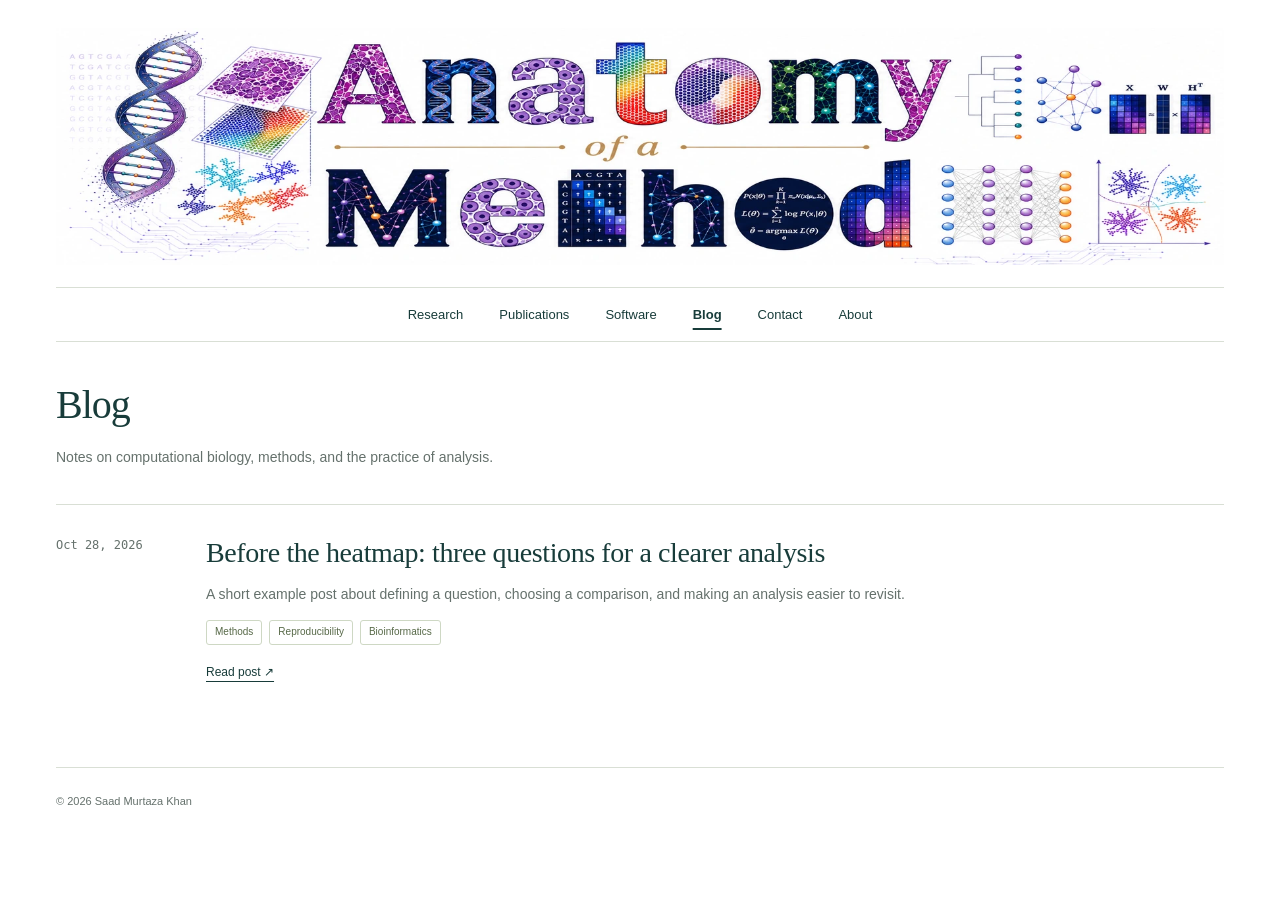
<file: public-site/blog.html>
<html lang="en"><head>
<script src="site_libs/quarto-listing/list.min.js"></script>
<script src="site_libs/quarto-listing/quarto-listing.js"></script>
<script src="site_libs/quarto-html/tabby.min.js"></script>
<script src="site_libs/quarto-html/popper.min.js"></script>
<script src="site_libs/quarto-html/tippy.umd.min.js"></script>
<link href="site_libs/quarto-html/tippy.css" rel="stylesheet">
<link href="site_libs/quarto-html/light-border.css" rel="stylesheet">
<link href="site_libs/quarto-html/quarto-html-afe927e19676d0e50b1726048be49fb1.min.css" rel="stylesheet" append-hash="true" data-mode="light">
<link href="site_libs/quarto-html/quarto-syntax-highlighting-5c1318cf63eba56dbef7ba16bc7d56f5.css" rel="stylesheet" id="quarto-text-highlighting-styles"><meta name="viewport" content="width=device-width,initial-scale=1"><title>Blog | Saad Murtaza Khan</title>

<meta name="generator" content="quarto"><link rel="stylesheet" href="./styles.css">
<script>

  window.document.addEventListener("DOMContentLoaded", function (_event) {
    const listingTargetEl = window.document.querySelector('#listing-blog-posts .list');
    if (!listingTargetEl) {
      // No listing discovered, do not attach.
      return; 
    }

    const options = {
      valueNames: ['listing-project','listing-website','listing-format','listing-site-root','listing-execute','listing-engines','listing-language','listing-draft-mode','listing-is-blog','listing-is-post','listing-author','listing-date-format','listing-title','listing-description','listing-date','listing-categories','listing-draft','listing-path','listing-outputHref','listing-date-modified','listing-filename','listing-file-modified','listing-reading-time','listing-word-count',{ data: ['index'] },{ data: ['categories'] },{ data: ['listing-date-sort'] },{ data: ['listing-date-modified-sort'] },{ data: ['listing-file-modified-sort'] },{ data: ['listing-reading-time-sort'] },{ data: ['listing-word-count-sort'] }],
      
      searchColumns: ["listing-project","listing-website","listing-format","listing-site-root","listing-execute","listing-engines","listing-language","listing-draft-mode","listing-is-blog","listing-is-post","listing-author","listing-date-format","listing-title","listing-description","listing-date","listing-categories","listing-draft","listing-path","listing-outputHref","listing-date-modified","listing-filename","listing-file-modified","listing-reading-time","listing-word-count"],
    };

    window['quarto-listings'] = window['quarto-listings'] || {};
    window['quarto-listings']['listing-blog-posts'] = new List('listing-blog-posts', options);

    if (window['quarto-listing-loaded']) {
      window['quarto-listing-loaded']();
    }
  });

  window.addEventListener('hashchange',() => {
    if (window['quarto-listing-loaded']) {
      window['quarto-listing-loaded']();
    }
  })
  </script>
<link rel="alternate" type="application/rss+xml" title="Saad Murtaza Khan" href="blog.xml" data-external="1"></head><body><div class="site-shell"><div class="method-banner" aria-label="Anatomy of a Method"><img src="./assets/anatomy-method-header.webp" width="1774" height="360" alt="Anatomy of a Method: DNA, histology, spatial cell patterns, networks, matrices, and machine learning" fetchpriority="high"></div>
<header class="below-banner"><nav aria-label="Main navigation">
<a href="./index.html">Research</a>
<a href="./publications.html">Publications</a>
<a href="./software.html">Software</a>
<a href="./blog.html" class="active" aria-current="page">Blog</a>
<a href="./contact.html">Contact</a>
<a href="./about.html">About</a>
</nav></header><main class="site-content"><header id="title-block-header" class="quarto-title-block"><h1 class="page-heading title">Blog</h1></header>
<div class="page-content"><div class="blog-heading"><p>Notes on computational biology, methods, and the practice of analysis.</p></div>
<div id="listing-blog-posts" class="quarto-listing quarto-listing-container-custom">
<div class="blog-posts">
<article class="blog-list-item">
<div class="blog-date">
Oct 28, 2026
</div>
<div>
<h2>
<a href="./posts/before-the-heatmap/index.html">Before the heatmap: three questions for a clearer analysis</a>
</h2>
<p>
A short example post about defining a question, choosing a comparison, and making an analysis easier to revisit.
</p>
<div class="tags">
<span class="tag">Methods</span><span class="tag">Reproducibility</span><span class="tag">Bioinformatics</span>
</div>
<a class="read-post" href="./posts/before-the-heatmap/index.html">Read post ↗</a>
</div>
</article>
</div>
<div class="listing-no-matching d-none">No matching items</div>
</div>

</div>
<script id="quarto-html-after-body" type="application/javascript">
  window.document.addEventListener("DOMContentLoaded", function (event) {
    const tabsets =  window.document.querySelectorAll(".panel-tabset-tabby")
    tabsets.forEach(function(tabset) {
      const tabby = new Tabby('#' + tabset.id);
    });
      var localhostRegex = new RegExp(/^(?:http|https):\/\/localhost\:?[0-9]*\//);
      var mailtoRegex = new RegExp(/^mailto:/);
        var filterRegex = new RegExp("https:\/\/smk5g5\.github\.io");
      var isInternal = (href) => {
          return filterRegex.test(href) || localhostRegex.test(href) || mailtoRegex.test(href);
      }
      // Inspect non-navigation links and adorn them if external
     var links = window.document.querySelectorAll('a[href]:not(.nav-link):not(.navbar-brand):not(.toc-action):not(.sidebar-link):not(.sidebar-item-toggle):not(.pagination-link):not(.no-external):not([aria-hidden]):not(.dropdown-item):not(.quarto-navigation-tool):not(.about-link)');
      for (var i=0; i<links.length; i++) {
        const link = links[i];
        if (!isInternal(link.href)) {
          // undo the damage that might have been done by quarto-nav.js in the case of
          // links that we want to consider external
          if (link.dataset.originalHref !== undefined) {
            link.href = link.dataset.originalHref;
          }
        }
      }
    function tippyHover(el, contentFn, onTriggerFn, onUntriggerFn) {
      const config = {
        allowHTML: true,
        maxWidth: 500,
        delay: 100,
        arrow: false,
        appendTo: function(el) {
            return el.parentElement;
        },
        interactive: true,
        interactiveBorder: 10,
        theme: 'light-border',
        placement: 'bottom-start',
      };
      if (contentFn) {
        config.content = contentFn;
      }
      if (onTriggerFn) {
        config.onTrigger = onTriggerFn;
      }
      if (onUntriggerFn) {
        config.onUntrigger = onUntriggerFn;
      }
      window.tippy(el, config); 
    }
    const noterefs = window.document.querySelectorAll('a[role="doc-noteref"]');
    for (var i=0; i<noterefs.length; i++) {
      const ref = noterefs[i];
      tippyHover(ref, function() {
        // use id or data attribute instead here
        let href = ref.getAttribute('data-footnote-href') || ref.getAttribute('href');
        try { href = new URL(href).hash; } catch {}
        const id = href.replace(/^#\/?/, "");
        const note = window.document.getElementById(id);
        if (note) {
          return note.innerHTML;
        } else {
          return "";
        }
      });
    }
    const xrefs = window.document.querySelectorAll('a.quarto-xref');
    const processXRef = (id, note) => {
      // Strip column container classes
      const stripColumnClz = (el) => {
        el.classList.remove("page-full", "page-columns");
        if (el.children) {
          for (const child of el.children) {
            stripColumnClz(child);
          }
        }
      }
      stripColumnClz(note)
      if (id === null || id.startsWith('sec-')) {
        // Special case sections, only their first couple elements
        const container = document.createElement("div");
        if (note.children && note.children.length > 2) {
          container.appendChild(note.children[0].cloneNode(true));
          for (let i = 1; i < note.children.length; i++) {
            const child = note.children[i];
            if (child.tagName === "P" && child.innerText === "") {
              continue;
            } else {
              container.appendChild(child.cloneNode(true));
              break;
            }
          }
          if (window.Quarto?.typesetMath) {
            window.Quarto.typesetMath(container);
          }
          return container.innerHTML
        } else {
          if (window.Quarto?.typesetMath) {
            window.Quarto.typesetMath(note);
          }
          return note.innerHTML;
        }
      } else {
        // Remove any anchor links if they are present
        const anchorLink = note.querySelector('a.anchorjs-link');
        if (anchorLink) {
          anchorLink.remove();
        }
        if (window.Quarto?.typesetMath) {
          window.Quarto.typesetMath(note);
        }
        if (note.classList.contains("callout")) {
          return note.outerHTML;
        } else {
          return note.innerHTML;
        }
      }
    }
    for (var i=0; i<xrefs.length; i++) {
      const xref = xrefs[i];
      tippyHover(xref, undefined, function(instance) {
        instance.disable();
        let url = xref.getAttribute('href');
        let hash = undefined; 
        if (url.startsWith('#')) {
          hash = url;
        } else {
          try { hash = new URL(url).hash; } catch {}
        }
        if (hash) {
          const id = hash.replace(/^#\/?/, "");
          const note = window.document.getElementById(id);
          if (note !== null) {
            try {
              const html = processXRef(id, note.cloneNode(true));
              instance.setContent(html);
            } finally {
              instance.enable();
              instance.show();
            }
          } else {
            // See if we can fetch this
            fetch(url.split('#')[0])
            .then(res => res.text())
            .then(html => {
              const parser = new DOMParser();
              const htmlDoc = parser.parseFromString(html, "text/html");
              const note = htmlDoc.getElementById(id);
              if (note !== null) {
                const html = processXRef(id, note);
                instance.setContent(html);
              } 
            }).finally(() => {
              instance.enable();
              instance.show();
            });
          }
        } else {
          // See if we can fetch a full url (with no hash to target)
          // This is a special case and we should probably do some content thinning / targeting
          fetch(url)
          .then(res => res.text())
          .then(html => {
            const parser = new DOMParser();
            const htmlDoc = parser.parseFromString(html, "text/html");
            const note = htmlDoc.querySelector('main.content');
            if (note !== null) {
              // This should only happen for chapter cross references
              // (since there is no id in the URL)
              // remove the first header
              if (note.children.length > 0 && note.children[0].tagName === "HEADER") {
                note.children[0].remove();
              }
              const html = processXRef(null, note);
              instance.setContent(html);
            } 
          }).finally(() => {
            instance.enable();
            instance.show();
          });
        }
      }, function(instance) {
      });
    }
        let selectedAnnoteEl;
        const selectorForAnnotation = ( cell, annotation) => {
          let cellAttr = 'data-code-cell="' + cell + '"';
          let lineAttr = 'data-code-annotation="' +  annotation + '"';
          const selector = 'span[' + cellAttr + '][' + lineAttr + ']';
          return selector;
        }
        const selectCodeLines = (annoteEl) => {
          const doc = window.document;
          const targetCell = annoteEl.getAttribute("data-target-cell");
          const targetAnnotation = annoteEl.getAttribute("data-target-annotation");
          const annoteSpan = window.document.querySelector(selectorForAnnotation(targetCell, targetAnnotation));
          const lines = annoteSpan.getAttribute("data-code-lines").split(",");
          const lineIds = lines.map((line) => {
            return targetCell + "-" + line;
          })
          let top = null;
          let height = null;
          let parent = null;
          if (lineIds.length > 0) {
              //compute the position of the single el (top and bottom and make a div)
              const el = window.document.getElementById(lineIds[0]);
              top = el.offsetTop;
              height = el.offsetHeight;
              parent = el.parentElement.parentElement;
            if (lineIds.length > 1) {
              const lastEl = window.document.getElementById(lineIds[lineIds.length - 1]);
              const bottom = lastEl.offsetTop + lastEl.offsetHeight;
              height = bottom - top;
            }
            if (top !== null && height !== null && parent !== null) {
              // cook up a div (if necessary) and position it 
              let div = window.document.getElementById("code-annotation-line-highlight");
              if (div === null) {
                div = window.document.createElement("div");
                div.setAttribute("id", "code-annotation-line-highlight");
                div.style.position = 'absolute';
                parent.appendChild(div);
              }
              div.style.top = top - 2 + "px";
              div.style.height = height + 4 + "px";
              div.style.left = 0;
              let gutterDiv = window.document.getElementById("code-annotation-line-highlight-gutter");
              if (gutterDiv === null) {
                gutterDiv = window.document.createElement("div");
                gutterDiv.setAttribute("id", "code-annotation-line-highlight-gutter");
                gutterDiv.style.position = 'absolute';
                const codeCell = window.document.getElementById(targetCell);
                const gutter = codeCell.querySelector('.code-annotation-gutter');
                gutter.appendChild(gutterDiv);
              }
              gutterDiv.style.top = top - 2 + "px";
              gutterDiv.style.height = height + 4 + "px";
            }
            selectedAnnoteEl = annoteEl;
          }
        };
        const unselectCodeLines = () => {
          const elementsIds = ["code-annotation-line-highlight", "code-annotation-line-highlight-gutter"];
          elementsIds.forEach((elId) => {
            const div = window.document.getElementById(elId);
            if (div) {
              div.remove();
            }
          });
          selectedAnnoteEl = undefined;
        };
          // Handle positioning of the toggle
      window.addEventListener(
        "resize",
        throttle(() => {
          elRect = undefined;
          if (selectedAnnoteEl) {
            selectCodeLines(selectedAnnoteEl);
          }
        }, 10)
      );
      function throttle(fn, ms) {
      let throttle = false;
      let timer;
        return (...args) => {
          if(!throttle) { // first call gets through
              fn.apply(this, args);
              throttle = true;
          } else { // all the others get throttled
              if(timer) clearTimeout(timer); // cancel #2
              timer = setTimeout(() => {
                fn.apply(this, args);
                timer = throttle = false;
              }, ms);
          }
        };
      }
        // Attach click handler to the DT
        const annoteDls = window.document.querySelectorAll('dt[data-target-cell]');
        for (const annoteDlNode of annoteDls) {
          annoteDlNode.addEventListener('click', (event) => {
            const clickedEl = event.target;
            if (clickedEl !== selectedAnnoteEl) {
              unselectCodeLines();
              const activeEl = window.document.querySelector('dt[data-target-cell].code-annotation-active');
              if (activeEl) {
                activeEl.classList.remove('code-annotation-active');
              }
              selectCodeLines(clickedEl);
              clickedEl.classList.add('code-annotation-active');
            } else {
              // Unselect the line
              unselectCodeLines();
              clickedEl.classList.remove('code-annotation-active');
            }
          });
        }
    const findCites = (el) => {
      const parentEl = el.parentElement;
      if (parentEl) {
        const cites = parentEl.dataset.cites;
        if (cites) {
          return {
            el,
            cites: cites.split(' ')
          };
        } else {
          return findCites(el.parentElement)
        }
      } else {
        return undefined;
      }
    };
    var bibliorefs = window.document.querySelectorAll('a[role="doc-biblioref"]');
    for (var i=0; i<bibliorefs.length; i++) {
      const ref = bibliorefs[i];
      const citeInfo = findCites(ref);
      if (citeInfo) {
        tippyHover(citeInfo.el, function() {
          var popup = window.document.createElement('div');
          citeInfo.cites.forEach(function(cite) {
            var citeDiv = window.document.createElement('div');
            citeDiv.classList.add('hanging-indent');
            citeDiv.classList.add('csl-entry');
            var biblioDiv = window.document.getElementById('ref-' + cite);
            if (biblioDiv) {
              citeDiv.innerHTML = biblioDiv.innerHTML;
            }
            popup.appendChild(citeDiv);
          });
          return popup.innerHTML;
        });
      }
    }
  });
  </script>
</main></div><footer class="site-footer">© 2026 Saad Murtaza Khan</footer>
</body></html>
</file>
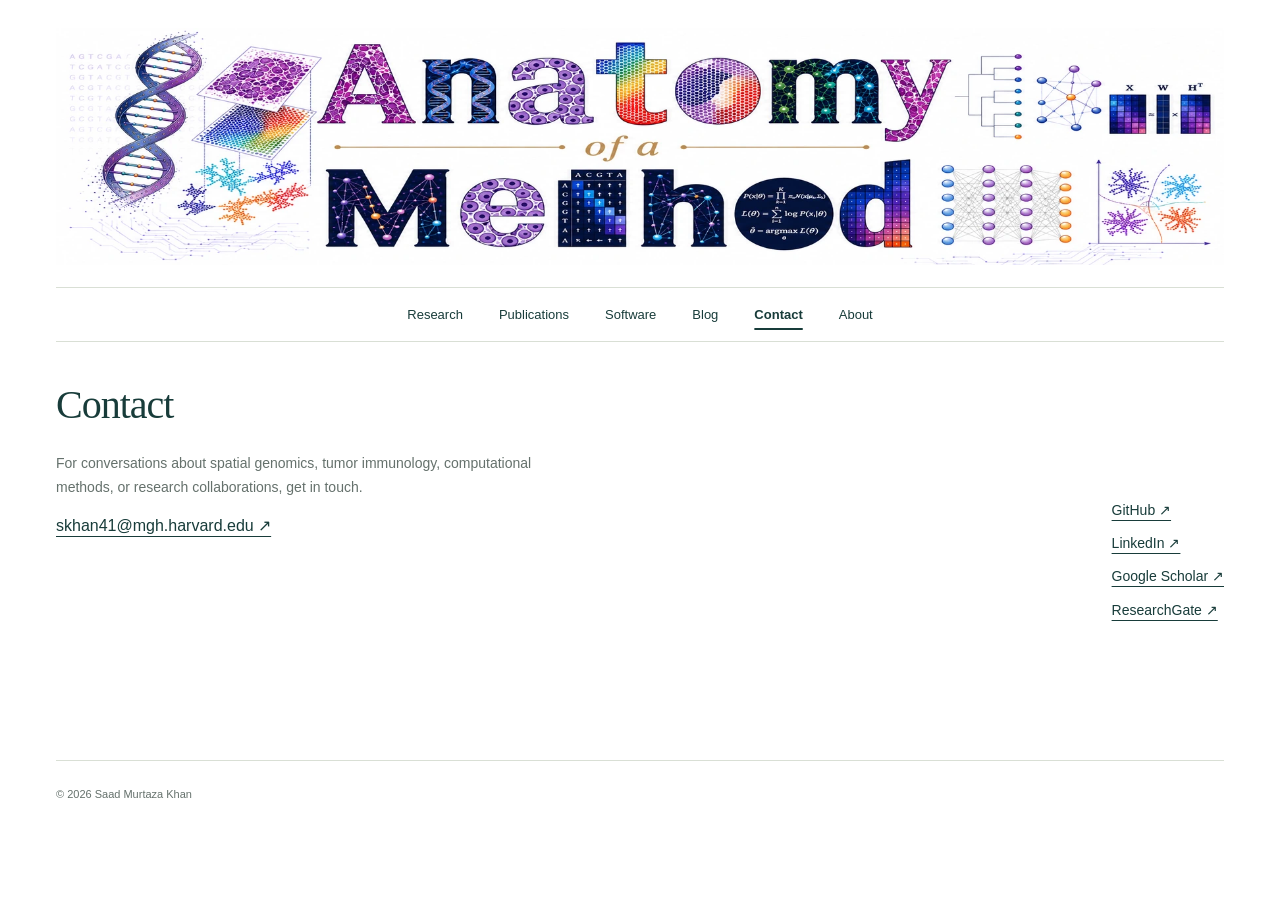
<file: public-site/contact.html>
<html lang="en"><head>
<script src="site_libs/quarto-html/tabby.min.js"></script>
<script src="site_libs/quarto-html/popper.min.js"></script>
<script src="site_libs/quarto-html/tippy.umd.min.js"></script>
<link href="site_libs/quarto-html/tippy.css" rel="stylesheet">
<link href="site_libs/quarto-html/light-border.css" rel="stylesheet">
<link href="site_libs/quarto-html/quarto-html-afe927e19676d0e50b1726048be49fb1.min.css" rel="stylesheet" append-hash="true" data-mode="light">
<link href="site_libs/quarto-html/quarto-syntax-highlighting-5c1318cf63eba56dbef7ba16bc7d56f5.css" rel="stylesheet" id="quarto-text-highlighting-styles"><meta name="viewport" content="width=device-width,initial-scale=1"><title>Contact | Saad Murtaza Khan</title>

<meta name="generator" content="quarto"><link rel="stylesheet" href="./styles.css">
</head><body><div class="site-shell"><div class="method-banner" aria-label="Anatomy of a Method"><img src="./assets/anatomy-method-header.webp" width="1774" height="360" alt="Anatomy of a Method: DNA, histology, spatial cell patterns, networks, matrices, and machine learning" fetchpriority="high"></div>
<header class="below-banner"><nav aria-label="Main navigation">
<a href="./index.html">Research</a>
<a href="./publications.html">Publications</a>
<a href="./software.html">Software</a>
<a href="./blog.html">Blog</a>
<a href="./contact.html" class="active" aria-current="page">Contact</a>
<a href="./about.html">About</a>
</nav></header><main class="site-content"><header id="title-block-header" class="quarto-title-block"><h1 class="page-heading title" style="margin-top:15px">Contact</h1></header>
<div class="page-content"><div class="contact" id="contact"><div><p>For conversations about spatial genomics, tumor immunology, computational methods, or research collaborations, get in touch.</p><a href="mailto:skhan41@mgh.harvard.edu">skhan41@mgh.harvard.edu ↗</a></div><div class="contact-links"><a href="https://github.com/smk5g5" target="_blank" rel="noopener">GitHub ↗</a><a href="https://www.linkedin.com/in/saad-murtaza-khan/" target="_blank" rel="noopener">LinkedIn ↗</a><a href="https://scholar.google.com/citations?user=z_JS9WYAAAAJ&amp;hl=en" target="_blank" rel="noopener">Google Scholar ↗</a><a href="https://www.researchgate.net/profile/Saad-Khan-30" target="_blank" rel="noopener">ResearchGate ↗</a></div></div>
</div>
<script id="quarto-html-after-body" type="application/javascript">
  window.document.addEventListener("DOMContentLoaded", function (event) {
    const tabsets =  window.document.querySelectorAll(".panel-tabset-tabby")
    tabsets.forEach(function(tabset) {
      const tabby = new Tabby('#' + tabset.id);
    });
      var localhostRegex = new RegExp(/^(?:http|https):\/\/localhost\:?[0-9]*\//);
      var mailtoRegex = new RegExp(/^mailto:/);
        var filterRegex = new RegExp("https:\/\/smk5g5\.github\.io");
      var isInternal = (href) => {
          return filterRegex.test(href) || localhostRegex.test(href) || mailtoRegex.test(href);
      }
      // Inspect non-navigation links and adorn them if external
     var links = window.document.querySelectorAll('a[href]:not(.nav-link):not(.navbar-brand):not(.toc-action):not(.sidebar-link):not(.sidebar-item-toggle):not(.pagination-link):not(.no-external):not([aria-hidden]):not(.dropdown-item):not(.quarto-navigation-tool):not(.about-link)');
      for (var i=0; i<links.length; i++) {
        const link = links[i];
        if (!isInternal(link.href)) {
          // undo the damage that might have been done by quarto-nav.js in the case of
          // links that we want to consider external
          if (link.dataset.originalHref !== undefined) {
            link.href = link.dataset.originalHref;
          }
        }
      }
    function tippyHover(el, contentFn, onTriggerFn, onUntriggerFn) {
      const config = {
        allowHTML: true,
        maxWidth: 500,
        delay: 100,
        arrow: false,
        appendTo: function(el) {
            return el.parentElement;
        },
        interactive: true,
        interactiveBorder: 10,
        theme: 'light-border',
        placement: 'bottom-start',
      };
      if (contentFn) {
        config.content = contentFn;
      }
      if (onTriggerFn) {
        config.onTrigger = onTriggerFn;
      }
      if (onUntriggerFn) {
        config.onUntrigger = onUntriggerFn;
      }
      window.tippy(el, config); 
    }
    const noterefs = window.document.querySelectorAll('a[role="doc-noteref"]');
    for (var i=0; i<noterefs.length; i++) {
      const ref = noterefs[i];
      tippyHover(ref, function() {
        // use id or data attribute instead here
        let href = ref.getAttribute('data-footnote-href') || ref.getAttribute('href');
        try { href = new URL(href).hash; } catch {}
        const id = href.replace(/^#\/?/, "");
        const note = window.document.getElementById(id);
        if (note) {
          return note.innerHTML;
        } else {
          return "";
        }
      });
    }
    const xrefs = window.document.querySelectorAll('a.quarto-xref');
    const processXRef = (id, note) => {
      // Strip column container classes
      const stripColumnClz = (el) => {
        el.classList.remove("page-full", "page-columns");
        if (el.children) {
          for (const child of el.children) {
            stripColumnClz(child);
          }
        }
      }
      stripColumnClz(note)
      if (id === null || id.startsWith('sec-')) {
        // Special case sections, only their first couple elements
        const container = document.createElement("div");
        if (note.children && note.children.length > 2) {
          container.appendChild(note.children[0].cloneNode(true));
          for (let i = 1; i < note.children.length; i++) {
            const child = note.children[i];
            if (child.tagName === "P" && child.innerText === "") {
              continue;
            } else {
              container.appendChild(child.cloneNode(true));
              break;
            }
          }
          if (window.Quarto?.typesetMath) {
            window.Quarto.typesetMath(container);
          }
          return container.innerHTML
        } else {
          if (window.Quarto?.typesetMath) {
            window.Quarto.typesetMath(note);
          }
          return note.innerHTML;
        }
      } else {
        // Remove any anchor links if they are present
        const anchorLink = note.querySelector('a.anchorjs-link');
        if (anchorLink) {
          anchorLink.remove();
        }
        if (window.Quarto?.typesetMath) {
          window.Quarto.typesetMath(note);
        }
        if (note.classList.contains("callout")) {
          return note.outerHTML;
        } else {
          return note.innerHTML;
        }
      }
    }
    for (var i=0; i<xrefs.length; i++) {
      const xref = xrefs[i];
      tippyHover(xref, undefined, function(instance) {
        instance.disable();
        let url = xref.getAttribute('href');
        let hash = undefined; 
        if (url.startsWith('#')) {
          hash = url;
        } else {
          try { hash = new URL(url).hash; } catch {}
        }
        if (hash) {
          const id = hash.replace(/^#\/?/, "");
          const note = window.document.getElementById(id);
          if (note !== null) {
            try {
              const html = processXRef(id, note.cloneNode(true));
              instance.setContent(html);
            } finally {
              instance.enable();
              instance.show();
            }
          } else {
            // See if we can fetch this
            fetch(url.split('#')[0])
            .then(res => res.text())
            .then(html => {
              const parser = new DOMParser();
              const htmlDoc = parser.parseFromString(html, "text/html");
              const note = htmlDoc.getElementById(id);
              if (note !== null) {
                const html = processXRef(id, note);
                instance.setContent(html);
              } 
            }).finally(() => {
              instance.enable();
              instance.show();
            });
          }
        } else {
          // See if we can fetch a full url (with no hash to target)
          // This is a special case and we should probably do some content thinning / targeting
          fetch(url)
          .then(res => res.text())
          .then(html => {
            const parser = new DOMParser();
            const htmlDoc = parser.parseFromString(html, "text/html");
            const note = htmlDoc.querySelector('main.content');
            if (note !== null) {
              // This should only happen for chapter cross references
              // (since there is no id in the URL)
              // remove the first header
              if (note.children.length > 0 && note.children[0].tagName === "HEADER") {
                note.children[0].remove();
              }
              const html = processXRef(null, note);
              instance.setContent(html);
            } 
          }).finally(() => {
            instance.enable();
            instance.show();
          });
        }
      }, function(instance) {
      });
    }
        let selectedAnnoteEl;
        const selectorForAnnotation = ( cell, annotation) => {
          let cellAttr = 'data-code-cell="' + cell + '"';
          let lineAttr = 'data-code-annotation="' +  annotation + '"';
          const selector = 'span[' + cellAttr + '][' + lineAttr + ']';
          return selector;
        }
        const selectCodeLines = (annoteEl) => {
          const doc = window.document;
          const targetCell = annoteEl.getAttribute("data-target-cell");
          const targetAnnotation = annoteEl.getAttribute("data-target-annotation");
          const annoteSpan = window.document.querySelector(selectorForAnnotation(targetCell, targetAnnotation));
          const lines = annoteSpan.getAttribute("data-code-lines").split(",");
          const lineIds = lines.map((line) => {
            return targetCell + "-" + line;
          })
          let top = null;
          let height = null;
          let parent = null;
          if (lineIds.length > 0) {
              //compute the position of the single el (top and bottom and make a div)
              const el = window.document.getElementById(lineIds[0]);
              top = el.offsetTop;
              height = el.offsetHeight;
              parent = el.parentElement.parentElement;
            if (lineIds.length > 1) {
              const lastEl = window.document.getElementById(lineIds[lineIds.length - 1]);
              const bottom = lastEl.offsetTop + lastEl.offsetHeight;
              height = bottom - top;
            }
            if (top !== null && height !== null && parent !== null) {
              // cook up a div (if necessary) and position it 
              let div = window.document.getElementById("code-annotation-line-highlight");
              if (div === null) {
                div = window.document.createElement("div");
                div.setAttribute("id", "code-annotation-line-highlight");
                div.style.position = 'absolute';
                parent.appendChild(div);
              }
              div.style.top = top - 2 + "px";
              div.style.height = height + 4 + "px";
              div.style.left = 0;
              let gutterDiv = window.document.getElementById("code-annotation-line-highlight-gutter");
              if (gutterDiv === null) {
                gutterDiv = window.document.createElement("div");
                gutterDiv.setAttribute("id", "code-annotation-line-highlight-gutter");
                gutterDiv.style.position = 'absolute';
                const codeCell = window.document.getElementById(targetCell);
                const gutter = codeCell.querySelector('.code-annotation-gutter');
                gutter.appendChild(gutterDiv);
              }
              gutterDiv.style.top = top - 2 + "px";
              gutterDiv.style.height = height + 4 + "px";
            }
            selectedAnnoteEl = annoteEl;
          }
        };
        const unselectCodeLines = () => {
          const elementsIds = ["code-annotation-line-highlight", "code-annotation-line-highlight-gutter"];
          elementsIds.forEach((elId) => {
            const div = window.document.getElementById(elId);
            if (div) {
              div.remove();
            }
          });
          selectedAnnoteEl = undefined;
        };
          // Handle positioning of the toggle
      window.addEventListener(
        "resize",
        throttle(() => {
          elRect = undefined;
          if (selectedAnnoteEl) {
            selectCodeLines(selectedAnnoteEl);
          }
        }, 10)
      );
      function throttle(fn, ms) {
      let throttle = false;
      let timer;
        return (...args) => {
          if(!throttle) { // first call gets through
              fn.apply(this, args);
              throttle = true;
          } else { // all the others get throttled
              if(timer) clearTimeout(timer); // cancel #2
              timer = setTimeout(() => {
                fn.apply(this, args);
                timer = throttle = false;
              }, ms);
          }
        };
      }
        // Attach click handler to the DT
        const annoteDls = window.document.querySelectorAll('dt[data-target-cell]');
        for (const annoteDlNode of annoteDls) {
          annoteDlNode.addEventListener('click', (event) => {
            const clickedEl = event.target;
            if (clickedEl !== selectedAnnoteEl) {
              unselectCodeLines();
              const activeEl = window.document.querySelector('dt[data-target-cell].code-annotation-active');
              if (activeEl) {
                activeEl.classList.remove('code-annotation-active');
              }
              selectCodeLines(clickedEl);
              clickedEl.classList.add('code-annotation-active');
            } else {
              // Unselect the line
              unselectCodeLines();
              clickedEl.classList.remove('code-annotation-active');
            }
          });
        }
    const findCites = (el) => {
      const parentEl = el.parentElement;
      if (parentEl) {
        const cites = parentEl.dataset.cites;
        if (cites) {
          return {
            el,
            cites: cites.split(' ')
          };
        } else {
          return findCites(el.parentElement)
        }
      } else {
        return undefined;
      }
    };
    var bibliorefs = window.document.querySelectorAll('a[role="doc-biblioref"]');
    for (var i=0; i<bibliorefs.length; i++) {
      const ref = bibliorefs[i];
      const citeInfo = findCites(ref);
      if (citeInfo) {
        tippyHover(citeInfo.el, function() {
          var popup = window.document.createElement('div');
          citeInfo.cites.forEach(function(cite) {
            var citeDiv = window.document.createElement('div');
            citeDiv.classList.add('hanging-indent');
            citeDiv.classList.add('csl-entry');
            var biblioDiv = window.document.getElementById('ref-' + cite);
            if (biblioDiv) {
              citeDiv.innerHTML = biblioDiv.innerHTML;
            }
            popup.appendChild(citeDiv);
          });
          return popup.innerHTML;
        });
      }
    }
  });
  </script>
</main></div><footer class="site-footer">© 2026 Saad Murtaza Khan</footer>
</body></html>
</file>
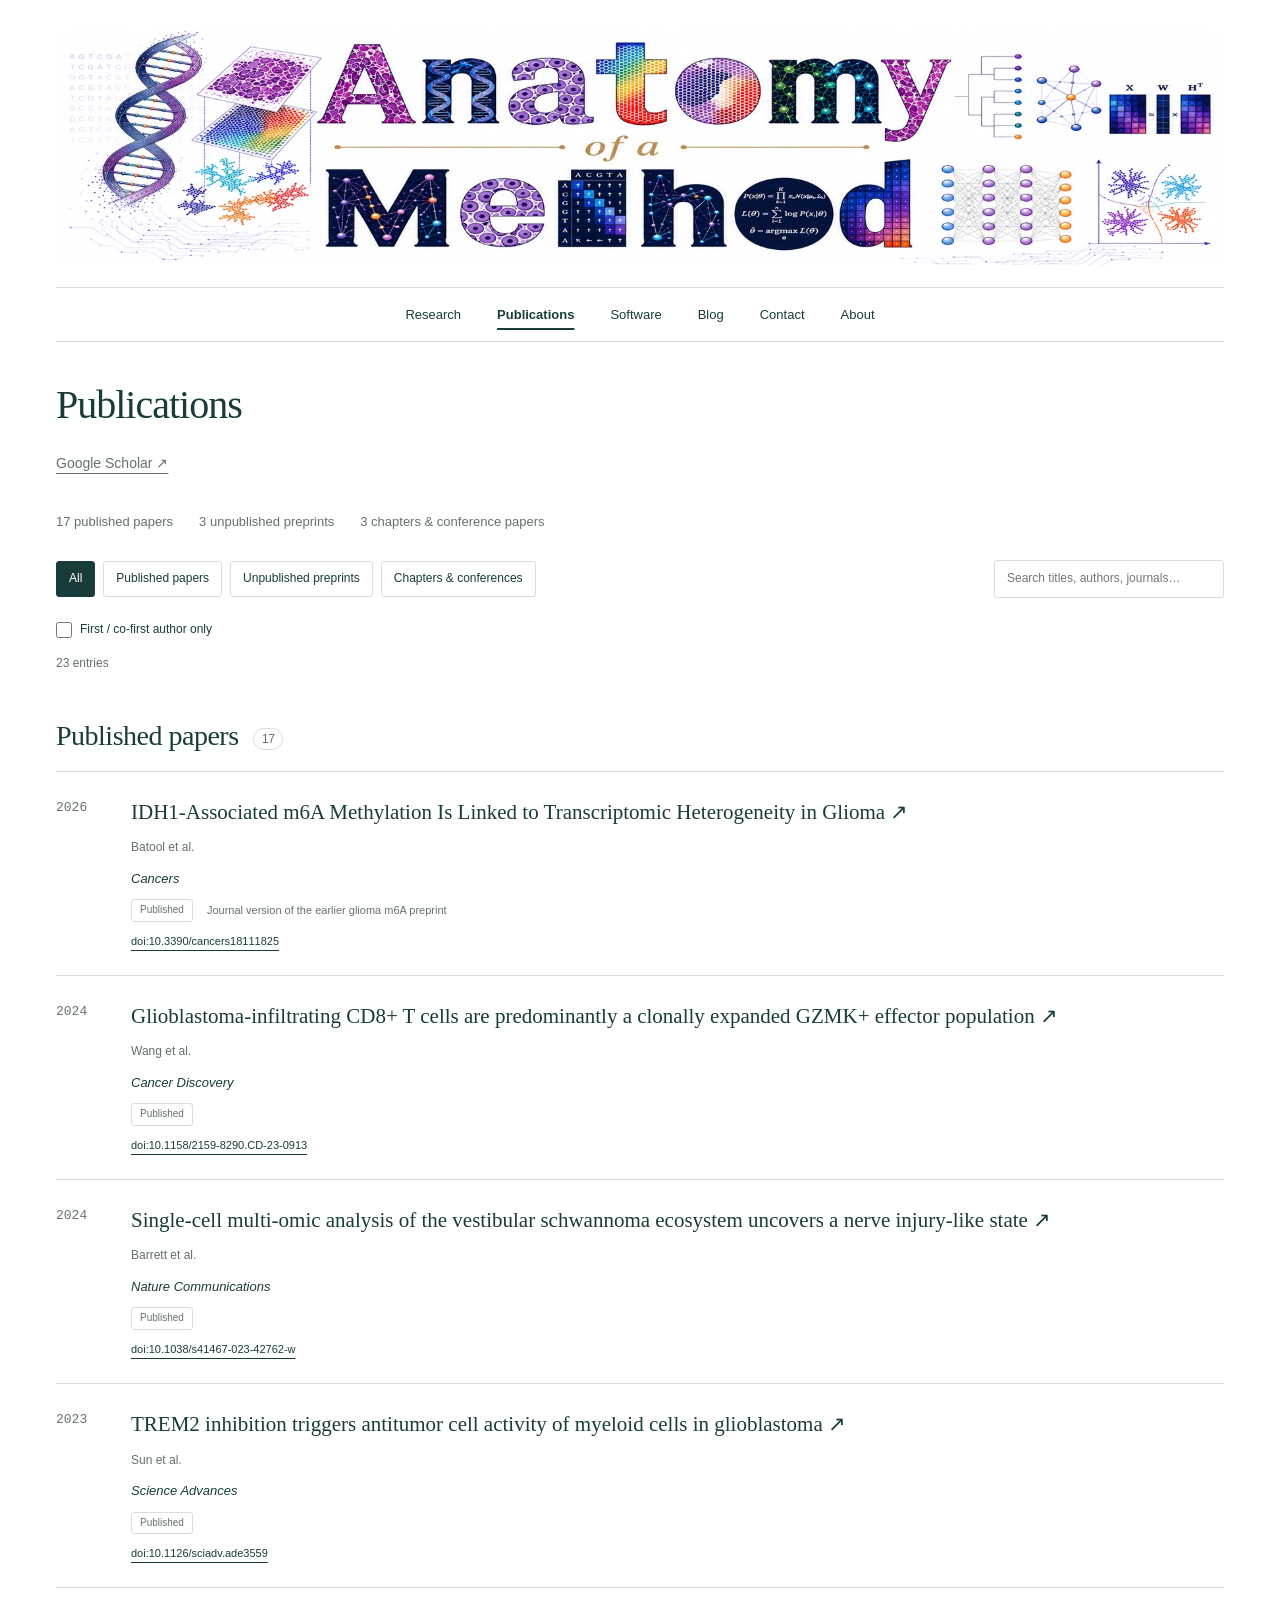
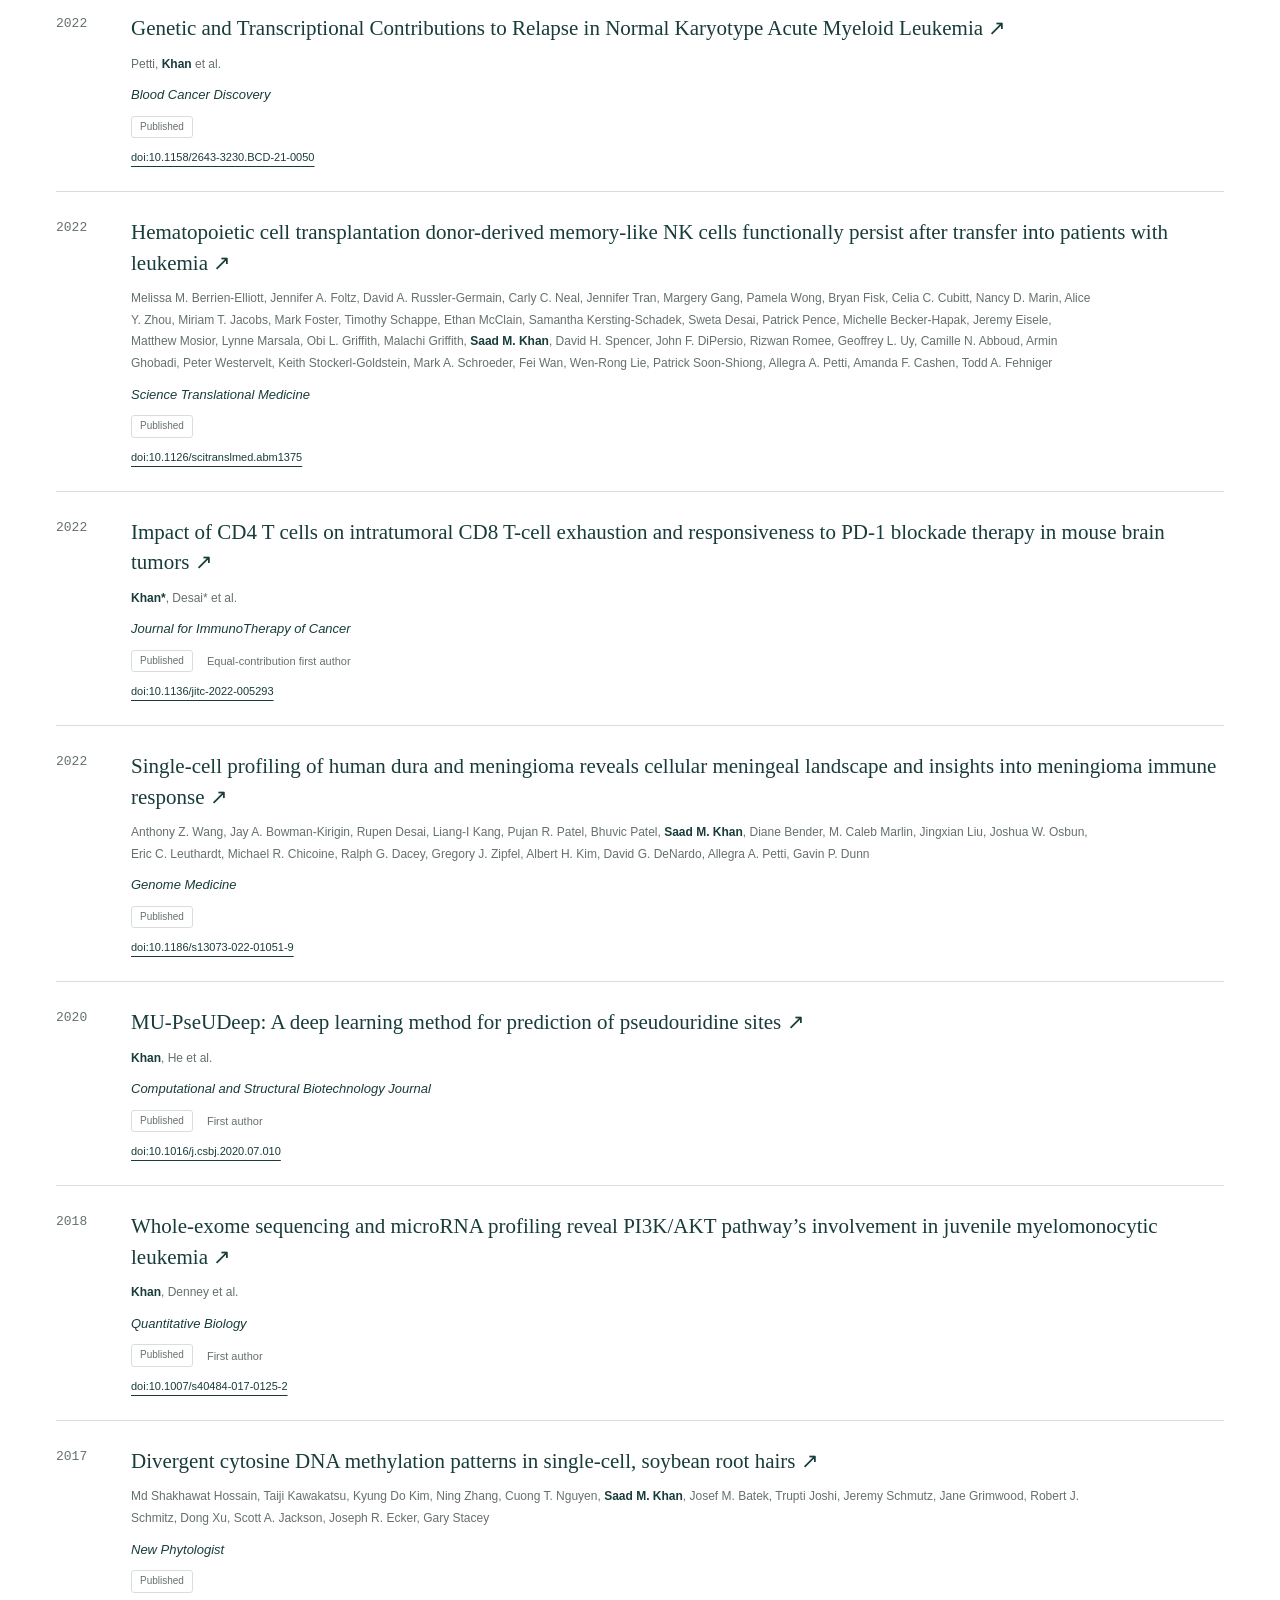
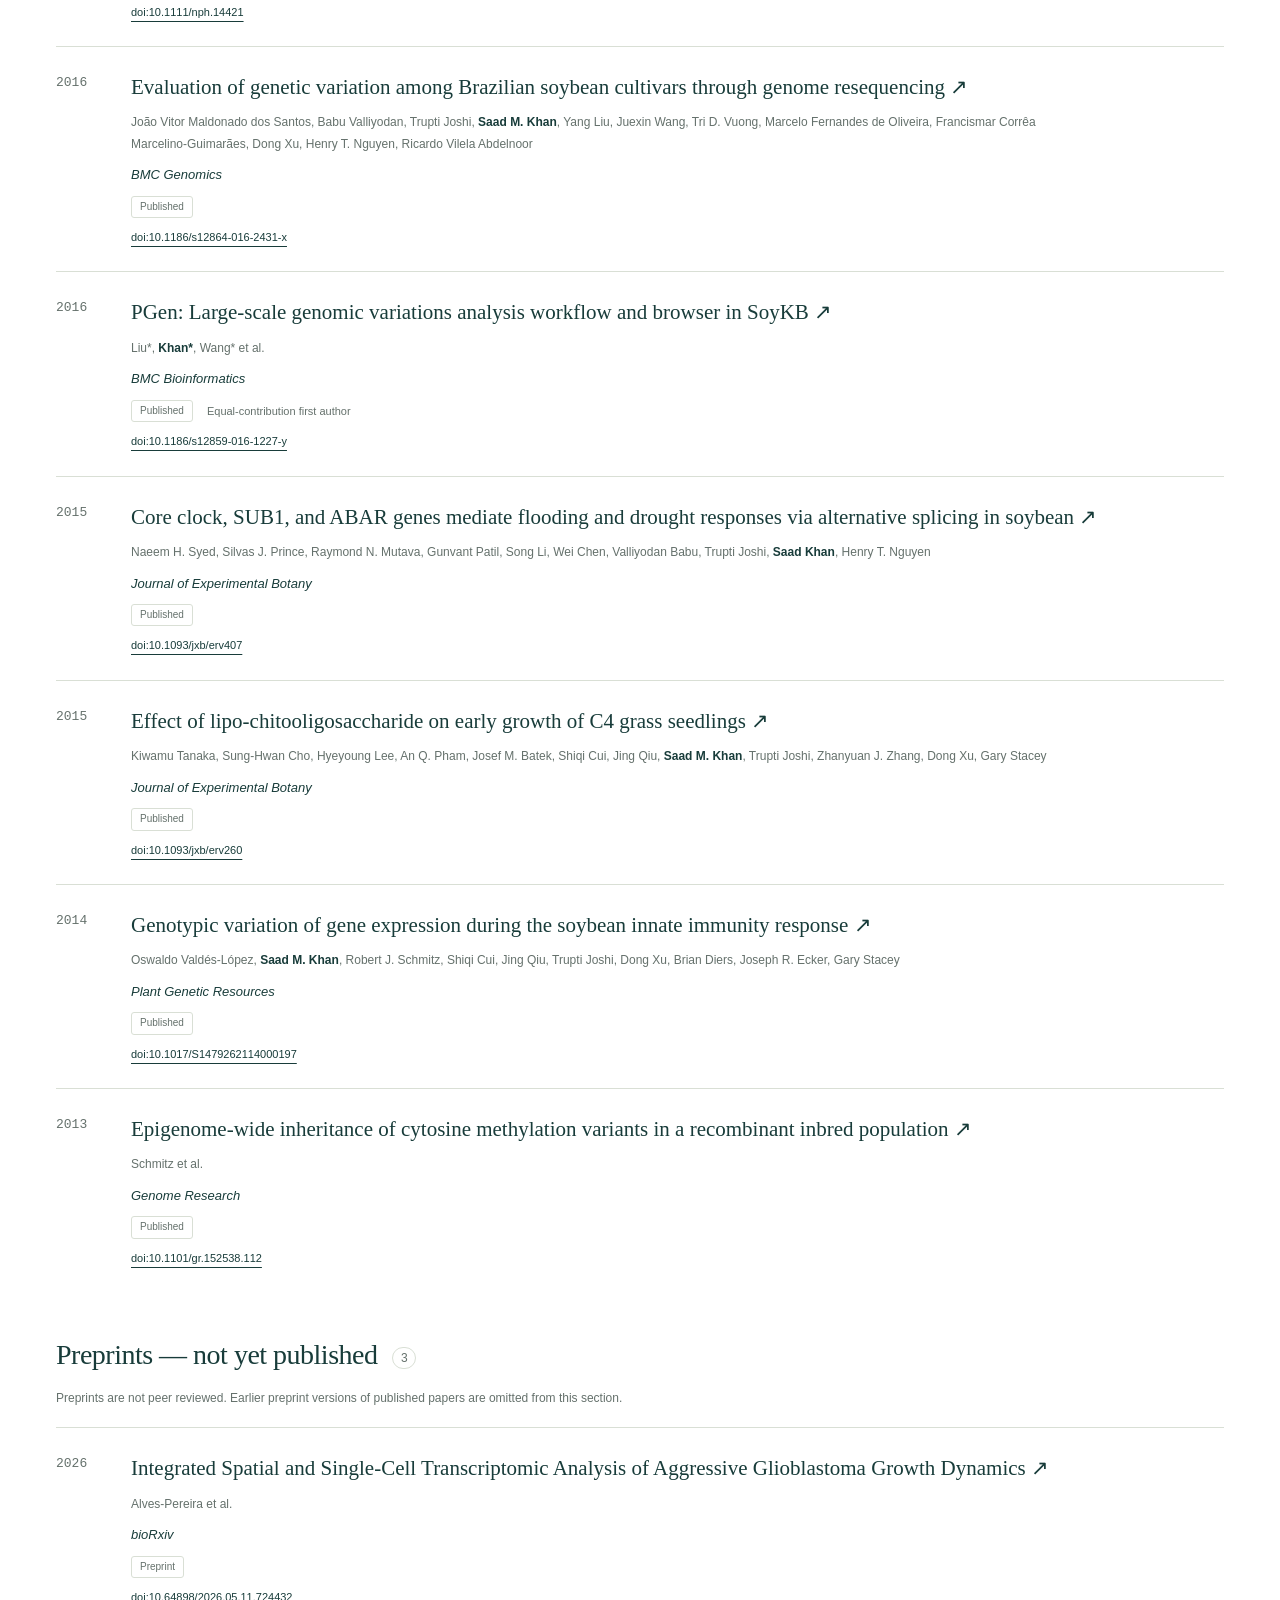
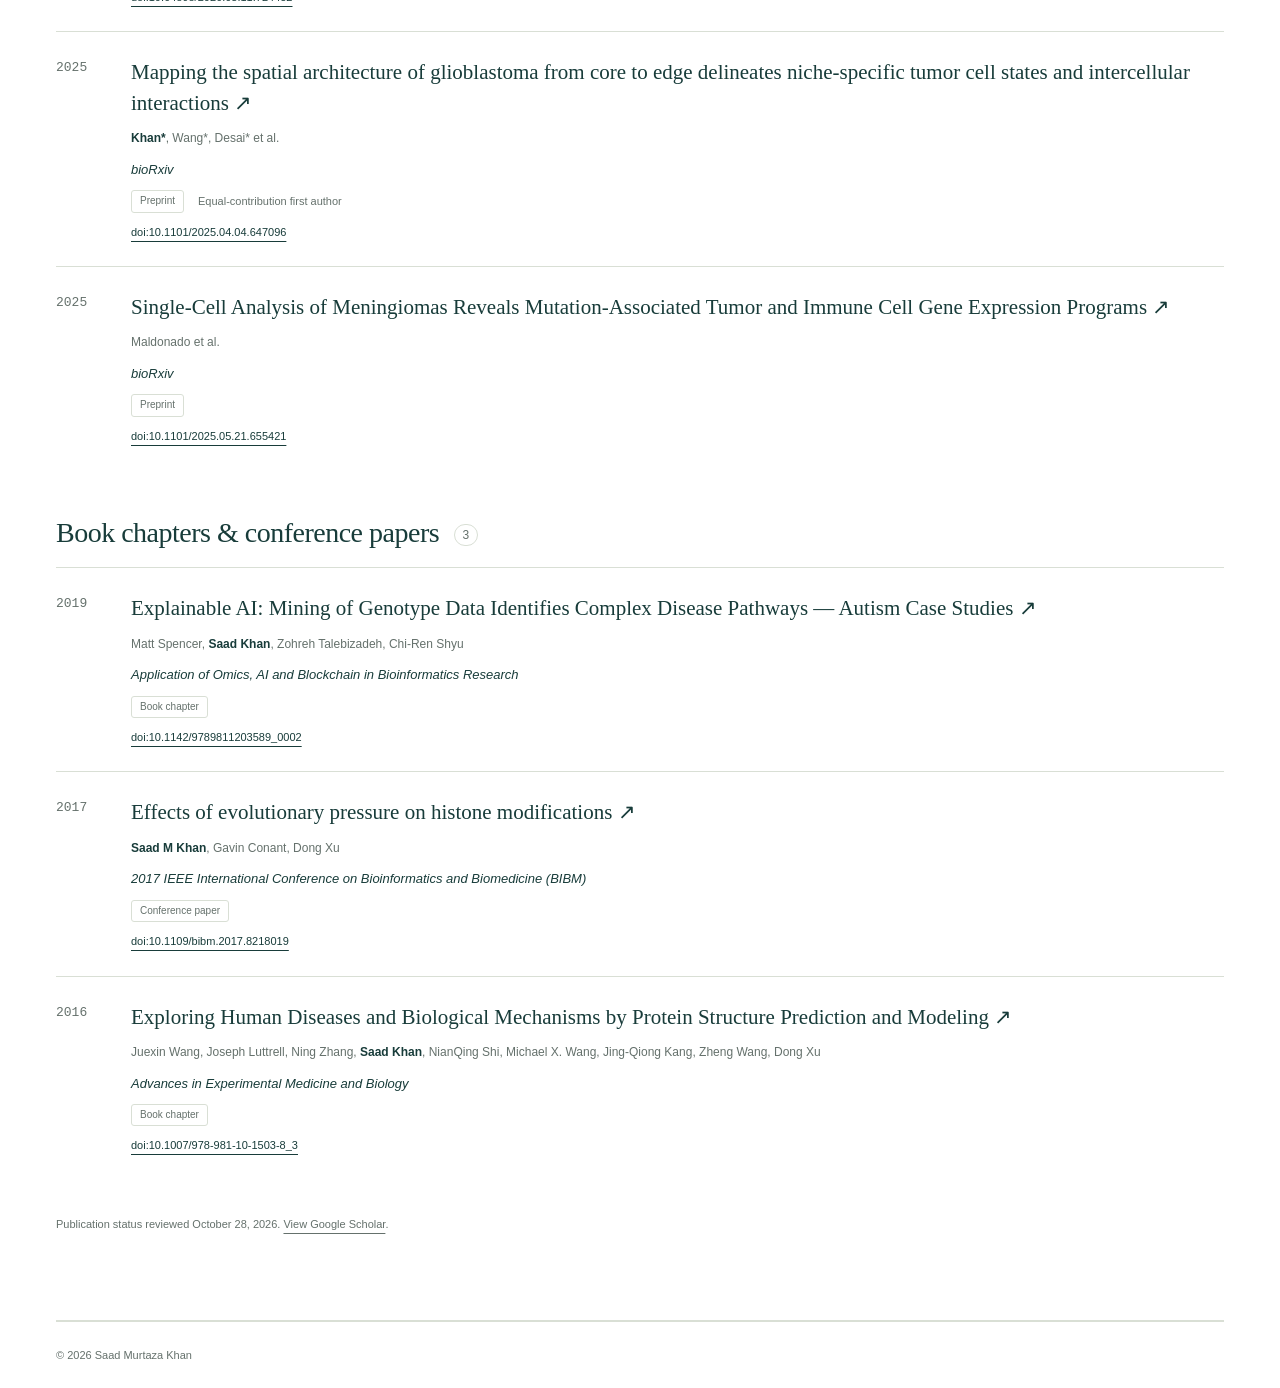
<file: public-site/publications.html>
<html lang="en"><head>
<script src="site_libs/quarto-html/tabby.min.js"></script>
<script src="site_libs/quarto-html/popper.min.js"></script>
<script src="site_libs/quarto-html/tippy.umd.min.js"></script>
<link href="site_libs/quarto-html/tippy.css" rel="stylesheet">
<link href="site_libs/quarto-html/light-border.css" rel="stylesheet">
<link href="site_libs/quarto-html/quarto-html-afe927e19676d0e50b1726048be49fb1.min.css" rel="stylesheet" append-hash="true" data-mode="light">
<link href="site_libs/quarto-html/quarto-syntax-highlighting-5c1318cf63eba56dbef7ba16bc7d56f5.css" rel="stylesheet" id="quarto-text-highlighting-styles"><meta name="viewport" content="width=device-width,initial-scale=1"><title>Publications | Saad Murtaza Khan</title>

<meta name="generator" content="quarto"><link rel="stylesheet" href="./styles.css">
</head><body><div class="site-shell"><div class="method-banner" aria-label="Anatomy of a Method"><img src="./assets/anatomy-method-header.webp" width="1774" height="360" alt="Anatomy of a Method: DNA, histology, spatial cell patterns, networks, matrices, and machine learning" fetchpriority="high"></div>
<header class="below-banner"><nav aria-label="Main navigation">
<a href="./index.html">Research</a>
<a href="./publications.html" class="active" aria-current="page">Publications</a>
<a href="./software.html">Software</a>
<a href="./blog.html">Blog</a>
<a href="./contact.html">Contact</a>
<a href="./about.html">About</a>
</nav></header><main class="site-content"><header id="title-block-header" class="quarto-title-block"><h1 class="page-heading title">Publications</h1></header>
<div class="page-content"><section id="publications"><div class="section-head"><p><a href="https://scholar.google.com/citations?hl=en&amp;user=z_JS9WYAAAAJ&amp;view_op=list_works&amp;sortby=pubdate" target="_blank" rel="noopener">Google Scholar ↗</a></p></div><div class="publication-summary"><span>17 published papers</span><span>3 unpublished preprints</span><span>3 chapters &amp; conference papers</span></div><div class="pub-controls" aria-label="Publication filters"><button class="filter active" data-filter="all" aria-pressed="true">All</button><button class="filter" data-filter="published" aria-pressed="false">Published papers</button><button class="filter" data-filter="preprint" aria-pressed="false">Unpublished preprints</button><button class="filter" data-filter="other" aria-pressed="false">Chapters &amp; conferences</button><input id="search" type="search" aria-label="Search publications" placeholder="Search titles, authors, journals…"></div><label class="lead-toggle"><input type="checkbox" id="lead-only"> First / co-first author only</label><p id="result-count" class="pub-group-note" role="status" aria-live="polite">23 entries</p><div class="pub-group" data-group="published"><h2 class="pub-group-title">Published papers <span class="group-count">17</span></h2><article class="pub-entry" data-category="published" data-lead="false"><span class="pub-year">2026</span><div><h3><a href="https://doi.org/10.3390/cancers18111825" target="_blank" rel="noopener">IDH1-Associated m6A Methylation Is Linked to Transcriptomic Heterogeneity in Glioma ↗</a></h3><p class="pub-authors">Batool et al.</p><p class="pub-venue">Cancers</p><div class="pub-meta"><span class="pub-badge">Published</span><span>Journal version of the earlier glioma m6A preprint</span></div><a class="pub-doi" href="https://doi.org/10.3390/cancers18111825" target="_blank" rel="noopener">doi:10.3390/cancers18111825</a></div></article><article class="pub-entry" data-category="published" data-lead="false"><span class="pub-year">2024</span><div><h3><a href="https://doi.org/10.1158/2159-8290.CD-23-0913" target="_blank" rel="noopener">Glioblastoma-infiltrating CD8+ T cells are predominantly a clonally expanded GZMK+ effector population ↗</a></h3><p class="pub-authors">Wang et al.</p><p class="pub-venue">Cancer Discovery</p><div class="pub-meta"><span class="pub-badge">Published</span></div><a class="pub-doi" href="https://doi.org/10.1158/2159-8290.CD-23-0913" target="_blank" rel="noopener">doi:10.1158/2159-8290.CD-23-0913</a></div></article><article class="pub-entry" data-category="published" data-lead="false"><span class="pub-year">2024</span><div><h3><a href="https://doi.org/10.1038/s41467-023-42762-w" target="_blank" rel="noopener">Single-cell multi-omic analysis of the vestibular schwannoma ecosystem uncovers a nerve injury-like state ↗</a></h3><p class="pub-authors">Barrett et al.</p><p class="pub-venue">Nature Communications</p><div class="pub-meta"><span class="pub-badge">Published</span></div><a class="pub-doi" href="https://doi.org/10.1038/s41467-023-42762-w" target="_blank" rel="noopener">doi:10.1038/s41467-023-42762-w</a></div></article><article class="pub-entry" data-category="published" data-lead="false"><span class="pub-year">2023</span><div><h3><a href="https://doi.org/10.1126/sciadv.ade3559" target="_blank" rel="noopener">TREM2 inhibition triggers antitumor cell activity of myeloid cells in glioblastoma ↗</a></h3><p class="pub-authors">Sun et al.</p><p class="pub-venue">Science Advances</p><div class="pub-meta"><span class="pub-badge">Published</span></div><a class="pub-doi" href="https://doi.org/10.1126/sciadv.ade3559" target="_blank" rel="noopener">doi:10.1126/sciadv.ade3559</a></div></article><article class="pub-entry" data-category="published" data-lead="false"><span class="pub-year">2022</span><div><h3><a href="https://doi.org/10.1158/2643-3230.BCD-21-0050" target="_blank" rel="noopener">Genetic and Transcriptional Contributions to Relapse in Normal Karyotype Acute Myeloid Leukemia ↗</a></h3><p class="pub-authors">Petti, <strong>Khan</strong> et al.</p><p class="pub-venue">Blood Cancer Discovery</p><div class="pub-meta"><span class="pub-badge">Published</span></div><a class="pub-doi" href="https://doi.org/10.1158/2643-3230.BCD-21-0050" target="_blank" rel="noopener">doi:10.1158/2643-3230.BCD-21-0050</a></div></article><article class="pub-entry" data-category="published" data-lead="false"><span class="pub-year">2022</span><div><h3><a href="https://doi.org/10.1126/scitranslmed.abm1375" target="_blank" rel="noopener">Hematopoietic cell transplantation donor-derived memory-like NK cells functionally persist after transfer into patients with leukemia ↗</a></h3><p class="pub-authors">Melissa M. Berrien-Elliott, Jennifer A. Foltz, David A. Russler-Germain, Carly C. Neal, Jennifer Tran, Margery Gang, Pamela Wong, Bryan Fisk, Celia C. Cubitt, Nancy D. Marin, Alice Y. Zhou, Miriam T. Jacobs, Mark Foster, Timothy Schappe, Ethan McClain, Samantha Kersting-Schadek, Sweta Desai, Patrick Pence, Michelle Becker-Hapak, Jeremy Eisele, Matthew Mosior, Lynne Marsala, Obi L. Griffith, Malachi Griffith, <strong>Saad M. Khan</strong>, David H. Spencer, John F. DiPersio, Rizwan Romee, Geoffrey L. Uy, Camille N. Abboud, Armin Ghobadi, Peter Westervelt, Keith Stockerl-Goldstein, Mark A. Schroeder, Fei Wan, Wen-Rong Lie, Patrick Soon-Shiong, Allegra A. Petti, Amanda F. Cashen, Todd A. Fehniger</p><p class="pub-venue">Science Translational Medicine</p><div class="pub-meta"><span class="pub-badge">Published</span></div><a class="pub-doi" href="https://doi.org/10.1126/scitranslmed.abm1375" target="_blank" rel="noopener">doi:10.1126/scitranslmed.abm1375</a></div></article><article class="pub-entry" data-category="published" data-lead="true"><span class="pub-year">2022</span><div><h3><a href="https://doi.org/10.1136/jitc-2022-005293" target="_blank" rel="noopener">Impact of CD4 T cells on intratumoral CD8 T-cell exhaustion and responsiveness to PD-1 blockade therapy in mouse brain tumors ↗</a></h3><p class="pub-authors"><strong>Khan*</strong>, Desai* et al.</p><p class="pub-venue">Journal for ImmunoTherapy of Cancer</p><div class="pub-meta"><span class="pub-badge">Published</span><span>Equal-contribution first author</span></div><a class="pub-doi" href="https://doi.org/10.1136/jitc-2022-005293" target="_blank" rel="noopener">doi:10.1136/jitc-2022-005293</a></div></article><article class="pub-entry" data-category="published" data-lead="false"><span class="pub-year">2022</span><div><h3><a href="https://doi.org/10.1186/s13073-022-01051-9" target="_blank" rel="noopener">Single-cell profiling of human dura and meningioma reveals cellular meningeal landscape and insights into meningioma immune response ↗</a></h3><p class="pub-authors">Anthony Z. Wang, Jay A. Bowman-Kirigin, Rupen Desai, Liang-I Kang, Pujan R. Patel, Bhuvic Patel, <strong>Saad M. Khan</strong>, Diane Bender, M. Caleb Marlin, Jingxian Liu, Joshua W. Osbun, Eric C. Leuthardt, Michael R. Chicoine, Ralph G. Dacey, Gregory J. Zipfel, Albert H. Kim, David G. DeNardo, Allegra A. Petti, Gavin P. Dunn</p><p class="pub-venue">Genome Medicine</p><div class="pub-meta"><span class="pub-badge">Published</span></div><a class="pub-doi" href="https://doi.org/10.1186/s13073-022-01051-9" target="_blank" rel="noopener">doi:10.1186/s13073-022-01051-9</a></div></article><article class="pub-entry" data-category="published" data-lead="true"><span class="pub-year">2020</span><div><h3><a href="https://doi.org/10.1016/j.csbj.2020.07.010" target="_blank" rel="noopener">MU-PseUDeep: A deep learning method for prediction of pseudouridine sites ↗</a></h3><p class="pub-authors"><strong>Khan</strong>, He et al.</p><p class="pub-venue">Computational and Structural Biotechnology Journal</p><div class="pub-meta"><span class="pub-badge">Published</span><span>First author</span></div><a class="pub-doi" href="https://doi.org/10.1016/j.csbj.2020.07.010" target="_blank" rel="noopener">doi:10.1016/j.csbj.2020.07.010</a></div></article><article class="pub-entry" data-category="published" data-lead="true"><span class="pub-year">2018</span><div><h3><a href="https://doi.org/10.1007/s40484-017-0125-2" target="_blank" rel="noopener">Whole-exome sequencing and microRNA profiling reveal PI3K/AKT pathway’s involvement in juvenile myelomonocytic leukemia ↗</a></h3><p class="pub-authors"><strong>Khan</strong>, Denney et al.</p><p class="pub-venue">Quantitative Biology</p><div class="pub-meta"><span class="pub-badge">Published</span><span>First author</span></div><a class="pub-doi" href="https://doi.org/10.1007/s40484-017-0125-2" target="_blank" rel="noopener">doi:10.1007/s40484-017-0125-2</a></div></article><article class="pub-entry" data-category="published" data-lead="false"><span class="pub-year">2017</span><div><h3><a href="https://doi.org/10.1111/nph.14421" target="_blank" rel="noopener">Divergent cytosine DNA methylation patterns in single‐cell, soybean root hairs ↗</a></h3><p class="pub-authors">Md Shakhawat Hossain, Taiji Kawakatsu, Kyung Do Kim, Ning Zhang, Cuong T. Nguyen, <strong>Saad M. Khan</strong>, Josef M. Batek, Trupti Joshi, Jeremy Schmutz, Jane Grimwood, Robert J. Schmitz, Dong Xu, Scott A. Jackson, Joseph R. Ecker, Gary Stacey</p><p class="pub-venue">New Phytologist</p><div class="pub-meta"><span class="pub-badge">Published</span></div><a class="pub-doi" href="https://doi.org/10.1111/nph.14421" target="_blank" rel="noopener">doi:10.1111/nph.14421</a></div></article><article class="pub-entry" data-category="published" data-lead="false"><span class="pub-year">2016</span><div><h3><a href="https://doi.org/10.1186/s12864-016-2431-x" target="_blank" rel="noopener">Evaluation of genetic variation among Brazilian soybean cultivars through genome resequencing ↗</a></h3><p class="pub-authors">João Vitor Maldonado dos Santos, Babu Valliyodan, Trupti Joshi, <strong>Saad M. Khan</strong>, Yang Liu, Juexin Wang, Tri D. Vuong, Marcelo Fernandes de Oliveira, Francismar Corrêa Marcelino-Guimarães, Dong Xu, Henry T. Nguyen, Ricardo Vilela Abdelnoor</p><p class="pub-venue">BMC Genomics</p><div class="pub-meta"><span class="pub-badge">Published</span></div><a class="pub-doi" href="https://doi.org/10.1186/s12864-016-2431-x" target="_blank" rel="noopener">doi:10.1186/s12864-016-2431-x</a></div></article><article class="pub-entry" data-category="published" data-lead="true"><span class="pub-year">2016</span><div><h3><a href="https://doi.org/10.1186/s12859-016-1227-y" target="_blank" rel="noopener">PGen: Large-scale genomic variations analysis workflow and browser in SoyKB ↗</a></h3><p class="pub-authors">Liu*, <strong>Khan*</strong>, Wang* et al.</p><p class="pub-venue">BMC Bioinformatics</p><div class="pub-meta"><span class="pub-badge">Published</span><span>Equal-contribution first author</span></div><a class="pub-doi" href="https://doi.org/10.1186/s12859-016-1227-y" target="_blank" rel="noopener">doi:10.1186/s12859-016-1227-y</a></div></article><article class="pub-entry" data-category="published" data-lead="false"><span class="pub-year">2015</span><div><h3><a href="https://doi.org/10.1093/jxb/erv407" target="_blank" rel="noopener">Core clock, SUB1, and ABAR genes mediate flooding and drought responses via alternative splicing in soybean ↗</a></h3><p class="pub-authors">Naeem H. Syed, Silvas J. Prince, Raymond N. Mutava, Gunvant Patil, Song Li, Wei Chen, Valliyodan Babu, Trupti Joshi, <strong>Saad Khan</strong>, Henry T. Nguyen</p><p class="pub-venue">Journal of Experimental Botany</p><div class="pub-meta"><span class="pub-badge">Published</span></div><a class="pub-doi" href="https://doi.org/10.1093/jxb/erv407" target="_blank" rel="noopener">doi:10.1093/jxb/erv407</a></div></article><article class="pub-entry" data-category="published" data-lead="false"><span class="pub-year">2015</span><div><h3><a href="https://doi.org/10.1093/jxb/erv260" target="_blank" rel="noopener">Effect of lipo-chitooligosaccharide on early growth of C4 grass seedlings ↗</a></h3><p class="pub-authors">Kiwamu Tanaka, Sung-Hwan Cho, Hyeyoung Lee, An Q. Pham, Josef M. Batek, Shiqi Cui, Jing Qiu, <strong>Saad M. Khan</strong>, Trupti Joshi, Zhanyuan J. Zhang, Dong Xu, Gary Stacey</p><p class="pub-venue">Journal of Experimental Botany</p><div class="pub-meta"><span class="pub-badge">Published</span></div><a class="pub-doi" href="https://doi.org/10.1093/jxb/erv260" target="_blank" rel="noopener">doi:10.1093/jxb/erv260</a></div></article><article class="pub-entry" data-category="published" data-lead="false"><span class="pub-year">2014</span><div><h3><a href="https://doi.org/10.1017/S1479262114000197" target="_blank" rel="noopener">Genotypic variation of gene expression during the soybean innate immunity response ↗</a></h3><p class="pub-authors">Oswaldo Valdés-López, <strong>Saad M. Khan</strong>, Robert J. Schmitz, Shiqi Cui, Jing Qiu, Trupti Joshi, Dong Xu, Brian Diers, Joseph R. Ecker, Gary Stacey</p><p class="pub-venue">Plant Genetic Resources</p><div class="pub-meta"><span class="pub-badge">Published</span></div><a class="pub-doi" href="https://doi.org/10.1017/S1479262114000197" target="_blank" rel="noopener">doi:10.1017/S1479262114000197</a></div></article><article class="pub-entry" data-category="published" data-lead="false"><span class="pub-year">2013</span><div><h3><a href="https://doi.org/10.1101/gr.152538.112" target="_blank" rel="noopener">Epigenome-wide inheritance of cytosine methylation variants in a recombinant inbred population ↗</a></h3><p class="pub-authors">Schmitz et al.</p><p class="pub-venue">Genome Research</p><div class="pub-meta"><span class="pub-badge">Published</span></div><a class="pub-doi" href="https://doi.org/10.1101/gr.152538.112" target="_blank" rel="noopener">doi:10.1101/gr.152538.112</a></div></article></div><div class="pub-group" data-group="preprint"><h2 class="pub-group-title">Preprints — not yet published <span class="group-count">3</span></h2><p class="pub-group-note">Preprints are not peer reviewed. Earlier preprint versions of published papers are omitted from this section.</p><article class="pub-entry" data-category="preprint" data-lead="false"><span class="pub-year">2026</span><div><h3><a href="https://doi.org/10.64898/2026.05.11.724432" target="_blank" rel="noopener">Integrated Spatial and Single-Cell Transcriptomic Analysis of Aggressive Glioblastoma Growth Dynamics ↗</a></h3><p class="pub-authors">Alves-Pereira et al.</p><p class="pub-venue">bioRxiv</p><div class="pub-meta"><span class="pub-badge">Preprint</span></div><a class="pub-doi" href="https://doi.org/10.64898/2026.05.11.724432" target="_blank" rel="noopener">doi:10.64898/2026.05.11.724432</a></div></article><article class="pub-entry" data-category="preprint" data-lead="true"><span class="pub-year">2025</span><div><h3><a href="https://doi.org/10.1101/2025.04.04.647096" target="_blank" rel="noopener">Mapping the spatial architecture of glioblastoma from core to edge delineates niche-specific tumor cell states and intercellular interactions ↗</a></h3><p class="pub-authors"><strong>Khan*</strong>, Wang*, Desai* et al.</p><p class="pub-venue">bioRxiv</p><div class="pub-meta"><span class="pub-badge">Preprint</span><span>Equal-contribution first author</span></div><a class="pub-doi" href="https://doi.org/10.1101/2025.04.04.647096" target="_blank" rel="noopener">doi:10.1101/2025.04.04.647096</a></div></article><article class="pub-entry" data-category="preprint" data-lead="false"><span class="pub-year">2025</span><div><h3><a href="https://doi.org/10.1101/2025.05.21.655421" target="_blank" rel="noopener">Single-Cell Analysis of Meningiomas Reveals Mutation-Associated Tumor and Immune Cell Gene Expression Programs ↗</a></h3><p class="pub-authors">Maldonado et al.</p><p class="pub-venue">bioRxiv</p><div class="pub-meta"><span class="pub-badge">Preprint</span></div><a class="pub-doi" href="https://doi.org/10.1101/2025.05.21.655421" target="_blank" rel="noopener">doi:10.1101/2025.05.21.655421</a></div></article></div><div class="pub-group" data-group="other"><h2 class="pub-group-title">Book chapters &amp; conference papers <span class="group-count">3</span></h2><article class="pub-entry" data-category="other" data-lead="false"><span class="pub-year">2019</span><div><h3><a href="https://doi.org/10.1142/9789811203589_0002" target="_blank" rel="noopener">Explainable AI: Mining of Genotype Data Identifies Complex Disease Pathways — Autism Case Studies ↗</a></h3><p class="pub-authors">Matt Spencer, <strong>Saad Khan</strong>, Zohreh Talebizadeh, Chi-Ren Shyu</p><p class="pub-venue">Application of Omics, AI and Blockchain in Bioinformatics Research</p><div class="pub-meta"><span class="pub-badge">Book chapter</span></div><a class="pub-doi" href="https://doi.org/10.1142/9789811203589_0002" target="_blank" rel="noopener">doi:10.1142/9789811203589_0002</a></div></article><article class="pub-entry" data-category="other" data-lead="true"><span class="pub-year">2017</span><div><h3><a href="https://doi.org/10.1109/bibm.2017.8218019" target="_blank" rel="noopener">Effects of evolutionary pressure on histone modifications ↗</a></h3><p class="pub-authors"><strong>Saad M Khan</strong>, Gavin Conant, Dong Xu</p><p class="pub-venue">2017 IEEE International Conference on Bioinformatics and Biomedicine (BIBM)</p><div class="pub-meta"><span class="pub-badge">Conference paper</span></div><a class="pub-doi" href="https://doi.org/10.1109/bibm.2017.8218019" target="_blank" rel="noopener">doi:10.1109/bibm.2017.8218019</a></div></article><article class="pub-entry" data-category="other" data-lead="false"><span class="pub-year">2016</span><div><h3><a href="https://doi.org/10.1007/978-981-10-1503-8_3" target="_blank" rel="noopener">Exploring Human Diseases and Biological Mechanisms by Protein Structure Prediction and Modeling ↗</a></h3><p class="pub-authors">Juexin Wang, Joseph Luttrell, Ning Zhang, <strong>Saad Khan</strong>, NianQing Shi, Michael X. Wang, Jing-Qiong Kang, Zheng Wang, Dong Xu</p><p class="pub-venue">Advances in Experimental Medicine and Biology</p><div class="pub-meta"><span class="pub-badge">Book chapter</span></div><a class="pub-doi" href="https://doi.org/10.1007/978-981-10-1503-8_3" target="_blank" rel="noopener">doi:10.1007/978-981-10-1503-8_3</a></div></article></div><p id="empty" class="empty" hidden="">No publications match these filters.</p><p class="pub-review">Publication status reviewed October 28, 2026. <a href="https://scholar.google.com/citations?hl=en&amp;user=z_JS9WYAAAAJ&amp;view_op=list_works&amp;sortby=pubdate" target="_blank" rel="noopener">View Google Scholar</a>.</p></section>
<script>
let category='all';
const entries=[...document.querySelectorAll('.pub-entry')];
function updatePublications(){const q=document.querySelector('#search').value.trim().toLowerCase();const lead=document.querySelector('#lead-only').checked;let total=0;entries.forEach(e=>{e.hidden=!((category==='all'||e.dataset.category===category)&&(!lead||e.dataset.lead==='true')&&e.textContent.toLowerCase().includes(q));if(!e.hidden)total++});document.querySelectorAll('.pub-group').forEach(g=>{const count=[...g.querySelectorAll('.pub-entry')].filter(e=>!e.hidden).length;g.hidden=count===0;g.querySelector('.group-count').textContent=count});document.querySelector('#empty').hidden=total!==0;document.querySelector('#result-count').textContent=total+' '+(total===1?'entry':'entries');}
document.querySelectorAll('[data-filter]').forEach(b=>b.addEventListener('click',()=>{category=b.dataset.filter;document.querySelectorAll('[data-filter]').forEach(x=>{x.classList.toggle('active',x===b);x.setAttribute('aria-pressed',String(x===b))});updatePublications()}));document.querySelector('#search').addEventListener('input',updatePublications);document.querySelector('#lead-only').addEventListener('change',updatePublications);
</script>
</div>
<script id="quarto-html-after-body" type="application/javascript">
  window.document.addEventListener("DOMContentLoaded", function (event) {
    const tabsets =  window.document.querySelectorAll(".panel-tabset-tabby")
    tabsets.forEach(function(tabset) {
      const tabby = new Tabby('#' + tabset.id);
    });
      var localhostRegex = new RegExp(/^(?:http|https):\/\/localhost\:?[0-9]*\//);
      var mailtoRegex = new RegExp(/^mailto:/);
        var filterRegex = new RegExp("https:\/\/smk5g5\.github\.io");
      var isInternal = (href) => {
          return filterRegex.test(href) || localhostRegex.test(href) || mailtoRegex.test(href);
      }
      // Inspect non-navigation links and adorn them if external
     var links = window.document.querySelectorAll('a[href]:not(.nav-link):not(.navbar-brand):not(.toc-action):not(.sidebar-link):not(.sidebar-item-toggle):not(.pagination-link):not(.no-external):not([aria-hidden]):not(.dropdown-item):not(.quarto-navigation-tool):not(.about-link)');
      for (var i=0; i<links.length; i++) {
        const link = links[i];
        if (!isInternal(link.href)) {
          // undo the damage that might have been done by quarto-nav.js in the case of
          // links that we want to consider external
          if (link.dataset.originalHref !== undefined) {
            link.href = link.dataset.originalHref;
          }
        }
      }
    function tippyHover(el, contentFn, onTriggerFn, onUntriggerFn) {
      const config = {
        allowHTML: true,
        maxWidth: 500,
        delay: 100,
        arrow: false,
        appendTo: function(el) {
            return el.parentElement;
        },
        interactive: true,
        interactiveBorder: 10,
        theme: 'light-border',
        placement: 'bottom-start',
      };
      if (contentFn) {
        config.content = contentFn;
      }
      if (onTriggerFn) {
        config.onTrigger = onTriggerFn;
      }
      if (onUntriggerFn) {
        config.onUntrigger = onUntriggerFn;
      }
      window.tippy(el, config); 
    }
    const noterefs = window.document.querySelectorAll('a[role="doc-noteref"]');
    for (var i=0; i<noterefs.length; i++) {
      const ref = noterefs[i];
      tippyHover(ref, function() {
        // use id or data attribute instead here
        let href = ref.getAttribute('data-footnote-href') || ref.getAttribute('href');
        try { href = new URL(href).hash; } catch {}
        const id = href.replace(/^#\/?/, "");
        const note = window.document.getElementById(id);
        if (note) {
          return note.innerHTML;
        } else {
          return "";
        }
      });
    }
    const xrefs = window.document.querySelectorAll('a.quarto-xref');
    const processXRef = (id, note) => {
      // Strip column container classes
      const stripColumnClz = (el) => {
        el.classList.remove("page-full", "page-columns");
        if (el.children) {
          for (const child of el.children) {
            stripColumnClz(child);
          }
        }
      }
      stripColumnClz(note)
      if (id === null || id.startsWith('sec-')) {
        // Special case sections, only their first couple elements
        const container = document.createElement("div");
        if (note.children && note.children.length > 2) {
          container.appendChild(note.children[0].cloneNode(true));
          for (let i = 1; i < note.children.length; i++) {
            const child = note.children[i];
            if (child.tagName === "P" && child.innerText === "") {
              continue;
            } else {
              container.appendChild(child.cloneNode(true));
              break;
            }
          }
          if (window.Quarto?.typesetMath) {
            window.Quarto.typesetMath(container);
          }
          return container.innerHTML
        } else {
          if (window.Quarto?.typesetMath) {
            window.Quarto.typesetMath(note);
          }
          return note.innerHTML;
        }
      } else {
        // Remove any anchor links if they are present
        const anchorLink = note.querySelector('a.anchorjs-link');
        if (anchorLink) {
          anchorLink.remove();
        }
        if (window.Quarto?.typesetMath) {
          window.Quarto.typesetMath(note);
        }
        if (note.classList.contains("callout")) {
          return note.outerHTML;
        } else {
          return note.innerHTML;
        }
      }
    }
    for (var i=0; i<xrefs.length; i++) {
      const xref = xrefs[i];
      tippyHover(xref, undefined, function(instance) {
        instance.disable();
        let url = xref.getAttribute('href');
        let hash = undefined; 
        if (url.startsWith('#')) {
          hash = url;
        } else {
          try { hash = new URL(url).hash; } catch {}
        }
        if (hash) {
          const id = hash.replace(/^#\/?/, "");
          const note = window.document.getElementById(id);
          if (note !== null) {
            try {
              const html = processXRef(id, note.cloneNode(true));
              instance.setContent(html);
            } finally {
              instance.enable();
              instance.show();
            }
          } else {
            // See if we can fetch this
            fetch(url.split('#')[0])
            .then(res => res.text())
            .then(html => {
              const parser = new DOMParser();
              const htmlDoc = parser.parseFromString(html, "text/html");
              const note = htmlDoc.getElementById(id);
              if (note !== null) {
                const html = processXRef(id, note);
                instance.setContent(html);
              } 
            }).finally(() => {
              instance.enable();
              instance.show();
            });
          }
        } else {
          // See if we can fetch a full url (with no hash to target)
          // This is a special case and we should probably do some content thinning / targeting
          fetch(url)
          .then(res => res.text())
          .then(html => {
            const parser = new DOMParser();
            const htmlDoc = parser.parseFromString(html, "text/html");
            const note = htmlDoc.querySelector('main.content');
            if (note !== null) {
              // This should only happen for chapter cross references
              // (since there is no id in the URL)
              // remove the first header
              if (note.children.length > 0 && note.children[0].tagName === "HEADER") {
                note.children[0].remove();
              }
              const html = processXRef(null, note);
              instance.setContent(html);
            } 
          }).finally(() => {
            instance.enable();
            instance.show();
          });
        }
      }, function(instance) {
      });
    }
        let selectedAnnoteEl;
        const selectorForAnnotation = ( cell, annotation) => {
          let cellAttr = 'data-code-cell="' + cell + '"';
          let lineAttr = 'data-code-annotation="' +  annotation + '"';
          const selector = 'span[' + cellAttr + '][' + lineAttr + ']';
          return selector;
        }
        const selectCodeLines = (annoteEl) => {
          const doc = window.document;
          const targetCell = annoteEl.getAttribute("data-target-cell");
          const targetAnnotation = annoteEl.getAttribute("data-target-annotation");
          const annoteSpan = window.document.querySelector(selectorForAnnotation(targetCell, targetAnnotation));
          const lines = annoteSpan.getAttribute("data-code-lines").split(",");
          const lineIds = lines.map((line) => {
            return targetCell + "-" + line;
          })
          let top = null;
          let height = null;
          let parent = null;
          if (lineIds.length > 0) {
              //compute the position of the single el (top and bottom and make a div)
              const el = window.document.getElementById(lineIds[0]);
              top = el.offsetTop;
              height = el.offsetHeight;
              parent = el.parentElement.parentElement;
            if (lineIds.length > 1) {
              const lastEl = window.document.getElementById(lineIds[lineIds.length - 1]);
              const bottom = lastEl.offsetTop + lastEl.offsetHeight;
              height = bottom - top;
            }
            if (top !== null && height !== null && parent !== null) {
              // cook up a div (if necessary) and position it 
              let div = window.document.getElementById("code-annotation-line-highlight");
              if (div === null) {
                div = window.document.createElement("div");
                div.setAttribute("id", "code-annotation-line-highlight");
                div.style.position = 'absolute';
                parent.appendChild(div);
              }
              div.style.top = top - 2 + "px";
              div.style.height = height + 4 + "px";
              div.style.left = 0;
              let gutterDiv = window.document.getElementById("code-annotation-line-highlight-gutter");
              if (gutterDiv === null) {
                gutterDiv = window.document.createElement("div");
                gutterDiv.setAttribute("id", "code-annotation-line-highlight-gutter");
                gutterDiv.style.position = 'absolute';
                const codeCell = window.document.getElementById(targetCell);
                const gutter = codeCell.querySelector('.code-annotation-gutter');
                gutter.appendChild(gutterDiv);
              }
              gutterDiv.style.top = top - 2 + "px";
              gutterDiv.style.height = height + 4 + "px";
            }
            selectedAnnoteEl = annoteEl;
          }
        };
        const unselectCodeLines = () => {
          const elementsIds = ["code-annotation-line-highlight", "code-annotation-line-highlight-gutter"];
          elementsIds.forEach((elId) => {
            const div = window.document.getElementById(elId);
            if (div) {
              div.remove();
            }
          });
          selectedAnnoteEl = undefined;
        };
          // Handle positioning of the toggle
      window.addEventListener(
        "resize",
        throttle(() => {
          elRect = undefined;
          if (selectedAnnoteEl) {
            selectCodeLines(selectedAnnoteEl);
          }
        }, 10)
      );
      function throttle(fn, ms) {
      let throttle = false;
      let timer;
        return (...args) => {
          if(!throttle) { // first call gets through
              fn.apply(this, args);
              throttle = true;
          } else { // all the others get throttled
              if(timer) clearTimeout(timer); // cancel #2
              timer = setTimeout(() => {
                fn.apply(this, args);
                timer = throttle = false;
              }, ms);
          }
        };
      }
        // Attach click handler to the DT
        const annoteDls = window.document.querySelectorAll('dt[data-target-cell]');
        for (const annoteDlNode of annoteDls) {
          annoteDlNode.addEventListener('click', (event) => {
            const clickedEl = event.target;
            if (clickedEl !== selectedAnnoteEl) {
              unselectCodeLines();
              const activeEl = window.document.querySelector('dt[data-target-cell].code-annotation-active');
              if (activeEl) {
                activeEl.classList.remove('code-annotation-active');
              }
              selectCodeLines(clickedEl);
              clickedEl.classList.add('code-annotation-active');
            } else {
              // Unselect the line
              unselectCodeLines();
              clickedEl.classList.remove('code-annotation-active');
            }
          });
        }
    const findCites = (el) => {
      const parentEl = el.parentElement;
      if (parentEl) {
        const cites = parentEl.dataset.cites;
        if (cites) {
          return {
            el,
            cites: cites.split(' ')
          };
        } else {
          return findCites(el.parentElement)
        }
      } else {
        return undefined;
      }
    };
    var bibliorefs = window.document.querySelectorAll('a[role="doc-biblioref"]');
    for (var i=0; i<bibliorefs.length; i++) {
      const ref = bibliorefs[i];
      const citeInfo = findCites(ref);
      if (citeInfo) {
        tippyHover(citeInfo.el, function() {
          var popup = window.document.createElement('div');
          citeInfo.cites.forEach(function(cite) {
            var citeDiv = window.document.createElement('div');
            citeDiv.classList.add('hanging-indent');
            citeDiv.classList.add('csl-entry');
            var biblioDiv = window.document.getElementById('ref-' + cite);
            if (biblioDiv) {
              citeDiv.innerHTML = biblioDiv.innerHTML;
            }
            popup.appendChild(citeDiv);
          });
          return popup.innerHTML;
        });
      }
    }
  });
  </script>
</main></div><footer class="site-footer">© 2026 Saad Murtaza Khan</footer>
</body></html>
</file>
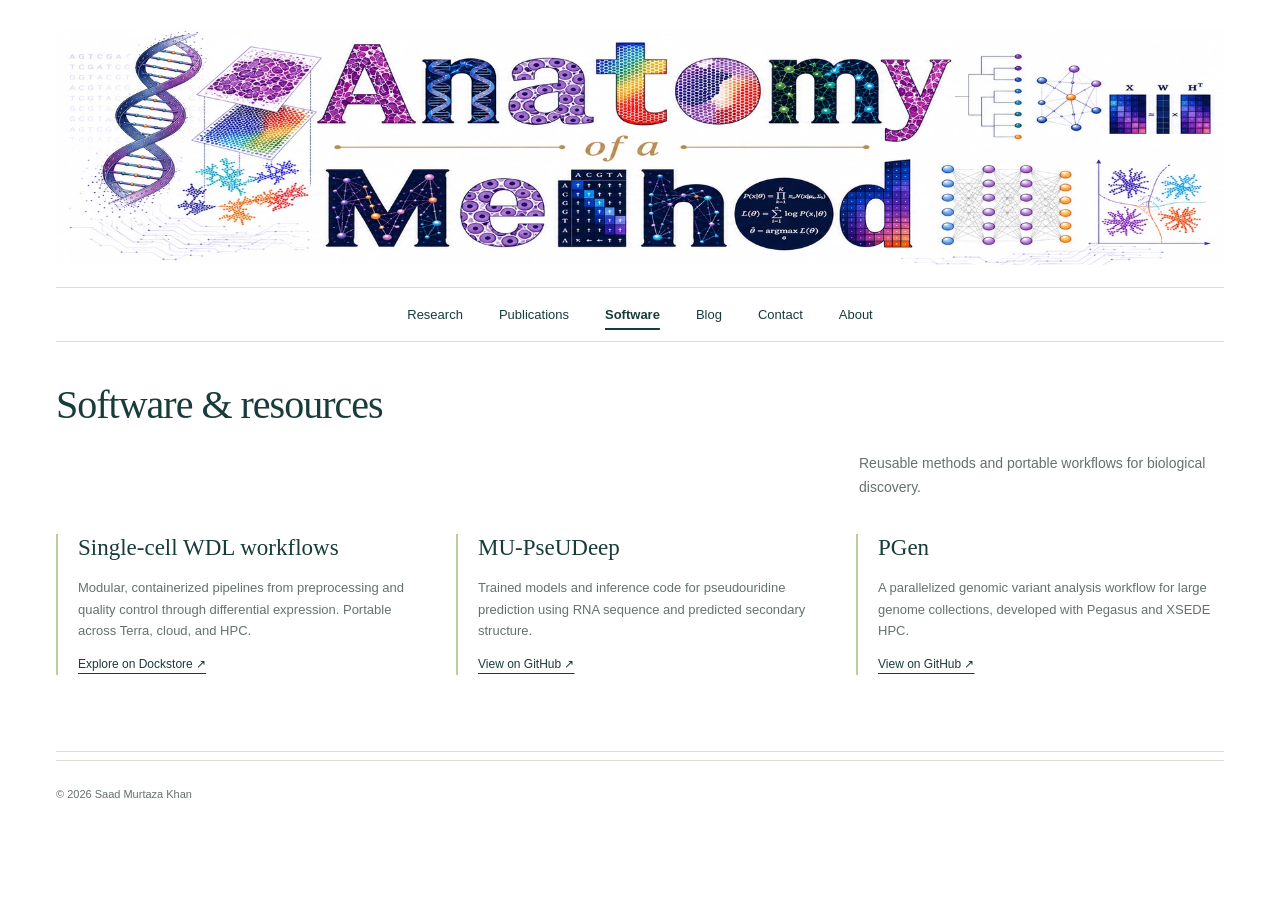
<file: public-site/software.html>
<html lang="en"><head>
<script src="site_libs/quarto-html/tabby.min.js"></script>
<script src="site_libs/quarto-html/popper.min.js"></script>
<script src="site_libs/quarto-html/tippy.umd.min.js"></script>
<link href="site_libs/quarto-html/tippy.css" rel="stylesheet">
<link href="site_libs/quarto-html/light-border.css" rel="stylesheet">
<link href="site_libs/quarto-html/quarto-html-afe927e19676d0e50b1726048be49fb1.min.css" rel="stylesheet" append-hash="true" data-mode="light">
<link href="site_libs/quarto-html/quarto-syntax-highlighting-5c1318cf63eba56dbef7ba16bc7d56f5.css" rel="stylesheet" id="quarto-text-highlighting-styles"><meta name="viewport" content="width=device-width,initial-scale=1"><title>Software | Saad Murtaza Khan</title>

<meta name="generator" content="quarto"><link rel="stylesheet" href="./styles.css">
</head><body><div class="site-shell"><div class="method-banner" aria-label="Anatomy of a Method"><img src="./assets/anatomy-method-header.webp" width="1774" height="360" alt="Anatomy of a Method: DNA, histology, spatial cell patterns, networks, matrices, and machine learning" fetchpriority="high"></div>
<header class="below-banner"><nav aria-label="Main navigation">
<a href="./index.html">Research</a>
<a href="./publications.html">Publications</a>
<a href="./software.html" class="active" aria-current="page">Software</a>
<a href="./blog.html">Blog</a>
<a href="./contact.html">Contact</a>
<a href="./about.html">About</a>
</nav></header><main class="site-content"><header id="title-block-header" class="quarto-title-block"><h1 class="page-heading title">Software &amp; resources</h1></header>
<div class="page-content"><section id="software"><div class="section-head"><div></div><p>Reusable methods and portable workflows for biological discovery.</p></div><div class="tools"><article><h3>Single-cell WDL workflows</h3><p>Modular, containerized pipelines from preprocessing and quality control through differential expression. Portable across Terra, cloud, and HPC.</p><a href="https://dockstore.org/organizations/PettilabMGH/collections/Singlecellwdls" target="_blank" rel="noopener">Explore on Dockstore ↗</a></article><article><h3>MU-PseUDeep</h3><p>Trained models and inference code for pseudouridine prediction using RNA sequence and predicted secondary structure.</p><a href="https://github.com/smk5g5/MU-PseUDeep" target="_blank" rel="noopener">View on GitHub ↗</a></article><article><h3>PGen</h3><p>A parallelized genomic variant analysis workflow for large genome collections, developed with Pegasus and XSEDE HPC.</p><a href="https://github.com/pegasus-isi/PGen-GenomicVariations-Workflow" target="_blank" rel="noopener">View on GitHub ↗</a></article></div></section>
</div>
<script id="quarto-html-after-body" type="application/javascript">
  window.document.addEventListener("DOMContentLoaded", function (event) {
    const tabsets =  window.document.querySelectorAll(".panel-tabset-tabby")
    tabsets.forEach(function(tabset) {
      const tabby = new Tabby('#' + tabset.id);
    });
      var localhostRegex = new RegExp(/^(?:http|https):\/\/localhost\:?[0-9]*\//);
      var mailtoRegex = new RegExp(/^mailto:/);
        var filterRegex = new RegExp("https:\/\/smk5g5\.github\.io");
      var isInternal = (href) => {
          return filterRegex.test(href) || localhostRegex.test(href) || mailtoRegex.test(href);
      }
      // Inspect non-navigation links and adorn them if external
     var links = window.document.querySelectorAll('a[href]:not(.nav-link):not(.navbar-brand):not(.toc-action):not(.sidebar-link):not(.sidebar-item-toggle):not(.pagination-link):not(.no-external):not([aria-hidden]):not(.dropdown-item):not(.quarto-navigation-tool):not(.about-link)');
      for (var i=0; i<links.length; i++) {
        const link = links[i];
        if (!isInternal(link.href)) {
          // undo the damage that might have been done by quarto-nav.js in the case of
          // links that we want to consider external
          if (link.dataset.originalHref !== undefined) {
            link.href = link.dataset.originalHref;
          }
        }
      }
    function tippyHover(el, contentFn, onTriggerFn, onUntriggerFn) {
      const config = {
        allowHTML: true,
        maxWidth: 500,
        delay: 100,
        arrow: false,
        appendTo: function(el) {
            return el.parentElement;
        },
        interactive: true,
        interactiveBorder: 10,
        theme: 'light-border',
        placement: 'bottom-start',
      };
      if (contentFn) {
        config.content = contentFn;
      }
      if (onTriggerFn) {
        config.onTrigger = onTriggerFn;
      }
      if (onUntriggerFn) {
        config.onUntrigger = onUntriggerFn;
      }
      window.tippy(el, config); 
    }
    const noterefs = window.document.querySelectorAll('a[role="doc-noteref"]');
    for (var i=0; i<noterefs.length; i++) {
      const ref = noterefs[i];
      tippyHover(ref, function() {
        // use id or data attribute instead here
        let href = ref.getAttribute('data-footnote-href') || ref.getAttribute('href');
        try { href = new URL(href).hash; } catch {}
        const id = href.replace(/^#\/?/, "");
        const note = window.document.getElementById(id);
        if (note) {
          return note.innerHTML;
        } else {
          return "";
        }
      });
    }
    const xrefs = window.document.querySelectorAll('a.quarto-xref');
    const processXRef = (id, note) => {
      // Strip column container classes
      const stripColumnClz = (el) => {
        el.classList.remove("page-full", "page-columns");
        if (el.children) {
          for (const child of el.children) {
            stripColumnClz(child);
          }
        }
      }
      stripColumnClz(note)
      if (id === null || id.startsWith('sec-')) {
        // Special case sections, only their first couple elements
        const container = document.createElement("div");
        if (note.children && note.children.length > 2) {
          container.appendChild(note.children[0].cloneNode(true));
          for (let i = 1; i < note.children.length; i++) {
            const child = note.children[i];
            if (child.tagName === "P" && child.innerText === "") {
              continue;
            } else {
              container.appendChild(child.cloneNode(true));
              break;
            }
          }
          if (window.Quarto?.typesetMath) {
            window.Quarto.typesetMath(container);
          }
          return container.innerHTML
        } else {
          if (window.Quarto?.typesetMath) {
            window.Quarto.typesetMath(note);
          }
          return note.innerHTML;
        }
      } else {
        // Remove any anchor links if they are present
        const anchorLink = note.querySelector('a.anchorjs-link');
        if (anchorLink) {
          anchorLink.remove();
        }
        if (window.Quarto?.typesetMath) {
          window.Quarto.typesetMath(note);
        }
        if (note.classList.contains("callout")) {
          return note.outerHTML;
        } else {
          return note.innerHTML;
        }
      }
    }
    for (var i=0; i<xrefs.length; i++) {
      const xref = xrefs[i];
      tippyHover(xref, undefined, function(instance) {
        instance.disable();
        let url = xref.getAttribute('href');
        let hash = undefined; 
        if (url.startsWith('#')) {
          hash = url;
        } else {
          try { hash = new URL(url).hash; } catch {}
        }
        if (hash) {
          const id = hash.replace(/^#\/?/, "");
          const note = window.document.getElementById(id);
          if (note !== null) {
            try {
              const html = processXRef(id, note.cloneNode(true));
              instance.setContent(html);
            } finally {
              instance.enable();
              instance.show();
            }
          } else {
            // See if we can fetch this
            fetch(url.split('#')[0])
            .then(res => res.text())
            .then(html => {
              const parser = new DOMParser();
              const htmlDoc = parser.parseFromString(html, "text/html");
              const note = htmlDoc.getElementById(id);
              if (note !== null) {
                const html = processXRef(id, note);
                instance.setContent(html);
              } 
            }).finally(() => {
              instance.enable();
              instance.show();
            });
          }
        } else {
          // See if we can fetch a full url (with no hash to target)
          // This is a special case and we should probably do some content thinning / targeting
          fetch(url)
          .then(res => res.text())
          .then(html => {
            const parser = new DOMParser();
            const htmlDoc = parser.parseFromString(html, "text/html");
            const note = htmlDoc.querySelector('main.content');
            if (note !== null) {
              // This should only happen for chapter cross references
              // (since there is no id in the URL)
              // remove the first header
              if (note.children.length > 0 && note.children[0].tagName === "HEADER") {
                note.children[0].remove();
              }
              const html = processXRef(null, note);
              instance.setContent(html);
            } 
          }).finally(() => {
            instance.enable();
            instance.show();
          });
        }
      }, function(instance) {
      });
    }
        let selectedAnnoteEl;
        const selectorForAnnotation = ( cell, annotation) => {
          let cellAttr = 'data-code-cell="' + cell + '"';
          let lineAttr = 'data-code-annotation="' +  annotation + '"';
          const selector = 'span[' + cellAttr + '][' + lineAttr + ']';
          return selector;
        }
        const selectCodeLines = (annoteEl) => {
          const doc = window.document;
          const targetCell = annoteEl.getAttribute("data-target-cell");
          const targetAnnotation = annoteEl.getAttribute("data-target-annotation");
          const annoteSpan = window.document.querySelector(selectorForAnnotation(targetCell, targetAnnotation));
          const lines = annoteSpan.getAttribute("data-code-lines").split(",");
          const lineIds = lines.map((line) => {
            return targetCell + "-" + line;
          })
          let top = null;
          let height = null;
          let parent = null;
          if (lineIds.length > 0) {
              //compute the position of the single el (top and bottom and make a div)
              const el = window.document.getElementById(lineIds[0]);
              top = el.offsetTop;
              height = el.offsetHeight;
              parent = el.parentElement.parentElement;
            if (lineIds.length > 1) {
              const lastEl = window.document.getElementById(lineIds[lineIds.length - 1]);
              const bottom = lastEl.offsetTop + lastEl.offsetHeight;
              height = bottom - top;
            }
            if (top !== null && height !== null && parent !== null) {
              // cook up a div (if necessary) and position it 
              let div = window.document.getElementById("code-annotation-line-highlight");
              if (div === null) {
                div = window.document.createElement("div");
                div.setAttribute("id", "code-annotation-line-highlight");
                div.style.position = 'absolute';
                parent.appendChild(div);
              }
              div.style.top = top - 2 + "px";
              div.style.height = height + 4 + "px";
              div.style.left = 0;
              let gutterDiv = window.document.getElementById("code-annotation-line-highlight-gutter");
              if (gutterDiv === null) {
                gutterDiv = window.document.createElement("div");
                gutterDiv.setAttribute("id", "code-annotation-line-highlight-gutter");
                gutterDiv.style.position = 'absolute';
                const codeCell = window.document.getElementById(targetCell);
                const gutter = codeCell.querySelector('.code-annotation-gutter');
                gutter.appendChild(gutterDiv);
              }
              gutterDiv.style.top = top - 2 + "px";
              gutterDiv.style.height = height + 4 + "px";
            }
            selectedAnnoteEl = annoteEl;
          }
        };
        const unselectCodeLines = () => {
          const elementsIds = ["code-annotation-line-highlight", "code-annotation-line-highlight-gutter"];
          elementsIds.forEach((elId) => {
            const div = window.document.getElementById(elId);
            if (div) {
              div.remove();
            }
          });
          selectedAnnoteEl = undefined;
        };
          // Handle positioning of the toggle
      window.addEventListener(
        "resize",
        throttle(() => {
          elRect = undefined;
          if (selectedAnnoteEl) {
            selectCodeLines(selectedAnnoteEl);
          }
        }, 10)
      );
      function throttle(fn, ms) {
      let throttle = false;
      let timer;
        return (...args) => {
          if(!throttle) { // first call gets through
              fn.apply(this, args);
              throttle = true;
          } else { // all the others get throttled
              if(timer) clearTimeout(timer); // cancel #2
              timer = setTimeout(() => {
                fn.apply(this, args);
                timer = throttle = false;
              }, ms);
          }
        };
      }
        // Attach click handler to the DT
        const annoteDls = window.document.querySelectorAll('dt[data-target-cell]');
        for (const annoteDlNode of annoteDls) {
          annoteDlNode.addEventListener('click', (event) => {
            const clickedEl = event.target;
            if (clickedEl !== selectedAnnoteEl) {
              unselectCodeLines();
              const activeEl = window.document.querySelector('dt[data-target-cell].code-annotation-active');
              if (activeEl) {
                activeEl.classList.remove('code-annotation-active');
              }
              selectCodeLines(clickedEl);
              clickedEl.classList.add('code-annotation-active');
            } else {
              // Unselect the line
              unselectCodeLines();
              clickedEl.classList.remove('code-annotation-active');
            }
          });
        }
    const findCites = (el) => {
      const parentEl = el.parentElement;
      if (parentEl) {
        const cites = parentEl.dataset.cites;
        if (cites) {
          return {
            el,
            cites: cites.split(' ')
          };
        } else {
          return findCites(el.parentElement)
        }
      } else {
        return undefined;
      }
    };
    var bibliorefs = window.document.querySelectorAll('a[role="doc-biblioref"]');
    for (var i=0; i<bibliorefs.length; i++) {
      const ref = bibliorefs[i];
      const citeInfo = findCites(ref);
      if (citeInfo) {
        tippyHover(citeInfo.el, function() {
          var popup = window.document.createElement('div');
          citeInfo.cites.forEach(function(cite) {
            var citeDiv = window.document.createElement('div');
            citeDiv.classList.add('hanging-indent');
            citeDiv.classList.add('csl-entry');
            var biblioDiv = window.document.getElementById('ref-' + cite);
            if (biblioDiv) {
              citeDiv.innerHTML = biblioDiv.innerHTML;
            }
            popup.appendChild(citeDiv);
          });
          return popup.innerHTML;
        });
      }
    }
  });
  </script>
</main></div><footer class="site-footer">© 2026 Saad Murtaza Khan</footer>
</body></html>
</file>
<file: site_libs/quarto-html/tippy.css>
.tippy-box[data-animation=fade][data-state=hidden]{opacity:0}[data-tippy-root]{max-width:calc(100vw - 10px)}.tippy-box{position:relative;background-color:#333;color:#fff;border-radius:4px;font-size:14px;line-height:1.4;white-space:normal;outline:0;transition-property:transform,visibility,opacity}.tippy-box[data-placement^=top]>.tippy-arrow{bottom:0}.tippy-box[data-placement^=top]>.tippy-arrow:before{bottom:-7px;left:0;border-width:8px 8px 0;border-top-color:initial;transform-origin:center top}.tippy-box[data-placement^=bottom]>.tippy-arrow{top:0}.tippy-box[data-placement^=bottom]>.tippy-arrow:before{top:-7px;left:0;border-width:0 8px 8px;border-bottom-color:initial;transform-origin:center bottom}.tippy-box[data-placement^=left]>.tippy-arrow{right:0}.tippy-box[data-placement^=left]>.tippy-arrow:before{border-width:8px 0 8px 8px;border-left-color:initial;right:-7px;transform-origin:center left}.tippy-box[data-placement^=right]>.tippy-arrow{left:0}.tippy-box[data-placement^=right]>.tippy-arrow:before{left:-7px;border-width:8px 8px 8px 0;border-right-color:initial;transform-origin:center right}.tippy-box[data-inertia][data-state=visible]{transition-timing-function:cubic-bezier(.54,1.5,.38,1.11)}.tippy-arrow{width:16px;height:16px;color:#333}.tippy-arrow:before{content:"";position:absolute;border-color:transparent;border-style:solid}.tippy-content{position:relative;padding:5px 9px;z-index:1}
</file>
<file: site_libs/quarto-html/light-border.css>
.tippy-box[data-theme~=light-border]{background-color:#fff;background-clip:padding-box;border:1px solid rgba(0,8,16,.15);color:#333;box-shadow:0 4px 14px -2px rgba(0,8,16,.08)}.tippy-box[data-theme~=light-border]>.tippy-backdrop{background-color:#fff}.tippy-box[data-theme~=light-border]>.tippy-arrow:after,.tippy-box[data-theme~=light-border]>.tippy-svg-arrow:after{content:"";position:absolute;z-index:-1}.tippy-box[data-theme~=light-border]>.tippy-arrow:after{border-color:transparent;border-style:solid}.tippy-box[data-theme~=light-border][data-placement^=top]>.tippy-arrow:before{border-top-color:#fff}.tippy-box[data-theme~=light-border][data-placement^=top]>.tippy-arrow:after{border-top-color:rgba(0,8,16,.2);border-width:7px 7px 0;top:17px;left:1px}.tippy-box[data-theme~=light-border][data-placement^=top]>.tippy-svg-arrow>svg{top:16px}.tippy-box[data-theme~=light-border][data-placement^=top]>.tippy-svg-arrow:after{top:17px}.tippy-box[data-theme~=light-border][data-placement^=bottom]>.tippy-arrow:before{border-bottom-color:#fff;bottom:16px}.tippy-box[data-theme~=light-border][data-placement^=bottom]>.tippy-arrow:after{border-bottom-color:rgba(0,8,16,.2);border-width:0 7px 7px;bottom:17px;left:1px}.tippy-box[data-theme~=light-border][data-placement^=bottom]>.tippy-svg-arrow>svg{bottom:16px}.tippy-box[data-theme~=light-border][data-placement^=bottom]>.tippy-svg-arrow:after{bottom:17px}.tippy-box[data-theme~=light-border][data-placement^=left]>.tippy-arrow:before{border-left-color:#fff}.tippy-box[data-theme~=light-border][data-placement^=left]>.tippy-arrow:after{border-left-color:rgba(0,8,16,.2);border-width:7px 0 7px 7px;left:17px;top:1px}.tippy-box[data-theme~=light-border][data-placement^=left]>.tippy-svg-arrow>svg{left:11px}.tippy-box[data-theme~=light-border][data-placement^=left]>.tippy-svg-arrow:after{left:12px}.tippy-box[data-theme~=light-border][data-placement^=right]>.tippy-arrow:before{border-right-color:#fff;right:16px}.tippy-box[data-theme~=light-border][data-placement^=right]>.tippy-arrow:after{border-width:7px 7px 7px 0;right:17px;top:1px;border-right-color:rgba(0,8,16,.2)}.tippy-box[data-theme~=light-border][data-placement^=right]>.tippy-svg-arrow>svg{right:11px}.tippy-box[data-theme~=light-border][data-placement^=right]>.tippy-svg-arrow:after{right:12px}.tippy-box[data-theme~=light-border]>.tippy-svg-arrow{fill:#fff}.tippy-box[data-theme~=light-border]>.tippy-svg-arrow:after{background-image:url([data-uri]);background-size:16px 6px;width:16px;height:6px}
</file>
<file: site_libs/quarto-html/quarto-syntax-highlighting-5c1318cf63eba56dbef7ba16bc7d56f5.css>
/* quarto syntax highlight colors */
:root {
  --quarto-hl-al-color: #ff5555;
  --quarto-hl-an-color: #6a737d;
  --quarto-hl-at-color: #d73a49;
  --quarto-hl-bn-color: #005cc5;
  --quarto-hl-bu-color: #d73a49;
  --quarto-hl-ch-color: #032f62;
  --quarto-hl-co-color: #6a737d;
  --quarto-hl-cv-color: #6a737d;
  --quarto-hl-cn-color: #005cc5;
  --quarto-hl-cf-color: #d73a49;
  --quarto-hl-dt-color: #d73a49;
  --quarto-hl-dv-color: #005cc5;
  --quarto-hl-do-color: #6a737d;
  --quarto-hl-er-color: #ff5555;
  --quarto-hl-ex-color: #d73a49;
  --quarto-hl-fl-color: #005cc5;
  --quarto-hl-fu-color: #6f42c1;
  --quarto-hl-im-color: #032f62;
  --quarto-hl-in-color: #6a737d;
  --quarto-hl-kw-color: #d73a49;
  --quarto-hl-op-color: #24292e;
  --quarto-hl-pp-color: #d73a49;
  --quarto-hl-re-color: #6a737d;
  --quarto-hl-sc-color: #005cc5;
  --quarto-hl-ss-color: #032f62;
  --quarto-hl-st-color: #032f62;
  --quarto-hl-va-color: #e36209;
  --quarto-hl-vs-color: #032f62;
  --quarto-hl-wa-color: #ff5555;
}

/* other quarto variables */
:root {
  --quarto-font-monospace: SFMono-Regular, Menlo, Monaco, Consolas, "Liberation Mono", "Courier New", monospace;
}

/* syntax highlight based on Pandoc's rules */
pre > code.sourceCode > span {
  color: #24292e;
}

code.sourceCode > span {
  color: #24292e;
}

div.sourceCode,
div.sourceCode pre.sourceCode {
  color: #24292e;
}

/* Normal */
code span {
  color: #24292e;
}

/* Alert */
code span.al {
  font-weight: bold;
  color: #ff5555;
}

/* Annotation */
code span.an {
  color: #6a737d;
}

/* Attribute */
code span.at {
  color: #d73a49;
}

/* BaseN */
code span.bn {
  color: #005cc5;
}

/* BuiltIn */
code span.bu {
  color: #d73a49;
}

/* ControlFlow */
code span.cf {
  color: #d73a49;
}

/* Char */
code span.ch {
  color: #032f62;
}

/* Constant */
code span.cn {
  color: #005cc5;
}

/* Comment */
code span.co {
  color: #6a737d;
}

/* CommentVar */
code span.cv {
  color: #6a737d;
}

/* Documentation */
code span.do {
  color: #6a737d;
}

/* DataType */
code span.dt {
  color: #d73a49;
}

/* DecVal */
code span.dv {
  color: #005cc5;
}

/* Error */
code span.er {
  color: #ff5555;
  text-decoration: underline;
}

/* Extension */
code span.ex {
  font-weight: bold;
  color: #d73a49;
}

/* Float */
code span.fl {
  color: #005cc5;
}

/* Function */
code span.fu {
  color: #6f42c1;
}

/* Import */
code span.im {
  color: #032f62;
}

/* Information */
code span.in {
  color: #6a737d;
}

/* Keyword */
code span.kw {
  color: #d73a49;
}

/* Operator */
code span.op {
  color: #24292e;
}

/* Preprocessor */
code span.pp {
  color: #d73a49;
}

/* RegionMarker */
code span.re {
  color: #6a737d;
}

/* SpecialChar */
code span.sc {
  color: #005cc5;
}

/* SpecialString */
code span.ss {
  color: #032f62;
}

/* String */
code span.st {
  color: #032f62;
}

/* Variable */
code span.va {
  color: #e36209;
}

/* VerbatimString */
code span.vs {
  color: #032f62;
}

/* Warning */
code span.wa {
  color: #ff5555;
}

.prevent-inlining {
  content: "</";
}

/*# sourceMappingURL=b30846a1f697829215f07ced7fb9b578.css.map */
</file>
<file: styles-theme-v2.css>
:root{--ink:#183c3a;--muted:#65716c;--paper:#ffffff;--line:#d9dfd5;--accent:#d8e9a4}*{box-sizing:border-box}html{scroll-behavior:smooth;scroll-padding-top:100px}body{margin:0;background:var(--paper);color:var(--ink);font:16px/1.65 Arial,Helvetica,sans-serif}a{color:inherit;text-underline-offset:5px}a:hover{color:#557c32}button,input{font:inherit}header{position:sticky;top:0;background:#ffffff;border-bottom:1px solid var(--line);z-index:9}nav{max-width:1240px;margin:auto;padding:21px 36px;display:flex;align-items:center;gap:28px}nav .brand{font-size:17px;font-weight:700;text-decoration:none;margin-right:auto;letter-spacing:-.5px}nav a{font-size:13px;text-decoration:none}nav .cv{border:1px solid var(--ink);border-radius:4px;padding:7px 14px}.wrap{max-width:1240px;margin:auto;padding:0 36px}.eyebrow{text-transform:uppercase;font-size:11px;letter-spacing:2px;font-weight:700;color:var(--muted)}.hero{padding:86px 0 72px;display:grid;grid-template-columns:1.25fr 1fr;gap:65px;align-items:center}h1,h2,h3,p{margin-top:0}h1{font:normal clamp(48px,5.4vw,74px)/1.05 Georgia,serif;letter-spacing:-2.5px;margin:22px 0}h1 em{color:#6a8646;font-weight:normal}h2{font:normal 40px/1.15 Georgia,serif;letter-spacing:-1px}h3{font:normal 25px/1.25 Georgia,serif;margin-bottom:15px}.intro{max-width:590px;font-size:17px;color:#52645d}.buttons{display:flex;gap:12px;margin-top:30px;flex-wrap:wrap}.button{padding:11px 19px;background:var(--ink);color:white;border:1px solid var(--ink);text-decoration:none;font-size:13px;border-radius:3px}.button.light{background:transparent;color:var(--ink)}.affiliation{font-size:12px;color:var(--muted);margin-top:27px}.art{border:1px solid var(--line);background:#edf0e5;padding:22px;border-radius:3px;position:relative}.art svg{width:100%;height:auto;display:block}.art-caption{display:flex;justify-content:space-between;font-size:10px;letter-spacing:1.2px;text-transform:uppercase;border-top:1px solid #cbd3c3;padding-top:15px;color:#61705b}.key{display:flex;gap:14px;margin-top:12px;font-size:10px;color:var(--muted)}.dot{width:6px;height:6px;display:inline-block;border-radius:50%;margin-right:4px}.band{display:grid;grid-template-columns:repeat(3,1fr);border-top:1px solid var(--line);border-bottom:1px solid var(--line);padding:23px 0;gap:24px}.band strong{display:block;font:normal 25px Georgia,serif}.band span{font-size:12px;color:var(--muted)}section{padding:76px 0;border-bottom:1px solid var(--line)}.section-head{display:flex;align-items:end;justify-content:space-between;gap:25px;margin-bottom:35px}.section-head h2{margin:12px 0 0}.section-head>p{max-width:365px;color:var(--muted);font-size:14px;margin:0}.research{display:grid;grid-template-columns:repeat(2,1fr);gap:0 50px}.project{padding:28px 0;border-top:1px solid var(--line)}.project-num{font:12px monospace;color:#6f8555;margin-bottom:18px;display:block}.project p{font-size:14px;color:#5c6a60;max-width:490px}.tags{display:flex;gap:7px;flex-wrap:wrap}.tag{font-size:10px;padding:3px 8px;border:1px solid #ced8c4;border-radius:3px;color:#576948}.project a{display:inline-block;margin-top:18px;font-size:12px}.tools{display:grid;grid-template-columns:repeat(3,1fr);gap:32px}.tools article{border-left:2px solid #bdce9a;padding-left:20px}.tools h3{font-size:23px}.tools p{font-size:13px;color:var(--muted)}.tools a{font-size:12px}.pub-controls{display:flex;gap:8px;align-items:center;flex-wrap:wrap;margin-bottom:22px}.filter{border:1px solid var(--line);padding:7px 12px;background:transparent;border-radius:3px;color:var(--ink);font-size:12px;cursor:pointer}.filter.active{background:var(--ink);color:white;border-color:var(--ink)}input{margin-left:auto;min-width:210px;background:transparent;border:1px solid var(--line);padding:8px 12px;border-radius:3px;font-size:12px;color:var(--ink)}.pub{display:grid;grid-template-columns:55px 1fr 25px;gap:20px;border-top:1px solid var(--line);padding:22px 0;text-decoration:none}.year{font:14px monospace;color:var(--muted);padding-top:3px}.pub h3{font:normal 18px/1.45 Georgia,serif;margin:0 0 6px}.pub p{font-size:11px;color:var(--muted);margin:0}.pub .arrow{font-size:22px}.pub[hidden]{display:none}.empty{color:var(--muted)}.history{display:grid;grid-template-columns:1fr 1.5fr;gap:70px}.timeline article{border-top:1px solid var(--line);padding:21px 0;display:grid;grid-template-columns:105px 1fr;gap:18px}.timeline h3{font-size:21px;margin-bottom:5px}.timeline p{font-size:13px;color:var(--muted);margin-bottom:0}.date{font-size:11px;color:var(--muted)}.skills{font-size:13px;color:var(--muted);max-width:330px}.contact{padding:65px 0 75px;display:flex;justify-content:space-between;gap:30px}.contact h2{font-size:43px;max-width:500px}.contact p{color:var(--muted);max-width:480px;font-size:14px}.contact-links{display:flex;flex-direction:column;gap:10px;justify-content:center;font-size:14px}footer{border-top:1px solid var(--line);padding:24px 0;color:var(--muted);font-size:11px;display:flex;justify-content:space-between}.menu{display:none}a:focus-visible,button:focus-visible,input:focus-visible{outline:3px solid #90ad57;outline-offset:4px}@media(max-width:800px){nav{padding:17px 22px;gap:14px}nav .navlink{display:none}.wrap{padding:0 22px}.hero{padding:48px 0;grid-template-columns:1fr;gap:32px}h1{font-size:53px}.art{max-width:540px}.band{gap:15px}.band strong{font-size:20px}.band span{font-size:10px}section{padding:50px 0}.section-head{display:block}.section-head>p{margin-top:20px}.research,.tools,.history{grid-template-columns:1fr;gap:20px}.tools{gap:30px}.contact{display:block}.contact-links{margin-top:30px}.pub{gap:10px;grid-template-columns:42px 1fr 16px}input{margin-left:0;width:100%}footer{gap:20px}.history{gap:30px}}@media(prefers-reduced-motion:reduce){html{scroll-behavior:auto}}
.cv-profile{display:flex;justify-content:space-between;align-items:center;gap:25px;margin:20px 0}.cv-profile h2{margin-bottom:12px}.cv-role{font-size:16px;margin:0}.cv-location{font-size:13px;color:var(--muted);margin:4px 0}.cv-summary{max-width:900px;color:#52645d;font-size:16px}.cv-social{display:flex;flex-wrap:wrap;gap:20px;font-size:12px;margin:25px 0}.cv-jump{padding:16px 0;margin:30px 0;border-top:1px solid var(--line);border-bottom:1px solid var(--line);display:flex;flex-wrap:wrap;gap:25px;max-width:none}.cv-layout{display:grid;grid-template-columns:1.7fr 1fr;gap:65px}.cv-section{scroll-margin-top:100px;margin:28px 0 45px}.cv-section>h3{font-size:28px;margin:0 0 25px}.cv-job{border-top:1px solid var(--line);padding:22px 0}.cv-job-head{display:flex;justify-content:space-between;gap:20px}.cv-job h4,.cv-degree h4{font:normal 21px/1.3 Georgia,serif;margin:0 0 8px}.cv-job-head p{font-size:12px;color:var(--muted);margin:0}.cv-job-head>span{font:11px/1.7 monospace;white-space:nowrap;color:var(--muted)}details{margin-top:17px;font-size:13px}summary{cursor:pointer;color:#526c3c;font-weight:600}details ul{padding-left:18px}details li{margin:18px 0}details li p{margin:5px 0;color:var(--muted);line-height:1.7}.cv-skills{margin:0}.cv-skills>div{padding:15px 0;border-top:1px solid var(--line)}.cv-skills dt{font-size:13px;font-weight:bold;margin-bottom:7px}.cv-skills dd{font-size:12px;color:var(--muted);margin:0;line-height:1.8}.cv-degree{border-top:1px solid var(--line);padding:20px 0}.cv-degree>span{font-size:11px;color:var(--muted);display:block;margin-bottom:10px}.cv-degree p,.cv-small{font-size:13px;color:var(--muted)}.cv-list{padding-left:17px;color:var(--muted);font-size:12px;margin-bottom:32px}.cv-list li{margin:12px 0}@media(max-width:800px){.cv-layout{grid-template-columns:1fr;gap:0}.cv-profile{display:block}.cv-profile .button{display:inline-block;margin-top:16px}.cv-job-head{display:block}.cv-job-head>span{display:block;margin-top:8px}.cv-jump{gap:18px}.cv-profile h2{font-size:34px}}.page-heading{font:normal 40px/1.15 Georgia,serif;letter-spacing:-1px;margin:0}.section-head h2{margin:0}#research{padding-top:54px}.method-banner{margin:28px 0 0;padding:14px 12px;background:#fff;border:1px solid var(--line);border-radius:5px;overflow:hidden}.method-banner img{display:block;width:100%;height:auto}.method-banner+#research{padding-top:40px}@media(max-width:800px){.method-banner{margin-top:20px;padding:8px 4px}.method-banner+#research{padding-top:32px}} .method-banner{border:0;border-radius:0;padding:0;margin-top:28px;background:#fff}.below-banner{position:static;margin-top:22px;background:#fff;border-top:1px solid var(--line);border-bottom:1px solid var(--line)}.below-banner nav{justify-content:center;padding:16px 0;max-width:none;gap:36px}.below-banner .cv{border:0;padding:0;font-size:13px}.method-banner+.below-banner+#research{padding-top:40px}@media(max-width:800px){.below-banner .navlink{display:block}.below-banner nav{gap:20px;flex-wrap:wrap;padding:14px 0}.method-banner{padding:0;margin-top:20px}} .below-banner a[aria-current="page"]{font-weight:700;color:var(--ink);text-decoration:underline;text-decoration-thickness:2px;text-underline-offset:9px}.below-banner nav a{white-space:nowrap}.page-content>section{padding-top:40px;min-height:35vh}.page-content>.contact{padding-top:40px;min-height:35vh}.publication-summary{display:flex;flex-wrap:wrap;gap:12px 26px;color:var(--muted);font-size:13px;margin-bottom:28px}.pub-controls{gap:8px}.pub-controls input[type=search]{min-width:230px}.lead-toggle{display:flex;align-items:center;gap:8px;font-size:12px;margin:14px 0}.lead-toggle input{min-width:0;width:16px;height:16px;margin:0;accent-color:var(--ink)}.pub-group{margin-top:45px}.pub-group-title{font:normal 28px/1.3 Georgia,serif;margin-bottom:16px;letter-spacing:-.5px}.group-count{font:12px Arial,sans-serif;color:var(--muted);border:1px solid var(--line);border-radius:20px;padding:3px 8px;vertical-align:middle;margin-left:8px}.pub-group-note{font-size:12px;color:var(--muted);margin:12px 0 18px}.pub-entry{display:grid;grid-template-columns:55px 1fr;gap:20px;border-top:1px solid var(--line);padding:25px 0}.pub-year{font:13px monospace;color:var(--muted);padding-top:3px}.pub-entry h3{font:normal 21px/1.45 Georgia,serif;margin:0 0 10px}.pub-entry h3 a{text-decoration:none}.pub-entry h3 a:hover{text-decoration:underline}.pub-authors{font-size:12px;line-height:1.8;color:var(--muted);margin:0 0 9px;max-width:960px}.pub-authors strong{color:var(--ink)}.pub-venue{font-size:13px;font-style:italic;margin:0 0 8px}.pub-meta{display:flex;align-items:center;flex-wrap:wrap;gap:8px 14px;font-size:11px;color:var(--muted);margin:10px 0}.pub-badge{border:1px solid var(--line);padding:2px 8px;border-radius:3px;font-size:10px}.pub-doi{font-size:11px;overflow-wrap:anywhere}.pub-review{font-size:11px;color:var(--muted);margin-top:35px}.pub-entry[hidden],.pub-group[hidden]{display:none}@media(max-width:800px){.pub-entry{grid-template-columns:38px 1fr;gap:12px}.pub-entry h3{font-size:19px}.publication-summary{gap:8px 16px}.pub-controls input[type=search]{width:100%}}
.site-shell{max-width:1240px;margin:0 auto;padding:0 36px}.site-content{min-height:42vh}.site-footer{max-width:1168px;margin:0 auto;padding:24px 0;border-top:1px solid var(--line);font-size:11px;color:var(--muted)}.below-banner nav{display:flex;justify-content:center;flex-wrap:wrap;gap:36px}.below-banner a.active{font-weight:700;text-decoration:underline;text-decoration-thickness:2px;text-underline-offset:9px}.method-banner{margin:28px 0 0;padding:0;border:0;border-radius:0;background:#fff}.method-banner img{display:block;width:100%;height:auto}.page-content>section{padding-top:40px}.blog-heading{padding:40px 0 28px}.blog-heading h1{font:normal 40px/1.15 Georgia,serif;letter-spacing:-1px;margin:0 0 14px}.blog-heading p{color:var(--muted);font-size:14px}.blog-list-item{display:grid;grid-template-columns:120px 1fr;gap:30px;padding:30px 0;border-top:1px solid var(--line)}.blog-date{font:12px/1.7 monospace;color:var(--muted)}.blog-list-item h2{font:normal 28px/1.3 Georgia,serif;letter-spacing:-.4px;margin:0 0 12px}.blog-list-item h2 a{text-decoration:none}.blog-list-item h2 a:hover{text-decoration:underline}.blog-list-item p{font-size:14px;color:var(--muted);max-width:760px}.blog-list-item .tags{margin-bottom:18px}.read-post{font-size:12px}.post-heading{max-width:830px;margin:44px auto 30px}.post-heading h1{font:normal 46px/1.14 Georgia,serif;letter-spacing:-1.3px;margin:16px 0 20px}.post-meta{font-size:12px;color:var(--muted)}.post-content{max-width:830px;margin:0 auto 65px;font-size:17px;line-height:1.85}.post-content h2{font:normal 29px/1.3 Georgia,serif;letter-spacing:-.4px;margin:40px 0 18px}.post-content p{margin-bottom:22px}.post-content li{margin:8px 0}.post-content pre{padding:20px;background:#f5f7f6;border:1px solid var(--line);border-radius:4px;overflow:auto;font:13px/1.7 monospace}.post-content code{font-size:.85em}.post-content blockquote{margin:25px 0;padding:6px 24px;border-left:3px solid #a8bda4;color:var(--muted)}.sample-note{font-size:13px;padding:14px 18px;border:1px solid var(--line);border-radius:3px;background:#f8faf8}.post-content table{border-collapse:collapse;width:100%;font-size:14px}.post-content th,.post-content td{padding:12px;border-bottom:1px solid var(--line);text-align:left}.quarto-listing{padding-bottom:55px}.cv-profile h1{font:normal 40px/1.15 Georgia,serif;letter-spacing:-1px;margin:0 0 12px}.post-back{max-width:830px;margin:0 auto 32px;font-size:13px}.anchorjs-link{display:none!important}@media(max-width:800px){.site-shell{padding:0 22px}.site-footer{margin:0 22px}.below-banner nav{gap:20px}.blog-list-item{grid-template-columns:1fr;gap:12px}.post-heading h1{font-size:36px}.post-content{font-size:16px}.cv-profile h1{font-size:34px}}

.listing-no-matching{display:none}header.below-banner{position:static}
/* Quarto relocates page titles into this shared block. */
#title-block-header{position:static;background:transparent;border:0;margin:40px 0 0;padding:0}#title-block-header:empty{display:none}#title-block-header h1{font:normal 40px/1.15 Georgia,serif;letter-spacing:-1px;margin:0}.blog-heading{padding:18px 0 20px}.page-content>section{padding-top:24px}#research .section-head{display:none}#about>.eyebrow{display:none}.cv-profile{margin-top:0}.page-content>#contact{padding-top:24px}

/* Reader-controlled colors. The original illustration retains its white canvas. */
:root{color-scheme:light}.theme-toggle{flex-shrink:0;border:1px solid var(--line);border-radius:5px;padding:6px 10px;background:var(--paper);color:var(--ink);font-size:12px;cursor:pointer;white-space:nowrap}.theme-toggle:focus-visible{outline:2px solid var(--ink);outline-offset:4px}
html[data-theme="dark"]{color-scheme:dark;--paper:#14211f;--ink:#e2ece6;--muted:#b4c3bb;--line:#3d5149;--accent:#b9cf86}
html[data-theme="dark"] header.below-banner{background:var(--paper)}
html[data-theme="dark"] :is(.cv-summary,.cv-role,.cv-location,.cv-small,.cv-job p,.cv-degree p,.cv-skills dd,.project p,.intro,.skills,.tag,.project-num){color:var(--muted)}
html[data-theme="dark"] :is(.sample-note,.post-content pre){background:#20322c;color:var(--ink)}
html[data-theme="dark"] a:hover{color:#c2df9b}html[data-theme="dark"] .filter.active{background:var(--ink);color:var(--paper)}
@media(max-width:600px){.below-banner nav{gap:15px;padding:18px 0}.theme-toggle{padding:5px 8px}}
</file>
<file: public-site/site_libs/quarto-html/tippy.css>
.tippy-box[data-animation=fade][data-state=hidden]{opacity:0}[data-tippy-root]{max-width:calc(100vw - 10px)}.tippy-box{position:relative;background-color:#333;color:#fff;border-radius:4px;font-size:14px;line-height:1.4;white-space:normal;outline:0;transition-property:transform,visibility,opacity}.tippy-box[data-placement^=top]>.tippy-arrow{bottom:0}.tippy-box[data-placement^=top]>.tippy-arrow:before{bottom:-7px;left:0;border-width:8px 8px 0;border-top-color:initial;transform-origin:center top}.tippy-box[data-placement^=bottom]>.tippy-arrow{top:0}.tippy-box[data-placement^=bottom]>.tippy-arrow:before{top:-7px;left:0;border-width:0 8px 8px;border-bottom-color:initial;transform-origin:center bottom}.tippy-box[data-placement^=left]>.tippy-arrow{right:0}.tippy-box[data-placement^=left]>.tippy-arrow:before{border-width:8px 0 8px 8px;border-left-color:initial;right:-7px;transform-origin:center left}.tippy-box[data-placement^=right]>.tippy-arrow{left:0}.tippy-box[data-placement^=right]>.tippy-arrow:before{left:-7px;border-width:8px 8px 8px 0;border-right-color:initial;transform-origin:center right}.tippy-box[data-inertia][data-state=visible]{transition-timing-function:cubic-bezier(.54,1.5,.38,1.11)}.tippy-arrow{width:16px;height:16px;color:#333}.tippy-arrow:before{content:"";position:absolute;border-color:transparent;border-style:solid}.tippy-content{position:relative;padding:5px 9px;z-index:1}
</file>
<file: public-site/site_libs/quarto-html/light-border.css>
.tippy-box[data-theme~=light-border]{background-color:#fff;background-clip:padding-box;border:1px solid rgba(0,8,16,.15);color:#333;box-shadow:0 4px 14px -2px rgba(0,8,16,.08)}.tippy-box[data-theme~=light-border]>.tippy-backdrop{background-color:#fff}.tippy-box[data-theme~=light-border]>.tippy-arrow:after,.tippy-box[data-theme~=light-border]>.tippy-svg-arrow:after{content:"";position:absolute;z-index:-1}.tippy-box[data-theme~=light-border]>.tippy-arrow:after{border-color:transparent;border-style:solid}.tippy-box[data-theme~=light-border][data-placement^=top]>.tippy-arrow:before{border-top-color:#fff}.tippy-box[data-theme~=light-border][data-placement^=top]>.tippy-arrow:after{border-top-color:rgba(0,8,16,.2);border-width:7px 7px 0;top:17px;left:1px}.tippy-box[data-theme~=light-border][data-placement^=top]>.tippy-svg-arrow>svg{top:16px}.tippy-box[data-theme~=light-border][data-placement^=top]>.tippy-svg-arrow:after{top:17px}.tippy-box[data-theme~=light-border][data-placement^=bottom]>.tippy-arrow:before{border-bottom-color:#fff;bottom:16px}.tippy-box[data-theme~=light-border][data-placement^=bottom]>.tippy-arrow:after{border-bottom-color:rgba(0,8,16,.2);border-width:0 7px 7px;bottom:17px;left:1px}.tippy-box[data-theme~=light-border][data-placement^=bottom]>.tippy-svg-arrow>svg{bottom:16px}.tippy-box[data-theme~=light-border][data-placement^=bottom]>.tippy-svg-arrow:after{bottom:17px}.tippy-box[data-theme~=light-border][data-placement^=left]>.tippy-arrow:before{border-left-color:#fff}.tippy-box[data-theme~=light-border][data-placement^=left]>.tippy-arrow:after{border-left-color:rgba(0,8,16,.2);border-width:7px 0 7px 7px;left:17px;top:1px}.tippy-box[data-theme~=light-border][data-placement^=left]>.tippy-svg-arrow>svg{left:11px}.tippy-box[data-theme~=light-border][data-placement^=left]>.tippy-svg-arrow:after{left:12px}.tippy-box[data-theme~=light-border][data-placement^=right]>.tippy-arrow:before{border-right-color:#fff;right:16px}.tippy-box[data-theme~=light-border][data-placement^=right]>.tippy-arrow:after{border-width:7px 7px 7px 0;right:17px;top:1px;border-right-color:rgba(0,8,16,.2)}.tippy-box[data-theme~=light-border][data-placement^=right]>.tippy-svg-arrow>svg{right:11px}.tippy-box[data-theme~=light-border][data-placement^=right]>.tippy-svg-arrow:after{right:12px}.tippy-box[data-theme~=light-border]>.tippy-svg-arrow{fill:#fff}.tippy-box[data-theme~=light-border]>.tippy-svg-arrow:after{background-image:url([data-uri]);background-size:16px 6px;width:16px;height:6px}
</file>
<file: public-site/site_libs/quarto-html/quarto-syntax-highlighting-5c1318cf63eba56dbef7ba16bc7d56f5.css>
/* quarto syntax highlight colors */
:root {
  --quarto-hl-al-color: #ff5555;
  --quarto-hl-an-color: #6a737d;
  --quarto-hl-at-color: #d73a49;
  --quarto-hl-bn-color: #005cc5;
  --quarto-hl-bu-color: #d73a49;
  --quarto-hl-ch-color: #032f62;
  --quarto-hl-co-color: #6a737d;
  --quarto-hl-cv-color: #6a737d;
  --quarto-hl-cn-color: #005cc5;
  --quarto-hl-cf-color: #d73a49;
  --quarto-hl-dt-color: #d73a49;
  --quarto-hl-dv-color: #005cc5;
  --quarto-hl-do-color: #6a737d;
  --quarto-hl-er-color: #ff5555;
  --quarto-hl-ex-color: #d73a49;
  --quarto-hl-fl-color: #005cc5;
  --quarto-hl-fu-color: #6f42c1;
  --quarto-hl-im-color: #032f62;
  --quarto-hl-in-color: #6a737d;
  --quarto-hl-kw-color: #d73a49;
  --quarto-hl-op-color: #24292e;
  --quarto-hl-pp-color: #d73a49;
  --quarto-hl-re-color: #6a737d;
  --quarto-hl-sc-color: #005cc5;
  --quarto-hl-ss-color: #032f62;
  --quarto-hl-st-color: #032f62;
  --quarto-hl-va-color: #e36209;
  --quarto-hl-vs-color: #032f62;
  --quarto-hl-wa-color: #ff5555;
}

/* other quarto variables */
:root {
  --quarto-font-monospace: SFMono-Regular, Menlo, Monaco, Consolas, "Liberation Mono", "Courier New", monospace;
}

/* syntax highlight based on Pandoc's rules */
pre > code.sourceCode > span {
  color: #24292e;
}

code.sourceCode > span {
  color: #24292e;
}

div.sourceCode,
div.sourceCode pre.sourceCode {
  color: #24292e;
}

/* Normal */
code span {
  color: #24292e;
}

/* Alert */
code span.al {
  font-weight: bold;
  color: #ff5555;
}

/* Annotation */
code span.an {
  color: #6a737d;
}

/* Attribute */
code span.at {
  color: #d73a49;
}

/* BaseN */
code span.bn {
  color: #005cc5;
}

/* BuiltIn */
code span.bu {
  color: #d73a49;
}

/* ControlFlow */
code span.cf {
  color: #d73a49;
}

/* Char */
code span.ch {
  color: #032f62;
}

/* Constant */
code span.cn {
  color: #005cc5;
}

/* Comment */
code span.co {
  color: #6a737d;
}

/* CommentVar */
code span.cv {
  color: #6a737d;
}

/* Documentation */
code span.do {
  color: #6a737d;
}

/* DataType */
code span.dt {
  color: #d73a49;
}

/* DecVal */
code span.dv {
  color: #005cc5;
}

/* Error */
code span.er {
  color: #ff5555;
  text-decoration: underline;
}

/* Extension */
code span.ex {
  font-weight: bold;
  color: #d73a49;
}

/* Float */
code span.fl {
  color: #005cc5;
}

/* Function */
code span.fu {
  color: #6f42c1;
}

/* Import */
code span.im {
  color: #032f62;
}

/* Information */
code span.in {
  color: #6a737d;
}

/* Keyword */
code span.kw {
  color: #d73a49;
}

/* Operator */
code span.op {
  color: #24292e;
}

/* Preprocessor */
code span.pp {
  color: #d73a49;
}

/* RegionMarker */
code span.re {
  color: #6a737d;
}

/* SpecialChar */
code span.sc {
  color: #005cc5;
}

/* SpecialString */
code span.ss {
  color: #032f62;
}

/* String */
code span.st {
  color: #032f62;
}

/* Variable */
code span.va {
  color: #e36209;
}

/* VerbatimString */
code span.vs {
  color: #032f62;
}

/* Warning */
code span.wa {
  color: #ff5555;
}

.prevent-inlining {
  content: "</";
}

/*# sourceMappingURL=b30846a1f697829215f07ced7fb9b578.css.map */
</file>
<file: public-site/styles.css>
:root{--ink:#183c3a;--muted:#65716c;--paper:#ffffff;--line:#d9dfd5;--accent:#d8e9a4}*{box-sizing:border-box}html{scroll-behavior:smooth;scroll-padding-top:100px}body{margin:0;background:var(--paper);color:var(--ink);font:16px/1.65 Arial,Helvetica,sans-serif}a{color:inherit;text-underline-offset:5px}a:hover{color:#557c32}button,input{font:inherit}header{position:sticky;top:0;background:#ffffff;border-bottom:1px solid var(--line);z-index:9}nav{max-width:1240px;margin:auto;padding:21px 36px;display:flex;align-items:center;gap:28px}nav .brand{font-size:17px;font-weight:700;text-decoration:none;margin-right:auto;letter-spacing:-.5px}nav a{font-size:13px;text-decoration:none}nav .cv{border:1px solid var(--ink);border-radius:4px;padding:7px 14px}.wrap{max-width:1240px;margin:auto;padding:0 36px}.eyebrow{text-transform:uppercase;font-size:11px;letter-spacing:2px;font-weight:700;color:var(--muted)}.hero{padding:86px 0 72px;display:grid;grid-template-columns:1.25fr 1fr;gap:65px;align-items:center}h1,h2,h3,p{margin-top:0}h1{font:normal clamp(48px,5.4vw,74px)/1.05 Georgia,serif;letter-spacing:-2.5px;margin:22px 0}h1 em{color:#6a8646;font-weight:normal}h2{font:normal 40px/1.15 Georgia,serif;letter-spacing:-1px}h3{font:normal 25px/1.25 Georgia,serif;margin-bottom:15px}.intro{max-width:590px;font-size:17px;color:#52645d}.buttons{display:flex;gap:12px;margin-top:30px;flex-wrap:wrap}.button{padding:11px 19px;background:var(--ink);color:white;border:1px solid var(--ink);text-decoration:none;font-size:13px;border-radius:3px}.button.light{background:transparent;color:var(--ink)}.affiliation{font-size:12px;color:var(--muted);margin-top:27px}.art{border:1px solid var(--line);background:#edf0e5;padding:22px;border-radius:3px;position:relative}.art svg{width:100%;height:auto;display:block}.art-caption{display:flex;justify-content:space-between;font-size:10px;letter-spacing:1.2px;text-transform:uppercase;border-top:1px solid #cbd3c3;padding-top:15px;color:#61705b}.key{display:flex;gap:14px;margin-top:12px;font-size:10px;color:var(--muted)}.dot{width:6px;height:6px;display:inline-block;border-radius:50%;margin-right:4px}.band{display:grid;grid-template-columns:repeat(3,1fr);border-top:1px solid var(--line);border-bottom:1px solid var(--line);padding:23px 0;gap:24px}.band strong{display:block;font:normal 25px Georgia,serif}.band span{font-size:12px;color:var(--muted)}section{padding:76px 0;border-bottom:1px solid var(--line)}.section-head{display:flex;align-items:end;justify-content:space-between;gap:25px;margin-bottom:35px}.section-head h2{margin:12px 0 0}.section-head>p{max-width:365px;color:var(--muted);font-size:14px;margin:0}.research{display:grid;grid-template-columns:repeat(2,1fr);gap:0 50px}.project{padding:28px 0;border-top:1px solid var(--line)}.project-num{font:12px monospace;color:#6f8555;margin-bottom:18px;display:block}.project p{font-size:14px;color:#5c6a60;max-width:490px}.tags{display:flex;gap:7px;flex-wrap:wrap}.tag{font-size:10px;padding:3px 8px;border:1px solid #ced8c4;border-radius:3px;color:#576948}.project a{display:inline-block;margin-top:18px;font-size:12px}.tools{display:grid;grid-template-columns:repeat(3,1fr);gap:32px}.tools article{border-left:2px solid #bdce9a;padding-left:20px}.tools h3{font-size:23px}.tools p{font-size:13px;color:var(--muted)}.tools a{font-size:12px}.pub-controls{display:flex;gap:8px;align-items:center;flex-wrap:wrap;margin-bottom:22px}.filter{border:1px solid var(--line);padding:7px 12px;background:transparent;border-radius:3px;color:var(--ink);font-size:12px;cursor:pointer}.filter.active{background:var(--ink);color:white;border-color:var(--ink)}input{margin-left:auto;min-width:210px;background:transparent;border:1px solid var(--line);padding:8px 12px;border-radius:3px;font-size:12px;color:var(--ink)}.pub{display:grid;grid-template-columns:55px 1fr 25px;gap:20px;border-top:1px solid var(--line);padding:22px 0;text-decoration:none}.year{font:14px monospace;color:var(--muted);padding-top:3px}.pub h3{font:normal 18px/1.45 Georgia,serif;margin:0 0 6px}.pub p{font-size:11px;color:var(--muted);margin:0}.pub .arrow{font-size:22px}.pub[hidden]{display:none}.empty{color:var(--muted)}.history{display:grid;grid-template-columns:1fr 1.5fr;gap:70px}.timeline article{border-top:1px solid var(--line);padding:21px 0;display:grid;grid-template-columns:105px 1fr;gap:18px}.timeline h3{font-size:21px;margin-bottom:5px}.timeline p{font-size:13px;color:var(--muted);margin-bottom:0}.date{font-size:11px;color:var(--muted)}.skills{font-size:13px;color:var(--muted);max-width:330px}.contact{padding:65px 0 75px;display:flex;justify-content:space-between;gap:30px}.contact h2{font-size:43px;max-width:500px}.contact p{color:var(--muted);max-width:480px;font-size:14px}.contact-links{display:flex;flex-direction:column;gap:10px;justify-content:center;font-size:14px}footer{border-top:1px solid var(--line);padding:24px 0;color:var(--muted);font-size:11px;display:flex;justify-content:space-between}.menu{display:none}a:focus-visible,button:focus-visible,input:focus-visible{outline:3px solid #90ad57;outline-offset:4px}@media(max-width:800px){nav{padding:17px 22px;gap:14px}nav .navlink{display:none}.wrap{padding:0 22px}.hero{padding:48px 0;grid-template-columns:1fr;gap:32px}h1{font-size:53px}.art{max-width:540px}.band{gap:15px}.band strong{font-size:20px}.band span{font-size:10px}section{padding:50px 0}.section-head{display:block}.section-head>p{margin-top:20px}.research,.tools,.history{grid-template-columns:1fr;gap:20px}.tools{gap:30px}.contact{display:block}.contact-links{margin-top:30px}.pub{gap:10px;grid-template-columns:42px 1fr 16px}input{margin-left:0;width:100%}footer{gap:20px}.history{gap:30px}}@media(prefers-reduced-motion:reduce){html{scroll-behavior:auto}}
.cv-profile{display:flex;justify-content:space-between;align-items:center;gap:25px;margin:20px 0}.cv-profile h2{margin-bottom:12px}.cv-role{font-size:16px;margin:0}.cv-location{font-size:13px;color:var(--muted);margin:4px 0}.cv-summary{max-width:900px;color:#52645d;font-size:16px}.cv-social{display:flex;flex-wrap:wrap;gap:20px;font-size:12px;margin:25px 0}.cv-jump{padding:16px 0;margin:30px 0;border-top:1px solid var(--line);border-bottom:1px solid var(--line);display:flex;flex-wrap:wrap;gap:25px;max-width:none}.cv-layout{display:grid;grid-template-columns:1.7fr 1fr;gap:65px}.cv-section{scroll-margin-top:100px;margin:28px 0 45px}.cv-section>h3{font-size:28px;margin:0 0 25px}.cv-job{border-top:1px solid var(--line);padding:22px 0}.cv-job-head{display:flex;justify-content:space-between;gap:20px}.cv-job h4,.cv-degree h4{font:normal 21px/1.3 Georgia,serif;margin:0 0 8px}.cv-job-head p{font-size:12px;color:var(--muted);margin:0}.cv-job-head>span{font:11px/1.7 monospace;white-space:nowrap;color:var(--muted)}details{margin-top:17px;font-size:13px}summary{cursor:pointer;color:#526c3c;font-weight:600}details ul{padding-left:18px}details li{margin:18px 0}details li p{margin:5px 0;color:var(--muted);line-height:1.7}.cv-skills{margin:0}.cv-skills>div{padding:15px 0;border-top:1px solid var(--line)}.cv-skills dt{font-size:13px;font-weight:bold;margin-bottom:7px}.cv-skills dd{font-size:12px;color:var(--muted);margin:0;line-height:1.8}.cv-degree{border-top:1px solid var(--line);padding:20px 0}.cv-degree>span{font-size:11px;color:var(--muted);display:block;margin-bottom:10px}.cv-degree p,.cv-small{font-size:13px;color:var(--muted)}.cv-list{padding-left:17px;color:var(--muted);font-size:12px;margin-bottom:32px}.cv-list li{margin:12px 0}@media(max-width:800px){.cv-layout{grid-template-columns:1fr;gap:0}.cv-profile{display:block}.cv-profile .button{display:inline-block;margin-top:16px}.cv-job-head{display:block}.cv-job-head>span{display:block;margin-top:8px}.cv-jump{gap:18px}.cv-profile h2{font-size:34px}}.page-heading{font:normal 40px/1.15 Georgia,serif;letter-spacing:-1px;margin:0}.section-head h2{margin:0}#research{padding-top:54px}.method-banner{margin:28px 0 0;padding:14px 12px;background:#fff;border:1px solid var(--line);border-radius:5px;overflow:hidden}.method-banner img{display:block;width:100%;height:auto}.method-banner+#research{padding-top:40px}@media(max-width:800px){.method-banner{margin-top:20px;padding:8px 4px}.method-banner+#research{padding-top:32px}} .method-banner{border:0;border-radius:0;padding:0;margin-top:28px;background:#fff}.below-banner{position:static;margin-top:22px;background:#fff;border-top:1px solid var(--line);border-bottom:1px solid var(--line)}.below-banner nav{justify-content:center;padding:16px 0;max-width:none;gap:36px}.below-banner .cv{border:0;padding:0;font-size:13px}.method-banner+.below-banner+#research{padding-top:40px}@media(max-width:800px){.below-banner .navlink{display:block}.below-banner nav{gap:20px;flex-wrap:wrap;padding:14px 0}.method-banner{padding:0;margin-top:20px}} .below-banner a[aria-current="page"]{font-weight:700;color:var(--ink);text-decoration:underline;text-decoration-thickness:2px;text-underline-offset:9px}.below-banner nav a{white-space:nowrap}.page-content>section{padding-top:40px;min-height:35vh}.page-content>.contact{padding-top:40px;min-height:35vh}.publication-summary{display:flex;flex-wrap:wrap;gap:12px 26px;color:var(--muted);font-size:13px;margin-bottom:28px}.pub-controls{gap:8px}.pub-controls input[type=search]{min-width:230px}.lead-toggle{display:flex;align-items:center;gap:8px;font-size:12px;margin:14px 0}.lead-toggle input{min-width:0;width:16px;height:16px;margin:0;accent-color:var(--ink)}.pub-group{margin-top:45px}.pub-group-title{font:normal 28px/1.3 Georgia,serif;margin-bottom:16px;letter-spacing:-.5px}.group-count{font:12px Arial,sans-serif;color:var(--muted);border:1px solid var(--line);border-radius:20px;padding:3px 8px;vertical-align:middle;margin-left:8px}.pub-group-note{font-size:12px;color:var(--muted);margin:12px 0 18px}.pub-entry{display:grid;grid-template-columns:55px 1fr;gap:20px;border-top:1px solid var(--line);padding:25px 0}.pub-year{font:13px monospace;color:var(--muted);padding-top:3px}.pub-entry h3{font:normal 21px/1.45 Georgia,serif;margin:0 0 10px}.pub-entry h3 a{text-decoration:none}.pub-entry h3 a:hover{text-decoration:underline}.pub-authors{font-size:12px;line-height:1.8;color:var(--muted);margin:0 0 9px;max-width:960px}.pub-authors strong{color:var(--ink)}.pub-venue{font-size:13px;font-style:italic;margin:0 0 8px}.pub-meta{display:flex;align-items:center;flex-wrap:wrap;gap:8px 14px;font-size:11px;color:var(--muted);margin:10px 0}.pub-badge{border:1px solid var(--line);padding:2px 8px;border-radius:3px;font-size:10px}.pub-doi{font-size:11px;overflow-wrap:anywhere}.pub-review{font-size:11px;color:var(--muted);margin-top:35px}.pub-entry[hidden],.pub-group[hidden]{display:none}@media(max-width:800px){.pub-entry{grid-template-columns:38px 1fr;gap:12px}.pub-entry h3{font-size:19px}.publication-summary{gap:8px 16px}.pub-controls input[type=search]{width:100%}}
.site-shell{max-width:1240px;margin:0 auto;padding:0 36px}.site-content{min-height:42vh}.site-footer{max-width:1168px;margin:0 auto;padding:24px 0;border-top:1px solid var(--line);font-size:11px;color:var(--muted)}.below-banner nav{display:flex;justify-content:center;flex-wrap:wrap;gap:36px}.below-banner a.active{font-weight:700;text-decoration:underline;text-decoration-thickness:2px;text-underline-offset:9px}.method-banner{margin:28px 0 0;padding:0;border:0;border-radius:0;background:#fff}.method-banner img{display:block;width:100%;height:auto}.page-content>section{padding-top:40px}.blog-heading{padding:40px 0 28px}.blog-heading h1{font:normal 40px/1.15 Georgia,serif;letter-spacing:-1px;margin:0 0 14px}.blog-heading p{color:var(--muted);font-size:14px}.blog-list-item{display:grid;grid-template-columns:120px 1fr;gap:30px;padding:30px 0;border-top:1px solid var(--line)}.blog-date{font:12px/1.7 monospace;color:var(--muted)}.blog-list-item h2{font:normal 28px/1.3 Georgia,serif;letter-spacing:-.4px;margin:0 0 12px}.blog-list-item h2 a{text-decoration:none}.blog-list-item h2 a:hover{text-decoration:underline}.blog-list-item p{font-size:14px;color:var(--muted);max-width:760px}.blog-list-item .tags{margin-bottom:18px}.read-post{font-size:12px}.post-heading{max-width:830px;margin:44px auto 30px}.post-heading h1{font:normal 46px/1.14 Georgia,serif;letter-spacing:-1.3px;margin:16px 0 20px}.post-meta{font-size:12px;color:var(--muted)}.post-content{max-width:830px;margin:0 auto 65px;font-size:17px;line-height:1.85}.post-content h2{font:normal 29px/1.3 Georgia,serif;letter-spacing:-.4px;margin:40px 0 18px}.post-content p{margin-bottom:22px}.post-content li{margin:8px 0}.post-content pre{padding:20px;background:#f5f7f6;border:1px solid var(--line);border-radius:4px;overflow:auto;font:13px/1.7 monospace}.post-content code{font-size:.85em}.post-content blockquote{margin:25px 0;padding:6px 24px;border-left:3px solid #a8bda4;color:var(--muted)}.sample-note{font-size:13px;padding:14px 18px;border:1px solid var(--line);border-radius:3px;background:#f8faf8}.post-content table{border-collapse:collapse;width:100%;font-size:14px}.post-content th,.post-content td{padding:12px;border-bottom:1px solid var(--line);text-align:left}.quarto-listing{padding-bottom:55px}.cv-profile h1{font:normal 40px/1.15 Georgia,serif;letter-spacing:-1px;margin:0 0 12px}.post-back{max-width:830px;margin:0 auto 32px;font-size:13px}.anchorjs-link{display:none!important}@media(max-width:800px){.site-shell{padding:0 22px}.site-footer{margin:0 22px}.below-banner nav{gap:20px}.blog-list-item{grid-template-columns:1fr;gap:12px}.post-heading h1{font-size:36px}.post-content{font-size:16px}.cv-profile h1{font-size:34px}}

.listing-no-matching{display:none}header.below-banner{position:static}
/* Quarto relocates page titles into this shared block. */
#title-block-header{position:static;background:transparent;border:0;margin:40px 0 0;padding:0}#title-block-header:empty{display:none}#title-block-header h1{font:normal 40px/1.15 Georgia,serif;letter-spacing:-1px;margin:0}.blog-heading{padding:18px 0 20px}.page-content>section{padding-top:24px}#research .section-head{display:none}#about>.eyebrow{display:none}.cv-profile{margin-top:0}.page-content>#contact{padding-top:24px}
</file>
<file: site_libs/quarto-html/quarto-html-afe927e19676d0e50b1726048be49fb1.min.css>
.top-right{position:absolute;top:1em;right:1em}.visually-hidden{border:0;clip:rect(0 0 0 0);height:auto;margin:0;overflow:hidden;padding:0;position:absolute;width:1px;white-space:nowrap}.hidden{display:none !important}.zindex-bottom{z-index:-1 !important}figure.figure{display:block}.quarto-layout-panel{margin-bottom:1em}.quarto-layout-panel>figure{width:100%}.quarto-layout-panel>figure>figcaption,.quarto-layout-panel>.panel-caption{margin-top:10pt}.quarto-layout-panel>.table-caption{margin-top:0px}.table-caption p{margin-bottom:.5em}.quarto-layout-row{display:flex;flex-direction:row;align-items:flex-start}.quarto-layout-valign-top{align-items:flex-start}.quarto-layout-valign-bottom{align-items:flex-end}.quarto-layout-valign-center{align-items:center}.quarto-layout-cell{position:relative;margin-right:20px}.quarto-layout-cell:last-child{margin-right:0}.quarto-layout-cell figure,.quarto-layout-cell>p{margin:.2em}.quarto-layout-cell img{max-width:100%}.quarto-layout-cell .html-widget{width:100% !important}.quarto-layout-cell div figure p{margin:0}.quarto-layout-cell figure{display:block;margin-inline-start:0;margin-inline-end:0}.quarto-layout-cell table{display:inline-table}.quarto-layout-cell-subref figcaption,figure .quarto-layout-row figure figcaption{text-align:center;font-style:italic}.quarto-figure{position:relative;margin-bottom:1em}.quarto-figure>figure{width:100%;margin-bottom:0}.quarto-figure-left>figure>p,.quarto-figure-left>figure>div{text-align:left}.quarto-figure-center>figure>p,.quarto-figure-center>figure>div{text-align:center}.quarto-figure-right>figure>p,.quarto-figure-right>figure>div{text-align:right}.quarto-figure>figure>div.cell-annotation,.quarto-figure>figure>div code{text-align:left}figure>p:empty{display:none}figure>p:first-child{margin-top:0;margin-bottom:0}figure>figcaption.quarto-float-caption-bottom{margin-bottom:.5em}figure>figcaption.quarto-float-caption-top{margin-top:.5em}div[id^=tbl-]{position:relative}.quarto-figure>.anchorjs-link{position:absolute;top:.6em;right:.5em}div[id^=tbl-]>.anchorjs-link{position:absolute;top:.7em;right:.3em}.quarto-figure:hover>.anchorjs-link,div[id^=tbl-]:hover>.anchorjs-link,h2:hover>.anchorjs-link,h3:hover>.anchorjs-link,h4:hover>.anchorjs-link,h5:hover>.anchorjs-link,h6:hover>.anchorjs-link,.reveal-anchorjs-link>.anchorjs-link{opacity:1}#title-block-header{margin-block-end:1rem;position:relative;margin-top:-1px}#title-block-header .abstract{margin-block-start:1rem}#title-block-header .abstract .abstract-title{font-weight:600}#title-block-header a{text-decoration:none}#title-block-header .author,#title-block-header .date,#title-block-header .doi{margin-block-end:.2rem}#title-block-header .quarto-title-block>div{display:flex}#title-block-header .quarto-title-block>div>h1{flex-grow:1}#title-block-header .quarto-title-block>div>button{flex-shrink:0;height:2.25rem;margin-top:0}tr.header>th>p:last-of-type{margin-bottom:0px}table,table.table{margin-top:.5rem;margin-bottom:.5rem}caption,.table-caption{padding-top:.5rem;padding-bottom:.5rem;text-align:center}figure.quarto-float-tbl figcaption.quarto-float-caption-top{margin-top:.5rem;margin-bottom:.25rem;text-align:center}figure.quarto-float-tbl figcaption.quarto-float-caption-bottom{padding-top:.25rem;margin-bottom:.5rem;text-align:center}.utterances{max-width:none;margin-left:-8px}iframe{margin-bottom:1em}details{margin-bottom:1em}details[show]{margin-bottom:0}details>summary{color:rgb(110.5,110.5,110.5)}details>summary>p:only-child{display:inline}div.code-copy-outer-scaffold{position:relative}dd code:not(.sourceCode),p code:not(.sourceCode){white-space:pre-wrap}code{white-space:pre}@media print{code{white-space:pre-wrap}}pre>code{display:block}pre>code.sourceCode{white-space:pre}pre>code.sourceCode>span>a:first-child::before{text-decoration:none}pre.code-overflow-wrap>code.sourceCode{white-space:pre-wrap}pre.code-overflow-scroll>code.sourceCode{white-space:pre}code a:any-link{color:inherit;text-decoration:none}code a:hover{color:inherit;text-decoration:underline}ul.task-list{padding-left:1em}[data-tippy-root]{display:inline-block}.tippy-content .footnote-back{display:none}.footnote-back{margin-left:.2em}.tippy-content{overflow-x:auto}.quarto-embedded-source-code{display:none}.quarto-unresolved-ref{font-weight:600}.quarto-cover-image{max-width:35%;float:right;margin-left:30px}.cell-output-display .widget-subarea{margin-bottom:1em}.cell-output-display:not(.no-overflow-x),.knitsql-table:not(.no-overflow-x){overflow-x:auto}.panel-input{margin-bottom:1em}.panel-input>div,.panel-input>div>div{display:inline-block;vertical-align:top;padding-right:12px}.panel-input>p:last-child{margin-bottom:0}.layout-sidebar{margin-bottom:1em}.layout-sidebar .tab-content{border:none}.tab-content>.page-columns.active{display:grid}div.sourceCode>iframe{width:100%;height:300px;margin-bottom:-0.5em}a{text-underline-offset:3px}.callout pre.sourceCode{padding-left:0}div.ansi-escaped-output{font-family:monospace;display:block}/*!
*
* ansi colors from IPython notebook's
*
* we also add `bright-[color]-` synonyms for the `-[color]-intense` classes since
* that seems to be what ansi_up emits
*
*/.ansi-black-fg{color:#3e424d}.ansi-black-bg{background-color:#3e424d}.ansi-black-intense-black,.ansi-bright-black-fg{color:#282c36}.ansi-black-intense-black,.ansi-bright-black-bg{background-color:#282c36}.ansi-red-fg{color:#e75c58}.ansi-red-bg{background-color:#e75c58}.ansi-red-intense-red,.ansi-bright-red-fg{color:#b22b31}.ansi-red-intense-red,.ansi-bright-red-bg{background-color:#b22b31}.ansi-green-fg{color:#00a250}.ansi-green-bg{background-color:#00a250}.ansi-green-intense-green,.ansi-bright-green-fg{color:#007427}.ansi-green-intense-green,.ansi-bright-green-bg{background-color:#007427}.ansi-yellow-fg{color:#ddb62b}.ansi-yellow-bg{background-color:#ddb62b}.ansi-yellow-intense-yellow,.ansi-bright-yellow-fg{color:#b27d12}.ansi-yellow-intense-yellow,.ansi-bright-yellow-bg{background-color:#b27d12}.ansi-blue-fg{color:#208ffb}.ansi-blue-bg{background-color:#208ffb}.ansi-blue-intense-blue,.ansi-bright-blue-fg{color:#0065ca}.ansi-blue-intense-blue,.ansi-bright-blue-bg{background-color:#0065ca}.ansi-magenta-fg{color:#d160c4}.ansi-magenta-bg{background-color:#d160c4}.ansi-magenta-intense-magenta,.ansi-bright-magenta-fg{color:#a03196}.ansi-magenta-intense-magenta,.ansi-bright-magenta-bg{background-color:#a03196}.ansi-cyan-fg{color:#60c6c8}.ansi-cyan-bg{background-color:#60c6c8}.ansi-cyan-intense-cyan,.ansi-bright-cyan-fg{color:#258f8f}.ansi-cyan-intense-cyan,.ansi-bright-cyan-bg{background-color:#258f8f}.ansi-white-fg{color:#c5c1b4}.ansi-white-bg{background-color:#c5c1b4}.ansi-white-intense-white,.ansi-bright-white-fg{color:#a1a6b2}.ansi-white-intense-white,.ansi-bright-white-bg{background-color:#a1a6b2}.ansi-default-inverse-fg{color:#fff}.ansi-default-inverse-bg{background-color:#000}.ansi-bold{font-weight:bold}.ansi-underline{text-decoration:underline}:root{--quarto-body-bg: #fff;--quarto-body-color: #222;--quarto-text-muted: rgb(110.5, 110.5, 110.5);--quarto-border-color: rgb(110.5, 110.5, 110.5);--quarto-border-width: 1px;--quarto-border-radius: 4px}table.gt_table{color:var(--quarto-body-color);font-size:1em;width:100%;background-color:rgba(0,0,0,0);border-top-width:inherit;border-bottom-width:inherit;border-color:var(--quarto-border-color)}table.gt_table th.gt_column_spanner_outer{color:var(--quarto-body-color);background-color:rgba(0,0,0,0);border-top-width:inherit;border-bottom-width:inherit;border-color:var(--quarto-border-color)}table.gt_table th.gt_col_heading{color:var(--quarto-body-color);font-weight:bold;background-color:rgba(0,0,0,0)}table.gt_table thead.gt_col_headings{border-bottom:1px solid currentColor;border-top-width:inherit;border-top-color:var(--quarto-border-color)}table.gt_table thead.gt_col_headings:not(:first-child){border-top-width:1px;border-top-color:var(--quarto-border-color)}table.gt_table td.gt_row{border-bottom-width:1px;border-bottom-color:var(--quarto-border-color);border-top-width:0px}table.gt_table tbody.gt_table_body{border-top-width:1px;border-bottom-width:1px;border-bottom-color:var(--quarto-border-color);border-top-color:currentColor}div.columns{display:initial;gap:initial}div.column{display:inline-block;overflow-x:initial;vertical-align:top;width:50%}.code-annotation-tip-content{word-wrap:break-word}.code-annotation-container-hidden{display:none !important}dl.code-annotation-container-grid{display:grid;grid-template-columns:min-content auto}dl.code-annotation-container-grid dt{grid-column:1}dl.code-annotation-container-grid dd{grid-column:2}pre.sourceCode.code-annotation-code{padding-right:0}code.sourceCode .code-annotation-anchor{z-index:100;position:relative;float:right;background-color:rgba(0,0,0,0)}input[type=checkbox]{margin-right:.5ch}:root{--mermaid-bg-color: #fff;--mermaid-edge-color: #999;--mermaid-node-fg-color: #222;--mermaid-fg-color: #222;--mermaid-fg-color--lighter: rgb(59.5, 59.5, 59.5);--mermaid-fg-color--lightest: #555555;--mermaid-font-family: sans-serif;--mermaid-label-bg-color: #fff;--mermaid-label-fg-color: #468;--mermaid-node-bg-color: rgba(68, 102, 136, 0.1);--mermaid-node-fg-color: #222}@media print{:root{font-size:11pt}#quarto-sidebar,#TOC,.nav-page{display:none}.page-columns .content{grid-column-start:page-start}.fixed-top{position:relative}.panel-caption,.figure-caption,figcaption{color:#666}}body.quarto-light .dark-content{display:none !important}body.quarto-dark .light-content{display:none !important}.panel-tabset [role=tablist]{border-bottom:1px solid #dee2e6;list-style:none;margin:0;padding:0;width:100%}.panel-tabset [role=tablist] *{-webkit-box-sizing:border-box;box-sizing:border-box}@media(min-width: 30em){.panel-tabset [role=tablist] li{display:inline-block}}.panel-tabset [role=tab]{border:1px solid rgba(0,0,0,0);border-top-color:#dee2e6;display:block;padding:.5em 1em;text-decoration:none}@media(min-width: 30em){.panel-tabset [role=tab]{border-top-color:rgba(0,0,0,0);display:inline-block;margin-bottom:-1px}}.panel-tabset [role=tab][aria-selected=true]{background-color:#dee2e6}@media(min-width: 30em){.panel-tabset [role=tab][aria-selected=true]{background-color:rgba(0,0,0,0);border:1px solid #dee2e6;border-bottom-color:#fff}}@media(min-width: 30em){.panel-tabset [role=tab]:hover:not([aria-selected=true]){border:1px solid #dee2e6}}.img-fluid{max-width:100%;height:auto}:root{--quarto-scss-export-body-bg: #fff;--quarto-scss-export-body-color: #222;--quarto-scss-export-text-muted: rgb(110.5, 110.5, 110.5);--quarto-scss-export-border-color: rgb(110.5, 110.5, 110.5);--quarto-scss-export-table-border-color: rgb(110.5, 110.5, 110.5);--quarto-scss-export-primary: #468;--quarto-scss-export-secondary: #999;--quarto-scss-export-mermaid-bg-color: #fff;--quarto-scss-export-mermaid-edge-color: #999;--quarto-scss-export-mermaid-node-fg-color: #222;--quarto-scss-export-mermaid-fg-color: #222;--quarto-scss-export-mermaid-fg-color--lighter: rgb(59.5, 59.5, 59.5);--quarto-scss-export-mermaid-fg-color--lightest: #555555;--quarto-scss-export-mermaid-label-bg-color: #fff;--quarto-scss-export-mermaid-label-fg-color: #468;--quarto-scss-export-mermaid-node-bg-color: rgba(68, 102, 136, 0.1);--quarto-scss-export-tabset-border-color: rgb(222, 226, 230)}
</file>
<file: public-site/site_libs/quarto-html/quarto-html-afe927e19676d0e50b1726048be49fb1.min.css>
.top-right{position:absolute;top:1em;right:1em}.visually-hidden{border:0;clip:rect(0 0 0 0);height:auto;margin:0;overflow:hidden;padding:0;position:absolute;width:1px;white-space:nowrap}.hidden{display:none !important}.zindex-bottom{z-index:-1 !important}figure.figure{display:block}.quarto-layout-panel{margin-bottom:1em}.quarto-layout-panel>figure{width:100%}.quarto-layout-panel>figure>figcaption,.quarto-layout-panel>.panel-caption{margin-top:10pt}.quarto-layout-panel>.table-caption{margin-top:0px}.table-caption p{margin-bottom:.5em}.quarto-layout-row{display:flex;flex-direction:row;align-items:flex-start}.quarto-layout-valign-top{align-items:flex-start}.quarto-layout-valign-bottom{align-items:flex-end}.quarto-layout-valign-center{align-items:center}.quarto-layout-cell{position:relative;margin-right:20px}.quarto-layout-cell:last-child{margin-right:0}.quarto-layout-cell figure,.quarto-layout-cell>p{margin:.2em}.quarto-layout-cell img{max-width:100%}.quarto-layout-cell .html-widget{width:100% !important}.quarto-layout-cell div figure p{margin:0}.quarto-layout-cell figure{display:block;margin-inline-start:0;margin-inline-end:0}.quarto-layout-cell table{display:inline-table}.quarto-layout-cell-subref figcaption,figure .quarto-layout-row figure figcaption{text-align:center;font-style:italic}.quarto-figure{position:relative;margin-bottom:1em}.quarto-figure>figure{width:100%;margin-bottom:0}.quarto-figure-left>figure>p,.quarto-figure-left>figure>div{text-align:left}.quarto-figure-center>figure>p,.quarto-figure-center>figure>div{text-align:center}.quarto-figure-right>figure>p,.quarto-figure-right>figure>div{text-align:right}.quarto-figure>figure>div.cell-annotation,.quarto-figure>figure>div code{text-align:left}figure>p:empty{display:none}figure>p:first-child{margin-top:0;margin-bottom:0}figure>figcaption.quarto-float-caption-bottom{margin-bottom:.5em}figure>figcaption.quarto-float-caption-top{margin-top:.5em}div[id^=tbl-]{position:relative}.quarto-figure>.anchorjs-link{position:absolute;top:.6em;right:.5em}div[id^=tbl-]>.anchorjs-link{position:absolute;top:.7em;right:.3em}.quarto-figure:hover>.anchorjs-link,div[id^=tbl-]:hover>.anchorjs-link,h2:hover>.anchorjs-link,h3:hover>.anchorjs-link,h4:hover>.anchorjs-link,h5:hover>.anchorjs-link,h6:hover>.anchorjs-link,.reveal-anchorjs-link>.anchorjs-link{opacity:1}#title-block-header{margin-block-end:1rem;position:relative;margin-top:-1px}#title-block-header .abstract{margin-block-start:1rem}#title-block-header .abstract .abstract-title{font-weight:600}#title-block-header a{text-decoration:none}#title-block-header .author,#title-block-header .date,#title-block-header .doi{margin-block-end:.2rem}#title-block-header .quarto-title-block>div{display:flex}#title-block-header .quarto-title-block>div>h1{flex-grow:1}#title-block-header .quarto-title-block>div>button{flex-shrink:0;height:2.25rem;margin-top:0}tr.header>th>p:last-of-type{margin-bottom:0px}table,table.table{margin-top:.5rem;margin-bottom:.5rem}caption,.table-caption{padding-top:.5rem;padding-bottom:.5rem;text-align:center}figure.quarto-float-tbl figcaption.quarto-float-caption-top{margin-top:.5rem;margin-bottom:.25rem;text-align:center}figure.quarto-float-tbl figcaption.quarto-float-caption-bottom{padding-top:.25rem;margin-bottom:.5rem;text-align:center}.utterances{max-width:none;margin-left:-8px}iframe{margin-bottom:1em}details{margin-bottom:1em}details[show]{margin-bottom:0}details>summary{color:rgb(110.5,110.5,110.5)}details>summary>p:only-child{display:inline}div.code-copy-outer-scaffold{position:relative}dd code:not(.sourceCode),p code:not(.sourceCode){white-space:pre-wrap}code{white-space:pre}@media print{code{white-space:pre-wrap}}pre>code{display:block}pre>code.sourceCode{white-space:pre}pre>code.sourceCode>span>a:first-child::before{text-decoration:none}pre.code-overflow-wrap>code.sourceCode{white-space:pre-wrap}pre.code-overflow-scroll>code.sourceCode{white-space:pre}code a:any-link{color:inherit;text-decoration:none}code a:hover{color:inherit;text-decoration:underline}ul.task-list{padding-left:1em}[data-tippy-root]{display:inline-block}.tippy-content .footnote-back{display:none}.footnote-back{margin-left:.2em}.tippy-content{overflow-x:auto}.quarto-embedded-source-code{display:none}.quarto-unresolved-ref{font-weight:600}.quarto-cover-image{max-width:35%;float:right;margin-left:30px}.cell-output-display .widget-subarea{margin-bottom:1em}.cell-output-display:not(.no-overflow-x),.knitsql-table:not(.no-overflow-x){overflow-x:auto}.panel-input{margin-bottom:1em}.panel-input>div,.panel-input>div>div{display:inline-block;vertical-align:top;padding-right:12px}.panel-input>p:last-child{margin-bottom:0}.layout-sidebar{margin-bottom:1em}.layout-sidebar .tab-content{border:none}.tab-content>.page-columns.active{display:grid}div.sourceCode>iframe{width:100%;height:300px;margin-bottom:-0.5em}a{text-underline-offset:3px}.callout pre.sourceCode{padding-left:0}div.ansi-escaped-output{font-family:monospace;display:block}/*!
*
* ansi colors from IPython notebook's
*
* we also add `bright-[color]-` synonyms for the `-[color]-intense` classes since
* that seems to be what ansi_up emits
*
*/.ansi-black-fg{color:#3e424d}.ansi-black-bg{background-color:#3e424d}.ansi-black-intense-black,.ansi-bright-black-fg{color:#282c36}.ansi-black-intense-black,.ansi-bright-black-bg{background-color:#282c36}.ansi-red-fg{color:#e75c58}.ansi-red-bg{background-color:#e75c58}.ansi-red-intense-red,.ansi-bright-red-fg{color:#b22b31}.ansi-red-intense-red,.ansi-bright-red-bg{background-color:#b22b31}.ansi-green-fg{color:#00a250}.ansi-green-bg{background-color:#00a250}.ansi-green-intense-green,.ansi-bright-green-fg{color:#007427}.ansi-green-intense-green,.ansi-bright-green-bg{background-color:#007427}.ansi-yellow-fg{color:#ddb62b}.ansi-yellow-bg{background-color:#ddb62b}.ansi-yellow-intense-yellow,.ansi-bright-yellow-fg{color:#b27d12}.ansi-yellow-intense-yellow,.ansi-bright-yellow-bg{background-color:#b27d12}.ansi-blue-fg{color:#208ffb}.ansi-blue-bg{background-color:#208ffb}.ansi-blue-intense-blue,.ansi-bright-blue-fg{color:#0065ca}.ansi-blue-intense-blue,.ansi-bright-blue-bg{background-color:#0065ca}.ansi-magenta-fg{color:#d160c4}.ansi-magenta-bg{background-color:#d160c4}.ansi-magenta-intense-magenta,.ansi-bright-magenta-fg{color:#a03196}.ansi-magenta-intense-magenta,.ansi-bright-magenta-bg{background-color:#a03196}.ansi-cyan-fg{color:#60c6c8}.ansi-cyan-bg{background-color:#60c6c8}.ansi-cyan-intense-cyan,.ansi-bright-cyan-fg{color:#258f8f}.ansi-cyan-intense-cyan,.ansi-bright-cyan-bg{background-color:#258f8f}.ansi-white-fg{color:#c5c1b4}.ansi-white-bg{background-color:#c5c1b4}.ansi-white-intense-white,.ansi-bright-white-fg{color:#a1a6b2}.ansi-white-intense-white,.ansi-bright-white-bg{background-color:#a1a6b2}.ansi-default-inverse-fg{color:#fff}.ansi-default-inverse-bg{background-color:#000}.ansi-bold{font-weight:bold}.ansi-underline{text-decoration:underline}:root{--quarto-body-bg: #fff;--quarto-body-color: #222;--quarto-text-muted: rgb(110.5, 110.5, 110.5);--quarto-border-color: rgb(110.5, 110.5, 110.5);--quarto-border-width: 1px;--quarto-border-radius: 4px}table.gt_table{color:var(--quarto-body-color);font-size:1em;width:100%;background-color:rgba(0,0,0,0);border-top-width:inherit;border-bottom-width:inherit;border-color:var(--quarto-border-color)}table.gt_table th.gt_column_spanner_outer{color:var(--quarto-body-color);background-color:rgba(0,0,0,0);border-top-width:inherit;border-bottom-width:inherit;border-color:var(--quarto-border-color)}table.gt_table th.gt_col_heading{color:var(--quarto-body-color);font-weight:bold;background-color:rgba(0,0,0,0)}table.gt_table thead.gt_col_headings{border-bottom:1px solid currentColor;border-top-width:inherit;border-top-color:var(--quarto-border-color)}table.gt_table thead.gt_col_headings:not(:first-child){border-top-width:1px;border-top-color:var(--quarto-border-color)}table.gt_table td.gt_row{border-bottom-width:1px;border-bottom-color:var(--quarto-border-color);border-top-width:0px}table.gt_table tbody.gt_table_body{border-top-width:1px;border-bottom-width:1px;border-bottom-color:var(--quarto-border-color);border-top-color:currentColor}div.columns{display:initial;gap:initial}div.column{display:inline-block;overflow-x:initial;vertical-align:top;width:50%}.code-annotation-tip-content{word-wrap:break-word}.code-annotation-container-hidden{display:none !important}dl.code-annotation-container-grid{display:grid;grid-template-columns:min-content auto}dl.code-annotation-container-grid dt{grid-column:1}dl.code-annotation-container-grid dd{grid-column:2}pre.sourceCode.code-annotation-code{padding-right:0}code.sourceCode .code-annotation-anchor{z-index:100;position:relative;float:right;background-color:rgba(0,0,0,0)}input[type=checkbox]{margin-right:.5ch}:root{--mermaid-bg-color: #fff;--mermaid-edge-color: #999;--mermaid-node-fg-color: #222;--mermaid-fg-color: #222;--mermaid-fg-color--lighter: rgb(59.5, 59.5, 59.5);--mermaid-fg-color--lightest: #555555;--mermaid-font-family: sans-serif;--mermaid-label-bg-color: #fff;--mermaid-label-fg-color: #468;--mermaid-node-bg-color: rgba(68, 102, 136, 0.1);--mermaid-node-fg-color: #222}@media print{:root{font-size:11pt}#quarto-sidebar,#TOC,.nav-page{display:none}.page-columns .content{grid-column-start:page-start}.fixed-top{position:relative}.panel-caption,.figure-caption,figcaption{color:#666}}body.quarto-light .dark-content{display:none !important}body.quarto-dark .light-content{display:none !important}.panel-tabset [role=tablist]{border-bottom:1px solid #dee2e6;list-style:none;margin:0;padding:0;width:100%}.panel-tabset [role=tablist] *{-webkit-box-sizing:border-box;box-sizing:border-box}@media(min-width: 30em){.panel-tabset [role=tablist] li{display:inline-block}}.panel-tabset [role=tab]{border:1px solid rgba(0,0,0,0);border-top-color:#dee2e6;display:block;padding:.5em 1em;text-decoration:none}@media(min-width: 30em){.panel-tabset [role=tab]{border-top-color:rgba(0,0,0,0);display:inline-block;margin-bottom:-1px}}.panel-tabset [role=tab][aria-selected=true]{background-color:#dee2e6}@media(min-width: 30em){.panel-tabset [role=tab][aria-selected=true]{background-color:rgba(0,0,0,0);border:1px solid #dee2e6;border-bottom-color:#fff}}@media(min-width: 30em){.panel-tabset [role=tab]:hover:not([aria-selected=true]){border:1px solid #dee2e6}}.img-fluid{max-width:100%;height:auto}:root{--quarto-scss-export-body-bg: #fff;--quarto-scss-export-body-color: #222;--quarto-scss-export-text-muted: rgb(110.5, 110.5, 110.5);--quarto-scss-export-border-color: rgb(110.5, 110.5, 110.5);--quarto-scss-export-table-border-color: rgb(110.5, 110.5, 110.5);--quarto-scss-export-primary: #468;--quarto-scss-export-secondary: #999;--quarto-scss-export-mermaid-bg-color: #fff;--quarto-scss-export-mermaid-edge-color: #999;--quarto-scss-export-mermaid-node-fg-color: #222;--quarto-scss-export-mermaid-fg-color: #222;--quarto-scss-export-mermaid-fg-color--lighter: rgb(59.5, 59.5, 59.5);--quarto-scss-export-mermaid-fg-color--lightest: #555555;--quarto-scss-export-mermaid-label-bg-color: #fff;--quarto-scss-export-mermaid-label-fg-color: #468;--quarto-scss-export-mermaid-node-bg-color: rgba(68, 102, 136, 0.1);--quarto-scss-export-tabset-border-color: rgb(222, 226, 230)}
</file>
